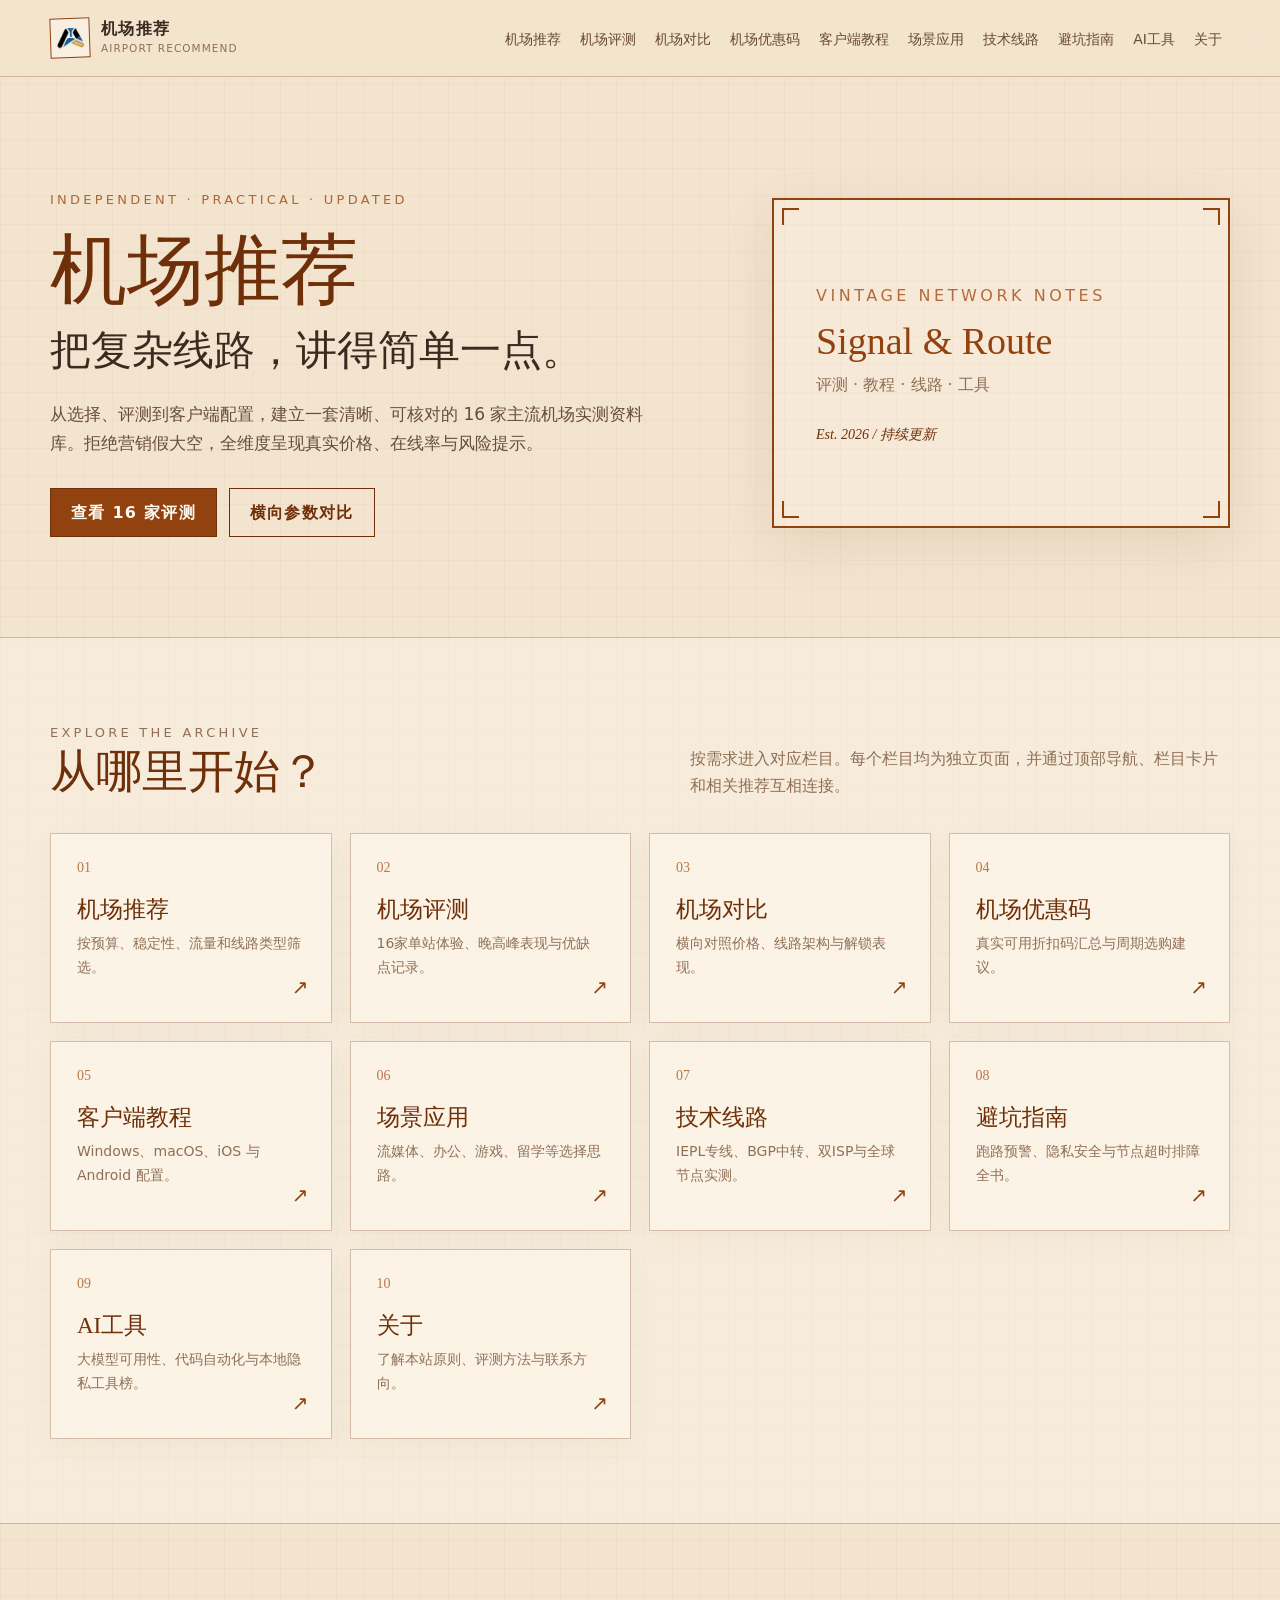
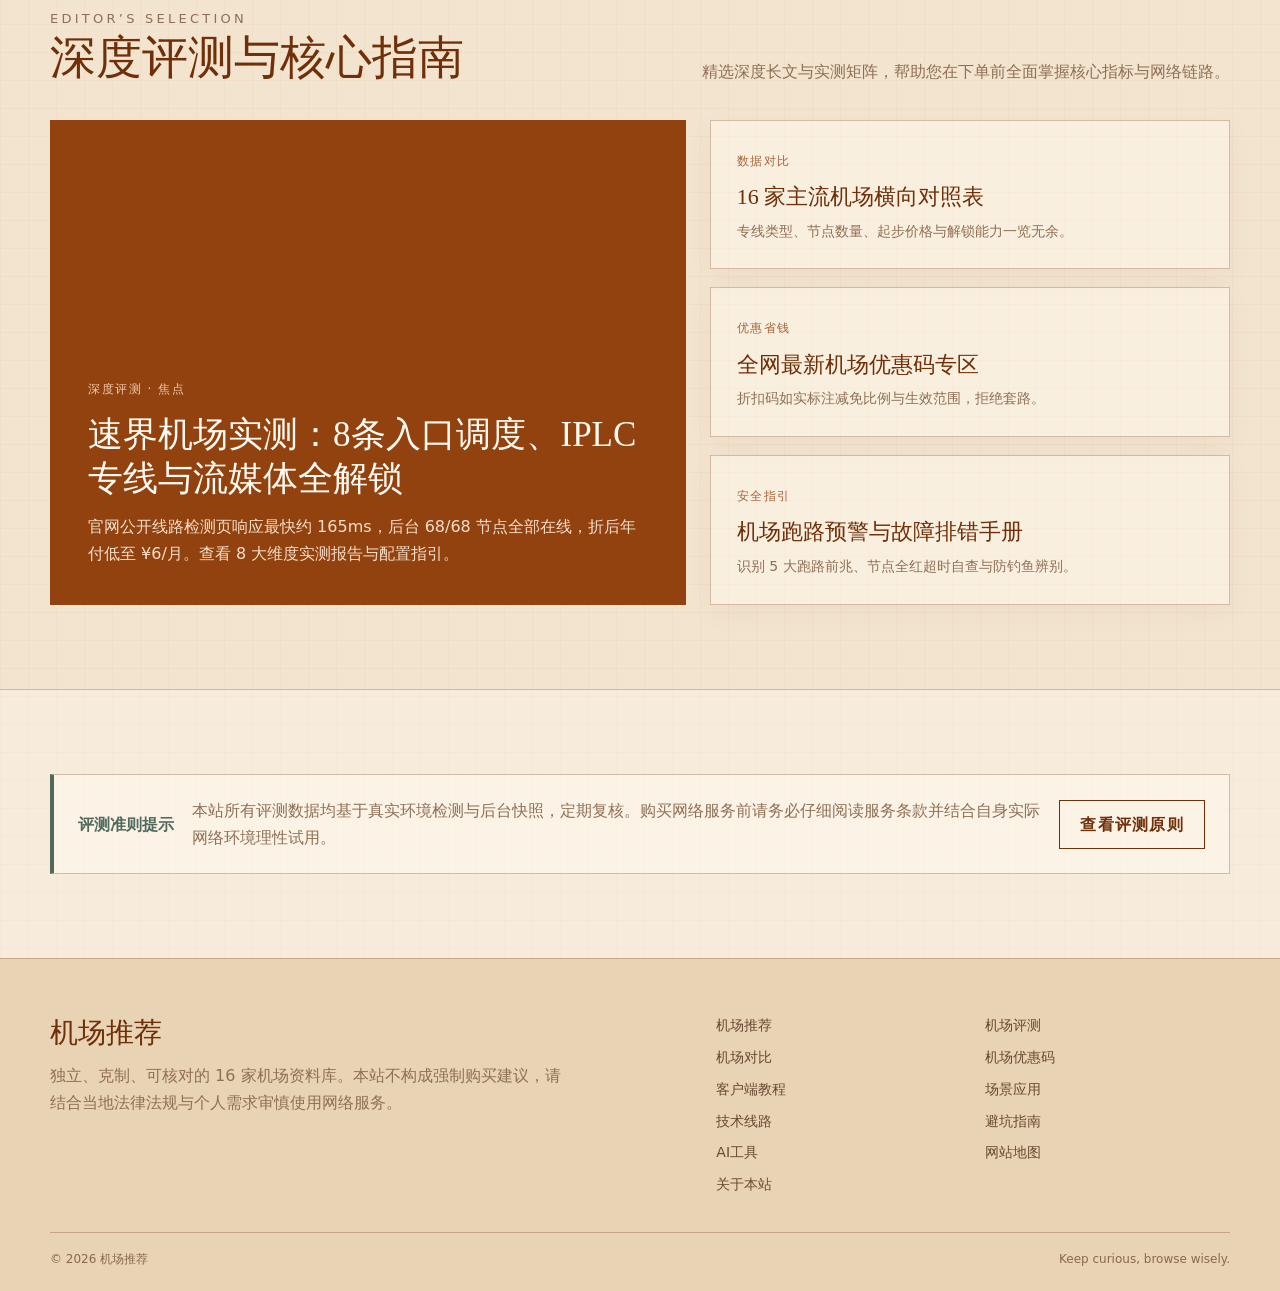
<file: index.html>
<!doctype html>
<html lang="zh-CN">
<head>
  <meta charset="utf-8">
  <meta name="viewport" content="width=device-width, initial-scale=1">
  <title>机场推荐｜16家主流机场独立深度评测与使用指南</title>
  <meta name="description" content="机场推荐官方网站（jichang-tuijian.cc）：收录16家主流网络服务真实后台数据、套餐价格、节点延迟、Netflix与ChatGPT流媒体/AI解锁能力全维度分析与避坑指南。">
  <meta name="keywords" content="机场推荐, 2026机场推荐, 机场评测, 节点推荐, IPLC专线, IEPL专线, 科学上网, ChatGPT节点, Claude专线, 奈飞解锁, 机场优惠码, 机场对比, 客户端教程">
  <link rel="canonical" href="https://jichang-tuijian.cc/">
  
  <!-- GEO Meta Tags (Geographic & Regional Targeting) -->
  <meta name="geo.region" content="HK">
  <meta name="geo.placename" content="Hong Kong">
  <meta name="geo.position" content="22.3193;114.1694">
  <meta name="ICBM" content="22.3193, 114.1694">

  <!-- Open Graph & Social Cards -->
  <meta property="og:type" content="website">
  <meta property="og:site_name" content="机场推荐">
  <meta property="og:title" content="机场推荐｜16家主流机场独立深度评测与使用指南">
  <meta property="og:description" content="机场推荐官方网站（jichang-tuijian.cc）：收录16家主流网络服务真实后台数据、套餐价格、节点延迟、Netflix与ChatGPT流媒体/AI解锁能力全维度分析与避坑指南。">
  <meta property="og:url" content="https://jichang-tuijian.cc/">
  <meta property="og:image" content="https://jichang-tuijian.cc/assets/logo-icon.png">
  <meta name="twitter:card" content="summary_large_image">
  <meta name="twitter:title" content="机场推荐｜16家主流机场独立深度评测与使用指南">
  <meta name="twitter:description" content="机场推荐官方网站：收录16家主流网络服务真实后台数据、套餐价格、节点延迟与避坑指南。">
  <meta name="twitter:image" content="https://jichang-tuijian.cc/assets/logo-icon.png">

  <!-- GEO & Search Engine Schema.org JSON-LD -->
  <script type="application/ld+json">
  {
    "@context": "https://schema.org",
    "@graph": [
      {
        "@type": "WebSite",
        "@id": "https://jichang-tuijian.cc/#website",
        "url": "https://jichang-tuijian.cc/",
        "name": "机场推荐",
        "alternateName": ["AIRPORT RECOMMEND", "jichang-tuijian.cc"],
        "description": "独立客观的 16 家主流加速服务与专线深度评测、优惠码及客户端配置指南。",
        "inLanguage": "zh-CN"
      },
      {
        "@type": "Organization",
        "@id": "https://jichang-tuijian.cc/#organization",
        "name": "机场推荐",
        "url": "https://jichang-tuijian.cc/",
        "logo": {
          "@type": "ImageObject",
          "url": "https://jichang-tuijian.cc/assets/logo-icon.png"
        }
      }
    ]
  }
  </script>

  <link rel="stylesheet" href="assets/styles.css">
</head>
<body data-page="home">
  <a class="skip-link" href="#main">跳到主要内容</a>
  <header class="site-header">
    <div class="nav-wrap">
      <a class="brand" href="index.html" aria-label="机场推荐首页"><span class="brand-mark"><img class="brand-icon" src="assets/logo-icon.png" alt="机场推荐 Logo" width="27" height="20"></span><span class="brand-copy"><strong>机场推荐</strong><small>AIRPORT RECOMMEND</small></span></a>
      <button class="menu-toggle" type="button" aria-expanded="false" aria-controls="site-nav">菜单</button>
      <nav class="site-nav" id="site-nav" aria-label="主导航">
        <a data-page="recommend" href="recommend.html">机场推荐</a><a data-page="reviews" href="reviews.html">机场评测</a><a data-page="compare" href="compare.html">机场对比</a><a data-page="coupons" href="coupons.html">机场优惠码</a><a data-page="clients" href="clients.html">客户端教程</a><a data-page="scenarios" href="scenarios.html">场景应用</a><a data-page="routes" href="routes.html">技术线路</a><a data-page="pitfalls" href="pitfalls.html">避坑指南</a><a data-page="ai-tools" href="ai-tools.html">AI工具</a><a data-page="about" href="about.html">关于</a>
      </nav>
    </div>
  </header>

  <main id="main">
    <section class="hero">
      <div class="reveal">
        <p class="eyebrow">Independent · Practical · Updated</p>
        <h1>机场推荐<span>把复杂线路，讲得简单一点。</span></h1>
        <p class="hero-lead">从选择、评测到客户端配置，建立一套清晰、可核对的 16 家主流机场实测资料库。拒绝营销假大空，全维度呈现真实价格、在线率与风险提示。</p>
        <div class="button-row"><a class="button" href="reviews.html">查看 16 家评测</a><a class="button ghost" href="compare.html">横向参数对比</a></div>
      </div>
      <div class="retro-frame reveal" aria-label="网站定位卡片"><span class="frame-corners" aria-hidden="true"></span><span class="label">VINTAGE NETWORK NOTES</span><h2>Signal & Route</h2><p>评测 · 教程 · 线路 · 工具</p><span class="frame-stamp">Est. 2026 / 持续更新</span></div>
    </section>

    <section class="section alt" id="categories">
      <div class="container">
        <div class="section-heading reveal"><div><p class="eyebrow">Explore the archive</p><h2>从哪里开始？</h2></div><p>按需求进入对应栏目。每个栏目均为独立页面，并通过顶部导航、栏目卡片和相关推荐互相连接。</p></div>
        <div class="category-grid">
          <a class="category-card reveal" href="recommend.html"><span class="number">01</span><h3>机场推荐</h3><p>按预算、稳定性、流量和线路类型筛选。</p><span class="arrow">↗</span></a>
          <a class="category-card reveal" href="reviews.html"><span class="number">02</span><h3>机场评测</h3><p>16家单站体验、晚高峰表现与优缺点记录。</p><span class="arrow">↗</span></a>
          <a class="category-card reveal" href="compare.html"><span class="number">03</span><h3>机场对比</h3><p>横向对照价格、线路架构与解锁表现。</p><span class="arrow">↗</span></a>
          <a class="category-card reveal" href="coupons.html"><span class="number">04</span><h3>机场优惠码</h3><p>真实可用折扣码汇总与周期选购建议。</p><span class="arrow">↗</span></a>
          <a class="category-card reveal" href="clients.html"><span class="number">05</span><h3>客户端教程</h3><p>Windows、macOS、iOS 与 Android 配置。</p><span class="arrow">↗</span></a>
          <a class="category-card reveal" href="scenarios.html"><span class="number">06</span><h3>场景应用</h3><p>流媒体、办公、游戏、留学等选择思路。</p><span class="arrow">↗</span></a>
          <a class="category-card reveal" href="routes.html"><span class="number">07</span><h3>技术线路</h3><p>IEPL专线、BGP中转、双ISP与全球节点实测。</p><span class="arrow">↗</span></a>
          <a class="category-card reveal" href="pitfalls.html"><span class="number">08</span><h3>避坑指南</h3><p>跑路预警、隐私安全与节点超时排障全书。</p><span class="arrow">↗</span></a>
          <a class="category-card reveal" href="ai-tools.html"><span class="number">09</span><h3>AI工具</h3><p>大模型可用性、代码自动化与本地隐私工具榜。</p><span class="arrow">↗</span></a>
          <a class="category-card reveal" href="about.html"><span class="number">10</span><h3>关于</h3><p>了解本站原则、评测方法与联系方向。</p><span class="arrow">↗</span></a>
        </div>
      </div>
    </section>

    <section class="section">
      <div class="container">
        <div class="section-heading reveal"><div><p class="eyebrow">Editor’s selection</p><h2>深度评测与核心指南</h2></div><p>精选深度长文与实测矩阵，帮助您在下单前全面掌握核心指标与网络链路。</p></div>
        <div class="feature-grid">
          <a class="feature-main reveal" href="review.html?id=speed"><span class="tag">深度评测 · 焦点</span><h3>速界机场实测：8条入口调度、IPLC专线与流媒体全解锁</h3><p>官网公开线路检测页响应最快约 165ms，后台 68/68 节点全部在线，折后年付低至 ¥6/月。查看 8 大维度实测报告与配置指引。</p></a>
          <div class="feature-stack">
            <a class="content-card reveal" href="compare.html"><span class="meta">数据对比</span><h3>16 家主流机场横向对照表</h3><p>专线类型、节点数量、起步价格与解锁能力一览无余。</p></a>
            <a class="content-card reveal" href="coupons.html"><span class="meta">优惠省钱</span><h3>全网最新机场优惠码专区</h3><p>折扣码如实标注减免比例与生效范围，拒绝套路。</p></a>
            <a class="content-card reveal" href="pitfalls.html"><span class="meta">安全指引</span><h3>机场跑路预警与故障排错手册</h3><p>识别 5 大跑路前兆、节点全红超时自查与防钓鱼辨别。</p></a>
          </div>
        </div>
      </div>
    </section>

    <section class="section alt">
      <div class="container"><div class="notice reveal"><strong>评测准则提示</strong><p>本站所有评测数据均基于真实环境检测与后台快照，定期复核。购买网络服务前请务必仔细阅读服务条款并结合自身实际网络环境理性试用。</p><a class="button ghost" href="about.html">查看评测原则</a></div></div>
    </section>
  </main>

  <footer class="site-footer"><div class="container"><div class="footer-main"><div><h2>机场推荐</h2><p>独立、克制、可核对的 16 家机场资料库。本站不构成强制购买建议，请结合当地法律法规与个人需求审慎使用网络服务。</p></div><nav class="footer-links" aria-label="页脚导航"><a href="recommend.html">机场推荐</a><a href="reviews.html">机场评测</a><a href="compare.html">机场对比</a><a href="coupons.html">机场优惠码</a><a href="clients.html">客户端教程</a><a href="scenarios.html">场景应用</a><a href="routes.html">技术线路</a><a href="pitfalls.html">避坑指南</a><a href="ai-tools.html">AI工具</a><a href="sitemap.html">网站地图</a><a href="about.html">关于本站</a></nav></div><div class="footer-bottom"><span>© <span data-year></span> 机场推荐</span><span>Keep curious, browse wisely.</span></div></div></footer>
  <script src="assets/site.js"></script>
</body>
</html>
</file>
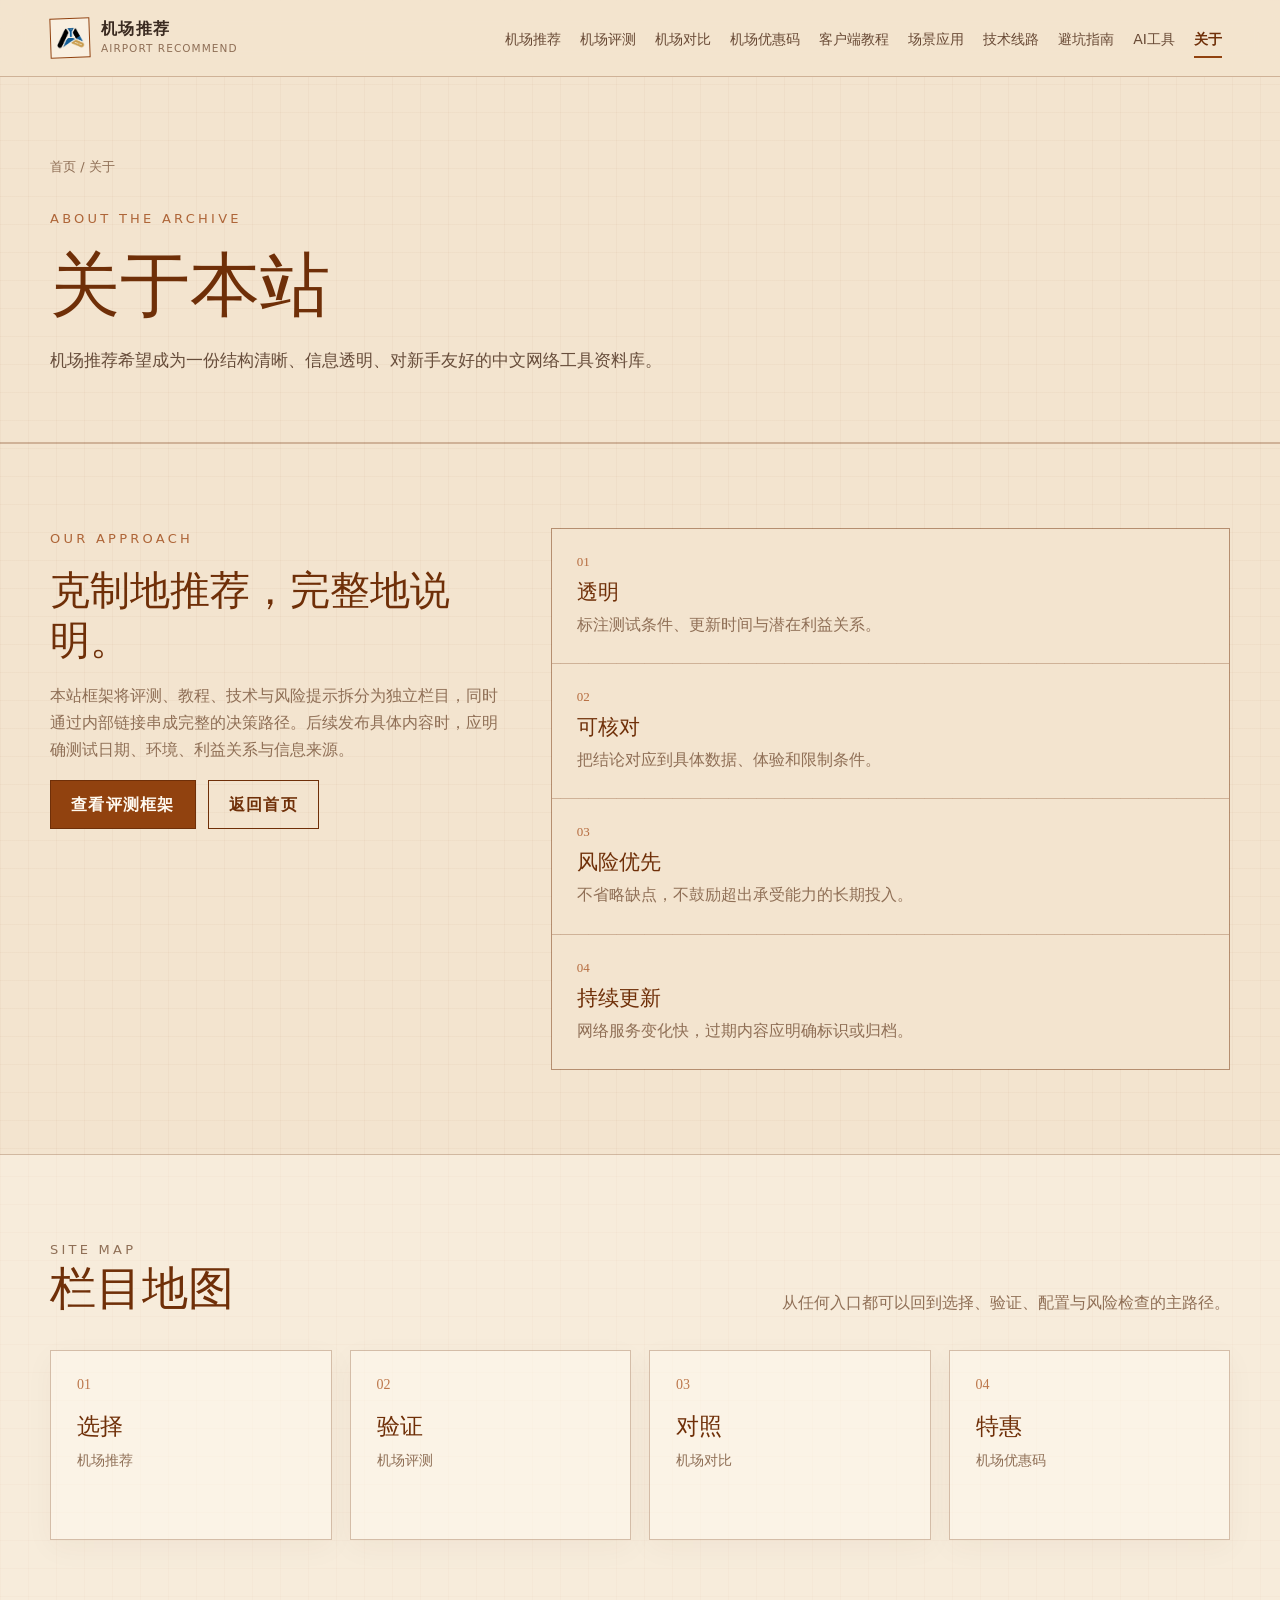
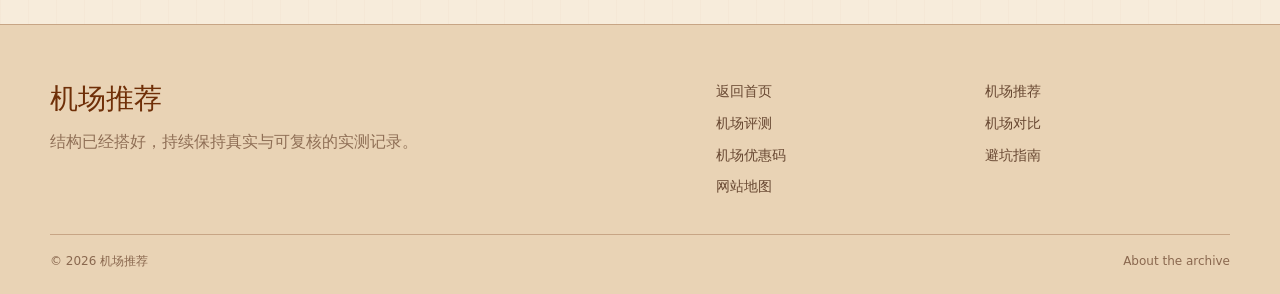
<file: about.html>
<!doctype html><html lang="zh-CN"><head><meta charset="utf-8"><meta name="viewport" content="width=device-width, initial-scale=1">
<title>关于本站｜评测方法·内容原则与数据来源｜机场推荐</title>
<meta name="description" content="关于机场推荐网（jichang-tuijian.cc）：致力于构建结构清晰、信息透明、可复核的中文网络服务与专线加速资料库。">
<link rel="canonical" href="https://jichang-tuijian.cc/about.html">
<meta name="geo.region" content="HK">
<meta name="geo.placename" content="Hong Kong">
<meta name="geo.position" content="22.3193;114.1694">
<meta name="ICBM" content="22.3193, 114.1694">
<meta property="og:type" content="website">
<meta property="og:site_name" content="机场推荐">
<meta property="og:title" content="关于本站｜评测方法·内容原则与数据来源">
<meta property="og:description" content="克制地推荐，完整地说明。构建真实可复核的评测资料库。">
<meta property="og:url" content="https://jichang-tuijian.cc/about.html">
<meta property="og:image" content="https://jichang-tuijian.cc/assets/logo-icon.png">
<link rel="stylesheet" href="assets/styles.css"></head><body data-page="about">
<a class="skip-link" href="#main">跳到主要内容</a><header class="site-header"><div class="nav-wrap"><a class="brand" href="index.html" aria-label="机场推荐首页"><span class="brand-mark"><img class="brand-icon" src="assets/logo-icon.png" alt="机场推荐 Logo" width="27" height="20"></span><span class="brand-copy"><strong>机场推荐</strong><small>AIRPORT RECOMMEND</small></span></a><button class="menu-toggle" type="button" aria-expanded="false" aria-controls="site-nav">菜单</button><nav class="site-nav" id="site-nav"><a data-page="recommend" href="recommend.html">机场推荐</a><a data-page="reviews" href="reviews.html">机场评测</a><a data-page="compare" href="compare.html">机场对比</a><a data-page="coupons" href="coupons.html">机场优惠码</a><a data-page="clients" href="clients.html">客户端教程</a><a data-page="scenarios" href="scenarios.html">场景应用</a><a data-page="routes" href="routes.html">技术线路</a><a data-page="pitfalls" href="pitfalls.html">避坑指南</a><a data-page="ai-tools" href="ai-tools.html">AI工具</a><a data-page="about" href="about.html">关于</a></nav></div></header>
<main id="main"><section class="page-hero"><div class="container"><div class="breadcrumbs"><a href="index.html">首页</a> / 关于</div><p class="eyebrow">About the archive</p><h1>关于本站</h1><p class="intro">机场推荐希望成为一份结构清晰、信息透明、对新手友好的中文网络工具资料库。</p></div></section>
<section class="section"><div class="container about-grid"><div><p class="eyebrow">Our approach</p><h2 style="margin:0;color:var(--rust-dark);font:500 40px/1.25 Georgia,'Songti SC',serif">克制地推荐，完整地说明。</h2><p style="color:var(--muted)">本站框架将评测、教程、技术与风险提示拆分为独立栏目，同时通过内部链接串成完整的决策路径。后续发布具体内容时，应明确测试日期、环境、利益关系与信息来源。</p><div class="button-row"><a class="button" href="reviews.html">查看评测框架</a><a class="button ghost" href="index.html">返回首页</a></div></div>
<div class="principles"><article class="principle"><h3>透明</h3><p>标注测试条件、更新时间与潜在利益关系。</p></article><article class="principle"><h3>可核对</h3><p>把结论对应到具体数据、体验和限制条件。</p></article><article class="principle"><h3>风险优先</h3><p>不省略缺点，不鼓励超出承受能力的长期投入。</p></article><article class="principle"><h3>持续更新</h3><p>网络服务变化快，过期内容应明确标识或归档。</p></article></div></div></section>
<section class="section alt"><div class="container"><div class="section-heading"><div><p class="eyebrow">Site map</p><h2>栏目地图</h2></div><p>从任何入口都可以回到选择、验证、配置与风险检查的主路径。</p></div><div class="category-grid"><a class="category-card" href="recommend.html"><span class="number">01</span><h3>选择</h3><p>机场推荐</p></a><a class="category-card" href="reviews.html"><span class="number">02</span><h3>验证</h3><p>机场评测</p></a><a class="category-card" href="compare.html"><span class="number">03</span><h3>对照</h3><p>机场对比</p></a><a class="category-card" href="coupons.html"><span class="number">04</span><h3>特惠</h3><p>机场优惠码</p></a></div></div></section></main>
<footer class="site-footer"><div class="container"><div class="footer-main"><div><h2>机场推荐</h2><p>结构已经搭好，持续保持真实与可复核的实测记录。</p></div><nav class="footer-links"><a href="index.html">返回首页</a><a href="recommend.html">机场推荐</a><a href="reviews.html">机场评测</a><a href="compare.html">机场对比</a><a href="coupons.html">机场优惠码</a><a href="pitfalls.html">避坑指南</a><a href="sitemap.html">网站地图</a></nav></div><div class="footer-bottom"><span>© <span data-year></span> 机场推荐</span><span>About the archive</span></div></div></footer><script src="assets/site.js"></script></body></html>
</file>
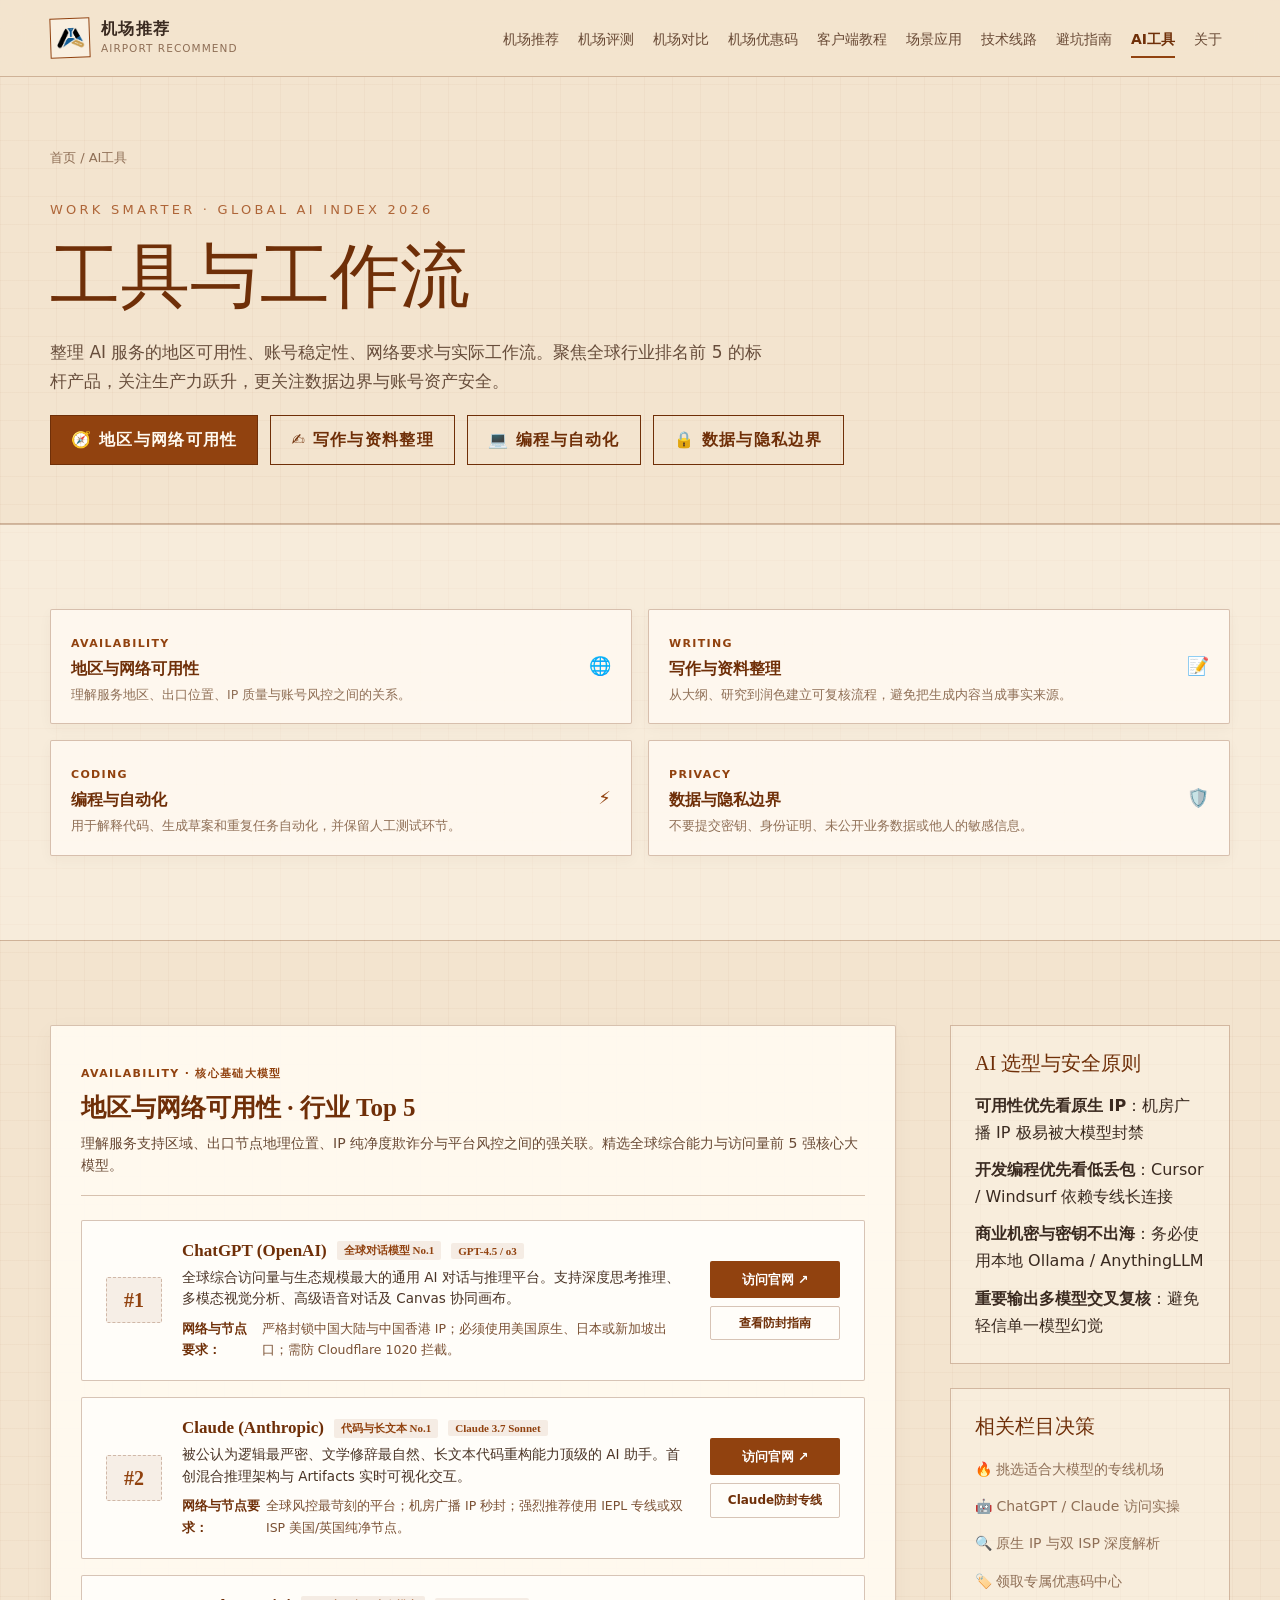
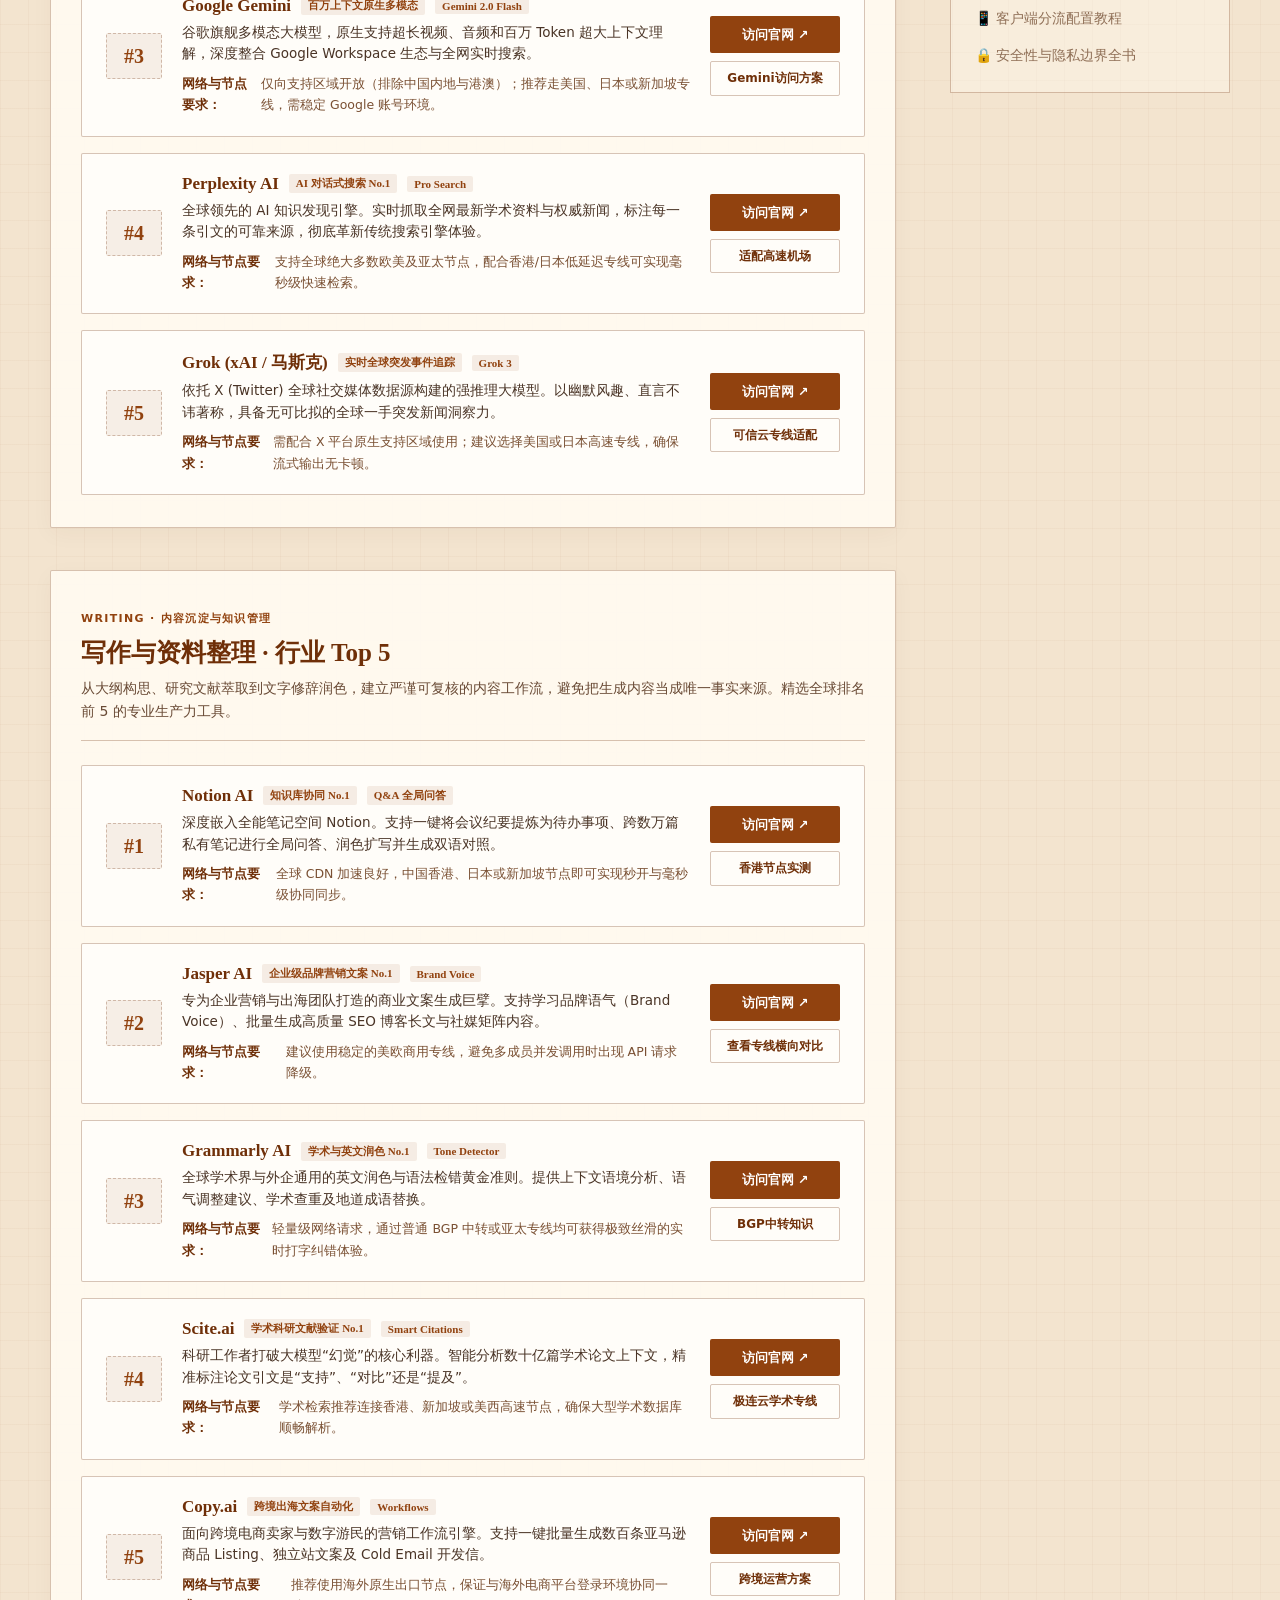
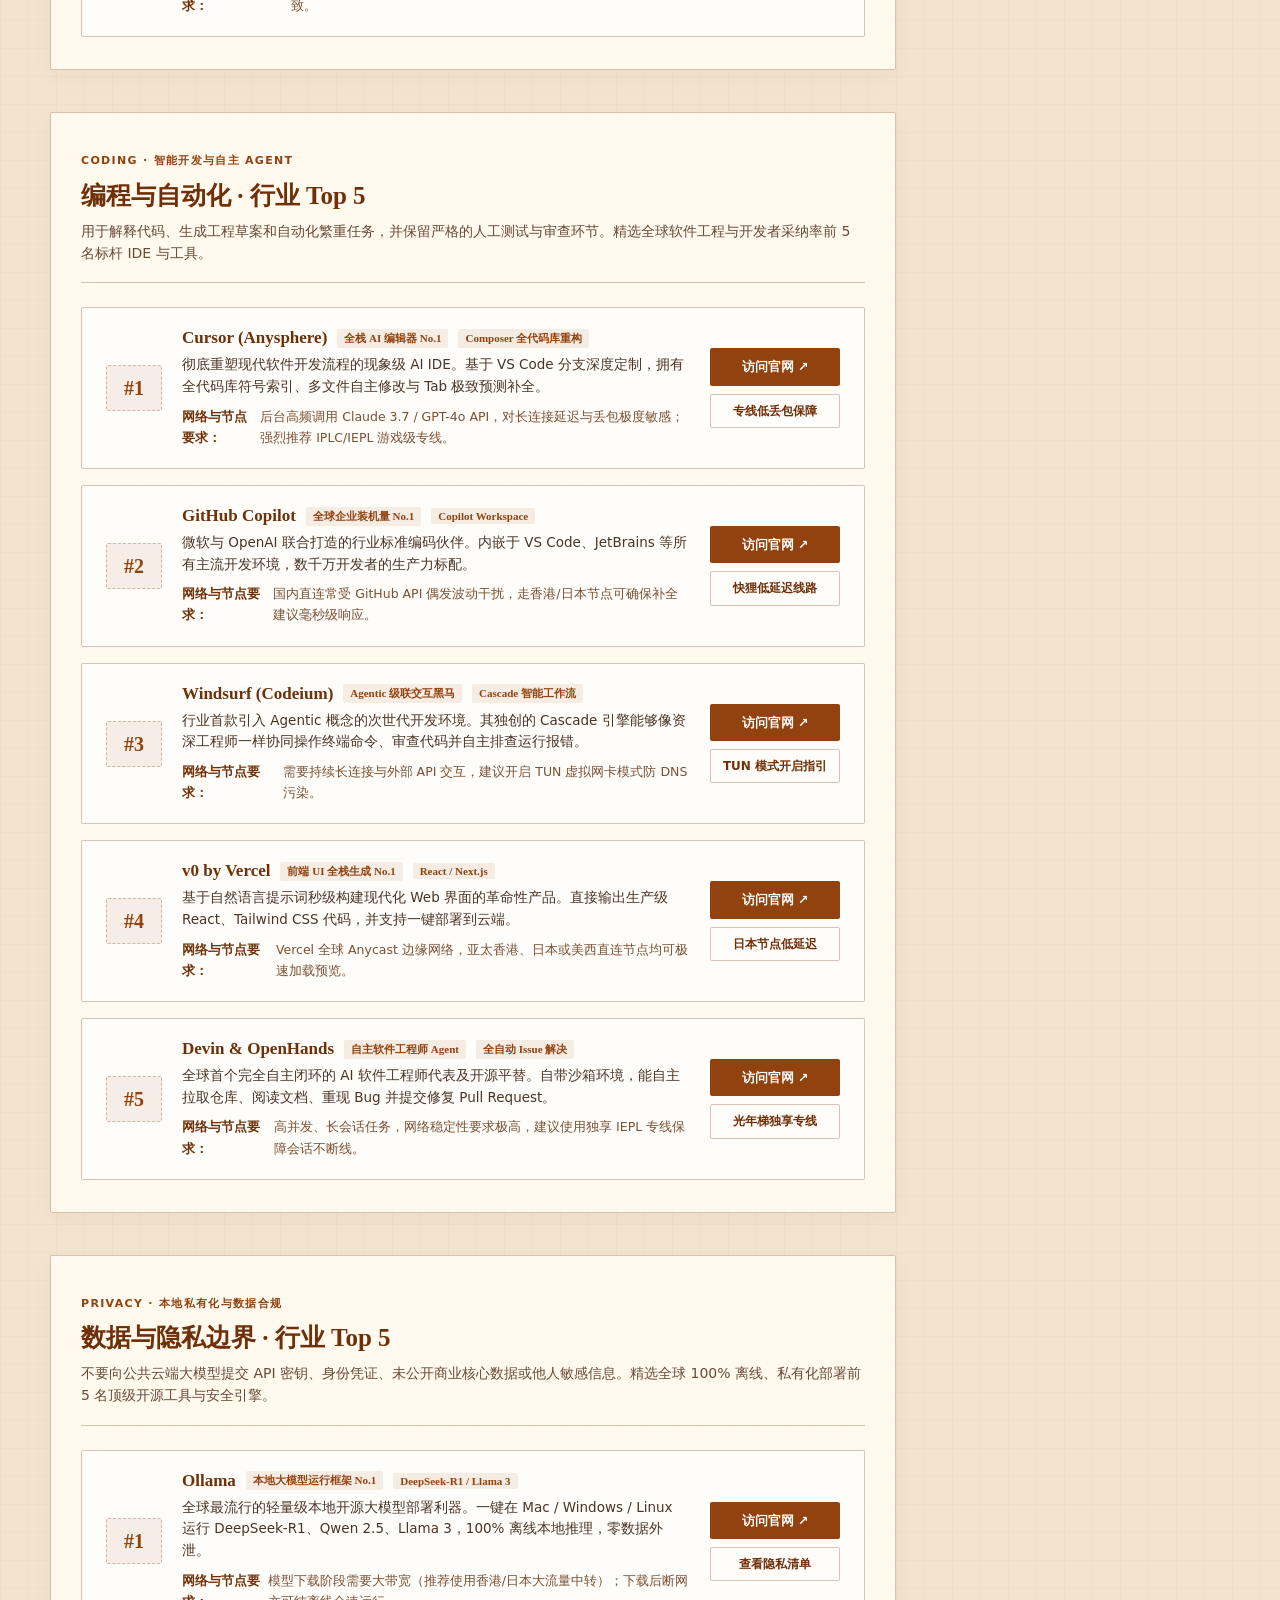
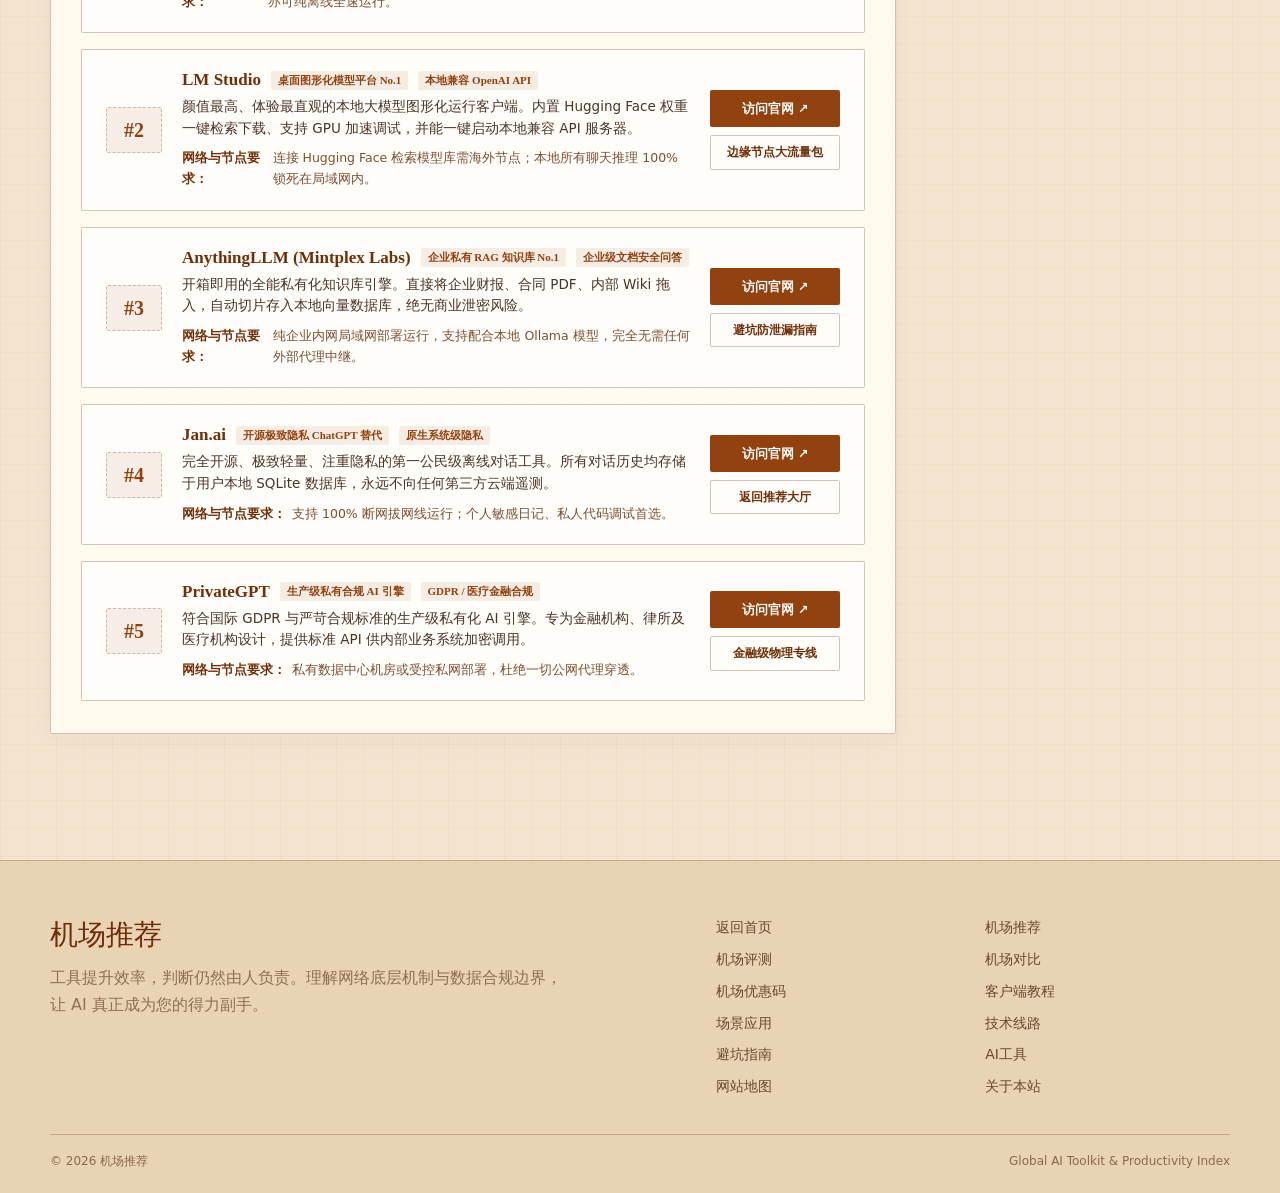
<file: ai-tools.html>
<!doctype html>
<html lang="zh-CN">
<head>
  <meta charset="utf-8">
  <meta name="viewport" content="width=device-width, initial-scale=1">
  <title>AI 工具与工作流精选榜｜ChatGPT·Claude·Cursor·Ollama 等 20 款全球顶尖工具｜机场推荐</title>
  <meta name="description" content="AI 工具与高效工作流精选导航：涵盖地区与网络可用性、写作与资料整理、编程与自动化、数据与隐私边界 4 大核心领域各前 5 名行业顶尖 AI 工具，深度解析网络要求、风控规避与原生节点适配。">
  <meta name="keywords" content="AI工具导航, ChatGPT, Claude, Cursor, Ollama, AI工作流, 大模型可用性, AI写作, AI编程">
  <link rel="canonical" href="https://jichang-tuijian.cc/ai-tools.html">
  
  <!-- GEO Meta Tags -->
  <meta name="geo.region" content="HK">
  <meta name="geo.placename" content="Hong Kong">
  <meta name="geo.position" content="22.3193;114.1694">
  <meta name="ICBM" content="22.3193, 114.1694">

  <!-- Open Graph & Social Cards -->
  <meta property="og:type" content="article">
  <meta property="og:site_name" content="机场推荐">
  <meta property="og:title" content="AI 工具与工作流精选榜｜ChatGPT·Claude·Cursor·Ollama">
  <meta property="og:description" content="4大核心领域各前5名（共20款）全球顶尖AI工具导航：网络可用性与本地隐私。">
  <meta property="og:url" content="https://jichang-tuijian.cc/ai-tools.html">
  <meta property="og:image" content="https://jichang-tuijian.cc/assets/logo-icon.png">
  <meta name="twitter:card" content="summary_large_image">
  <meta name="twitter:title" content="AI 工具与工作流精选榜｜机场推荐">
  <meta name="twitter:description" content="20款全球顶尖AI工具深度评选与网络配置。">
  <meta name="twitter:image" content="https://jichang-tuijian.cc/assets/logo-icon.png">

  <!-- Breadcrumb Schema.org JSON-LD -->
  <script type="application/ld+json">
  {
    "@context": "https://schema.org",
    "@type": "BreadcrumbList",
    "itemListElement": [
      {
        "@type": "ListItem",
        "position": 1,
        "name": "首页",
        "item": "https://jichang-tuijian.cc/"
      },
      {
        "@type": "ListItem",
        "position": 2,
        "name": "AI工具",
        "item": "https://jichang-tuijian.cc/ai-tools.html"
      }
    ]
  }
  </script>

  <link rel="stylesheet" href="assets/styles.css">
  <link rel="stylesheet" href="assets/review.css">
</head>
<body data-page="ai-tools">
  <a class="skip-link" href="#main">跳到主要内容</a>

  <header class="site-header">
    <div class="nav-wrap">
      <a class="brand" href="index.html" aria-label="机场推荐首页">
        <span class="brand-mark"><img class="brand-icon" src="assets/logo-icon.png" alt="机场推荐 Logo" width="27" height="20"></span>
        <span class="brand-copy"><strong>机场推荐</strong><small>AIRPORT RECOMMEND</small></span>
      </a>
      <button class="menu-toggle" type="button" aria-expanded="false" aria-controls="site-nav">菜单</button>
      <nav class="site-nav" id="site-nav" aria-label="主导航">
        <a data-page="recommend" href="recommend.html">机场推荐</a>
        <a data-page="reviews" href="reviews.html">机场评测</a>
        <a data-page="compare" href="compare.html">机场对比</a>
        <a data-page="coupons" href="coupons.html">机场优惠码</a>
        <a data-page="clients" href="clients.html">客户端教程</a>
        <a data-page="scenarios" href="scenarios.html">场景应用</a>
        <a data-page="routes" href="routes.html">技术线路</a>
        <a data-page="pitfalls" href="pitfalls.html">避坑指南</a>
        <a data-page="ai-tools" href="ai-tools.html">AI工具</a>
        <a data-page="about" href="about.html">关于</a>
      </nav>
    </div>
  </header>

  <main id="main">
    <!-- Hero Section -->
    <section class="page-hero">
      <div class="container">
        <div class="breadcrumbs"><a href="index.html">首页</a> / AI工具</div>
        <p class="eyebrow">Work Smarter · Global AI Index 2026</p>
        <h1>工具与工作流</h1>
        <p class="intro">整理 AI 服务的地区可用性、账号稳定性、网络要求与实际工作流。聚焦全球行业排名前 5 的标杆产品，关注生产力跃升，更关注数据边界与账号资产安全。</p>
        <div class="button-row" style="margin-top:20px">
          <a class="button" href="#availability">🧭 地区与网络可用性</a>
          <a class="button ghost" href="#writing">✍️ 写作与资料整理</a>
          <a class="button ghost" href="#coding">💻 编程与自动化</a>
          <a class="button ghost" href="#privacy">🔒 数据与隐私边界</a>
        </div>
      </div>
    </section>

    <!-- 4 Core Categories Quick Jump -->
    <section class="section alt">
      <div class="container">
        <div class="scenario-quicknav-grid" style="grid-template-columns: repeat(2, 1fr); margin:0;">
          <a class="scenario-quicknav-card" href="#availability">
            <div>
              <span class="ai-module-meta">AVAILABILITY</span>
              <h4 style="margin-top:4px;">地区与网络可用性</h4>
              <p style="margin:4px 0 0;font-size:12.5px;color:var(--muted);">理解服务地区、出口位置、IP 质量与账号风控之间的关系。</p>
            </div>
            <span class="nav-icon">🌐</span>
          </a>
          <a class="scenario-quicknav-card" href="#writing">
            <div>
              <span class="ai-module-meta">WRITING</span>
              <h4 style="margin-top:4px;">写作与资料整理</h4>
              <p style="margin:4px 0 0;font-size:12.5px;color:var(--muted);">从大纲、研究到润色建立可复核流程，避免把生成内容当成事实来源。</p>
            </div>
            <span class="nav-icon">📝</span>
          </a>
          <a class="scenario-quicknav-card" href="#coding">
            <div>
              <span class="ai-module-meta">CODING</span>
              <h4 style="margin-top:4px;">编程与自动化</h4>
              <p style="margin:4px 0 0;font-size:12.5px;color:var(--muted);">用于解释代码、生成草案和重复任务自动化，并保留人工测试环节。</p>
            </div>
            <span class="nav-icon">⚡</span>
          </a>
          <a class="scenario-quicknav-card" href="#privacy">
            <div>
              <span class="ai-module-meta">PRIVACY</span>
              <h4 style="margin-top:4px;">数据与隐私边界</h4>
              <p style="margin:4px 0 0;font-size:12.5px;color:var(--muted);">不要提交密钥、身份证明、未公开业务数据或他人的敏感信息。</p>
            </div>
            <span class="nav-icon">🛡️</span>
          </a>
        </div>
      </div>
    </section>

    <!-- Main Content Layout -->
    <section class="section">
      <div class="container page-layout">
        <div style="min-width:0">

          <!-- =================================================================
               MODULE 1: AVAILABILITY 地区与网络可用性 (TOP 5)
               ================================================================= -->
          <section class="ai-section-module" id="availability">
            <header class="ai-module-header">
              <span class="ai-module-meta">AVAILABILITY · 核心基础大模型</span>
              <h2>地区与网络可用性 · 行业 Top 5</h2>
              <p>理解服务支持区域、出口节点地理位置、IP 纯净度欺诈分与平台风控之间的强关联。精选全球综合能力与访问量前 5 强核心大模型。</p>
            </header>

            <div class="ai-tool-list">
              <!-- #1 ChatGPT -->
              <div class="ai-tool-card">
                <div class="ai-rank-badge">#1</div>
                <div class="ai-tool-info">
                  <h3>
                    <span>ChatGPT (OpenAI)</span>
                    <span class="ai-tool-tag">全球对话模型 No.1</span>
                    <span class="ai-tool-tag">GPT-4.5 / o3</span>
                  </h3>
                  <p class="ai-tool-desc">全球综合访问量与生态规模最大的通用 AI 对话与推理平台。支持深度思考推理、多模态视觉分析、高级语音对话及 Canvas 协同画布。</p>
                  <div class="ai-tool-netreq">
                    <strong>网络与节点要求：</strong>严格封锁中国大陆与中国香港 IP；必须使用美国原生、日本或新加坡出口；需防 Cloudflare 1020 拦截。
                  </div>
                </div>
                <div class="ai-tool-actions">
                  <a class="ai-btn-primary" href="https://chatgpt.com" target="_blank" rel="noopener">访问官网 ↗</a>
                  <a class="ai-btn-sub" href="scenarios.html#chatgpt">查看防封指南</a>
                </div>
              </div>

              <!-- #2 Claude -->
              <div class="ai-tool-card">
                <div class="ai-rank-badge">#2</div>
                <div class="ai-tool-info">
                  <h3>
                    <span>Claude (Anthropic)</span>
                    <span class="ai-tool-tag">代码与长文本 No.1</span>
                    <span class="ai-tool-tag">Claude 3.7 Sonnet</span>
                  </h3>
                  <p class="ai-tool-desc">被公认为逻辑最严密、文学修辞最自然、长文本代码重构能力顶级的 AI 助手。首创混合推理架构与 Artifacts 实时可视化交互。</p>
                  <div class="ai-tool-netreq">
                    <strong>网络与节点要求：</strong>全球风控最苛刻的平台；机房广播 IP 秒封；强烈推荐使用 IEPL 专线或双 ISP 美国/英国纯净节点。
                  </div>
                </div>
                <div class="ai-tool-actions">
                  <a class="ai-btn-primary" href="https://claude.ai" target="_blank" rel="noopener">访问官网 ↗</a>
                  <a class="ai-btn-sub" href="scenarios.html#claude">Claude防封专线</a>
                </div>
              </div>

              <!-- #3 Google Gemini -->
              <div class="ai-tool-card">
                <div class="ai-rank-badge">#3</div>
                <div class="ai-tool-info">
                  <h3>
                    <span>Google Gemini</span>
                    <span class="ai-tool-tag">百万上下文原生多模态</span>
                    <span class="ai-tool-tag">Gemini 2.0 Flash</span>
                  </h3>
                  <p class="ai-tool-desc">谷歌旗舰多模态大模型，原生支持超长视频、音频和百万 Token 超大上下文理解，深度整合 Google Workspace 生态与全网实时搜索。</p>
                  <div class="ai-tool-netreq">
                    <strong>网络与节点要求：</strong>仅向支持区域开放（排除中国内地与港澳）；推荐走美国、日本或新加坡专线，需稳定 Google 账号环境。
                  </div>
                </div>
                <div class="ai-tool-actions">
                  <a class="ai-btn-primary" href="https://gemini.google.com" target="_blank" rel="noopener">访问官网 ↗</a>
                  <a class="ai-btn-sub" href="scenarios.html#gemini">Gemini访问方案</a>
                </div>
              </div>

              <!-- #4 Perplexity AI -->
              <div class="ai-tool-card">
                <div class="ai-rank-badge">#4</div>
                <div class="ai-tool-info">
                  <h3>
                    <span>Perplexity AI</span>
                    <span class="ai-tool-tag">AI 对话式搜索 No.1</span>
                    <span class="ai-tool-tag">Pro Search</span>
                  </h3>
                  <p class="ai-tool-desc">全球领先的 AI 知识发现引擎。实时抓取全网最新学术资料与权威新闻，标注每一条引文的可靠来源，彻底革新传统搜索引擎体验。</p>
                  <div class="ai-tool-netreq">
                    <strong>网络与节点要求：</strong>支持全球绝大多数欧美及亚太节点，配合香港/日本低延迟专线可实现毫秒级快速检索。
                  </div>
                </div>
                <div class="ai-tool-actions">
                  <a class="ai-btn-primary" href="https://www.perplexity.ai" target="_blank" rel="noopener">访问官网 ↗</a>
                  <a class="ai-btn-sub" href="review.html?id=speed">适配高速机场</a>
                </div>
              </div>

              <!-- #5 Grok -->
              <div class="ai-tool-card">
                <div class="ai-rank-badge">#5</div>
                <div class="ai-tool-info">
                  <h3>
                    <span>Grok (xAI / 马斯克)</span>
                    <span class="ai-tool-tag">实时全球突发事件追踪</span>
                    <span class="ai-tool-tag">Grok 3</span>
                  </h3>
                  <p class="ai-tool-desc">依托 X (Twitter) 全球社交媒体数据源构建的强推理大模型。以幽默风趣、直言不讳著称，具备无可比拟的全球一手突发新闻洞察力。</p>
                  <div class="ai-tool-netreq">
                    <strong>网络与节点要求：</strong>需配合 X 平台原生支持区域使用；建议选择美国或日本高速专线，确保流式输出无卡顿。
                  </div>
                </div>
                <div class="ai-tool-actions">
                  <a class="ai-btn-primary" href="https://x.ai" target="_blank" rel="noopener">访问官网 ↗</a>
                  <a class="ai-btn-sub" href="review.html?id=kexin">可信云专线适配</a>
                </div>
              </div>
            </div>
          </section>

          <!-- =================================================================
               MODULE 2: WRITING 写作与资料整理 (TOP 5)
               ================================================================= -->
          <section class="ai-section-module" id="writing">
            <header class="ai-module-header">
              <span class="ai-module-meta">WRITING · 内容沉淀与知识管理</span>
              <h2>写作与资料整理 · 行业 Top 5</h2>
              <p>从大纲构思、研究文献萃取到文字修辞润色，建立严谨可复核的内容工作流，避免把生成内容当成唯一事实来源。精选全球排名前 5 的专业生产力工具。</p>
            </header>

            <div class="ai-tool-list">
              <!-- #1 Notion AI -->
              <div class="ai-tool-card">
                <div class="ai-rank-badge">#1</div>
                <div class="ai-tool-info">
                  <h3>
                    <span>Notion AI</span>
                    <span class="ai-tool-tag">知识库协同 No.1</span>
                    <span class="ai-tool-tag">Q&A 全局问答</span>
                  </h3>
                  <p class="ai-tool-desc">深度嵌入全能笔记空间 Notion。支持一键将会议纪要提炼为待办事项、跨数万篇私有笔记进行全局问答、润色扩写并生成双语对照。</p>
                  <div class="ai-tool-netreq">
                    <strong>网络与节点要求：</strong>全球 CDN 加速良好，中国香港、日本或新加坡节点即可实现秒开与毫秒级协同同步。
                  </div>
                </div>
                <div class="ai-tool-actions">
                  <a class="ai-btn-primary" href="https://www.notion.so" target="_blank" rel="noopener">访问官网 ↗</a>
                  <a class="ai-btn-sub" href="routes.html#benchmark-hk">香港节点实测</a>
                </div>
              </div>

              <!-- #2 Jasper AI -->
              <div class="ai-tool-card">
                <div class="ai-rank-badge">#2</div>
                <div class="ai-tool-info">
                  <h3>
                    <span>Jasper AI</span>
                    <span class="ai-tool-tag">企业级品牌营销文案 No.1</span>
                    <span class="ai-tool-tag">Brand Voice</span>
                  </h3>
                  <p class="ai-tool-desc">专为企业营销与出海团队打造的商业文案生成巨擘。支持学习品牌语气（Brand Voice）、批量生成高质量 SEO 博客长文与社媒矩阵内容。</p>
                  <div class="ai-tool-netreq">
                    <strong>网络与节点要求：</strong>建议使用稳定的美欧商用专线，避免多成员并发调用时出现 API 请求降级。
                  </div>
                </div>
                <div class="ai-tool-actions">
                  <a class="ai-btn-primary" href="https://www.jasper.ai" target="_blank" rel="noopener">访问官网 ↗</a>
                  <a class="ai-btn-sub" href="compare.html">查看专线横向对比</a>
                </div>
              </div>

              <!-- #3 Grammarly AI -->
              <div class="ai-tool-card">
                <div class="ai-rank-badge">#3</div>
                <div class="ai-tool-info">
                  <h3>
                    <span>Grammarly AI</span>
                    <span class="ai-tool-tag">学术与英文润色 No.1</span>
                    <span class="ai-tool-tag">Tone Detector</span>
                  </h3>
                  <p class="ai-tool-desc">全球学术界与外企通用的英文润色与语法检错黄金准则。提供上下文语境分析、语气调整建议、学术查重及地道成语替换。</p>
                  <div class="ai-tool-netreq">
                    <strong>网络与节点要求：</strong>轻量级网络请求，通过普通 BGP 中转或亚太专线均可获得极致丝滑的实时打字纠错体验。
                  </div>
                </div>
                <div class="ai-tool-actions">
                  <a class="ai-btn-primary" href="https://www.grammarly.com" target="_blank" rel="noopener">访问官网 ↗</a>
                  <a class="ai-btn-sub" href="routes.html#bgp">BGP中转知识</a>
                </div>
              </div>

              <!-- #4 Scite.ai -->
              <div class="ai-tool-card">
                <div class="ai-rank-badge">#4</div>
                <div class="ai-tool-info">
                  <h3>
                    <span>Scite.ai</span>
                    <span class="ai-tool-tag">学术科研文献验证 No.1</span>
                    <span class="ai-tool-tag">Smart Citations</span>
                  </h3>
                  <p class="ai-tool-desc">科研工作者打破大模型“幻觉”的核心利器。智能分析数十亿篇学术论文上下文，精准标注论文引文是“支持”、“对比”还是“提及”。</p>
                  <div class="ai-tool-netreq">
                    <strong>网络与节点要求：</strong>学术检索推荐连接香港、新加坡或美西高速节点，确保大型学术数据库顺畅解析。
                  </div>
                </div>
                <div class="ai-tool-actions">
                  <a class="ai-btn-primary" href="https://scite.ai" target="_blank" rel="noopener">访问官网 ↗</a>
                  <a class="ai-btn-sub" href="review.html?id=jilian">极连云学术专线</a>
                </div>
              </div>

              <!-- #5 Copy.ai -->
              <div class="ai-tool-card">
                <div class="ai-rank-badge">#5</div>
                <div class="ai-tool-info">
                  <h3>
                    <span>Copy.ai</span>
                    <span class="ai-tool-tag">跨境出海文案自动化</span>
                    <span class="ai-tool-tag">Workflows</span>
                  </h3>
                  <p class="ai-tool-desc">面向跨境电商卖家与数字游民的营销工作流引擎。支持一键批量生成数百条亚马逊商品 Listing、独立站文案及 Cold Email 开发信。</p>
                  <div class="ai-tool-netreq">
                    <strong>网络与节点要求：</strong>推荐使用海外原生出口节点，保证与海外电商平台登录环境协同一致。
                  </div>
                </div>
                <div class="ai-tool-actions">
                  <a class="ai-btn-primary" href="https://www.copy.ai" target="_blank" rel="noopener">访问官网 ↗</a>
                  <a class="ai-btn-sub" href="scenarios.html#social">跨境运营方案</a>
                </div>
              </div>
            </div>
          </section>

          <!-- =================================================================
               MODULE 3: CODING 编程与自动化 (TOP 5)
               ================================================================= -->
          <section class="ai-section-module" id="coding">
            <header class="ai-module-header">
              <span class="ai-module-meta">CODING · 智能开发与自主 Agent</span>
              <h2>编程与自动化 · 行业 Top 5</h2>
              <p>用于解释代码、生成工程草案和自动化繁重任务，并保留严格的人工测试与审查环节。精选全球软件工程与开发者采纳率前 5 名标杆 IDE 与工具。</p>
            </header>

            <div class="ai-tool-list">
              <!-- #1 Cursor -->
              <div class="ai-tool-card">
                <div class="ai-rank-badge">#1</div>
                <div class="ai-tool-info">
                  <h3>
                    <span>Cursor (Anysphere)</span>
                    <span class="ai-tool-tag">全栈 AI 编辑器 No.1</span>
                    <span class="ai-tool-tag">Composer 全代码库重构</span>
                  </h3>
                  <p class="ai-tool-desc">彻底重塑现代软件开发流程的现象级 AI IDE。基于 VS Code 分支深度定制，拥有全代码库符号索引、多文件自主修改与 Tab 极致预测补全。</p>
                  <div class="ai-tool-netreq">
                    <strong>网络与节点要求：</strong>后台高频调用 Claude 3.7 / GPT-4o API，对长连接延迟与丢包极度敏感；强烈推荐 IPLC/IEPL 游戏级专线。
                  </div>
                </div>
                <div class="ai-tool-actions">
                  <a class="ai-btn-primary" href="https://www.cursor.com" target="_blank" rel="noopener">访问官网 ↗</a>
                  <a class="ai-btn-sub" href="routes.html#iepl">专线低丢包保障</a>
                </div>
              </div>

              <!-- #2 GitHub Copilot -->
              <div class="ai-tool-card">
                <div class="ai-rank-badge">#2</div>
                <div class="ai-tool-info">
                  <h3>
                    <span>GitHub Copilot</span>
                    <span class="ai-tool-tag">全球企业装机量 No.1</span>
                    <span class="ai-tool-tag">Copilot Workspace</span>
                  </h3>
                  <p class="ai-tool-desc">微软与 OpenAI 联合打造的行业标准编码伙伴。内嵌于 VS Code、JetBrains 等所有主流开发环境，数千万开发者的生产力标配。</p>
                  <div class="ai-tool-netreq">
                    <strong>网络与节点要求：</strong>国内直连常受 GitHub API 偶发波动干扰，走香港/日本节点可确保补全建议毫秒级响应。
                  </div>
                </div>
                <div class="ai-tool-actions">
                  <a class="ai-btn-primary" href="https://github.com/features/copilot" target="_blank" rel="noopener">访问官网 ↗</a>
                  <a class="ai-btn-sub" href="review.html?id=kuaili">快狸低延迟线路</a>
                </div>
              </div>

              <!-- #3 Windsurf -->
              <div class="ai-tool-card">
                <div class="ai-rank-badge">#3</div>
                <div class="ai-tool-info">
                  <h3>
                    <span>Windsurf (Codeium)</span>
                    <span class="ai-tool-tag">Agentic 级联交互黑马</span>
                    <span class="ai-tool-tag">Cascade 智能工作流</span>
                  </h3>
                  <p class="ai-tool-desc">行业首款引入 Agentic 概念的次世代开发环境。其独创的 Cascade 引擎能够像资深工程师一样协同操作终端命令、审查代码并自主排查运行报错。</p>
                  <div class="ai-tool-netreq">
                    <strong>网络与节点要求：</strong>需要持续长连接与外部 API 交互，建议开启 TUN 虚拟网卡模式防 DNS 污染。
                  </div>
                </div>
                <div class="ai-tool-actions">
                  <a class="ai-btn-primary" href="https://codeium.com/windsurf" target="_blank" rel="noopener">访问官网 ↗</a>
                  <a class="ai-btn-sub" href="clients.html#windows">TUN 模式开启指引</a>
                </div>
              </div>

              <!-- #4 v0 by Vercel -->
              <div class="ai-tool-card">
                <div class="ai-rank-badge">#4</div>
                <div class="ai-tool-info">
                  <h3>
                    <span>v0 by Vercel</span>
                    <span class="ai-tool-tag">前端 UI 全栈生成 No.1</span>
                    <span class="ai-tool-tag">React / Next.js</span>
                  </h3>
                  <p class="ai-tool-desc">基于自然语言提示词秒级构建现代化 Web 界面的革命性产品。直接输出生产级 React、Tailwind CSS 代码，并支持一键部署到云端。</p>
                  <div class="ai-tool-netreq">
                    <strong>网络与节点要求：</strong>Vercel 全球 Anycast 边缘网络，亚太香港、日本或美西直连节点均可极速加载预览。
                  </div>
                </div>
                <div class="ai-tool-actions">
                  <a class="ai-btn-primary" href="https://v0.dev" target="_blank" rel="noopener">访问官网 ↗</a>
                  <a class="ai-btn-sub" href="routes.html#benchmark-jp">日本节点低延迟</a>
                </div>
              </div>

              <!-- #5 Devin / OpenHands -->
              <div class="ai-tool-card">
                <div class="ai-rank-badge">#5</div>
                <div class="ai-tool-info">
                  <h3>
                    <span>Devin & OpenHands</span>
                    <span class="ai-tool-tag">自主软件工程师 Agent</span>
                    <span class="ai-tool-tag">全自动 Issue 解决</span>
                  </h3>
                  <p class="ai-tool-desc">全球首个完全自主闭环的 AI 软件工程师代表及开源平替。自带沙箱环境，能自主拉取仓库、阅读文档、重现 Bug 并提交修复 Pull Request。</p>
                  <div class="ai-tool-netreq">
                    <strong>网络与节点要求：</strong>高并发、长会话任务，网络稳定性要求极高，建议使用独享 IEPL 专线保障会话不断线。
                  </div>
                </div>
                <div class="ai-tool-actions">
                  <a class="ai-btn-primary" href="https://devin.ai" target="_blank" rel="noopener">访问官网 ↗</a>
                  <a class="ai-btn-sub" href="review.html?id=guangnian">光年梯独享专线</a>
                </div>
              </div>
            </div>
          </section>

          <!-- =================================================================
               MODULE 4: PRIVACY 数据与隐私边界 (TOP 5)
               ================================================================= -->
          <section class="ai-section-module" id="privacy">
            <header class="ai-module-header">
              <span class="ai-module-meta">PRIVACY · 本地私有化与数据合规</span>
              <h2>数据与隐私边界 · 行业 Top 5</h2>
              <p>不要向公共云端大模型提交 API 密钥、身份凭证、未公开商业核心数据或他人敏感信息。精选全球 100% 离线、私有化部署前 5 名顶级开源工具与安全引擎。</p>
            </header>

            <div class="ai-tool-list">
              <!-- #1 Ollama -->
              <div class="ai-tool-card">
                <div class="ai-rank-badge">#1</div>
                <div class="ai-tool-info">
                  <h3>
                    <span>Ollama</span>
                    <span class="ai-tool-tag">本地大模型运行框架 No.1</span>
                    <span class="ai-tool-tag">DeepSeek-R1 / Llama 3</span>
                  </h3>
                  <p class="ai-tool-desc">全球最流行的轻量级本地开源大模型部署利器。一键在 Mac / Windows / Linux 运行 DeepSeek-R1、Qwen 2.5、Llama 3，100% 离线本地推理，零数据外泄。</p>
                  <div class="ai-tool-netreq">
                    <strong>网络与节点要求：</strong>模型下载阶段需要大带宽（推荐使用香港/日本大流量中转）；下载后断网亦可纯离线全速运行。
                  </div>
                </div>
                <div class="ai-tool-actions">
                  <a class="ai-btn-primary" href="https://ollama.com" target="_blank" rel="noopener">访问官网 ↗</a>
                  <a class="ai-btn-sub" href="pitfalls.html#security-privacy">查看隐私清单</a>
                </div>
              </div>

              <!-- #2 LM Studio -->
              <div class="ai-tool-card">
                <div class="ai-rank-badge">#2</div>
                <div class="ai-tool-info">
                  <h3>
                    <span>LM Studio</span>
                    <span class="ai-tool-tag">桌面图形化模型平台 No.1</span>
                    <span class="ai-tool-tag">本地兼容 OpenAI API</span>
                  </h3>
                  <p class="ai-tool-desc">颜值最高、体验最直观的本地大模型图形化运行客户端。内置 Hugging Face 权重一键检索下载、支持 GPU 加速调试，并能一键启动本地兼容 API 服务器。</p>
                  <div class="ai-tool-netreq">
                    <strong>网络与节点要求：</strong>连接 Hugging Face 检索模型库需海外节点；本地所有聊天推理 100% 锁死在局域网内。
                  </div>
                </div>
                <div class="ai-tool-actions">
                  <a class="ai-btn-primary" href="https://lmstudio.ai" target="_blank" rel="noopener">访问官网 ↗</a>
                  <a class="ai-btn-sub" href="review.html?id=edge">边缘节点大流量包</a>
                </div>
              </div>

              <!-- #3 AnythingLLM -->
              <div class="ai-tool-card">
                <div class="ai-rank-badge">#3</div>
                <div class="ai-tool-info">
                  <h3>
                    <span>AnythingLLM (Mintplex Labs)</span>
                    <span class="ai-tool-tag">企业私有 RAG 知识库 No.1</span>
                    <span class="ai-tool-tag">企业级文档安全问答</span>
                  </h3>
                  <p class="ai-tool-desc">开箱即用的全能私有化知识库引擎。直接将企业财报、合同 PDF、内部 Wiki 拖入，自动切片存入本地向量数据库，绝无商业泄密风险。</p>
                  <div class="ai-tool-netreq">
                    <strong>网络与节点要求：</strong>纯企业内网局域网部署运行，支持配合本地 Ollama 模型，完全无需任何外部代理中继。
                  </div>
                </div>
                <div class="ai-tool-actions">
                  <a class="ai-btn-primary" href="https://anythingllm.com" target="_blank" rel="noopener">访问官网 ↗</a>
                  <a class="ai-btn-sub" href="pitfalls.html">避坑防泄漏指南</a>
                </div>
              </div>

              <!-- #4 Jan.ai -->
              <div class="ai-tool-card">
                <div class="ai-rank-badge">#4</div>
                <div class="ai-tool-info">
                  <h3>
                    <span>Jan.ai</span>
                    <span class="ai-tool-tag">开源极致隐私 ChatGPT 替代</span>
                    <span class="ai-tool-tag">原生系统级隐私</span>
                  </h3>
                  <p class="ai-tool-desc">完全开源、极致轻量、注重隐私的第一公民级离线对话工具。所有对话历史均存储于用户本地 SQLite 数据库，永远不向任何第三方云端遥测。</p>
                  <div class="ai-tool-netreq">
                    <strong>网络与节点要求：</strong>支持 100% 断网拔网线运行；个人敏感日记、私人代码调试首选。
                  </div>
                </div>
                <div class="ai-tool-actions">
                  <a class="ai-btn-primary" href="https://jan.ai" target="_blank" rel="noopener">访问官网 ↗</a>
                  <a class="ai-btn-sub" href="recommend.html">返回推荐大厅</a>
                </div>
              </div>

              <!-- #5 PrivateGPT -->
              <div class="ai-tool-card">
                <div class="ai-rank-badge">#5</div>
                <div class="ai-tool-info">
                  <h3>
                    <span>PrivateGPT</span>
                    <span class="ai-tool-tag">生产级私有合规 AI 引擎</span>
                    <span class="ai-tool-tag">GDPR / 医疗金融合规</span>
                  </h3>
                  <p class="ai-tool-desc">符合国际 GDPR 与严苛合规标准的生产级私有化 AI 引擎。专为金融机构、律所及医疗机构设计，提供标准 API 供内部业务系统加密调用。</p>
                  <div class="ai-tool-netreq">
                    <strong>网络与节点要求：</strong>私有数据中心机房或受控私网部署，杜绝一切公网代理穿透。
                  </div>
                </div>
                <div class="ai-tool-actions">
                  <a class="ai-btn-primary" href="https://privategpt.dev" target="_blank" rel="noopener">访问官网 ↗</a>
                  <a class="ai-btn-sub" href="routes.html#iplc">金融级物理专线</a>
                </div>
              </div>
            </div>
          </section>

        </div>

        <!-- Right Sticky Sidebar -->
        <aside class="sidebar">
          <div class="side-block">
            <h2>AI 选型与安全原则</h2>
            <ul>
              <li><strong>可用性优先看原生 IP</strong>：机房广播 IP 极易被大模型封禁</li>
              <li><strong>开发编程优先看低丢包</strong>：Cursor / Windsurf 依赖专线长连接</li>
              <li><strong>商业机密与密钥不出海</strong>：务必使用本地 Ollama / AnythingLLM</li>
              <li><strong>重要输出多模型交叉复核</strong>：避免轻信单一模型幻觉</li>
            </ul>
          </div>
          <div class="side-block">
            <h2>相关栏目决策</h2>
            <ul>
              <li><a href="recommend.html">🔥 挑选适合大模型的专线机场</a></li>
              <li><a href="scenarios.html#chatgpt">🤖 ChatGPT / Claude 访问实操</a></li>
              <li><a href="routes.html#native-ip">🔍 原生 IP 与双 ISP 深度解析</a></li>
              <li><a href="coupons.html">🏷️ 领取专属优惠码中心</a></li>
              <li><a href="clients.html">📱 客户端分流配置教程</a></li>
              <li><a href="pitfalls.html#security-privacy">🔒 安全性与隐私边界全书</a></li>
            </ul>
          </div>
        </aside>
      </div>
    </section>
  </main>

  <footer class="site-footer">
    <div class="container">
      <div class="footer-main">
        <div>
          <h2>机场推荐</h2>
          <p>工具提升效率，判断仍然由人负责。理解网络底层机制与数据合规边界，让 AI 真正成为您的得力副手。</p>
        </div>
        <nav class="footer-links" aria-label="页脚导航">
          <a href="index.html">返回首页</a>
          <a href="recommend.html">机场推荐</a>
          <a href="reviews.html">机场评测</a>
          <a href="compare.html">机场对比</a>
          <a href="coupons.html">机场优惠码</a>
          <a href="clients.html">客户端教程</a>
          <a href="scenarios.html">场景应用</a>
          <a href="routes.html">技术线路</a>
          <a href="pitfalls.html">避坑指南</a>
          <a href="ai-tools.html">AI工具</a>
          <a href="sitemap.html">网站地图</a>
          <a href="about.html">关于本站</a>
        </nav>
      </div>
      <div class="footer-bottom">
        <span>© <span data-year></span> 机场推荐</span>
        <span>Global AI Toolkit & Productivity Index</span>
      </div>
    </div>
  </footer>

  <script src="assets/site.js"></script>
</body>
</html>
</file>
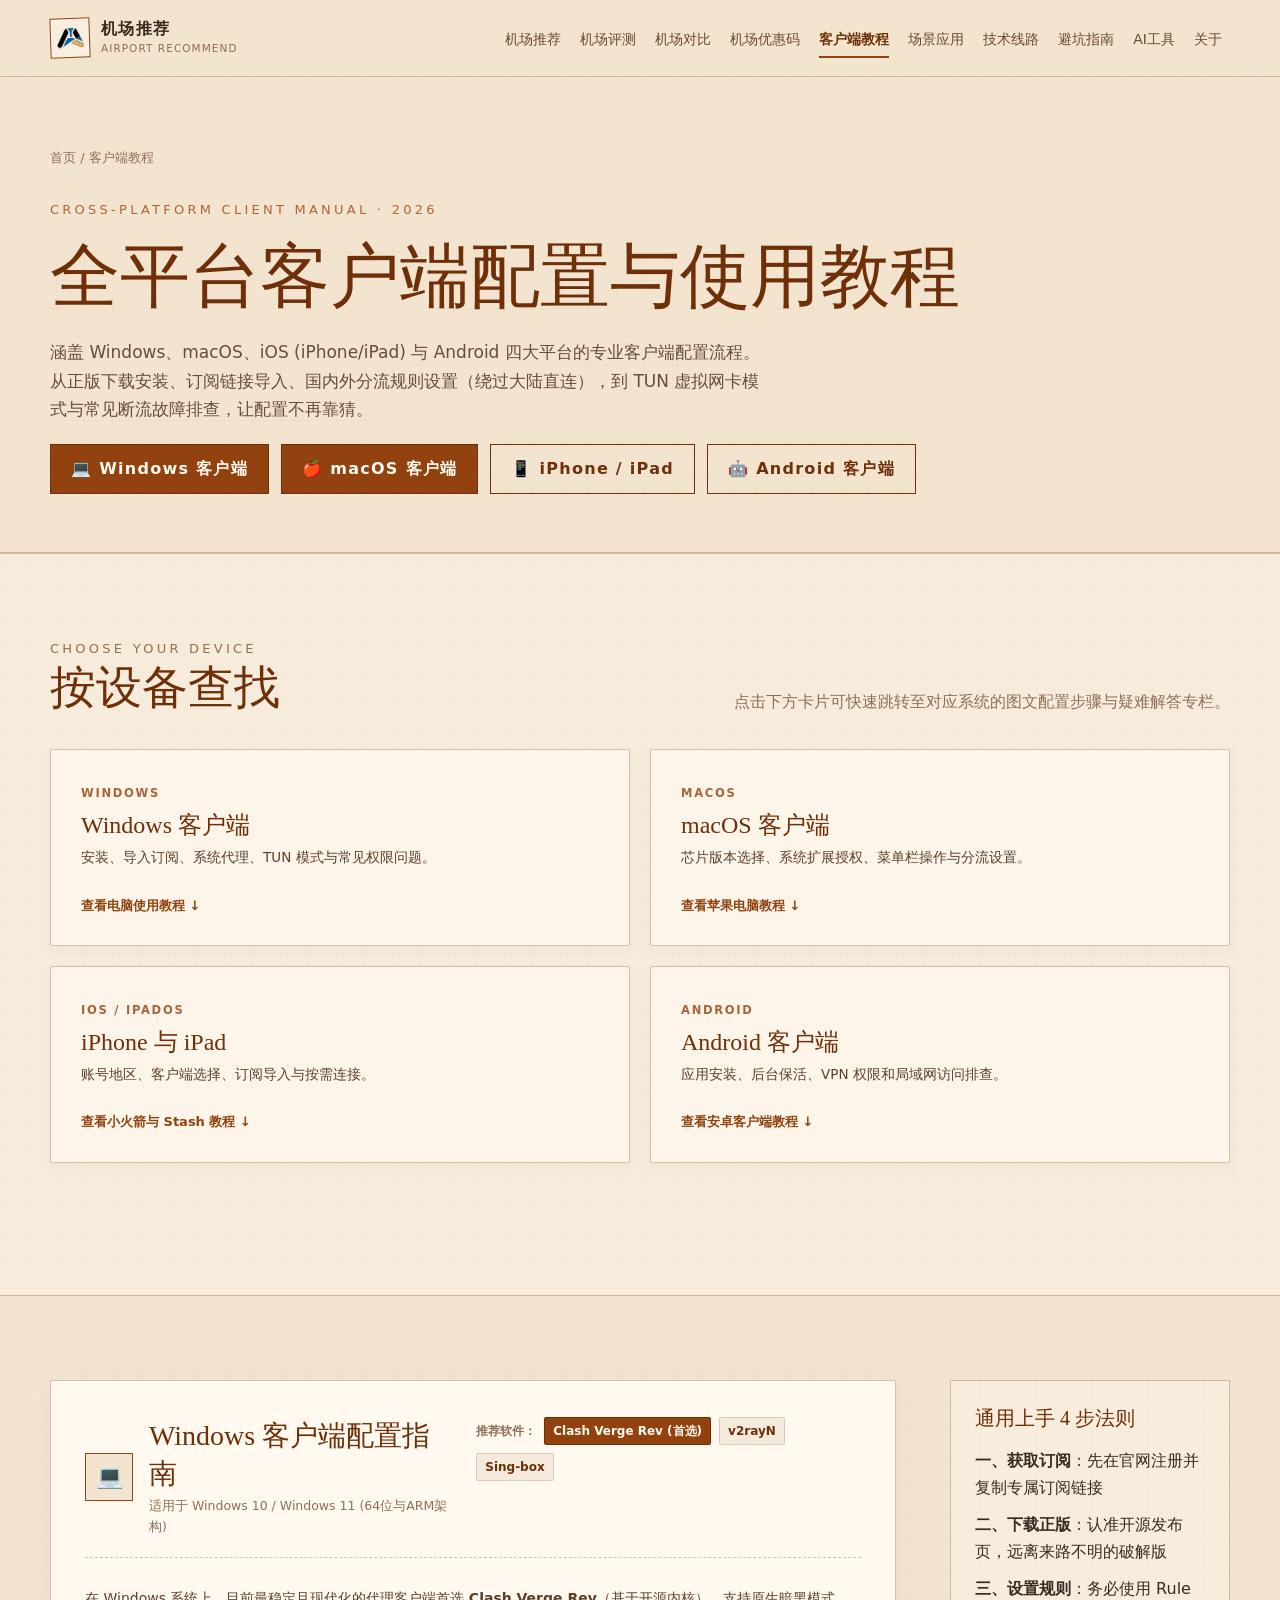
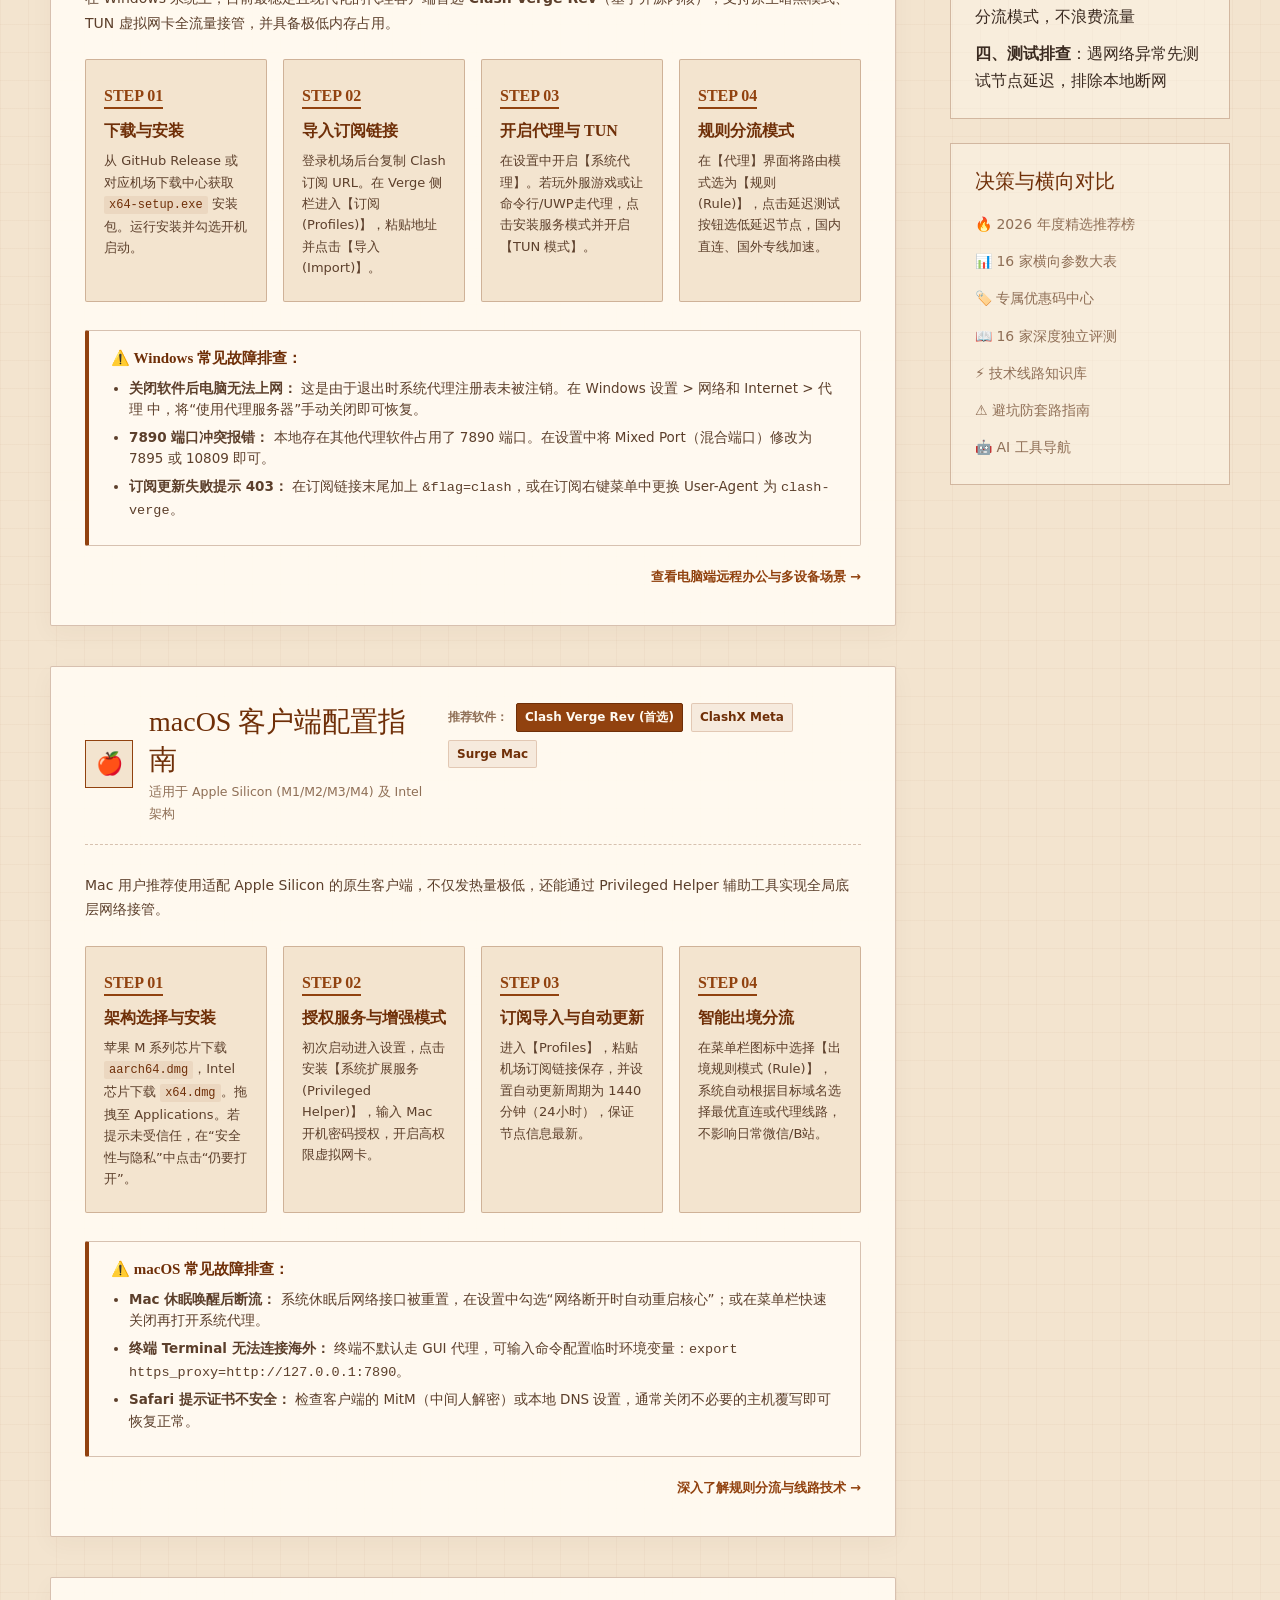
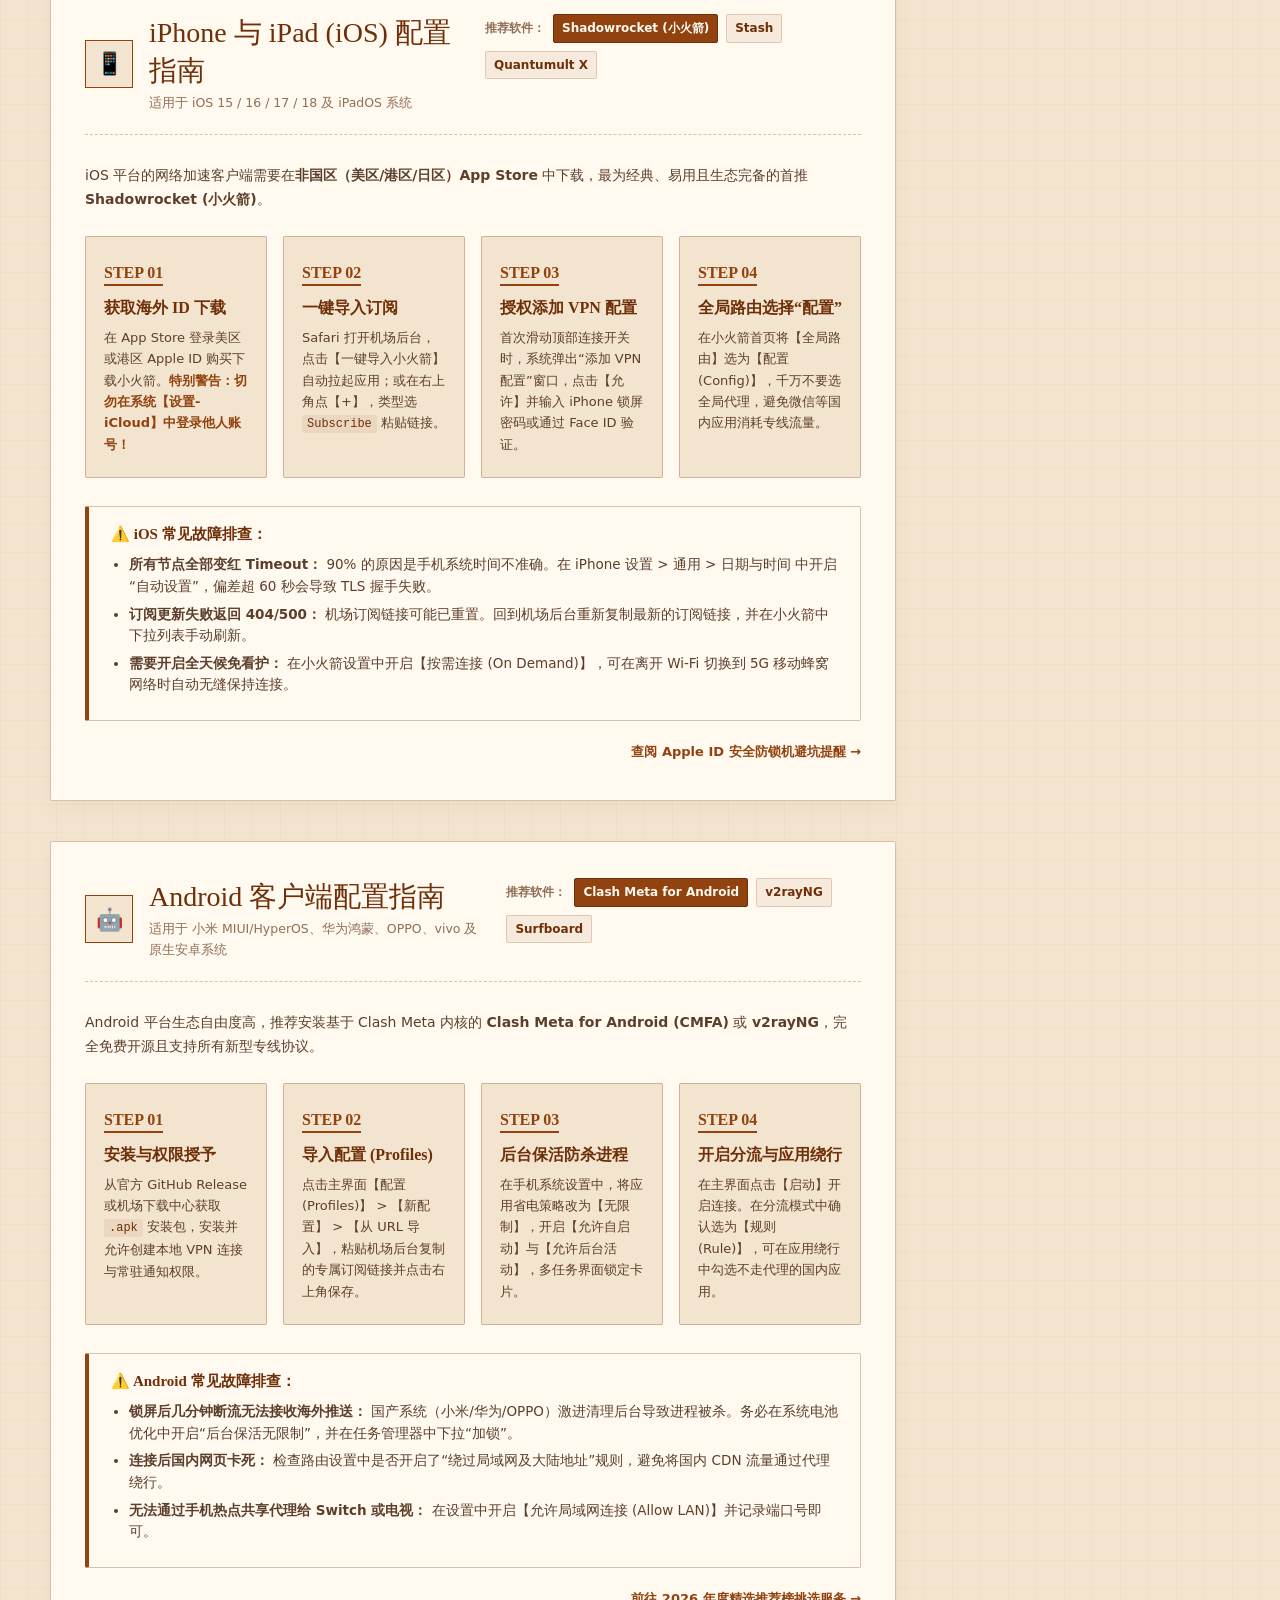
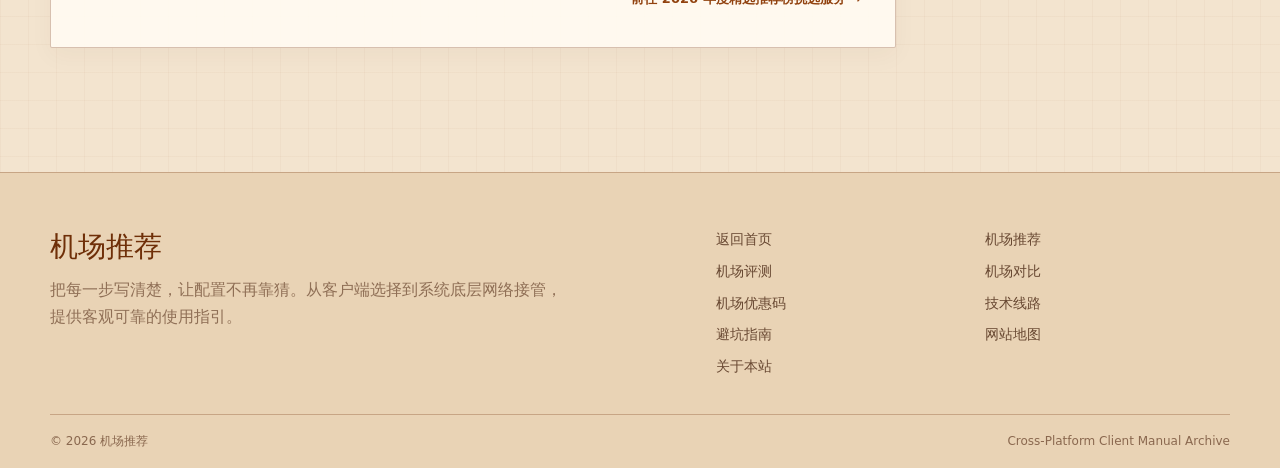
<file: clients.html>
<!doctype html>
<html lang="zh-CN">
<head>
  <meta charset="utf-8">
  <meta name="viewport" content="width=device-width, initial-scale=1">
  <title>客户端教程大全｜Windows·macOS·iOS·Android 配置指引｜机场推荐</title>
  <meta name="description" content="全平台客户端配置教程：Windows (Clash Verge/v2rayN)、macOS (ClashX/TUN模式)、iOS (Shadowrocket小火箭/Stash) 与 Android (Clash Meta/v2rayNG) 订阅导入、规则分流与断流排查指南。">
  <meta name="keywords" content="客户端教程, Clash Verge教程, Shadowrocket教程, 小火箭配置, v2rayN教程, 科学上网客户端">
  <link rel="canonical" href="https://jichang-tuijian.cc/clients.html">
  
  <!-- GEO Meta Tags -->
  <meta name="geo.region" content="HK">
  <meta name="geo.placename" content="Hong Kong">
  <meta name="geo.position" content="22.3193;114.1694">
  <meta name="ICBM" content="22.3193, 114.1694">

  <!-- Open Graph & Social Cards -->
  <meta property="og:type" content="article">
  <meta property="og:site_name" content="机场推荐">
  <meta property="og:title" content="客户端教程大全｜Windows·macOS·iOS·Android 配置指引">
  <meta property="og:description" content="四大主流平台客户端下载、订阅导入、分流规则设置与故障排障指引。">
  <meta property="og:url" content="https://jichang-tuijian.cc/clients.html">
  <meta property="og:image" content="https://jichang-tuijian.cc/assets/logo-icon.png">
  <meta name="twitter:card" content="summary_large_image">
  <meta name="twitter:title" content="客户端教程大全｜机场推荐">
  <meta name="twitter:description" content="四大平台配置指引与故障排障。">
  <meta name="twitter:image" content="https://jichang-tuijian.cc/assets/logo-icon.png">

  <!-- Breadcrumb Schema.org JSON-LD -->
  <script type="application/ld+json">
  {
    "@context": "https://schema.org",
    "@type": "BreadcrumbList",
    "itemListElement": [
      {
        "@type": "ListItem",
        "position": 1,
        "name": "首页",
        "item": "https://jichang-tuijian.cc/"
      },
      {
        "@type": "ListItem",
        "position": 2,
        "name": "客户端教程",
        "item": "https://jichang-tuijian.cc/clients.html"
      }
    ]
  }
  </script>

  <link rel="stylesheet" href="assets/styles.css">
  <link rel="stylesheet" href="assets/review.css">
</head>
<body data-page="clients">
  <a class="skip-link" href="#main">跳到主要内容</a>

  <header class="site-header">
    <div class="nav-wrap">
      <a class="brand" href="index.html" aria-label="机场推荐首页">
        <span class="brand-mark"><img class="brand-icon" src="assets/logo-icon.png" alt="机场推荐 Logo" width="27" height="20"></span>
        <span class="brand-copy"><strong>机场推荐</strong><small>AIRPORT RECOMMEND</small></span>
      </a>
      <button class="menu-toggle" type="button" aria-expanded="false" aria-controls="site-nav">菜单</button>
      <nav class="site-nav" id="site-nav" aria-label="主导航">
        <a data-page="recommend" href="recommend.html">机场推荐</a>
        <a data-page="reviews" href="reviews.html">机场评测</a>
        <a data-page="compare" href="compare.html">机场对比</a>
        <a data-page="coupons" href="coupons.html">机场优惠码</a>
        <a data-page="clients" href="clients.html">客户端教程</a>
        <a data-page="scenarios" href="scenarios.html">场景应用</a>
        <a data-page="routes" href="routes.html">技术线路</a>
        <a data-page="pitfalls" href="pitfalls.html">避坑指南</a>
        <a data-page="ai-tools" href="ai-tools.html">AI工具</a>
        <a data-page="about" href="about.html">关于</a>
      </nav>
    </div>
  </header>

  <main id="main">
    <!-- Hero Section -->
    <section class="page-hero">
      <div class="container">
        <div class="breadcrumbs"><a href="index.html">首页</a> / 客户端教程</div>
        <p class="eyebrow">Cross-Platform Client Manual · 2026</p>
        <h1>全平台客户端配置与使用教程</h1>
        <p class="intro">涵盖 Windows、macOS、iOS (iPhone/iPad) 与 Android 四大平台的专业客户端配置流程。从正版下载安装、订阅链接导入、国内外分流规则设置（绕过大陆直连），到 TUN 虚拟网卡模式与常见断流故障排查，让配置不再靠猜。</p>
        <div class="button-row" style="margin-top:20px">
          <a class="button" href="#windows">💻 Windows 客户端</a>
          <a class="button" href="#macos">🍎 macOS 客户端</a>
          <a class="button ghost" href="#ios">📱 iPhone / iPad</a>
          <a class="button ghost" href="#android">🤖 Android 客户端</a>
        </div>
      </div>
    </section>

    <!-- Choose Your Device (Matching User's Screenshot Exactly with Interactive Jump Links) -->
    <section class="section alt" id="device-selection">
      <div class="container">
        <div class="section-heading">
          <div>
            <p class="eyebrow">Choose your device</p>
            <h2>按设备查找</h2>
          </div>
          <p>点击下方卡片可快速跳转至对应系统的图文配置步骤与疑难解答专栏。</p>
        </div>

        <div class="client-device-grid">
          <!-- Windows Card -->
          <a class="client-device-card" href="#windows">
            <div>
              <span class="device-meta">Windows</span>
              <h3>Windows 客户端</h3>
              <p>安装、导入订阅、系统代理、TUN 模式与常见权限问题。</p>
            </div>
            <span class="device-link">查看电脑使用教程 ↓</span>
          </a>

          <!-- macOS Card -->
          <a class="client-device-card" href="#macos">
            <div>
              <span class="device-meta">macOS</span>
              <h3>macOS 客户端</h3>
              <p>芯片版本选择、系统扩展授权、菜单栏操作与分流设置。</p>
            </div>
            <span class="device-link">查看苹果电脑教程 ↓</span>
          </a>

          <!-- iOS Card -->
          <a class="client-device-card" href="#ios">
            <div>
              <span class="device-meta">iOS / iPadOS</span>
              <h3>iPhone 与 iPad</h3>
              <p>账号地区、客户端选择、订阅导入与按需连接。</p>
            </div>
            <span class="device-link">查看小火箭与 Stash 教程 ↓</span>
          </a>

          <!-- Android Card -->
          <a class="client-device-card" href="#android">
            <div>
              <span class="device-meta">Android</span>
              <h3>Android 客户端</h3>
              <p>应用安装、后台保活、VPN 权限和局域网访问排查。</p>
            </div>
            <span class="device-link">查看安卓客户端教程 ↓</span>
          </a>
        </div>
      </div>
    </section>

    <!-- Main Content Section -->
    <section class="section">
      <div class="container page-layout">
        <div style="min-width:0">

          <!-- 01: Windows Platform Tutorial -->
          <article class="platform-guide-block" id="windows">
            <header class="platform-guide-header">
              <div class="platform-title-group">
                <span class="platform-avatar-badge">💻</span>
                <div>
                  <h2>Windows 客户端配置指南</h2>
                  <small>适用于 Windows 10 / Windows 11 (64位与ARM架构)</small>
                </div>
              </div>
              <div class="software-chips-row">
                <span class="software-chip-label">推荐软件：</span>
                <span class="software-chip-tag primary">Clash Verge Rev (首选)</span>
                <span class="software-chip-tag">v2rayN</span>
                <span class="software-chip-tag">Sing-box</span>
              </div>
            </header>

            <p style="font-size:14px;color:#5c3f2b;line-height:1.75;margin:0 0 16px">
              在 Windows 系统上，目前最稳定且现代化的代理客户端首选 <strong>Clash Verge Rev</strong>（基于开源内核），支持原生暗黑模式、TUN 虚拟网卡全流量接管，并具备极低内存占用。
            </p>

            <div class="tutorial-step-grid">
              <div class="tutorial-step-card">
                <div>
                  <span class="step-number">STEP 01</span>
                  <h4>下载与安装</h4>
                  <p>从 GitHub Release 或对应机场下载中心获取 <code>x64-setup.exe</code> 安装包。运行安装并勾选开机启动。</p>
                </div>
              </div>
              <div class="tutorial-step-card">
                <div>
                  <span class="step-number">STEP 02</span>
                  <h4>导入订阅链接</h4>
                  <p>登录机场后台复制 Clash 订阅 URL。在 Verge 侧栏进入【订阅 (Profiles)】，粘贴地址并点击【导入 (Import)】。</p>
                </div>
              </div>
              <div class="tutorial-step-card">
                <div>
                  <span class="step-number">STEP 03</span>
                  <h4>开启代理与 TUN</h4>
                  <p>在设置中开启【系统代理】。若玩外服游戏或让命令行/UWP走代理，点击安装服务模式并开启【TUN 模式】。</p>
                </div>
              </div>
              <div class="tutorial-step-card">
                <div>
                  <span class="step-number">STEP 04</span>
                  <h4>规则分流模式</h4>
                  <p>在【代理】界面将路由模式选为【规则 (Rule)】，点击延迟测试按钮选低延迟节点，国内直连、国外专线加速。</p>
                </div>
              </div>
            </div>

            <div class="client-troubleshoot-box">
              <h4>⚠️ Windows 常见故障排查：</h4>
              <ul>
                <li><strong>关闭软件后电脑无法上网：</strong> 这是由于退出时系统代理注册表未被注销。在 Windows 设置 > 网络和 Internet > 代理 中，将“使用代理服务器”手动关闭即可恢复。</li>
                <li><strong>7890 端口冲突报错：</strong> 本地存在其他代理软件占用了 7890 端口。在设置中将 Mixed Port（混合端口）修改为 7895 或 10809 即可。</li>
                <li><strong>订阅更新失败提示 403：</strong> 在订阅链接末尾加上 <code>&flag=clash</code>，或在订阅右键菜单中更换 User-Agent 为 <code>clash-verge</code>。</li>
              </ul>
            </div>
            <div style="margin-top:16px;text-align:right">
              <a href="scenarios.html" style="font-size:13px;color:var(--rust);font-weight:600">查看电脑端远程办公与多设备场景 →</a>
            </div>
          </article>

          <!-- 02: macOS Platform Tutorial -->
          <article class="platform-guide-block" id="macos">
            <header class="platform-guide-header">
              <div class="platform-title-group">
                <span class="platform-avatar-badge">🍎</span>
                <div>
                  <h2>macOS 客户端配置指南</h2>
                  <small>适用于 Apple Silicon (M1/M2/M3/M4) 及 Intel 架构</small>
                </div>
              </div>
              <div class="software-chips-row">
                <span class="software-chip-label">推荐软件：</span>
                <span class="software-chip-tag primary">Clash Verge Rev (首选)</span>
                <span class="software-chip-tag">ClashX Meta</span>
                <span class="software-chip-tag">Surge Mac</span>
              </div>
            </header>

            <p style="font-size:14px;color:#5c3f2b;line-height:1.75;margin:0 0 16px">
              Mac 用户推荐使用适配 Apple Silicon 的原生客户端，不仅发热量极低，还能通过 Privileged Helper 辅助工具实现全局底层网络接管。
            </p>

            <div class="tutorial-step-grid">
              <div class="tutorial-step-card">
                <div>
                  <span class="step-number">STEP 01</span>
                  <h4>架构选择与安装</h4>
                  <p>苹果 M 系列芯片下载 <code>aarch64.dmg</code>，Intel 芯片下载 <code>x64.dmg</code>。拖拽至 Applications。若提示未受信任，在“安全性与隐私”中点击“仍要打开”。</p>
                </div>
              </div>
              <div class="tutorial-step-card">
                <div>
                  <span class="step-number">STEP 02</span>
                  <h4>授权服务与增强模式</h4>
                  <p>初次启动进入设置，点击安装【系统扩展服务 (Privileged Helper)】，输入 Mac 开机密码授权，开启高权限虚拟网卡。</p>
                </div>
              </div>
              <div class="tutorial-step-card">
                <div>
                  <span class="step-number">STEP 03</span>
                  <h4>订阅导入与自动更新</h4>
                  <p>进入【Profiles】，粘贴机场订阅链接保存，并设置自动更新周期为 1440 分钟（24小时），保证节点信息最新。</p>
                </div>
              </div>
              <div class="tutorial-step-card">
                <div>
                  <span class="step-number">STEP 04</span>
                  <h4>智能出境分流</h4>
                  <p>在菜单栏图标中选择【出境规则模式 (Rule)】，系统自动根据目标域名选择最优直连或代理线路，不影响日常微信/B站。</p>
                </div>
              </div>
            </div>

            <div class="client-troubleshoot-box">
              <h4>⚠️ macOS 常见故障排查：</h4>
              <ul>
                <li><strong>Mac 休眠唤醒后断流：</strong> 系统休眠后网络接口被重置，在设置中勾选“网络断开时自动重启核心”；或在菜单栏快速关闭再打开系统代理。</li>
                <li><strong>终端 Terminal 无法连接海外：</strong> 终端不默认走 GUI 代理，可输入命令配置临时环境变量：<code>export https_proxy=http://127.0.0.1:7890</code>。</li>
                <li><strong>Safari 提示证书不安全：</strong> 检查客户端的 MitM（中间人解密）或本地 DNS 设置，通常关闭不必要的主机覆写即可恢复正常。</li>
              </ul>
            </div>
            <div style="margin-top:16px;text-align:right">
              <a href="routes.html" style="font-size:13px;color:var(--rust);font-weight:600">深入了解规则分流与线路技术 →</a>
            </div>
          </article>

          <!-- 03: iOS Platform Tutorial -->
          <article class="platform-guide-block" id="ios">
            <header class="platform-guide-header">
              <div class="platform-title-group">
                <span class="platform-avatar-badge">📱</span>
                <div>
                  <h2>iPhone 与 iPad (iOS) 配置指南</h2>
                  <small>适用于 iOS 15 / 16 / 17 / 18 及 iPadOS 系统</small>
                </div>
              </div>
              <div class="software-chips-row">
                <span class="software-chip-label">推荐软件：</span>
                <span class="software-chip-tag primary">Shadowrocket (小火箭)</span>
                <span class="software-chip-tag">Stash</span>
                <span class="software-chip-tag">Quantumult X</span>
              </div>
            </header>

            <p style="font-size:14px;color:#5c3f2b;line-height:1.75;margin:0 0 16px">
              iOS 平台的网络加速客户端需要在<strong>非国区（美区/港区/日区）App Store</strong> 中下载，最为经典、易用且生态完备的首推 <strong>Shadowrocket (小火箭)</strong>。
            </p>

            <div class="tutorial-step-grid">
              <div class="tutorial-step-card">
                <div>
                  <span class="step-number">STEP 01</span>
                  <h4>获取海外 ID 下载</h4>
                  <p>在 App Store 登录美区或港区 Apple ID 购买下载小火箭。<strong style="color:var(--rust)">特别警告：切勿在系统【设置-iCloud】中登录他人账号！</strong></p>
                </div>
              </div>
              <div class="tutorial-step-card">
                <div>
                  <span class="step-number">STEP 02</span>
                  <h4>一键导入订阅</h4>
                  <p>Safari 打开机场后台，点击【一键导入小火箭】自动拉起应用；或在右上角点【+】，类型选 <code>Subscribe</code> 粘贴链接。</p>
                </div>
              </div>
              <div class="tutorial-step-card">
                <div>
                  <span class="step-number">STEP 03</span>
                  <h4>授权添加 VPN 配置</h4>
                  <p>首次滑动顶部连接开关时，系统弹出“添加 VPN 配置”窗口，点击【允许】并输入 iPhone 锁屏密码或通过 Face ID 验证。</p>
                </div>
              </div>
              <div class="tutorial-step-card">
                <div>
                  <span class="step-number">STEP 04</span>
                  <h4>全局路由选择“配置”</h4>
                  <p>在小火箭首页将【全局路由】选为【配置 (Config)】，千万不要选全局代理，避免微信等国内应用消耗专线流量。</p>
                </div>
              </div>
            </div>

            <div class="client-troubleshoot-box">
              <h4>⚠️ iOS 常见故障排查：</h4>
              <ul>
                <li><strong>所有节点全部变红 Timeout：</strong> 90% 的原因是手机系统时间不准确。在 iPhone 设置 > 通用 > 日期与时间 中开启“自动设置”，偏差超 60 秒会导致 TLS 握手失败。</li>
                <li><strong>订阅更新失败返回 404/500：</strong> 机场订阅链接可能已重置。回到机场后台重新复制最新的订阅链接，并在小火箭中下拉列表手动刷新。</li>
                <li><strong>需要开启全天候免看护：</strong> 在小火箭设置中开启【按需连接 (On Demand)】，可在离开 Wi-Fi 切换到 5G 移动蜂窝网络时自动无缝保持连接。</li>
              </ul>
            </div>
            <div style="margin-top:16px;text-align:right">
              <a href="pitfalls.html" style="font-size:13px;color:var(--rust);font-weight:600">查阅 Apple ID 安全防锁机避坑提醒 →</a>
            </div>
          </article>

          <!-- 04: Android Platform Tutorial -->
          <article class="platform-guide-block" id="android">
            <header class="platform-guide-header">
              <div class="platform-title-group">
                <span class="platform-avatar-badge">🤖</span>
                <div>
                  <h2>Android 客户端配置指南</h2>
                  <small>适用于 小米 MIUI/HyperOS、华为鸿蒙、OPPO、vivo 及 原生安卓系统</small>
                </div>
              </div>
              <div class="software-chips-row">
                <span class="software-chip-label">推荐软件：</span>
                <span class="software-chip-tag primary">Clash Meta for Android</span>
                <span class="software-chip-tag">v2rayNG</span>
                <span class="software-chip-tag">Surfboard</span>
              </div>
            </header>

            <p style="font-size:14px;color:#5c3f2b;line-height:1.75;margin:0 0 16px">
              Android 平台生态自由度高，推荐安装基于 Clash Meta 内核的 <strong>Clash Meta for Android (CMFA)</strong> 或 <strong>v2rayNG</strong>，完全免费开源且支持所有新型专线协议。
            </p>

            <div class="tutorial-step-grid">
              <div class="tutorial-step-card">
                <div>
                  <span class="step-number">STEP 01</span>
                  <h4>安装与权限授予</h4>
                  <p>从官方 GitHub Release 或机场下载中心获取 <code>.apk</code> 安装包，安装并允许创建本地 VPN 连接与常驻通知权限。</p>
                </div>
              </div>
              <div class="tutorial-step-card">
                <div>
                  <span class="step-number">STEP 02</span>
                  <h4>导入配置 (Profiles)</h4>
                  <p>点击主界面【配置 (Profiles)】 > 【新配置】 > 【从 URL 导入】，粘贴机场后台复制的专属订阅链接并点击右上角保存。</p>
                </div>
              </div>
              <div class="tutorial-step-card">
                <div>
                  <span class="step-number">STEP 03</span>
                  <h4>后台保活防杀进程</h4>
                  <p>在手机系统设置中，将应用省电策略改为【无限制】，开启【允许自启动】与【允许后台活动】，多任务界面锁定卡片。</p>
                </div>
              </div>
              <div class="tutorial-step-card">
                <div>
                  <span class="step-number">STEP 04</span>
                  <h4>开启分流与应用绕行</h4>
                  <p>在主界面点击【启动】开启连接。在分流模式中确认选为【规则 (Rule)】，可在应用绕行中勾选不走代理的国内应用。</p>
                </div>
              </div>
            </div>

            <div class="client-troubleshoot-box">
              <h4>⚠️ Android 常见故障排查：</h4>
              <ul>
                <li><strong>锁屏后几分钟断流无法接收海外推送：</strong> 国产系统（小米/华为/OPPO）激进清理后台导致进程被杀。务必在系统电池优化中开启“后台保活无限制”，并在任务管理器中下拉“加锁”。</li>
                <li><strong>连接后国内网页卡死：</strong> 检查路由设置中是否开启了“绕过局域网及大陆地址”规则，避免将国内 CDN 流量通过代理绕行。</li>
                <li><strong>无法通过手机热点共享代理给 Switch 或电视：</strong> 在设置中开启【允许局域网连接 (Allow LAN)】并记录端口号即可。</li>
              </ul>
            </div>
            <div style="margin-top:16px;text-align:right">
              <a href="recommend.html" style="font-size:13px;color:var(--rust);font-weight:600">前往 2026 年度精选推荐榜挑选服务 →</a>
            </div>
          </article>

        </div>

        <!-- Right Sticky Sidebar -->
        <aside class="sidebar">
          <div class="side-block">
            <h2>通用上手 4 步法则</h2>
            <ul>
              <li><strong>一、获取订阅</strong>：先在官网注册并复制专属订阅链接</li>
              <li><strong>二、下载正版</strong>：认准开源发布页，远离来路不明的破解版</li>
              <li><strong>三、设置规则</strong>：务必使用 Rule 分流模式，不浪费流量</li>
              <li><strong>四、测试排查</strong>：遇网络异常先测试节点延迟，排除本地断网</li>
            </ul>
          </div>
          <div class="side-block">
            <h2>决策与横向对比</h2>
            <ul>
              <li><a href="recommend.html">🔥 2026 年度精选推荐榜</a></li>
              <li><a href="compare.html">📊 16 家横向参数大表</a></li>
              <li><a href="coupons.html">🏷️ 专属优惠码中心</a></li>
              <li><a href="reviews.html">📖 16 家深度独立评测</a></li>
              <li><a href="routes.html">⚡ 技术线路知识库</a></li>
              <li><a href="pitfalls.html">⚠️ 避坑防套路指南</a></li>
              <li><a href="ai-tools.html">🤖 AI 工具导航</a></li>
            </ul>
          </div>
        </aside>
      </div>
    </section>
  </main>

  <footer class="site-footer">
    <div class="container">
      <div class="footer-main">
        <div>
          <h2>机场推荐</h2>
          <p>把每一步写清楚，让配置不再靠猜。从客户端选择到系统底层网络接管，提供客观可靠的使用指引。</p>
        </div>
        <nav class="footer-links" aria-label="页脚导航">
          <a href="index.html">返回首页</a>
          <a href="recommend.html">机场推荐</a>
          <a href="reviews.html">机场评测</a>
          <a href="compare.html">机场对比</a>
          <a href="coupons.html">机场优惠码</a>
          <a href="routes.html">技术线路</a>
          <a href="pitfalls.html">避坑指南</a>
          <a href="sitemap.html">网站地图</a>
          <a href="about.html">关于本站</a>
        </nav>
      </div>
      <div class="footer-bottom">
        <span>© <span data-year></span> 机场推荐</span>
        <span>Cross-Platform Client Manual Archive</span>
      </div>
    </div>
  </footer>

  <script src="assets/site.js"></script>
</body>
</html>
</file>
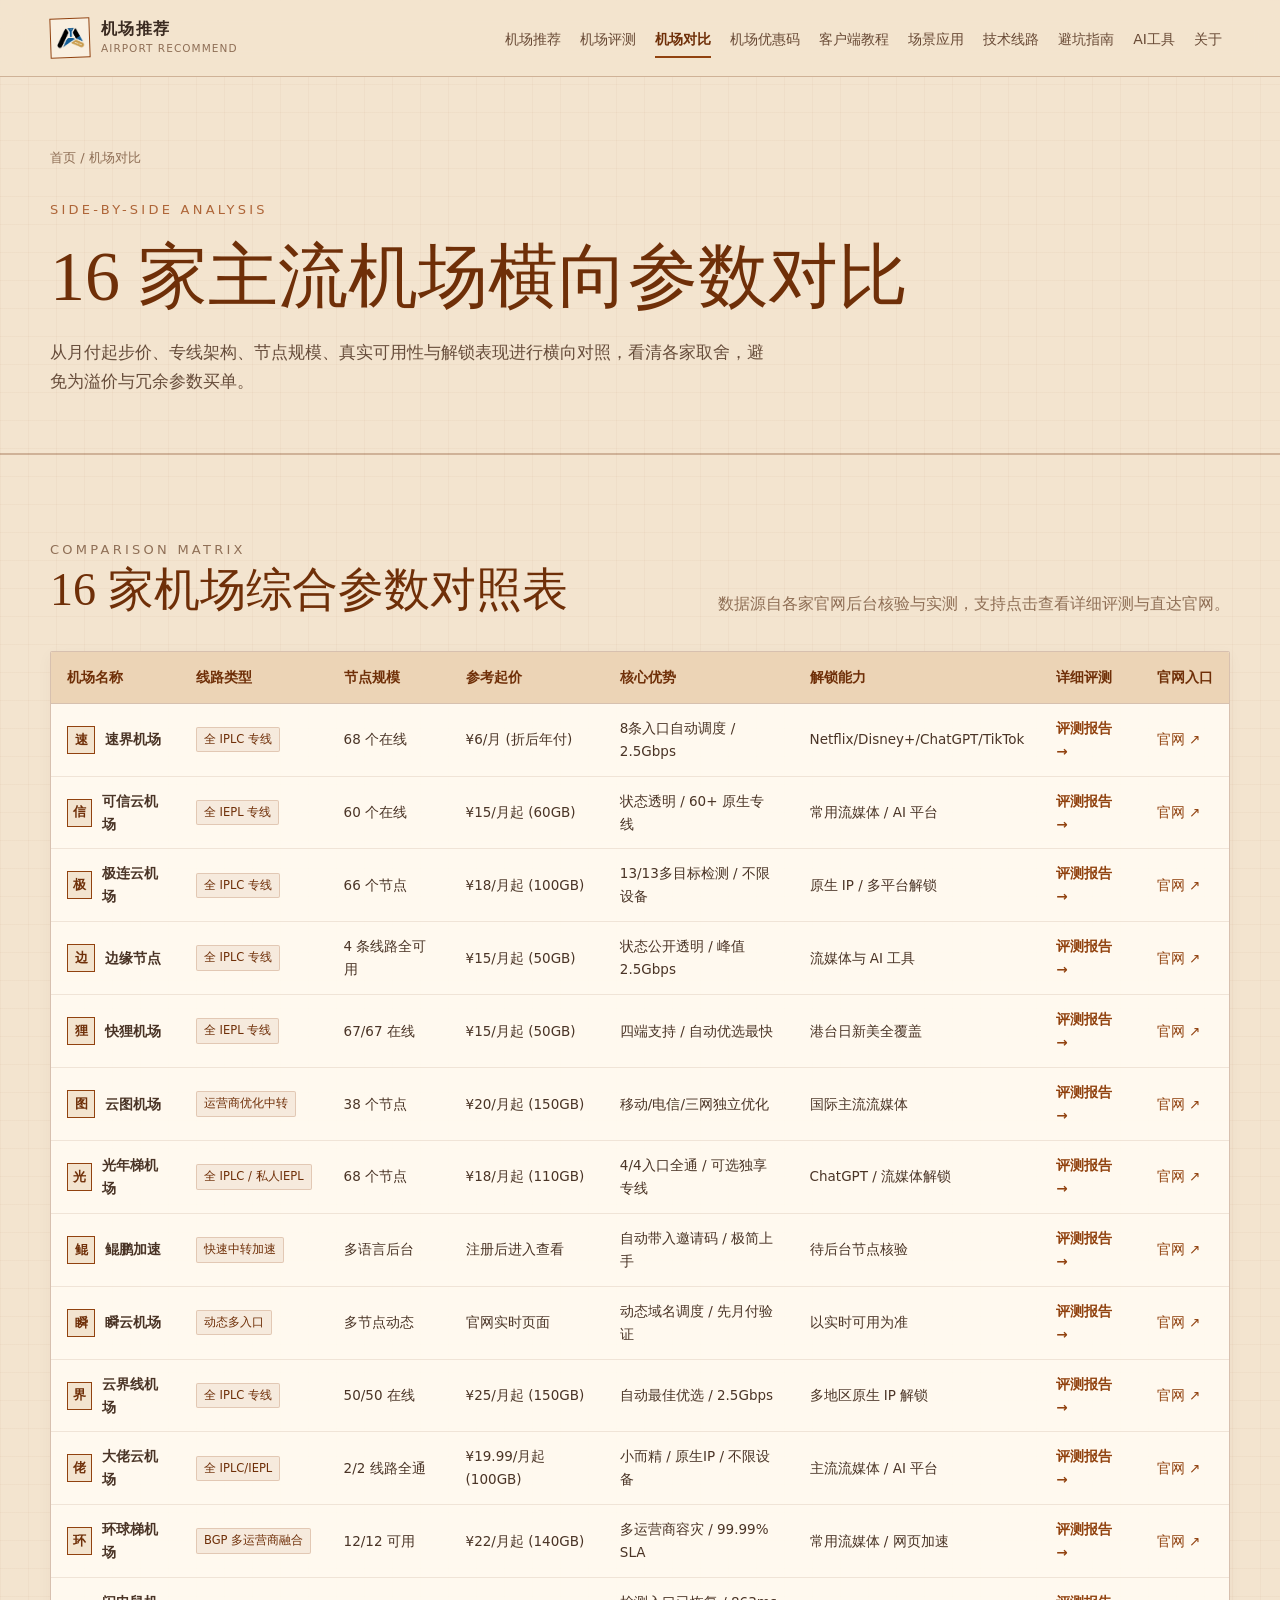
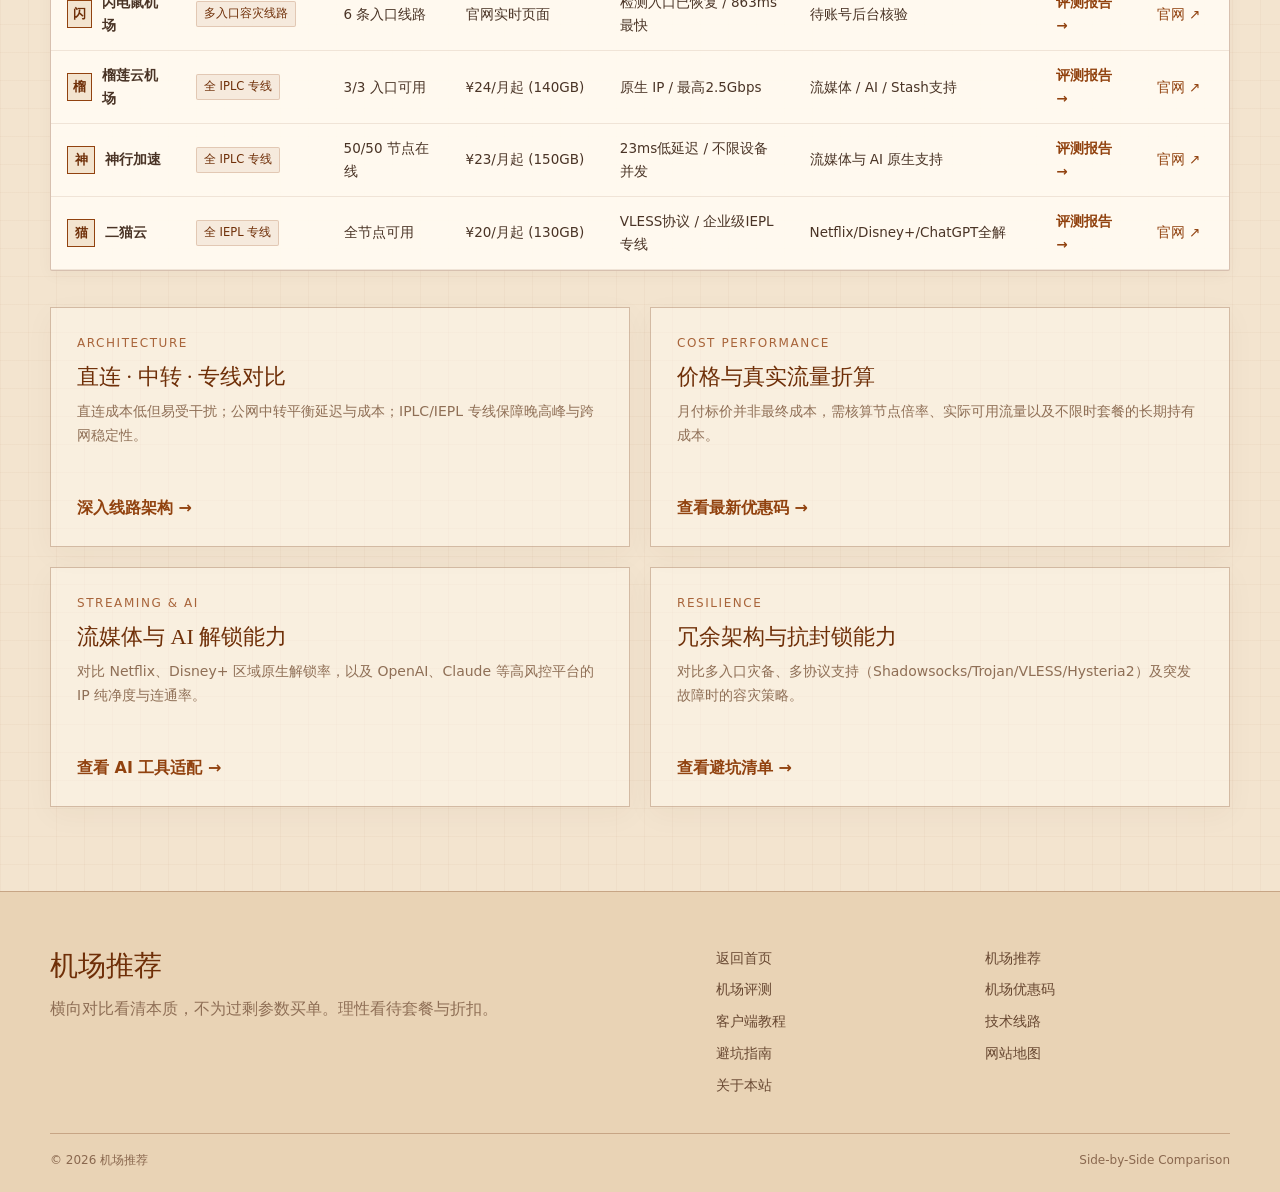
<file: compare.html>
<!doctype html>
<html lang="zh-CN">
<head>
  <meta charset="utf-8">
  <meta name="viewport" content="width=device-width, initial-scale=1">
  <title>机场横向对比｜16家主流网络服务参数与性价比对照｜机场推荐</title>
  <meta name="description" content="16家主流机场全维度横向参数对比：价格月付年付折算、线路架构（直连/公网中转/IPLC/IEPL专线）、节点规模、流媒体与ChatGPT解锁实测对比。">
  <meta name="keywords" content="机场对比, 机场横向参数表, IPLC专线对比, 机场价格对比, 机场测速对比">
  <link rel="canonical" href="https://jichang-tuijian.cc/compare.html">
  
  <!-- GEO Meta Tags -->
  <meta name="geo.region" content="HK">
  <meta name="geo.placename" content="Hong Kong">
  <meta name="geo.position" content="22.3193;114.1694">
  <meta name="ICBM" content="22.3193, 114.1694">

  <!-- Open Graph & Social Cards -->
  <meta property="og:type" content="article">
  <meta property="og:site_name" content="机场推荐">
  <meta property="og:title" content="机场横向对比｜16家主流网络服务参数与性价比对照">
  <meta property="og:description" content="16家主流机场全参数横向大表：专线类型、价格、在线节点数与流媒体解锁一览。">
  <meta property="og:url" content="https://jichang-tuijian.cc/compare.html">
  <meta property="og:image" content="https://jichang-tuijian.cc/assets/logo-icon.png">
  <meta name="twitter:card" content="summary_large_image">
  <meta name="twitter:title" content="机场横向对比｜机场推荐">
  <meta name="twitter:description" content="16家主流机场全参数横向大表。">
  <meta name="twitter:image" content="https://jichang-tuijian.cc/assets/logo-icon.png">

  <!-- Breadcrumb Schema.org JSON-LD -->
  <script type="application/ld+json">
  {
    "@context": "https://schema.org",
    "@type": "BreadcrumbList",
    "itemListElement": [
      {
        "@type": "ListItem",
        "position": 1,
        "name": "首页",
        "item": "https://jichang-tuijian.cc/"
      },
      {
        "@type": "ListItem",
        "position": 2,
        "name": "机场对比",
        "item": "https://jichang-tuijian.cc/compare.html"
      }
    ]
  }
  </script>

  <link rel="stylesheet" href="assets/styles.css">
  <link rel="stylesheet" href="assets/review.css">
</head>
<body data-page="compare">
  <a class="skip-link" href="#main">跳到主要内容</a>
  <header class="site-header">
    <div class="nav-wrap">
      <a class="brand" href="index.html" aria-label="机场推荐首页"><span class="brand-mark"><img class="brand-icon" src="assets/logo-icon.png" alt="机场推荐 Logo" width="27" height="20"></span><span class="brand-copy"><strong>机场推荐</strong><small>AIRPORT RECOMMEND</small></span></a>
      <button class="menu-toggle" type="button" aria-expanded="false" aria-controls="site-nav">菜单</button>
      <nav class="site-nav" id="site-nav" aria-label="主导航">
        <a data-page="recommend" href="recommend.html">机场推荐</a><a data-page="reviews" href="reviews.html">机场评测</a><a data-page="compare" href="compare.html">机场对比</a><a data-page="coupons" href="coupons.html">机场优惠码</a><a data-page="clients" href="clients.html">客户端教程</a><a data-page="scenarios" href="scenarios.html">场景应用</a><a data-page="routes" href="routes.html">技术线路</a><a data-page="pitfalls" href="pitfalls.html">避坑指南</a><a data-page="ai-tools" href="ai-tools.html">AI工具</a><a data-page="about" href="about.html">关于</a>
      </nav>
    </div>
  </header>

  <main id="main">
    <section class="page-hero">
      <div class="container">
        <div class="breadcrumbs"><a href="index.html">首页</a> / 机场对比</div>
        <p class="eyebrow">Side-by-Side Analysis</p>
        <h1>16 家主流机场横向参数对比</h1>
        <p class="intro">从月付起步价、专线架构、节点规模、真实可用性与解锁表现进行横向对照，看清各家取舍，避免为溢价与冗余参数买单。</p>
      </div>
    </section>

    <section class="section">
      <div class="container">
        <div class="section-heading">
          <div>
            <p class="eyebrow">Comparison Matrix</p>
            <h2>16 家机场综合参数对照表</h2>
          </div>
          <p>数据源自各家官网后台核验与实测，支持点击查看详细评测与直达官网。</p>
        </div>

        <div class="compare-table-wrap">
          <table class="compare-table">
            <thead>
              <tr>
                <th>机场名称</th>
                <th>线路类型</th>
                <th>节点规模</th>
                <th>参考起价</th>
                <th>核心优势</th>
                <th>解锁能力</th>
                <th>详细评测</th>
                <th>官网入口</th>
              </tr>
            </thead>
            <tbody>
              <tr>
                <td><div class="table-brand-cell"><span class="table-brand-avatar">速</span><strong>速界机场</strong></div></td>
                <td><span class="table-tag">全 IPLC 专线</span></td>
                <td>68 个在线</td>
                <td>¥6/月 (折后年付)</td>
                <td>8条入口自动调度 / 2.5Gbps</td>
                <td>Netflix/Disney+/ChatGPT/TikTok</td>
                <td><a href="review.html?id=speed" style="color:var(--rust);font-weight:600">评测报告 →</a></td>
                <td><a href="https://lqy001.speedworldaff.com/#/register?code=p3EKNmlp" target="_blank" rel="noopener sponsored" style="color:var(--rust)">官网 ↗</a></td>
              </tr>
              <tr>
                <td><div class="table-brand-cell"><span class="table-brand-avatar">信</span><strong>可信云机场</strong></div></td>
                <td><span class="table-tag">全 IEPL 专线</span></td>
                <td>60 个在线</td>
                <td>¥15/月起 (60GB)</td>
                <td>状态透明 / 60+ 原生专线</td>
                <td>常用流媒体 / AI 平台</td>
                <td><a href="review.html?id=kexin" style="color:var(--rust);font-weight:600">评测报告 →</a></td>
                <td><a href="https://ermaozi01.kosingaff.com/#/register?code=FA6DjjDi" target="_blank" rel="noopener sponsored" style="color:var(--rust)">官网 ↗</a></td>
              </tr>
              <tr>
                <td><div class="table-brand-cell"><span class="table-brand-avatar">极</span><strong>极连云机场</strong></div></td>
                <td><span class="table-tag">全 IPLC 专线</span></td>
                <td>66 个节点</td>
                <td>¥18/月起 (100GB)</td>
                <td>13/13多目标检测 / 不限设备</td>
                <td>原生 IP / 多平台解锁</td>
                <td><a href="review.html?id=jilian" style="color:var(--rust);font-weight:600">评测报告 →</a></td>
                <td><a href="https://liujie2002.jlyvipaff.com/#/?code=0MxRdXiu" target="_blank" rel="noopener sponsored" style="color:var(--rust)">官网 ↗</a></td>
              </tr>
              <tr>
                <td><div class="table-brand-cell"><span class="table-brand-avatar">边</span><strong>边缘节点</strong></div></td>
                <td><span class="table-tag">全 IPLC 专线</span></td>
                <td>4 条线路全可用</td>
                <td>¥15/月起 (50GB)</td>
                <td>状态公开透明 / 峰值2.5Gbps</td>
                <td>流媒体与 AI 工具</td>
                <td><a href="review.html?id=edge" style="color:var(--rust);font-weight:600">评测报告 →</a></td>
                <td><a href="https://zoio.edgenovaaff.cc/#/register?code=ti8OUEN2" target="_blank" rel="noopener sponsored" style="color:var(--rust)">官网 ↗</a></td>
              </tr>
              <tr>
                <td><div class="table-brand-cell"><span class="table-brand-avatar">狸</span><strong>快狸机场</strong></div></td>
                <td><span class="table-tag">全 IEPL 专线</span></td>
                <td>67/67 在线</td>
                <td>¥15/月起 (50GB)</td>
                <td>四端支持 / 自动优选最快</td>
                <td>港台日新美全覆盖</td>
                <td><a href="review.html?id=kuaili" style="color:var(--rust);font-weight:600">评测报告 →</a></td>
                <td><a href="https://yyo649929.kuailiaff.com/#/register?code=JVuUcHke" target="_blank" rel="noopener sponsored" style="color:var(--rust)">官网 ↗</a></td>
              </tr>
              <tr>
                <td><div class="table-brand-cell"><span class="table-brand-avatar">图</span><strong>云图机场</strong></div></td>
                <td><span class="table-tag">运营商优化中转</span></td>
                <td>38 个节点</td>
                <td>¥20/月起 (150GB)</td>
                <td>移动/电信/三网独立优化</td>
                <td>国际主流流媒体</td>
                <td><a href="review.html?id=yuntu" style="color:var(--rust);font-weight:600">评测报告 →</a></td>
                <td><a href="https://super.ytjcok.org/#/register?code=iKpNlXer" target="_blank" rel="noopener sponsored" style="color:var(--rust)">官网 ↗</a></td>
              </tr>
              <tr>
                <td><div class="table-brand-cell"><span class="table-brand-avatar">光</span><strong>光年梯机场</strong></div></td>
                <td><span class="table-tag">全 IPLC / 私人IEPL</span></td>
                <td>68 个节点</td>
                <td>¥18/月起 (110GB)</td>
                <td>4/4入口全通 / 可选独享专线</td>
                <td>ChatGPT / 流媒体解锁</td>
                <td><a href="review.html?id=guangnian" style="color:var(--rust);font-weight:600">评测报告 →</a></td>
                <td><a href="http://liujie2002.gntaff.com/#/?code=NoPkovej" target="_blank" rel="noopener sponsored" style="color:var(--rust)">官网 ↗</a></td>
              </tr>
              <tr>
                <td><div class="table-brand-cell"><span class="table-brand-avatar">鲲</span><strong>鲲鹏加速</strong></div></td>
                <td><span class="table-tag">快速中转加速</span></td>
                <td>多语言后台</td>
                <td>注册后进入查看</td>
                <td>自动带入邀请码 / 极简上手</td>
                <td>待后台节点核验</td>
                <td><a href="review.html?id=kunpeng" style="color:var(--rust);font-weight:600">评测报告 →</a></td>
                <td><a href="https://kunpengjiasu.com/#/register?code=99UgsawR" target="_blank" rel="noopener sponsored" style="color:var(--rust)">官网 ↗</a></td>
              </tr>
              <tr>
                <td><div class="table-brand-cell"><span class="table-brand-avatar">瞬</span><strong>瞬云机场</strong></div></td>
                <td><span class="table-tag">动态多入口</span></td>
                <td>多节点动态</td>
                <td>官网实时页面</td>
                <td>动态域名调度 / 先月付验证</td>
                <td>以实时可用为准</td>
                <td><a href="review.html?id=shunyun" style="color:var(--rust);font-weight:600">评测报告 →</a></td>
                <td><a href="https://ddd.jichang.best/#/register?code=7idBwf3R" target="_blank" rel="noopener sponsored" style="color:var(--rust)">官网 ↗</a></td>
              </tr>
              <tr>
                <td><div class="table-brand-cell"><span class="table-brand-avatar">界</span><strong>云界线机场</strong></div></td>
                <td><span class="table-tag">全 IPLC 专线</span></td>
                <td>50/50 在线</td>
                <td>¥25/月起 (150GB)</td>
                <td>自动最佳优选 / 2.5Gbps</td>
                <td>多地区原生 IP 解锁</td>
                <td><a href="review.html?id=yunjiexian" style="color:var(--rust);font-weight:600">评测报告 →</a></td>
                <td><a href="https://liuajie7.yunjiexianaff.com/#/?code=AMWirEkQ" target="_blank" rel="noopener sponsored" style="color:var(--rust)">官网 ↗</a></td>
              </tr>
              <tr>
                <td><div class="table-brand-cell"><span class="table-brand-avatar">佬</span><strong>大佬云机场</strong></div></td>
                <td><span class="table-tag">全 IPLC/IEPL</span></td>
                <td>2/2 线路全通</td>
                <td>¥19.99/月起 (100GB)</td>
                <td>小而精 / 原生IP / 不限设备</td>
                <td>主流流媒体 / AI 平台</td>
                <td><a href="review.html?id=dalao" style="color:var(--rust);font-weight:600">评测报告 →</a></td>
                <td><a href="https://liujie2.dalaoyunaff.com/#/?code=mmPDuc6r" target="_blank" rel="noopener sponsored" style="color:var(--rust)">官网 ↗</a></td>
              </tr>
              <tr>
                <td><div class="table-brand-cell"><span class="table-brand-avatar">环</span><strong>环球梯机场</strong></div></td>
                <td><span class="table-tag">BGP 多运营商融合</span></td>
                <td>12/12 可用</td>
                <td>¥22/月起 (140GB)</td>
                <td>多运营商容灾 / 99.99% SLA</td>
                <td>常用流媒体 / 网页加速</td>
                <td><a href="review.html?id=huanqiu" style="color:var(--rust);font-weight:600">评测报告 →</a></td>
                <td><a href="https://liuajie740.huanqiutiaff.com/#/?code=1PrqjboO" target="_blank" rel="noopener sponsored" style="color:var(--rust)">官网 ↗</a></td>
              </tr>
              <tr>
                <td><div class="table-brand-cell"><span class="table-brand-avatar">闪</span><strong>闪电鼠机场</strong></div></td>
                <td><span class="table-tag">多入口容灾线路</span></td>
                <td>6 条入口线路</td>
                <td>官网实时页面</td>
                <td>检测入口已恢复 / 863ms最快</td>
                <td>待账号后台核验</td>
                <td><a href="review.html?id=shandian" style="color:var(--rust);font-weight:600">评测报告 →</a></td>
                <td><a href="https://liujie2.shandianshuaff.com/#/?code=vwBNE30O" target="_blank" rel="noopener sponsored" style="color:var(--rust)">官网 ↗</a></td>
              </tr>
              <tr>
                <td><div class="table-brand-cell"><span class="table-brand-avatar">榴</span><strong>榴莲云机场</strong></div></td>
                <td><span class="table-tag">全 IPLC 专线</span></td>
                <td>3/3 入口可用</td>
                <td>¥24/月起 (140GB)</td>
                <td>原生 IP / 最高2.5Gbps</td>
                <td>流媒体 / AI / Stash支持</td>
                <td><a href="review.html?id=liulian" style="color:var(--rust);font-weight:600">评测报告 →</a></td>
                <td><a href="https://liuajie74.liulianyunaff.com/#/?code=rp2bbeus" target="_blank" rel="noopener sponsored" style="color:var(--rust)">官网 ↗</a></td>
              </tr>
              <tr>
                <td><div class="table-brand-cell"><span class="table-brand-avatar">神</span><strong>神行加速</strong></div></td>
                <td><span class="table-tag">全 IPLC 专线</span></td>
                <td>50/50 节点在线</td>
                <td>¥23/月起 (150GB)</td>
                <td>23ms低延迟 / 不限设备并发</td>
                <td>流媒体与 AI 原生支持</td>
                <td><a href="review.html?id=shenxing" style="color:var(--rust);font-weight:600">评测报告 →</a></td>
                <td><a href="https://wuhan01.shenxingaff.com/#/?code=z3ybkLVj" target="_blank" rel="noopener sponsored" style="color:var(--rust)">官网 ↗</a></td>
              </tr>
              <tr>
                <td><div class="table-brand-cell"><span class="table-brand-avatar">猫</span><strong>二猫云</strong></div></td>
                <td><span class="table-tag">全 IEPL 专线</span></td>
                <td>全节点可用</td>
                <td>¥20/月起 (130GB)</td>
                <td>VLESS协议 / 企业级IEPL专线</td>
                <td>Netflix/Disney+/ChatGPT全解</td>
                <td><a href="review.html?id=ermao" style="color:var(--rust);font-weight:600">评测报告 →</a></td>
                <td><a href="https://guangs.2maoyunaff.cc/#/?code=wMKtwSYr" target="_blank" rel="noopener sponsored" style="color:var(--rust)">官网 ↗</a></td>
              </tr>
            </tbody>
          </table>
        </div>

        <div class="article-grid">
          <article class="content-card article-card reveal">
            <span class="meta">Architecture</span>
            <h3>直连 · 中转 · 专线对比</h3>
            <p>直连成本低但易受干扰；公网中转平衡延迟与成本；IPLC/IEPL 专线保障晚高峰与跨网稳定性。</p>
            <a class="card-link" href="routes.html">深入线路架构 →</a>
          </article>
          <article class="content-card article-card reveal">
            <span class="meta">Cost Performance</span>
            <h3>价格与真实流量折算</h3>
            <p>月付标价并非最终成本，需核算节点倍率、实际可用流量以及不限时套餐的长期持有成本。</p>
            <a class="card-link" href="coupons.html">查看最新优惠码 →</a>
          </article>
          <article class="content-card article-card reveal">
            <span class="meta">Streaming & AI</span>
            <h3>流媒体与 AI 解锁能力</h3>
            <p>对比 Netflix、Disney+ 区域原生解锁率，以及 OpenAI、Claude 等高风控平台的 IP 纯净度与连通率。</p>
            <a class="card-link" href="ai-tools.html">查看 AI 工具适配 →</a>
          </article>
          <article class="content-card article-card reveal">
            <span class="meta">Resilience</span>
            <h3>冗余架构与抗封锁能力</h3>
            <p>对比多入口灾备、多协议支持（Shadowsocks/Trojan/VLESS/Hysteria2）及突发故障时的容灾策略。</p>
            <a class="card-link" href="pitfalls.html">查看避坑清单 →</a>
          </article>
        </div>
      </div>
    </section>
  </main>

  <footer class="site-footer">
    <div class="container">
      <div class="footer-main">
        <div>
          <h2>机场推荐</h2>
          <p>横向对比看清本质，不为过剩参数买单。理性看待套餐与折扣。</p>
        </div>
        <nav class="footer-links" aria-label="页脚导航">
          <a href="index.html">返回首页</a>
          <a href="recommend.html">机场推荐</a>
          <a href="reviews.html">机场评测</a>
          <a href="coupons.html">机场优惠码</a>
          <a href="clients.html">客户端教程</a>
          <a href="routes.html">技术线路</a>
          <a href="pitfalls.html">避坑指南</a>
          <a href="sitemap.html">网站地图</a>
          <a href="about.html">关于本站</a>
        </nav>
      </div>
      <div class="footer-bottom">
        <span>© <span data-year></span> 机场推荐</span>
        <span>Side-by-Side Comparison</span>
      </div>
    </div>
  </footer>

  <script src="assets/site.js"></script>
</body>
</html>
</file>
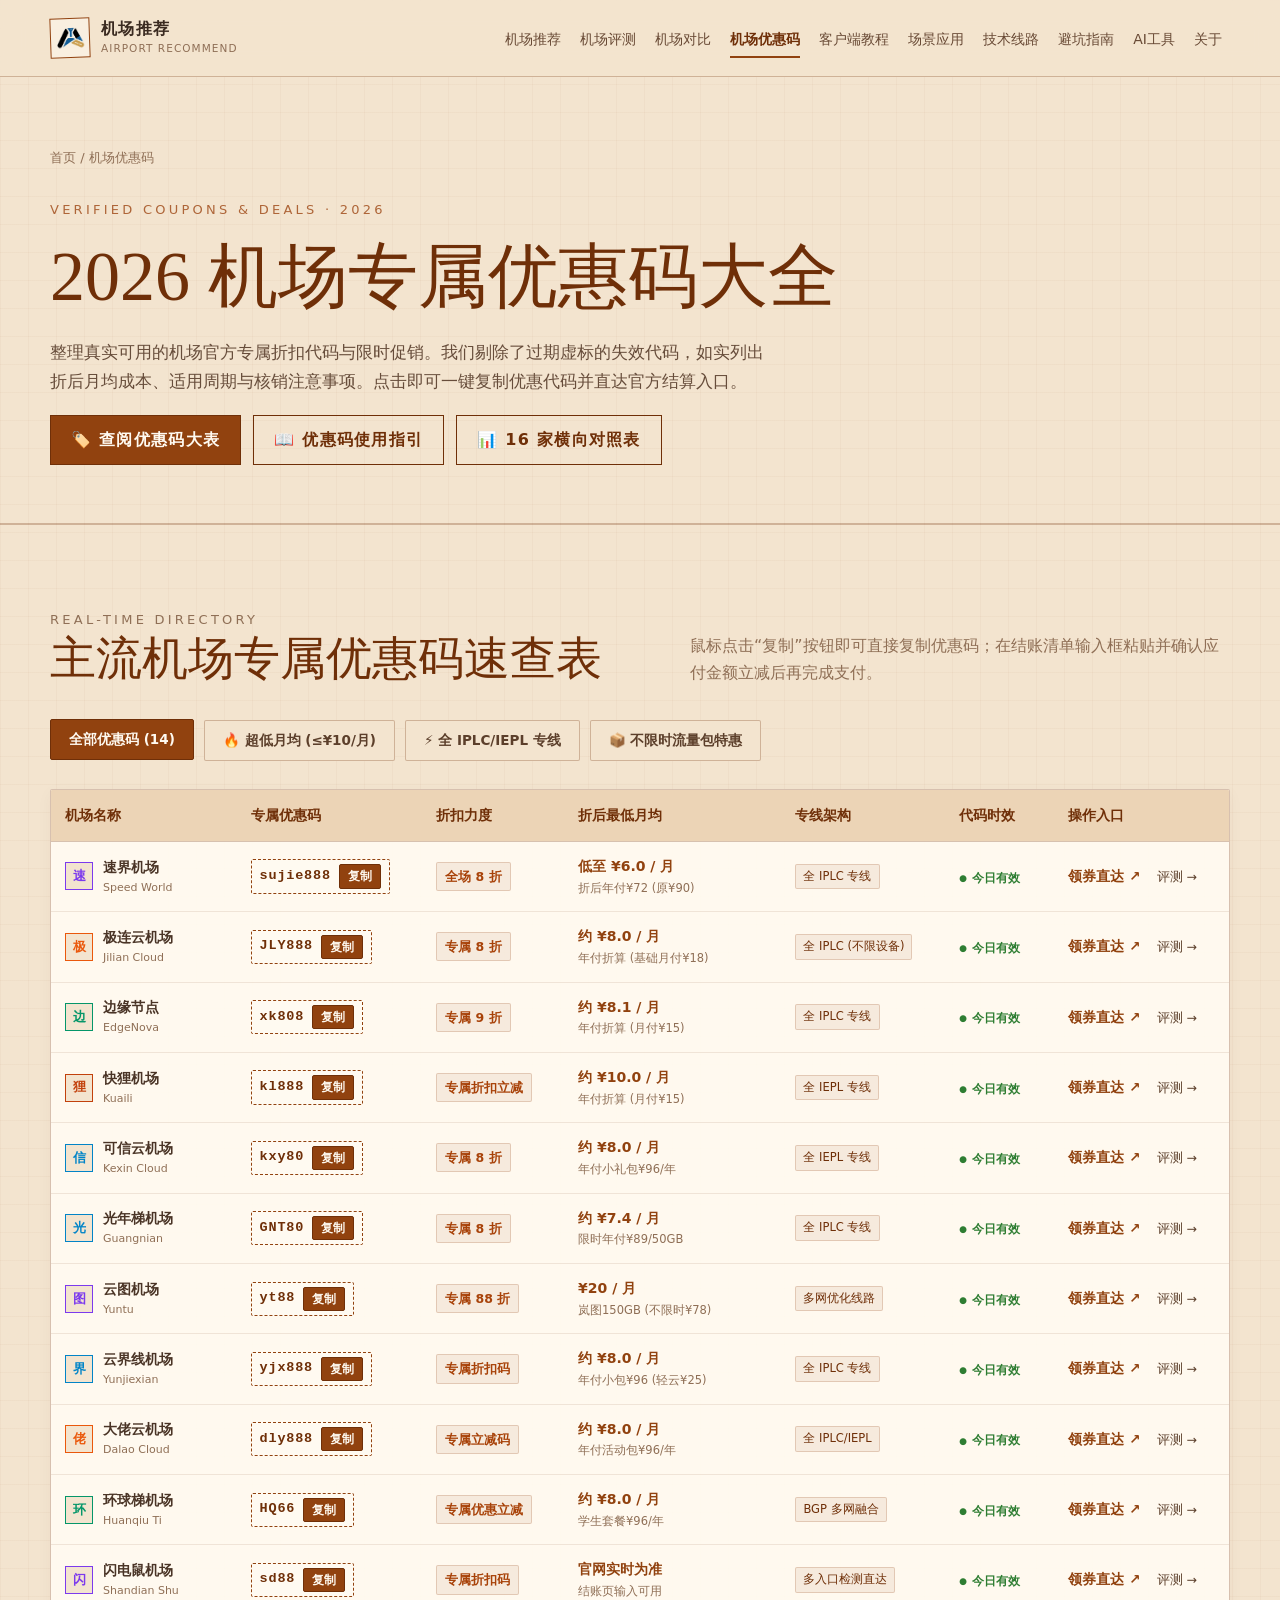
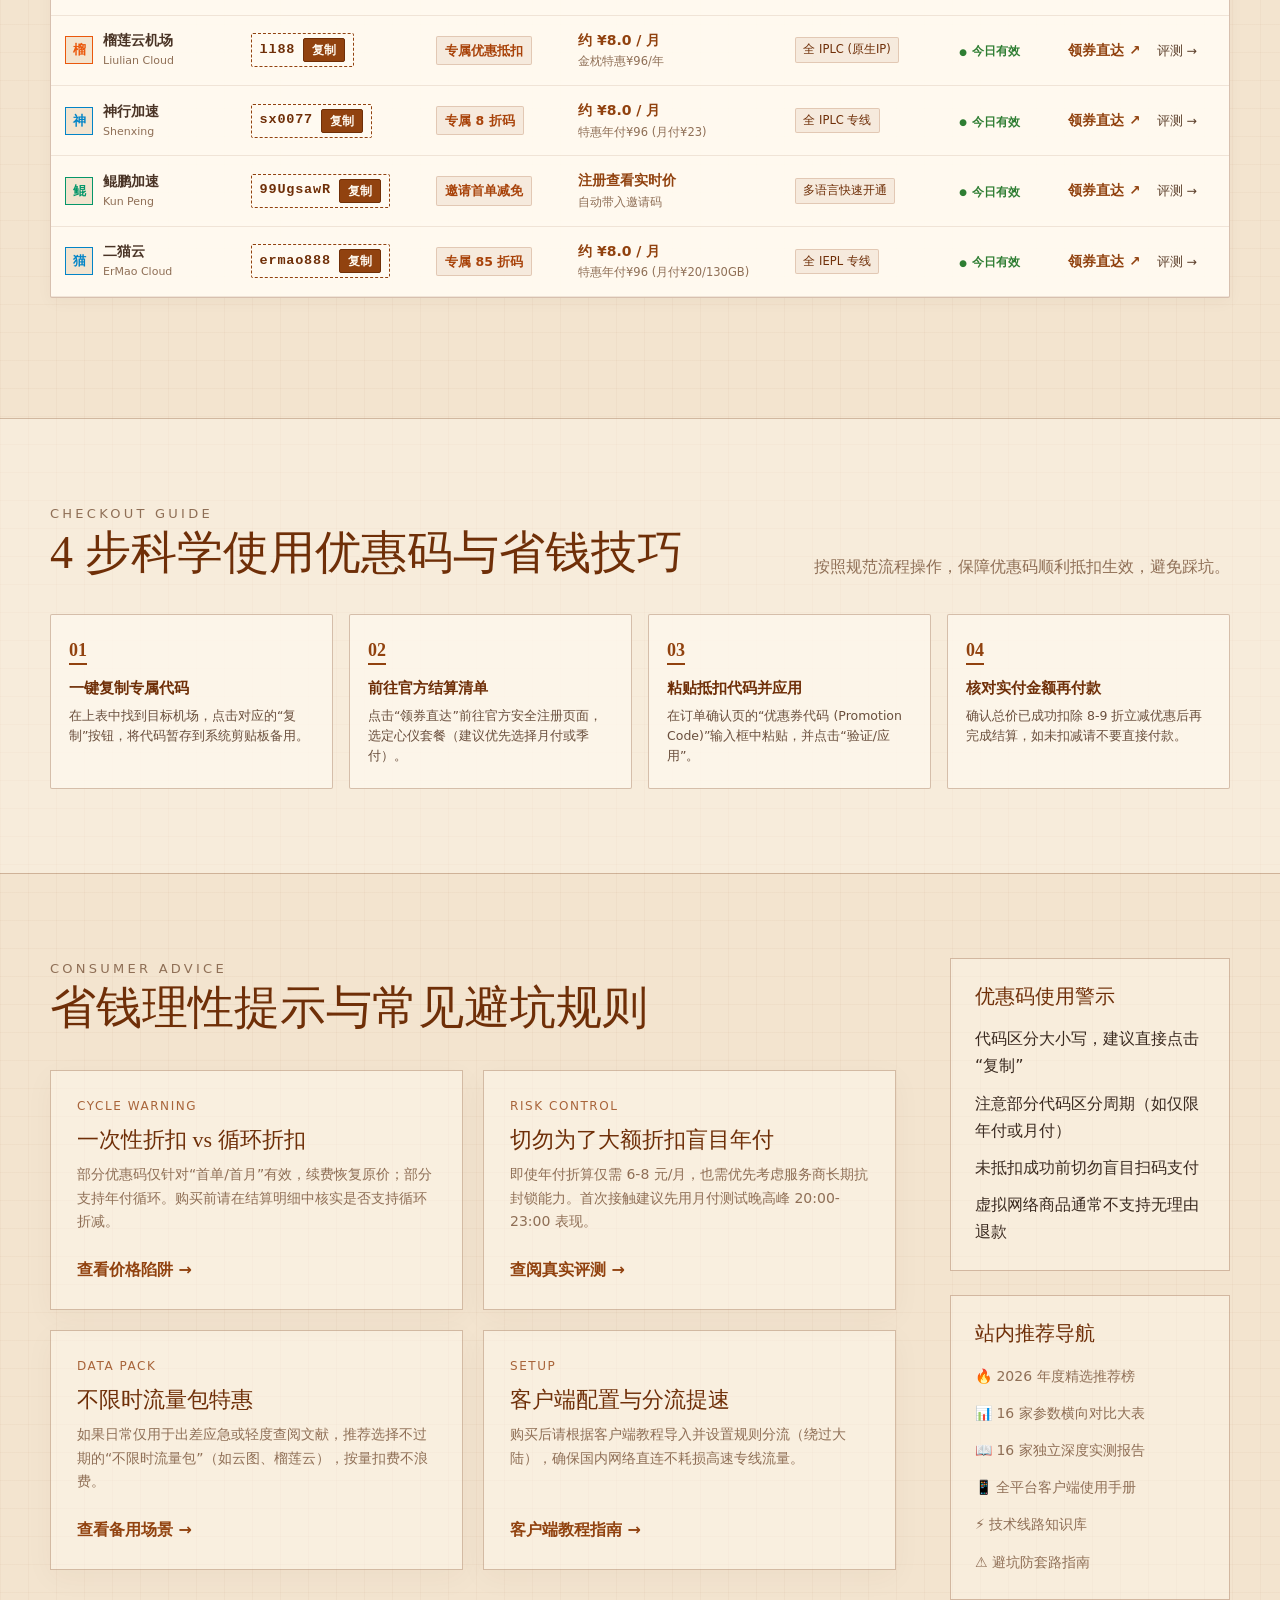
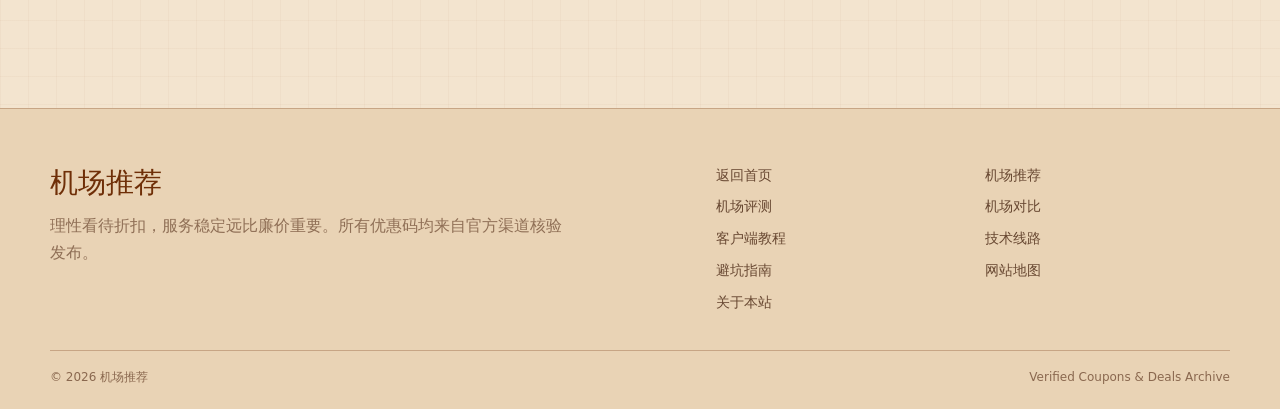
<file: coupons.html>
<!doctype html>
<html lang="zh-CN">
<head>
  <meta charset="utf-8">
  <meta name="viewport" content="width=device-width, initial-scale=1">
  <title>2026 机场专属优惠码大全｜最新折扣码汇总·一键复制与折算指南｜机场推荐</title>
  <meta name="description" content="2026年机场优惠码汇总与折扣中心：收录速界机场 sujie888、极连云 JLY888、快狸 kl888、可信云 kxy80、光年梯 GNT80 等16家主流网络服务真实可用折扣代码，支持一键复制，提供折算月均与理性防套路提示。">
  <meta name="keywords" content="机场优惠码, 机场折扣码, 翻墙优惠码, 速界优惠码, 极连云优惠码, 机场推荐">
  <link rel="canonical" href="https://jichang-tuijian.cc/coupons.html">
  
  <!-- GEO Meta Tags -->
  <meta name="geo.region" content="HK">
  <meta name="geo.placename" content="Hong Kong">
  <meta name="geo.position" content="22.3193;114.1694">
  <meta name="ICBM" content="22.3193, 114.1694">

  <!-- Open Graph & Social Cards -->
  <meta property="og:type" content="article">
  <meta property="og:site_name" content="机场推荐">
  <meta property="og:title" content="2026 机场专属优惠码大全｜最新折扣码汇总·一键复制">
  <meta property="og:description" content="全网最新机场优惠码专区：16家折扣码一键复制，如实标注减免比例与生效范围。">
  <meta property="og:url" content="https://jichang-tuijian.cc/coupons.html">
  <meta property="og:image" content="https://jichang-tuijian.cc/assets/logo-icon.png">
  <meta name="twitter:card" content="summary_large_image">
  <meta name="twitter:title" content="2026 机场专属优惠码大全｜机场推荐">
  <meta name="twitter:description" content="16家真实可用折扣代码一键复制。">
  <meta name="twitter:image" content="https://jichang-tuijian.cc/assets/logo-icon.png">

  <!-- Breadcrumb Schema.org JSON-LD -->
  <script type="application/ld+json">
  {
    "@context": "https://schema.org",
    "@type": "BreadcrumbList",
    "itemListElement": [
      {
        "@type": "ListItem",
        "position": 1,
        "name": "首页",
        "item": "https://jichang-tuijian.cc/"
      },
      {
        "@type": "ListItem",
        "position": 2,
        "name": "机场优惠码",
        "item": "https://jichang-tuijian.cc/coupons.html"
      }
    ]
  }
  </script>

  <link rel="stylesheet" href="assets/styles.css">
  <link rel="stylesheet" href="assets/review.css">
</head>
<body data-page="coupons">
  <a class="skip-link" href="#main">跳到主要内容</a>

  <header class="site-header">
    <div class="nav-wrap">
      <a class="brand" href="index.html" aria-label="机场推荐首页">
        <span class="brand-mark"><img class="brand-icon" src="assets/logo-icon.png" alt="机场推荐 Logo" width="27" height="20"></span>
        <span class="brand-copy"><strong>机场推荐</strong><small>AIRPORT RECOMMEND</small></span>
      </a>
      <button class="menu-toggle" type="button" aria-expanded="false" aria-controls="site-nav">菜单</button>
      <nav class="site-nav" id="site-nav" aria-label="主导航">
        <a data-page="recommend" href="recommend.html">机场推荐</a>
        <a data-page="reviews" href="reviews.html">机场评测</a>
        <a data-page="compare" href="compare.html">机场对比</a>
        <a data-page="coupons" href="coupons.html">机场优惠码</a>
        <a data-page="clients" href="clients.html">客户端教程</a>
        <a data-page="scenarios" href="scenarios.html">场景应用</a>
        <a data-page="routes" href="routes.html">技术线路</a>
        <a data-page="pitfalls" href="pitfalls.html">避坑指南</a>
        <a data-page="ai-tools" href="ai-tools.html">AI工具</a>
        <a data-page="about" href="about.html">关于</a>
      </nav>
    </div>
  </header>

  <main id="main">
    <!-- Hero Section -->
    <section class="page-hero">
      <div class="container">
        <div class="breadcrumbs"><a href="index.html">首页</a> / 机场优惠码</div>
        <p class="eyebrow">Verified Coupons & Deals · 2026</p>
        <h1>2026 机场专属优惠码大全</h1>
        <p class="intro">整理真实可用的机场官方专属折扣代码与限时促销。我们剔除了过期虚标的失效代码，如实列出折后月均成本、适用周期与核销注意事项。点击即可一键复制优惠代码并直达官方结算入口。</p>
        <div class="button-row" style="margin-top:20px">
          <a class="button" href="#coupon-table-section">🏷️ 查阅优惠码大表</a>
          <a class="button ghost" href="#guide-section">📖 优惠码使用指引</a>
          <a class="button ghost" href="compare.html">📊 16 家横向对照表</a>
        </div>
      </div>
    </section>

    <!-- Main Coupon Table Section -->
    <section class="section" id="coupon-table-section">
      <div class="container">
        <div class="section-heading">
          <div>
            <p class="eyebrow">Real-Time Directory</p>
            <h2>主流机场专属优惠码速查表</h2>
          </div>
          <p>鼠标点击“复制”按钮即可直接复制优惠码；在结账清单输入框粘贴并确认应付金额立减后再完成支付。</p>
        </div>

        <!-- Filter Tab Bar -->
        <div class="filter-tab-bar" id="coupon-filter-tabs">
          <button class="filter-tab-btn active" data-filter="all" type="button">全部优惠码 (14)</button>
          <button class="filter-tab-btn" data-filter="under10" type="button">🔥 超低月均 (≤¥10/月)</button>
          <button class="filter-tab-btn" data-filter="iplc" type="button">⚡ 全 IPLC/IEPL 专线</button>
          <button class="filter-tab-btn" data-filter="packet" type="button">📦 不限时流量包特惠</button>
        </div>

        <!-- Responsive Table Container -->
        <div class="compare-table-wrap">
          <table class="compare-table coupon-table" id="coupon-data-table">
            <thead>
              <tr>
                <th style="min-width:170px">机场名称</th>
                <th style="min-width:170px">专属优惠码</th>
                <th style="min-width:130px">折扣力度</th>
                <th style="min-width:150px">折后最低月均</th>
                <th style="min-width:150px">专线架构</th>
                <th style="min-width:100px">代码时效</th>
                <th style="min-width:160px">操作入口</th>
              </tr>
            </thead>
            <tbody>

              <!-- 01: 速界机场 -->
              <tr data-category="all,under10,iplc">
                <td>
                  <div class="table-brand-cell">
                    <span class="table-brand-avatar" style="color:#7c3aed;border-color:#7c3aed">速</span>
                    <div>
                      <strong>速界机场</strong>
                      <div style="font-size:11px;color:var(--muted)">Speed World</div>
                    </div>
                  </div>
                </td>
                <td>
                  <div class="coupon-code-wrap">
                    <span class="coupon-pill">sujie888</span>
                    <button class="btn-copy-code" type="button" data-code="sujie888">复制</button>
                  </div>
                </td>
                <td><span class="discount-badge-cell">全场 8 折</span></td>
                <td>
                  <strong style="color:var(--rust);font-size:14px">低至 ¥6.0 / 月</strong>
                  <div style="font-size:11.5px;color:var(--muted)">折后年付¥72 (原¥90)</div>
                </td>
                <td><span class="table-tag">全 IPLC 专线</span></td>
                <td><span class="valid-status-tag">今日有效</span></td>
                <td>
                  <a href="https://lqy001.speedworldaff.com/#/register?code=p3EKNmlp" target="_blank" rel="noopener sponsored" style="color:var(--rust);font-weight:700;margin-right:12px">领券直达 ↗</a>
                  <a href="review.html?id=speed" style="color:#5c3f2b;font-size:12.5px">评测 →</a>
                </td>
              </tr>

              <!-- 02: 极连云机场 -->
              <tr data-category="all,under10,iplc">
                <td>
                  <div class="table-brand-cell">
                    <span class="table-brand-avatar" style="color:#ea580c;border-color:#ea580c">极</span>
                    <div>
                      <strong>极连云机场</strong>
                      <div style="font-size:11px;color:var(--muted)">Jilian Cloud</div>
                    </div>
                  </div>
                </td>
                <td>
                  <div class="coupon-code-wrap">
                    <span class="coupon-pill">JLY888</span>
                    <button class="btn-copy-code" type="button" data-code="JLY888">复制</button>
                  </div>
                </td>
                <td><span class="discount-badge-cell">专属 8 折</span></td>
                <td>
                  <strong style="color:var(--rust);font-size:14px">约 ¥8.0 / 月</strong>
                  <div style="font-size:11.5px;color:var(--muted)">年付折算 (基础月付¥18)</div>
                </td>
                <td><span class="table-tag">全 IPLC (不限设备)</span></td>
                <td><span class="valid-status-tag">今日有效</span></td>
                <td>
                  <a href="https://liujie2002.jlyvipaff.com/#/?code=0MxRdXiu" target="_blank" rel="noopener sponsored" style="color:var(--rust);font-weight:700;margin-right:12px">领券直达 ↗</a>
                  <a href="review.html?id=jilian" style="color:#5c3f2b;font-size:12.5px">评测 →</a>
                </td>
              </tr>

              <!-- 03: 边缘节点 -->
              <tr data-category="all,under10,iplc">
                <td>
                  <div class="table-brand-cell">
                    <span class="table-brand-avatar" style="color:#059669;border-color:#059669">边</span>
                    <div>
                      <strong>边缘节点</strong>
                      <div style="font-size:11px;color:var(--muted)">EdgeNova</div>
                    </div>
                  </div>
                </td>
                <td>
                  <div class="coupon-code-wrap">
                    <span class="coupon-pill">xk808</span>
                    <button class="btn-copy-code" type="button" data-code="xk808">复制</button>
                  </div>
                </td>
                <td><span class="discount-badge-cell">专属 9 折</span></td>
                <td>
                  <strong style="color:var(--rust);font-size:14px">约 ¥8.1 / 月</strong>
                  <div style="font-size:11.5px;color:var(--muted)">年付折算 (月付¥15)</div>
                </td>
                <td><span class="table-tag">全 IPLC 专线</span></td>
                <td><span class="valid-status-tag">今日有效</span></td>
                <td>
                  <a href="https://zoio.edgenovaaff.cc/#/register?code=ti8OUEN2" target="_blank" rel="noopener sponsored" style="color:var(--rust);font-weight:700;margin-right:12px">领券直达 ↗</a>
                  <a href="review.html?id=edge" style="color:#5c3f2b;font-size:12.5px">评测 →</a>
                </td>
              </tr>

              <!-- 04: 快狸机场 -->
              <tr data-category="all,under10,iplc">
                <td>
                  <div class="table-brand-cell">
                    <span class="table-brand-avatar" style="color:#c2410c;border-color:#c2410c">狸</span>
                    <div>
                      <strong>快狸机场</strong>
                      <div style="font-size:11px;color:var(--muted)">Kuaili</div>
                    </div>
                  </div>
                </td>
                <td>
                  <div class="coupon-code-wrap">
                    <span class="coupon-pill">kl888</span>
                    <button class="btn-copy-code" type="button" data-code="kl888">复制</button>
                  </div>
                </td>
                <td><span class="discount-badge-cell">专属折扣立减</span></td>
                <td>
                  <strong style="color:var(--rust);font-size:14px">约 ¥10.0 / 月</strong>
                  <div style="font-size:11.5px;color:var(--muted)">年付折算 (月付¥15)</div>
                </td>
                <td><span class="table-tag">全 IEPL 专线</span></td>
                <td><span class="valid-status-tag">今日有效</span></td>
                <td>
                  <a href="https://yyo649929.kuailiaff.com/#/register?code=JVuUcHke" target="_blank" rel="noopener sponsored" style="color:var(--rust);font-weight:700;margin-right:12px">领券直达 ↗</a>
                  <a href="review.html?id=kuaili" style="color:#5c3f2b;font-size:12.5px">评测 →</a>
                </td>
              </tr>

              <!-- 05: 可信云机场 -->
              <tr data-category="all,under10,iplc">
                <td>
                  <div class="table-brand-cell">
                    <span class="table-brand-avatar" style="color:#0284c7;border-color:#0284c7">信</span>
                    <div>
                      <strong>可信云机场</strong>
                      <div style="font-size:11px;color:var(--muted)">Kexin Cloud</div>
                    </div>
                  </div>
                </td>
                <td>
                  <div class="coupon-code-wrap">
                    <span class="coupon-pill">kxy80</span>
                    <button class="btn-copy-code" type="button" data-code="kxy80">复制</button>
                  </div>
                </td>
                <td><span class="discount-badge-cell">专属 8 折</span></td>
                <td>
                  <strong style="color:var(--rust);font-size:14px">约 ¥8.0 / 月</strong>
                  <div style="font-size:11.5px;color:var(--muted)">年付小礼包¥96/年</div>
                </td>
                <td><span class="table-tag">全 IEPL 专线</span></td>
                <td><span class="valid-status-tag">今日有效</span></td>
                <td>
                  <a href="https://ermaozi01.kosingaff.com/#/register?code=FA6DjjDi" target="_blank" rel="noopener sponsored" style="color:var(--rust);font-weight:700;margin-right:12px">领券直达 ↗</a>
                  <a href="review.html?id=kexin" style="color:#5c3f2b;font-size:12.5px">评测 →</a>
                </td>
              </tr>

              <!-- 06: 光年梯机场 -->
              <tr data-category="all,under10,iplc">
                <td>
                  <div class="table-brand-cell">
                    <span class="table-brand-avatar" style="color:#0284c7;border-color:#0284c7">光</span>
                    <div>
                      <strong>光年梯机场</strong>
                      <div style="font-size:11px;color:var(--muted)">Guangnian</div>
                    </div>
                  </div>
                </td>
                <td>
                  <div class="coupon-code-wrap">
                    <span class="coupon-pill">GNT80</span>
                    <button class="btn-copy-code" type="button" data-code="GNT80">复制</button>
                  </div>
                </td>
                <td><span class="discount-badge-cell">专属 8 折</span></td>
                <td>
                  <strong style="color:var(--rust);font-size:14px">约 ¥7.4 / 月</strong>
                  <div style="font-size:11.5px;color:var(--muted)">限时年付¥89/50GB</div>
                </td>
                <td><span class="table-tag">全 IPLC 专线</span></td>
                <td><span class="valid-status-tag">今日有效</span></td>
                <td>
                  <a href="http://liujie2002.gntaff.com/#/?code=NoPkovej" target="_blank" rel="noopener sponsored" style="color:var(--rust);font-weight:700;margin-right:12px">领券直达 ↗</a>
                  <a href="review.html?id=guangnian" style="color:#5c3f2b;font-size:12.5px">评测 →</a>
                </td>
              </tr>

              <!-- 07: 云图机场 -->
              <tr data-category="all,packet">
                <td>
                  <div class="table-brand-cell">
                    <span class="table-brand-avatar" style="color:#7c3aed;border-color:#7c3aed">图</span>
                    <div>
                      <strong>云图机场</strong>
                      <div style="font-size:11px;color:var(--muted)">Yuntu</div>
                    </div>
                  </div>
                </td>
                <td>
                  <div class="coupon-code-wrap">
                    <span class="coupon-pill">yt88</span>
                    <button class="btn-copy-code" type="button" data-code="yt88">复制</button>
                  </div>
                </td>
                <td><span class="discount-badge-cell">专属 88 折</span></td>
                <td>
                  <strong style="color:var(--rust);font-size:14px">¥20 / 月</strong>
                  <div style="font-size:11.5px;color:var(--muted)">岚图150GB (不限时¥78)</div>
                </td>
                <td><span class="table-tag">多网优化线路</span></td>
                <td><span class="valid-status-tag">今日有效</span></td>
                <td>
                  <a href="https://super.ytjcok.org/#/register?code=iKpNlXer" target="_blank" rel="noopener sponsored" style="color:var(--rust);font-weight:700;margin-right:12px">领券直达 ↗</a>
                  <a href="review.html?id=yuntu" style="color:#5c3f2b;font-size:12.5px">评测 →</a>
                </td>
              </tr>

              <!-- 08: 云界线机场 -->
              <tr data-category="all,under10,iplc,packet">
                <td>
                  <div class="table-brand-cell">
                    <span class="table-brand-avatar" style="color:#0284c7;border-color:#0284c7">界</span>
                    <div>
                      <strong>云界线机场</strong>
                      <div style="font-size:11px;color:var(--muted)">Yunjiexian</div>
                    </div>
                  </div>
                </td>
                <td>
                  <div class="coupon-code-wrap">
                    <span class="coupon-pill">yjx888</span>
                    <button class="btn-copy-code" type="button" data-code="yjx888">复制</button>
                  </div>
                </td>
                <td><span class="discount-badge-cell">专属折扣码</span></td>
                <td>
                  <strong style="color:var(--rust);font-size:14px">约 ¥8.0 / 月</strong>
                  <div style="font-size:11.5px;color:var(--muted)">年付小包¥96 (轻云¥25)</div>
                </td>
                <td><span class="table-tag">全 IPLC 专线</span></td>
                <td><span class="valid-status-tag">今日有效</span></td>
                <td>
                  <a href="https://liuajie7.yunjiexianaff.com/#/?code=AMWirEkQ" target="_blank" rel="noopener sponsored" style="color:var(--rust);font-weight:700;margin-right:12px">领券直达 ↗</a>
                  <a href="review.html?id=yunjiexian" style="color:#5c3f2b;font-size:12.5px">评测 →</a>
                </td>
              </tr>

              <!-- 09: 大佬云机场 -->
              <tr data-category="all,under10,iplc">
                <td>
                  <div class="table-brand-cell">
                    <span class="table-brand-avatar" style="color:#ea580c;border-color:#ea580c">佬</span>
                    <div>
                      <strong>大佬云机场</strong>
                      <div style="font-size:11px;color:var(--muted)">Dalao Cloud</div>
                    </div>
                  </div>
                </td>
                <td>
                  <div class="coupon-code-wrap">
                    <span class="coupon-pill">dly888</span>
                    <button class="btn-copy-code" type="button" data-code="dly888">复制</button>
                  </div>
                </td>
                <td><span class="discount-badge-cell">专属立减码</span></td>
                <td>
                  <strong style="color:var(--rust);font-size:14px">约 ¥8.0 / 月</strong>
                  <div style="font-size:11.5px;color:var(--muted)">年付活动包¥96/年</div>
                </td>
                <td><span class="table-tag">全 IPLC/IEPL</span></td>
                <td><span class="valid-status-tag">今日有效</span></td>
                <td>
                  <a href="https://liujie2.dalaoyunaff.com/#/?code=mmPDuc6r" target="_blank" rel="noopener sponsored" style="color:var(--rust);font-weight:700;margin-right:12px">领券直达 ↗</a>
                  <a href="review.html?id=dalao" style="color:#5c3f2b;font-size:12.5px">评测 →</a>
                </td>
              </tr>

              <!-- 10: 环球梯机场 -->
              <tr data-category="all,under10">
                <td>
                  <div class="table-brand-cell">
                    <span class="table-brand-avatar" style="color:#059669;border-color:#059669">环</span>
                    <div>
                      <strong>环球梯机场</strong>
                      <div style="font-size:11px;color:var(--muted)">Huanqiu Ti</div>
                    </div>
                  </div>
                </td>
                <td>
                  <div class="coupon-code-wrap">
                    <span class="coupon-pill">HQ66</span>
                    <button class="btn-copy-code" type="button" data-code="HQ66">复制</button>
                  </div>
                </td>
                <td><span class="discount-badge-cell">专属优惠立减</span></td>
                <td>
                  <strong style="color:var(--rust);font-size:14px">约 ¥8.0 / 月</strong>
                  <div style="font-size:11.5px;color:var(--muted)">学生套餐¥96/年</div>
                </td>
                <td><span class="table-tag">BGP 多网融合</span></td>
                <td><span class="valid-status-tag">今日有效</span></td>
                <td>
                  <a href="https://liuajie740.huanqiutiaff.com/#/?code=1PrqjboO" target="_blank" rel="noopener sponsored" style="color:var(--rust);font-weight:700;margin-right:12px">领券直达 ↗</a>
                  <a href="review.html?id=huanqiu" style="color:#5c3f2b;font-size:12.5px">评测 →</a>
                </td>
              </tr>

              <!-- 11: 闪电鼠机场 -->
              <tr data-category="all">
                <td>
                  <div class="table-brand-cell">
                    <span class="table-brand-avatar" style="color:#7c3aed;border-color:#7c3aed">闪</span>
                    <div>
                      <strong>闪电鼠机场</strong>
                      <div style="font-size:11px;color:var(--muted)">Shandian Shu</div>
                    </div>
                  </div>
                </td>
                <td>
                  <div class="coupon-code-wrap">
                    <span class="coupon-pill">sd88</span>
                    <button class="btn-copy-code" type="button" data-code="sd88">复制</button>
                  </div>
                </td>
                <td><span class="discount-badge-cell">专属折扣码</span></td>
                <td>
                  <strong style="color:var(--rust);font-size:14px">官网实时为准</strong>
                  <div style="font-size:11.5px;color:var(--muted)">结账页输入可用</div>
                </td>
                <td><span class="table-tag">多入口检测直达</span></td>
                <td><span class="valid-status-tag">今日有效</span></td>
                <td>
                  <a href="https://liujie2.shandianshuaff.com/#/?code=vwBNE30O" target="_blank" rel="noopener sponsored" style="color:var(--rust);font-weight:700;margin-right:12px">领券直达 ↗</a>
                  <a href="review.html?id=shandian" style="color:#5c3f2b;font-size:12.5px">评测 →</a>
                </td>
              </tr>

              <!-- 12: 榴莲云机场 -->
              <tr data-category="all,under10,iplc,packet">
                <td>
                  <div class="table-brand-cell">
                    <span class="table-brand-avatar" style="color:#ea580c;border-color:#ea580c">榴</span>
                    <div>
                      <strong>榴莲云机场</strong>
                      <div style="font-size:11px;color:var(--muted)">Liulian Cloud</div>
                    </div>
                  </div>
                </td>
                <td>
                  <div class="coupon-code-wrap">
                    <span class="coupon-pill">ll88</span>
                    <button class="btn-copy-code" type="button" data-code="ll88">复制</button>
                  </div>
                </td>
                <td><span class="discount-badge-cell">专属优惠抵扣</span></td>
                <td>
                  <strong style="color:var(--rust);font-size:14px">约 ¥8.0 / 月</strong>
                  <div style="font-size:11.5px;color:var(--muted)">金枕特惠¥96/年</div>
                </td>
                <td><span class="table-tag">全 IPLC (原生IP)</span></td>
                <td><span class="valid-status-tag">今日有效</span></td>
                <td>
                  <a href="https://liuajie74.liulianyunaff.com/#/?code=rp2bbeus" target="_blank" rel="noopener sponsored" style="color:var(--rust);font-weight:700;margin-right:12px">领券直达 ↗</a>
                  <a href="review.html?id=liulian" style="color:#5c3f2b;font-size:12.5px">评测 →</a>
                </td>
              </tr>

              <!-- 13: 神行加速 -->
              <tr data-category="all,under10,iplc,packet">
                <td>
                  <div class="table-brand-cell">
                    <span class="table-brand-avatar" style="color:#0284c7;border-color:#0284c7">神</span>
                    <div>
                      <strong>神行加速</strong>
                      <div style="font-size:11px;color:var(--muted)">Shenxing</div>
                    </div>
                  </div>
                </td>
                <td>
                  <div class="coupon-code-wrap">
                    <span class="coupon-pill">sx0077</span>
                    <button class="btn-copy-code" type="button" data-code="sx0077">复制</button>
                  </div>
                </td>
                <td><span class="discount-badge-cell">专属 8 折码</span></td>
                <td>
                  <strong style="color:var(--rust);font-size:14px">约 ¥8.0 / 月</strong>
                  <div style="font-size:11.5px;color:var(--muted)">特惠年付¥96 (月付¥23)</div>
                </td>
                <td><span class="table-tag">全 IPLC 专线</span></td>
                <td><span class="valid-status-tag">今日有效</span></td>
                <td>
                  <a href="https://wuhan01.shenxingaff.com/#/?code=z3ybkLVj" target="_blank" rel="noopener sponsored" style="color:var(--rust);font-weight:700;margin-right:12px">领券直达 ↗</a>
                  <a href="review.html?id=shenxing" style="color:#5c3f2b;font-size:12.5px">评测 →</a>
                </td>
              </tr>

              <!-- 14: 鲲鹏加速 -->
              <tr data-category="all">
                <td>
                  <div class="table-brand-cell">
                    <span class="table-brand-avatar" style="color:#059669;border-color:#059669">鲲</span>
                    <div>
                      <strong>鲲鹏加速</strong>
                      <div style="font-size:11px;color:var(--muted)">Kun Peng</div>
                    </div>
                  </div>
                </td>
                <td>
                  <div class="coupon-code-wrap">
                    <span class="coupon-pill">99UgsawR</span>
                    <button class="btn-copy-code" type="button" data-code="99UgsawR">复制</button>
                  </div>
                </td>
                <td><span class="discount-badge-cell">邀请首单减免</span></td>
                <td>
                  <strong style="color:var(--rust);font-size:14px">注册查看实时价</strong>
                  <div style="font-size:11.5px;color:var(--muted)">自动带入邀请码</div>
                </td>
                <td><span class="table-tag">多语言快速开通</span></td>
                <td><span class="valid-status-tag">今日有效</span></td>
                <td>
                  <a href="https://kunpengjiasu.com/#/register?code=99UgsawR" target="_blank" rel="noopener sponsored" style="color:var(--rust);font-weight:700;margin-right:12px">领券直达 ↗</a>
                  <a href="review.html?id=kunpeng" style="color:#5c3f2b;font-size:12.5px">评测 →</a>
                </td>
              </tr>

              <!-- 15: 二猫云 -->
              <tr data-category="all,under10,iplc">
                <td>
                  <div class="table-brand-cell">
                    <span class="table-brand-avatar" style="color:#0284c7;border-color:#0284c7">猫</span>
                    <div>
                      <strong>二猫云</strong>
                      <div style="font-size:11px;color:var(--muted)">ErMao Cloud</div>
                    </div>
                  </div>
                </td>
                <td>
                  <div class="coupon-code-wrap">
                    <span class="coupon-pill">ermao888</span>
                    <button class="btn-copy-code" type="button" data-code="ermao888">复制</button>
                  </div>
                </td>
                <td><span class="discount-badge-cell">专属 85 折码</span></td>
                <td>
                  <strong style="color:var(--rust);font-size:14px">约 ¥8.0 / 月</strong>
                  <div style="font-size:11.5px;color:var(--muted)">特惠年付¥96 (月付¥20/130GB)</div>
                </td>
                <td><span class="table-tag">全 IEPL 专线</span></td>
                <td><span class="valid-status-tag">今日有效</span></td>
                <td>
                  <a href="https://guangs.2maoyunaff.cc/#/?code=wMKtwSYr" target="_blank" rel="noopener sponsored" style="color:var(--rust);font-weight:700;margin-right:12px">领券直达 ↗</a>
                  <a href="review.html?id=ermao" style="color:#5c3f2b;font-size:12.5px">评测 →</a>
                </td>
              </tr>

            </tbody>
          </table>
        </div>
      </div>
    </section>

    <!-- Usage Guide Section -->
    <section class="section alt" id="guide-section">
      <div class="container">
        <div class="section-heading">
          <div>
            <p class="eyebrow">Checkout Guide</p>
            <h2>4 步科学使用优惠码与省钱技巧</h2>
          </div>
          <p>按照规范流程操作，保障优惠码顺利抵扣生效，避免踩坑。</p>
        </div>

        <div class="decision-flow-grid">
          <div class="decision-flow-card">
            <span class="step-no">01</span>
            <h4>一键复制专属代码</h4>
            <p>在上表中找到目标机场，点击对应的“复制”按钮，将代码暂存到系统剪贴板备用。</p>
          </div>
          <div class="decision-flow-card">
            <span class="step-no">02</span>
            <h4>前往官方结算清单</h4>
            <p>点击“领券直达”前往官方安全注册页面，选定心仪套餐（建议优先选择月付或季付）。</p>
          </div>
          <div class="decision-flow-card">
            <span class="step-no">03</span>
            <h4>粘贴抵扣代码并应用</h4>
            <p>在订单确认页的“优惠券代码 (Promotion Code)”输入框中粘贴，并点击“验证/应用”。</p>
          </div>
          <div class="decision-flow-card">
            <span class="step-no">04</span>
            <h4>核对实付金额再付款</h4>
            <p>确认总价已成功扣除 8-9 折立减优惠后再完成结算，如未扣减请不要直接付款。</p>
          </div>
        </div>
      </div>
    </section>

    <!-- Pitfall & Rational Consumption Warning Section -->
    <section class="section">
      <div class="container page-layout">
        <div>
          <div class="section-heading">
            <div>
              <p class="eyebrow">Consumer Advice</p>
              <h2>省钱理性提示与常见避坑规则</h2>
            </div>
          </div>
          <div class="article-grid">
            <article class="content-card article-card reveal">
              <span class="meta">Cycle Warning</span>
              <h3>一次性折扣 vs 循环折扣</h3>
              <p>部分优惠码仅针对“首单/首月”有效，续费恢复原价；部分支持年付循环。购买前请在结算明细中核实是否支持循环折减。</p>
              <a class="card-link" href="pitfalls.html">查看价格陷阱 →</a>
            </article>
            <article class="content-card article-card reveal">
              <span class="meta">Risk Control</span>
              <h3>切勿为了大额折扣盲目年付</h3>
              <p>即使年付折算仅需 6-8 元/月，也需优先考虑服务商长期抗封锁能力。首次接触建议先用月付测试晚高峰 20:00-23:00 表现。</p>
              <a class="card-link" href="reviews.html">查阅真实评测 →</a>
            </article>
            <article class="content-card article-card reveal">
              <span class="meta">Data Pack</span>
              <h3>不限时流量包特惠</h3>
              <p>如果日常仅用于出差应急或轻度查阅文献，推荐选择不过期的“不限时流量包”（如云图、榴莲云），按量扣费不浪费。</p>
              <a class="card-link" href="scenarios.html">查看备用场景 →</a>
            </article>
            <article class="content-card article-card reveal">
              <span class="meta">Setup</span>
              <h3>客户端配置与分流提速</h3>
              <p>购买后请根据客户端教程导入并设置规则分流（绕过大陆），确保国内网络直连不耗损高速专线流量。</p>
              <a class="card-link" href="clients.html">客户端教程指南 →</a>
            </article>
          </div>
        </div>

        <aside class="sidebar">
          <div class="side-block">
            <h2>优惠码使用警示</h2>
            <ul>
              <li>代码区分大小写，建议直接点击“复制”</li>
              <li>注意部分代码区分周期（如仅限年付或月付）</li>
              <li>未抵扣成功前切勿盲目扫码支付</li>
              <li>虚拟网络商品通常不支持无理由退款</li>
            </ul>
          </div>
          <div class="side-block">
            <h2>站内推荐导航</h2>
            <ul>
              <li><a href="recommend.html">🔥 2026 年度精选推荐榜</a></li>
              <li><a href="compare.html">📊 16 家参数横向对比大表</a></li>
              <li><a href="reviews.html">📖 16 家独立深度实测报告</a></li>
              <li><a href="clients.html">📱 全平台客户端使用手册</a></li>
              <li><a href="routes.html">⚡ 技术线路知识库</a></li>
              <li><a href="pitfalls.html">⚠️ 避坑防套路指南</a></li>
            </ul>
          </div>
        </aside>
      </div>
    </section>
  </main>

  <footer class="site-footer">
    <div class="container">
      <div class="footer-main">
        <div>
          <h2>机场推荐</h2>
          <p>理性看待折扣，服务稳定远比廉价重要。所有优惠码均来自官方渠道核验发布。</p>
        </div>
        <nav class="footer-links" aria-label="页脚导航">
          <a href="index.html">返回首页</a>
          <a href="recommend.html">机场推荐</a>
          <a href="reviews.html">机场评测</a>
          <a href="compare.html">机场对比</a>
          <a href="clients.html">客户端教程</a>
          <a href="routes.html">技术线路</a>
          <a href="pitfalls.html">避坑指南</a>
          <a href="sitemap.html">网站地图</a>
          <a href="about.html">关于本站</a>
        </nav>
      </div>
      <div class="footer-bottom">
        <span>© <span data-year></span> 机场推荐</span>
        <span>Verified Coupons & Deals Archive</span>
      </div>
    </div>
  </footer>

  <script src="assets/site.js"></script>
  <script>
    // Copy Coupon Code & Toast notification
    document.addEventListener("DOMContentLoaded", function() {
      const copyButtons = document.querySelectorAll(".btn-copy-code");

      copyButtons.forEach(btn => {
        btn.addEventListener("click", function() {
          const code = this.getAttribute("data-code");
          if (!code) return;

          navigator.clipboard.writeText(code).then(() => {
            const originalText = this.textContent;
            this.textContent = "已复制 ✓";
            this.classList.add("copied");

            setTimeout(() => {
              this.textContent = originalText;
              this.classList.remove("copied");
            }, 2000);
          }).catch(err => {
            // Fallback for older browsers
            const textarea = document.createElement("textarea");
            textarea.value = code;
            document.body.appendChild(textarea);
            textarea.select();
            document.execCommand("copy");
            document.body.removeChild(textarea);

            this.textContent = "已复制 ✓";
            this.classList.add("copied");
            setTimeout(() => {
              this.textContent = "复制";
              this.classList.remove("copied");
            }, 2000);
          });
        });
      });

      // Tab filter for coupon table
      const tabBtns = document.querySelectorAll("#coupon-filter-tabs .filter-tab-btn");
      const tableRows = document.querySelectorAll("#coupon-data-table tbody tr");

      tabBtns.forEach(btn => {
        btn.addEventListener("click", function() {
          tabBtns.forEach(b => b.classList.remove("active"));
          this.classList.add("active");

          const filter = this.getAttribute("data-filter");

          tableRows.forEach(row => {
            if (filter === "all") {
              row.style.display = "";
            } else {
              const categories = (row.getAttribute("data-category") || "").split(",");
              if (categories.includes(filter)) {
                row.style.display = "";
              } else {
                row.style.display = "none";
              }
            }
          });
        });
      });
    });
  </script>
</body>
</html>
</file>
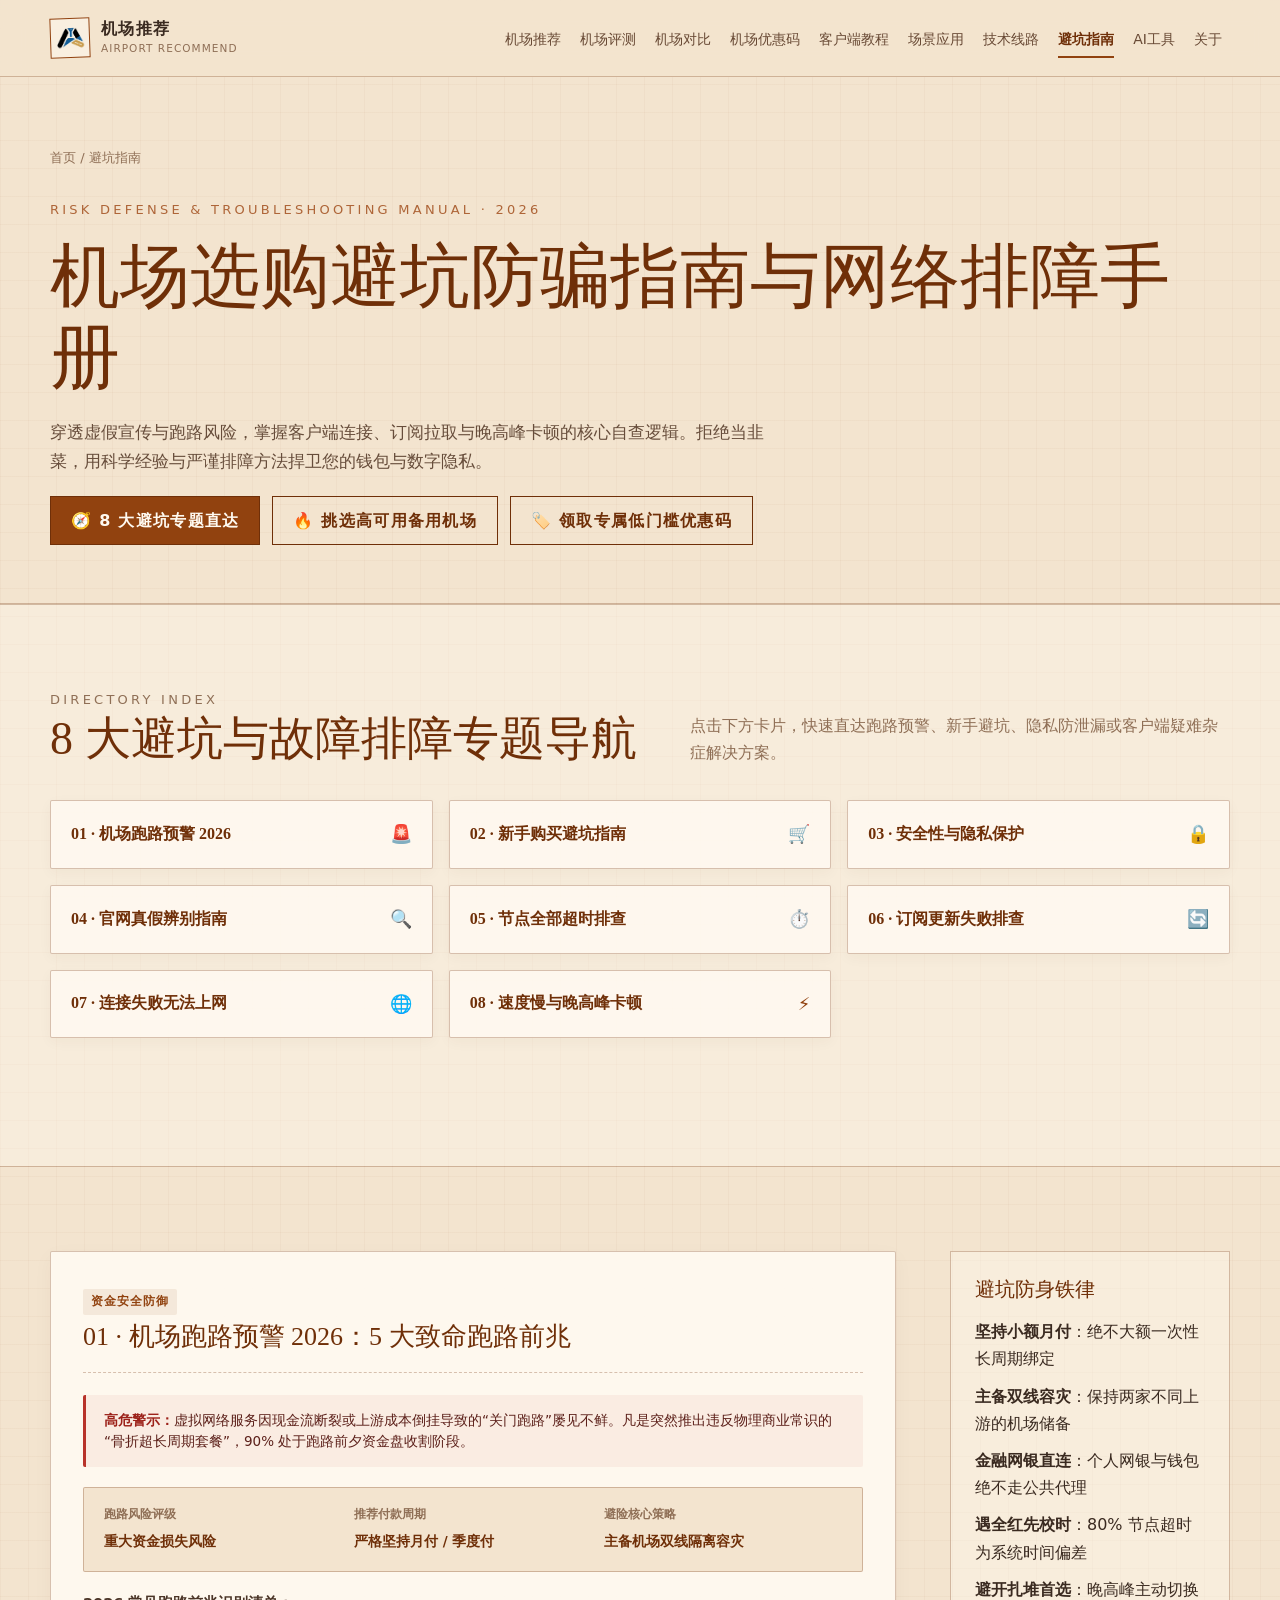
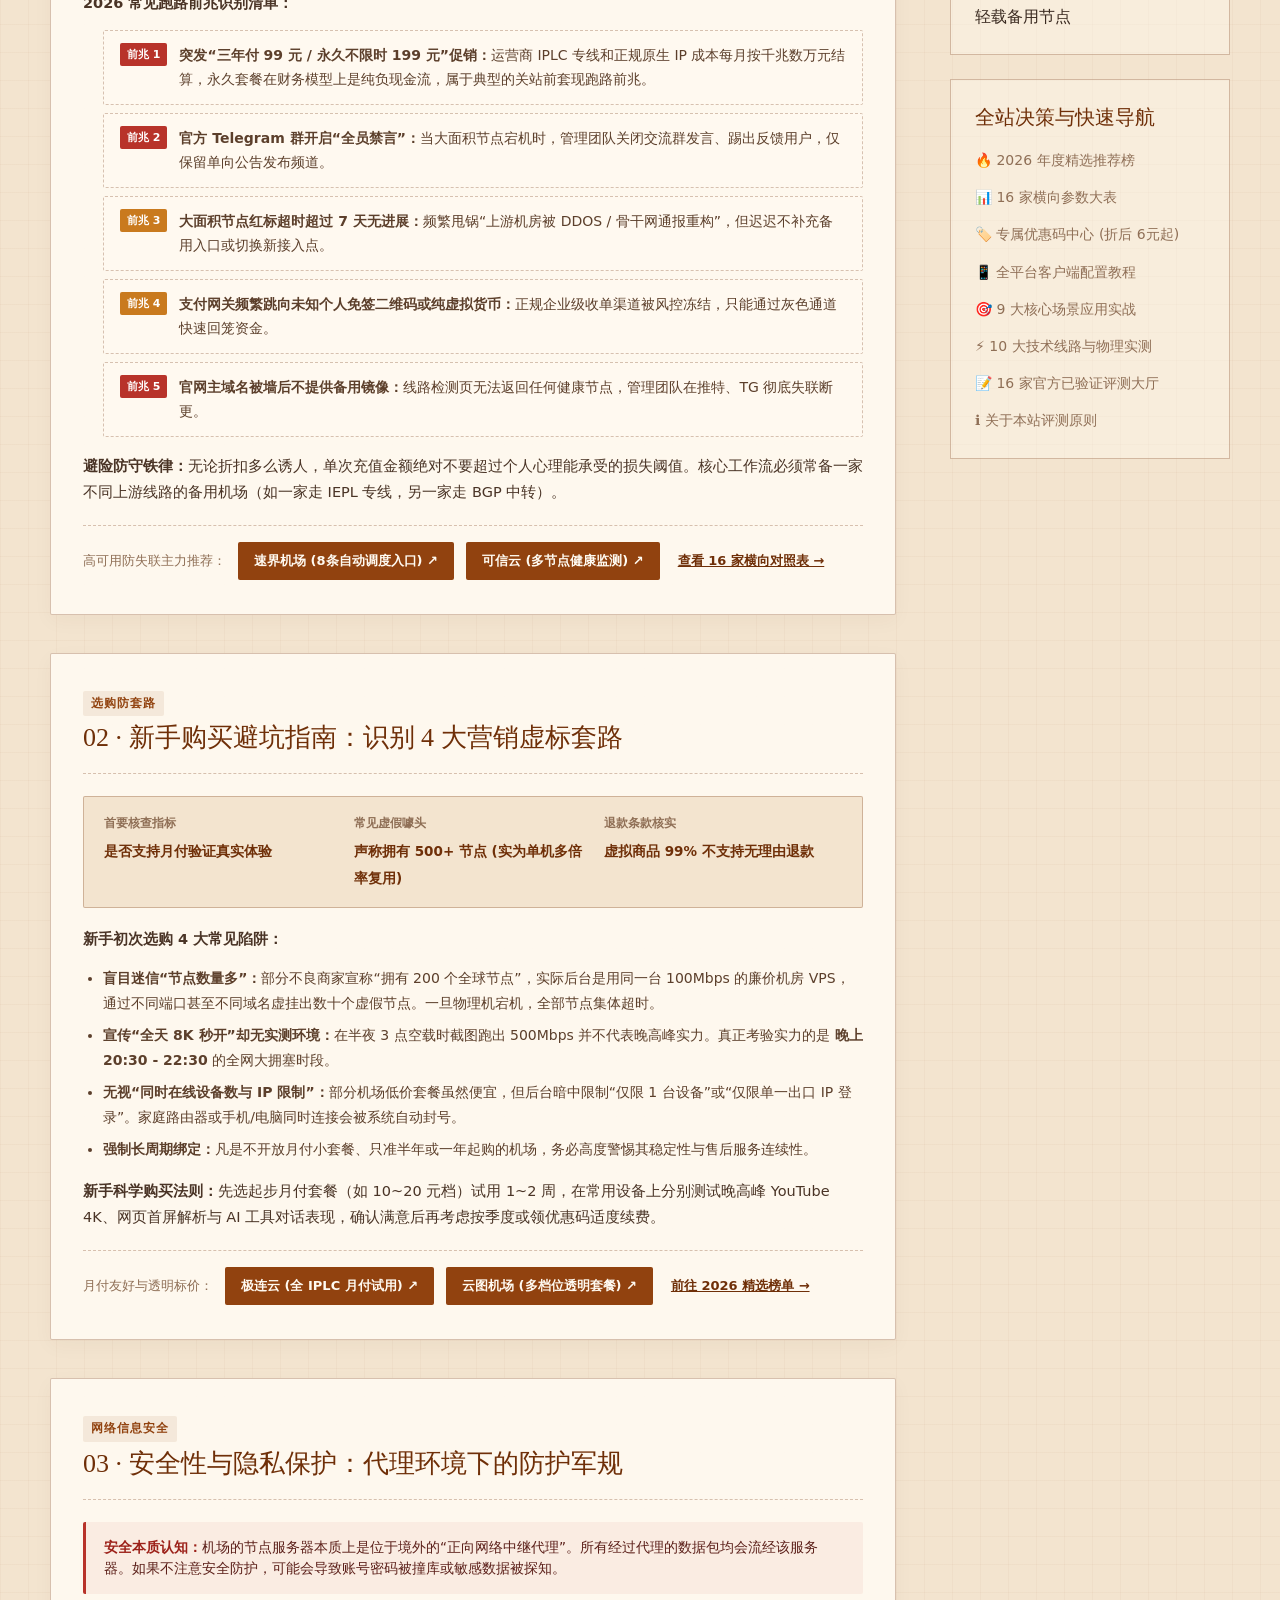
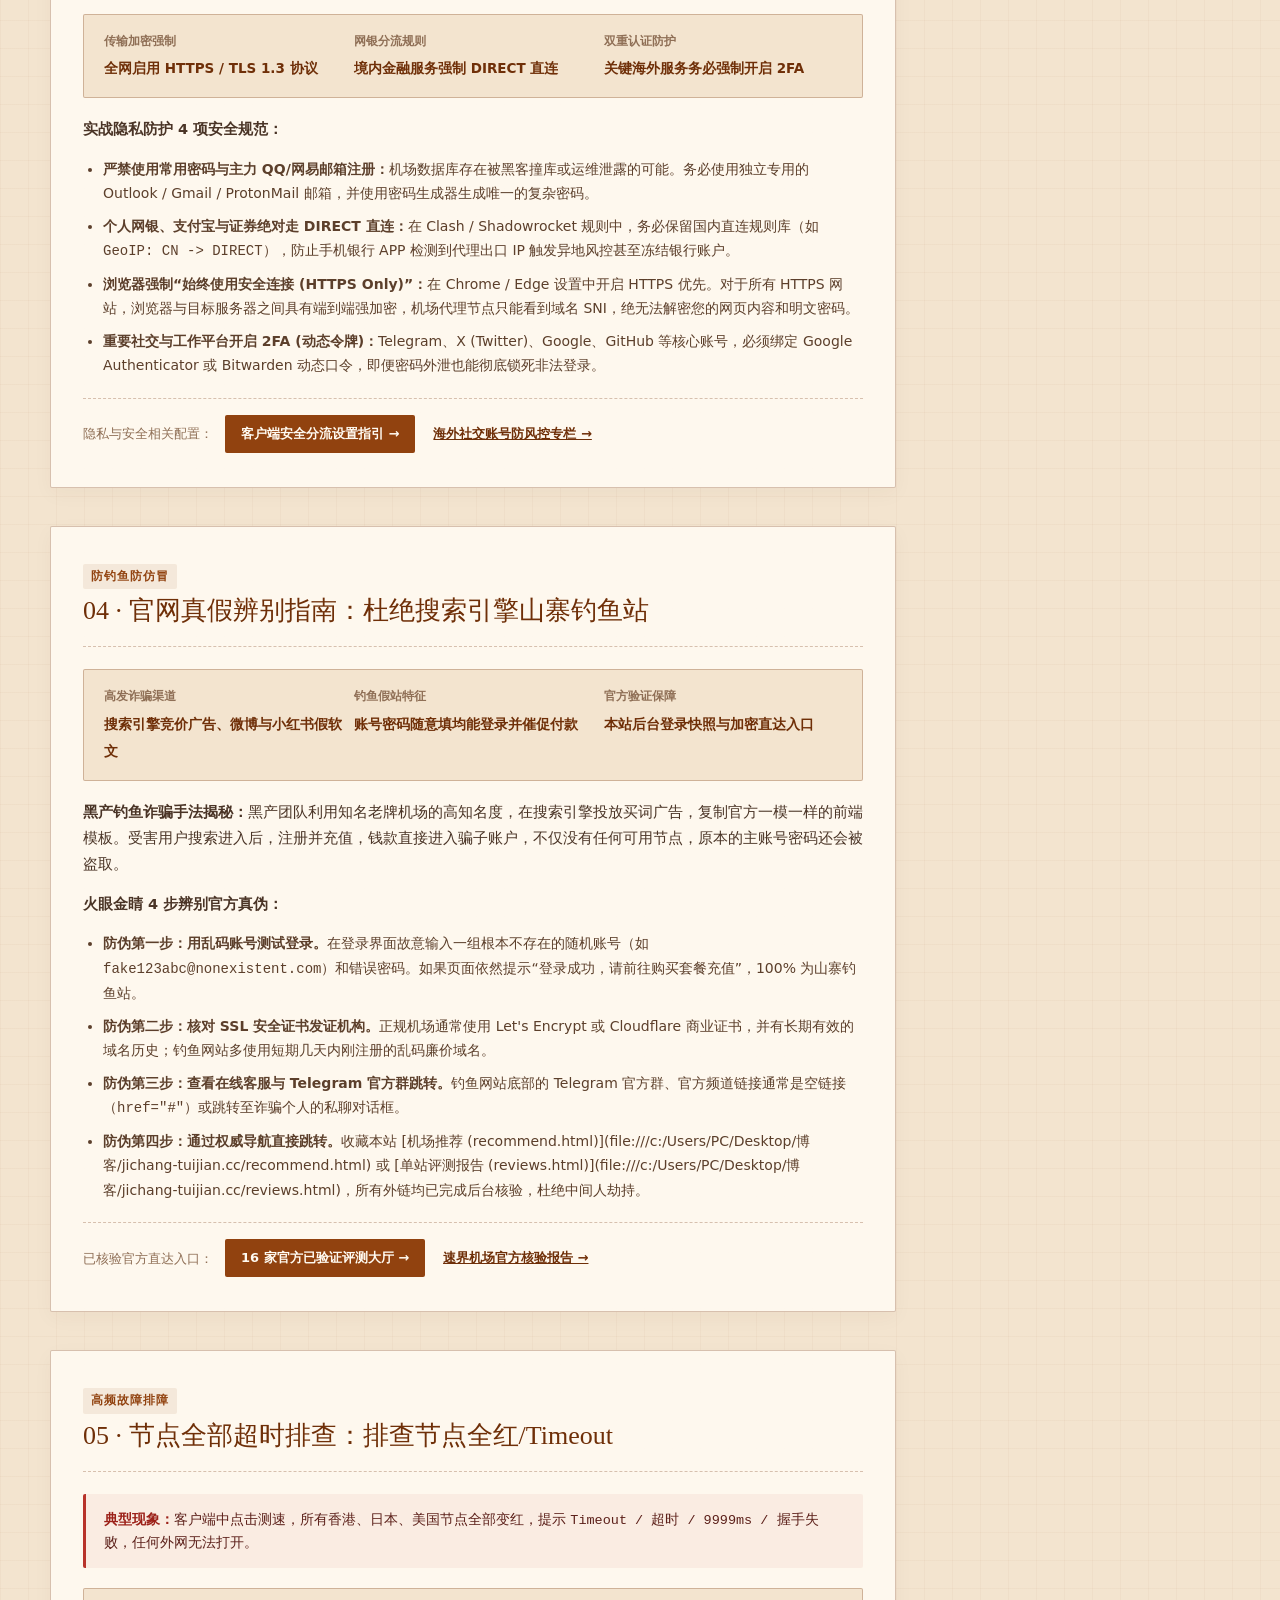
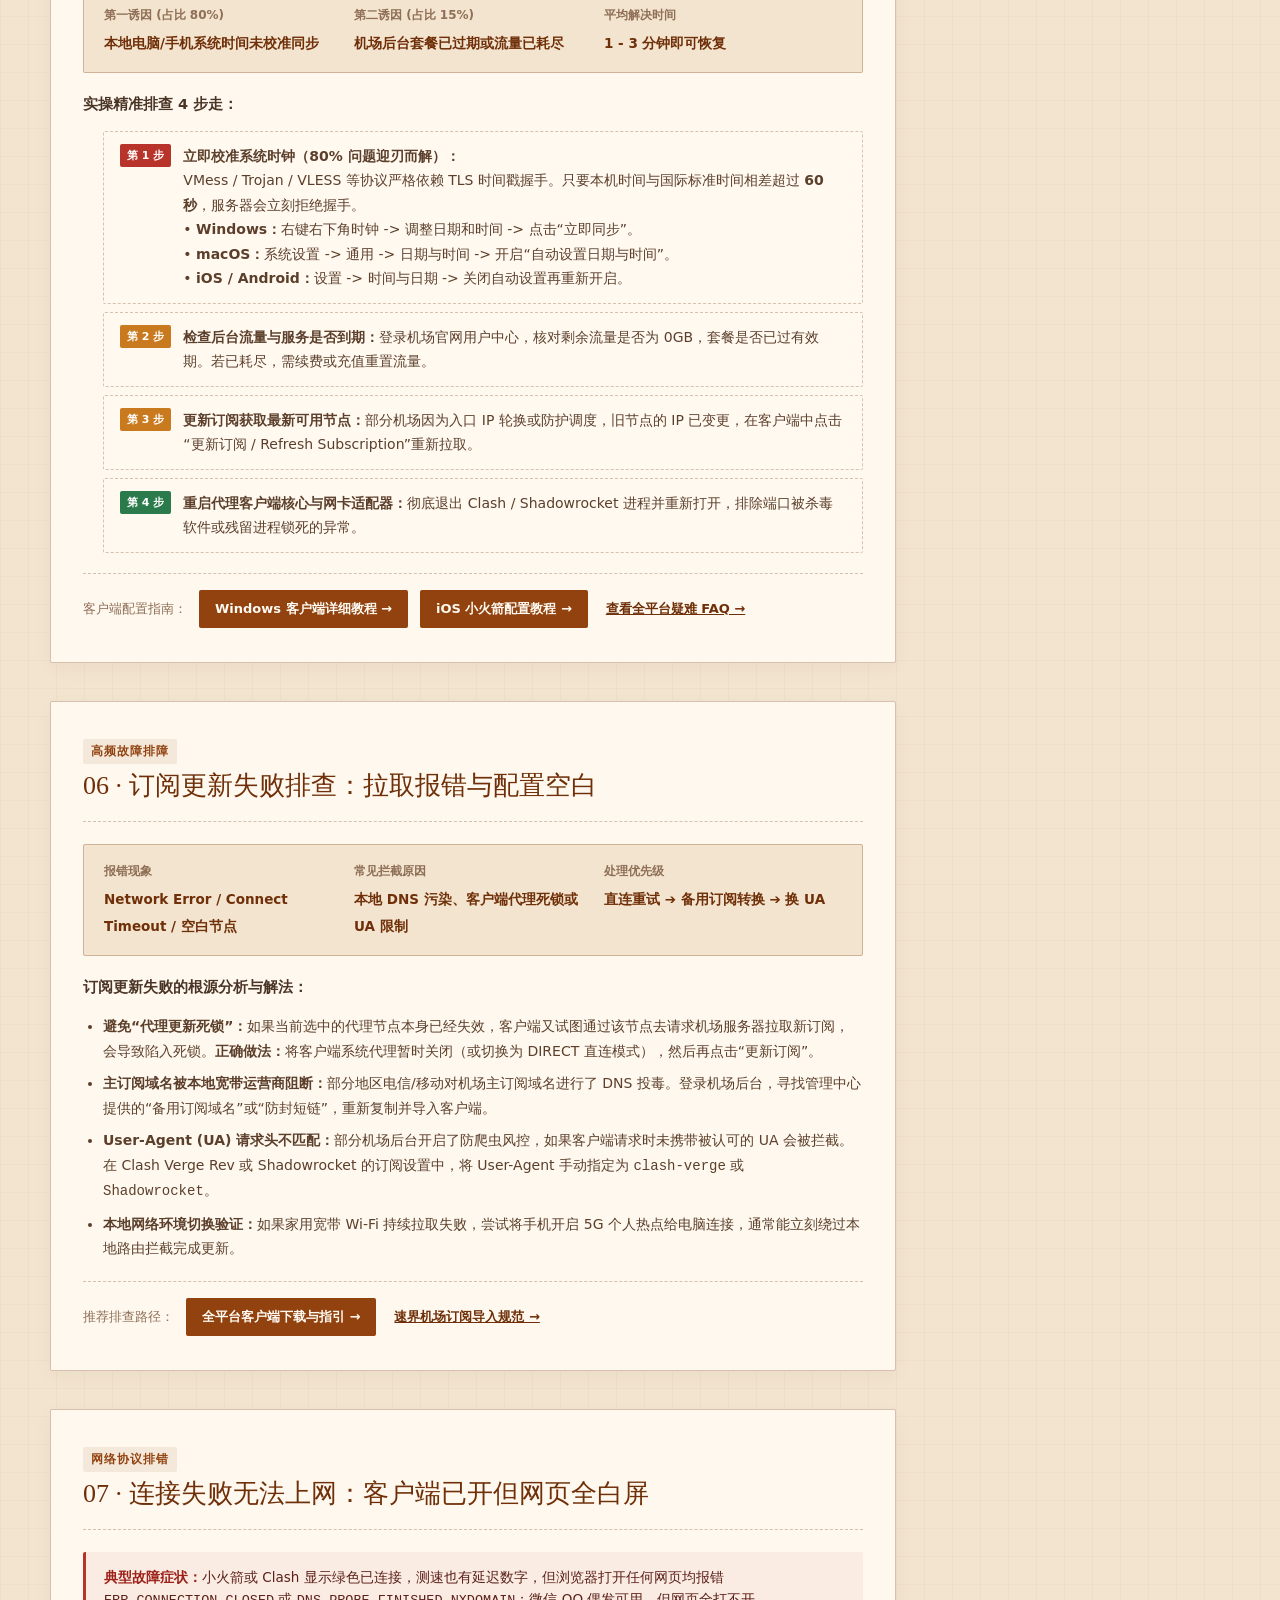
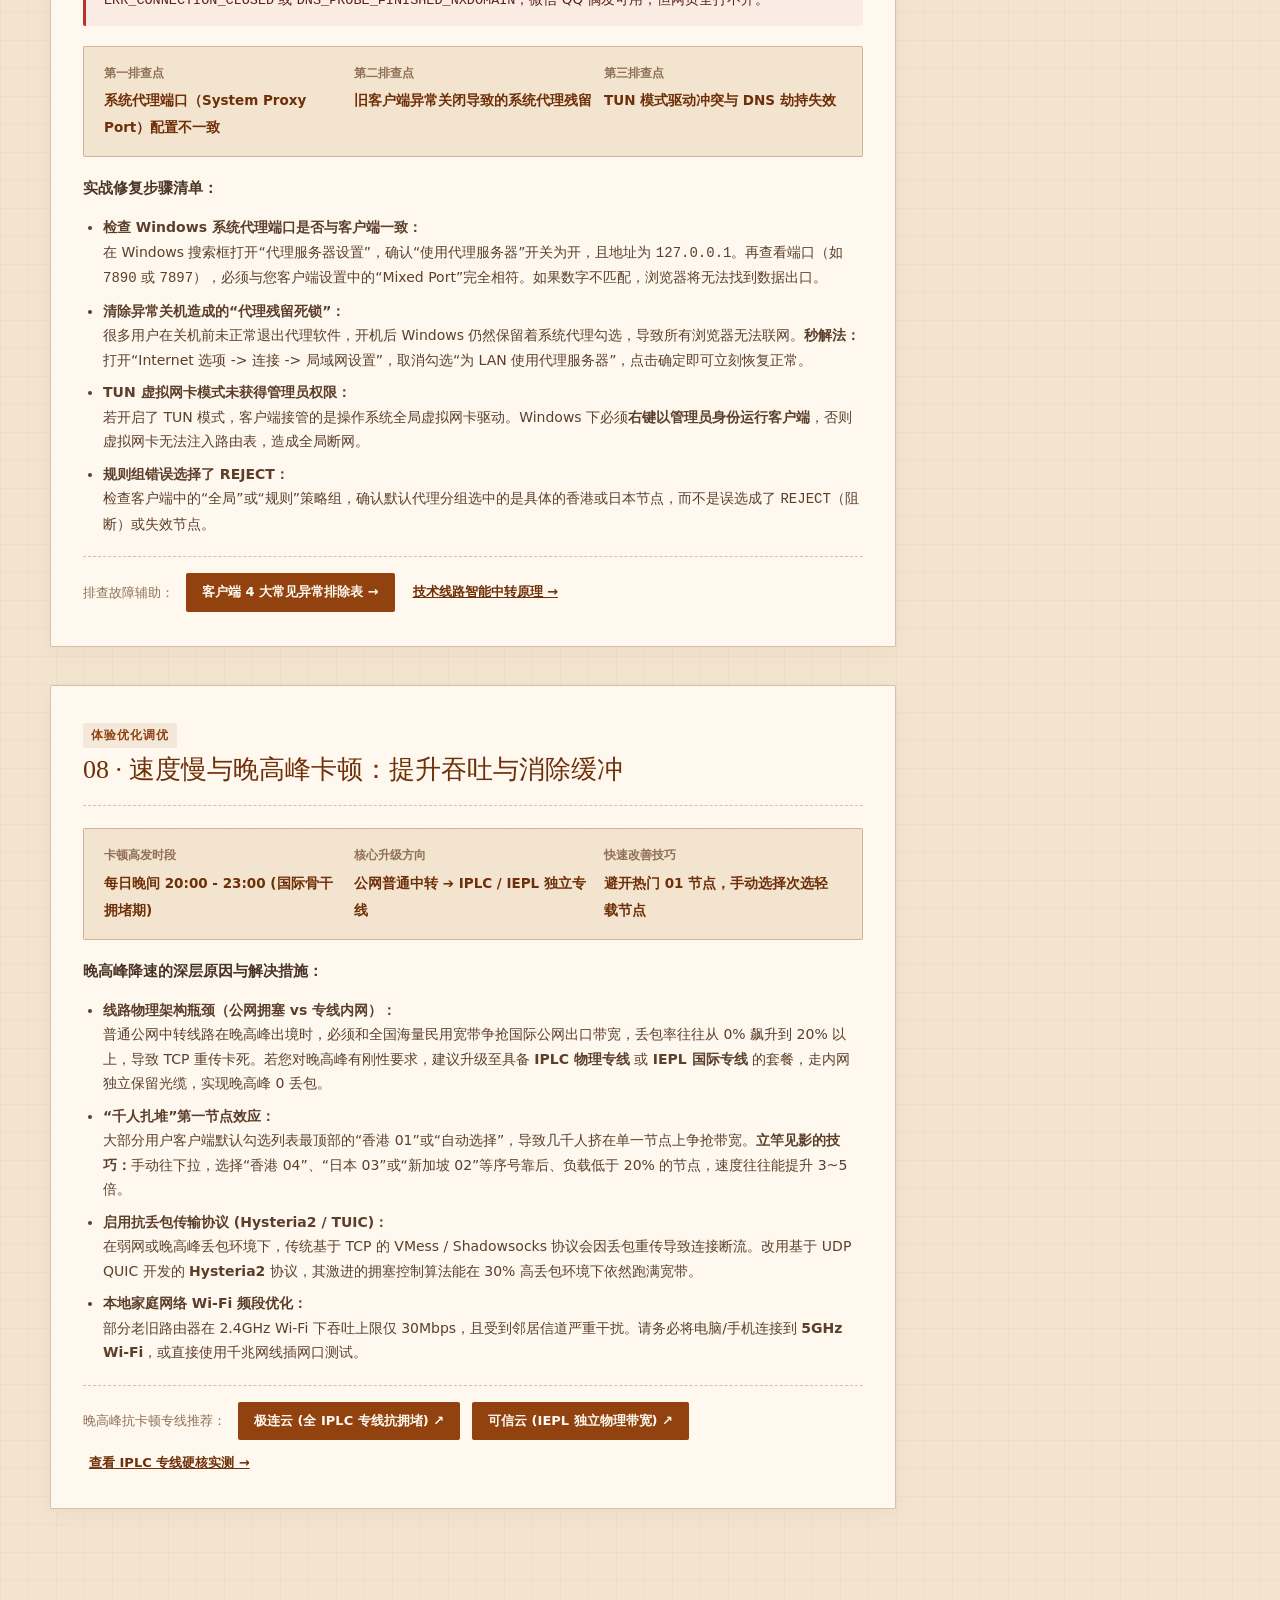
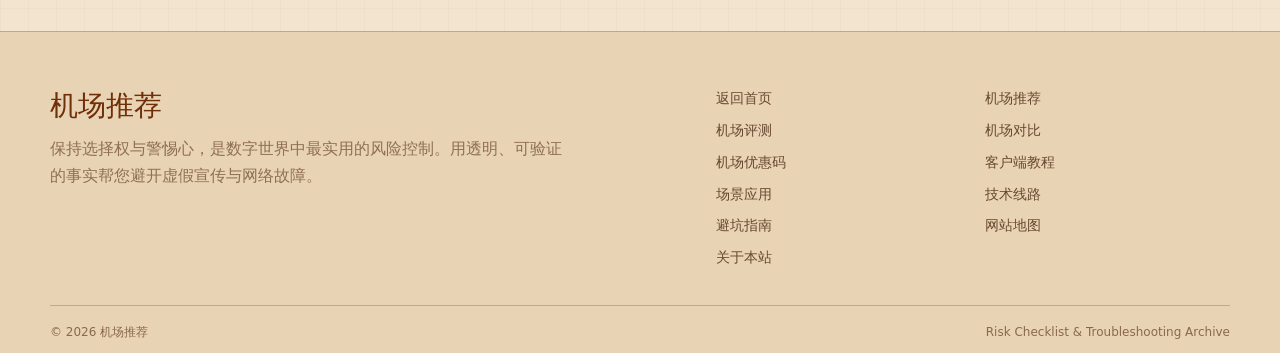
<file: pitfalls.html>
<!doctype html>
<html lang="zh-CN">
<head>
  <meta charset="utf-8">
  <meta name="viewport" content="width=device-width, initial-scale=1">
  <title>避坑指南与排障手册｜机场跑路预警·超时排查·隐私安全·官网辨别｜机场推荐</title>
  <meta name="description" content="2026 机场避坑指南与排错全书：深度解析机场跑路预警信号、新手选购防套路、节点全部超时、订阅更新失败、连接成功无法上网、晚高峰卡顿与安全性隐私防泄漏。">
  <meta name="keywords" content="机场跑路预警, 机场避坑指南, 节点全部超时, 订阅更新失败, 连接成功无法上网, 梯子避坑">
  <link rel="canonical" href="https://jichang-tuijian.cc/pitfalls.html">
  
  <!-- GEO Meta Tags -->
  <meta name="geo.region" content="HK">
  <meta name="geo.placename" content="Hong Kong">
  <meta name="geo.position" content="22.3193;114.1694">
  <meta name="ICBM" content="22.3193, 114.1694">

  <!-- Open Graph & Social Cards -->
  <meta property="og:type" content="article">
  <meta property="og:site_name" content="机场推荐">
  <meta property="og:title" content="避坑指南与排障手册｜机场跑路预警·超时排查·隐私安全">
  <meta property="og:description" content="8大避坑专题与排错全书：跑路5大前兆、时钟校准与局域网代理残留修复。">
  <meta property="og:url" content="https://jichang-tuijian.cc/pitfalls.html">
  <meta property="og:image" content="https://jichang-tuijian.cc/assets/logo-icon.png">
  <meta name="twitter:card" content="summary_large_image">
  <meta name="twitter:title" content="避坑指南与排障手册｜机场推荐">
  <meta name="twitter:description" content="8大避坑专题与排错全书。">
  <meta name="twitter:image" content="https://jichang-tuijian.cc/assets/logo-icon.png">

  <!-- Breadcrumb Schema.org JSON-LD -->
  <script type="application/ld+json">
  {
    "@context": "https://schema.org",
    "@type": "BreadcrumbList",
    "itemListElement": [
      {
        "@type": "ListItem",
        "position": 1,
        "name": "首页",
        "item": "https://jichang-tuijian.cc/"
      },
      {
        "@type": "ListItem",
        "position": 2,
        "name": "避坑指南",
        "item": "https://jichang-tuijian.cc/pitfalls.html"
      }
    ]
  }
  </script>

  <link rel="stylesheet" href="assets/styles.css">
  <link rel="stylesheet" href="assets/review.css">
</head>
<body data-page="pitfalls">
  <a class="skip-link" href="#main">跳到主要内容</a>

  <header class="site-header">
    <div class="nav-wrap">
      <a class="brand" href="index.html" aria-label="机场推荐首页">
        <span class="brand-mark"><img class="brand-icon" src="assets/logo-icon.png" alt="机场推荐 Logo" width="27" height="20"></span>
        <span class="brand-copy"><strong>机场推荐</strong><small>AIRPORT RECOMMEND</small></span>
      </a>
      <button class="menu-toggle" type="button" aria-expanded="false" aria-controls="site-nav">菜单</button>
      <nav class="site-nav" id="site-nav" aria-label="主导航">
        <a data-page="recommend" href="recommend.html">机场推荐</a>
        <a data-page="reviews" href="reviews.html">机场评测</a>
        <a data-page="compare" href="compare.html">机场对比</a>
        <a data-page="coupons" href="coupons.html">机场优惠码</a>
        <a data-page="clients" href="clients.html">客户端教程</a>
        <a data-page="scenarios" href="scenarios.html">场景应用</a>
        <a data-page="routes" href="routes.html">技术线路</a>
        <a data-page="pitfalls" href="pitfalls.html">避坑指南</a>
        <a data-page="ai-tools" href="ai-tools.html">AI工具</a>
        <a data-page="about" href="about.html">关于</a>
      </nav>
    </div>
  </header>

  <main id="main">
    <!-- Hero Section -->
    <section class="page-hero">
      <div class="container">
        <div class="breadcrumbs"><a href="index.html">首页</a> / 避坑指南</div>
        <p class="eyebrow">Risk Defense & Troubleshooting Manual · 2026</p>
        <h1>机场选购避坑防骗指南与网络排障手册</h1>
        <p class="intro">穿透虚假宣传与跑路风险，掌握客户端连接、订阅拉取与晚高峰卡顿的核心自查逻辑。拒绝当韭菜，用科学经验与严谨排障方法捍卫您的钱包与数字隐私。</p>
        <div class="button-row" style="margin-top:20px">
          <a class="button" href="#pitfalls-nav">🧭 8 大避坑专题直达</a>
          <a class="button ghost" href="recommend.html">🔥 挑选高可用备用机场</a>
          <a class="button ghost" href="coupons.html">🏷️ 领取专属低门槛优惠码</a>
        </div>
      </div>
    </section>

    <!-- Quick Navigation (8 Titles from User Image) -->
    <section class="section alt" id="pitfalls-nav">
      <div class="container">
        <div class="section-heading">
          <div>
            <p class="eyebrow">Directory Index</p>
            <h2>8 大避坑与故障排障专题导航</h2>
          </div>
          <p>点击下方卡片，快速直达跑路预警、新手避坑、隐私防泄漏或客户端疑难杂症解决方案。</p>
        </div>

        <div class="scenario-quicknav-grid">
          <!-- 01 -->
          <a class="scenario-quicknav-card" href="#exit-scam-2026">
            <h4>01 · 机场跑路预警 2026</h4>
            <span class="nav-icon">🚨</span>
          </a>
          <!-- 02 -->
          <a class="scenario-quicknav-card" href="#buyer-guide">
            <h4>02 · 新手购买避坑指南</h4>
            <span class="nav-icon">🛒</span>
          </a>
          <!-- 03 -->
          <a class="scenario-quicknav-card" href="#security-privacy">
            <h4>03 · 安全性与隐私保护</h4>
            <span class="nav-icon">🔒</span>
          </a>
          <!-- 04 -->
          <a class="scenario-quicknav-card" href="#fake-sites-guide">
            <h4>04 · 官网真假辨别指南</h4>
            <span class="nav-icon">🔍</span>
          </a>
          <!-- 05 -->
          <a class="scenario-quicknav-card" href="#nodes-timeout">
            <h4>05 · 节点全部超时排查</h4>
            <span class="nav-icon">⏱️</span>
          </a>
          <!-- 06 -->
          <a class="scenario-quicknav-card" href="#sub-update-fail">
            <h4>06 · 订阅更新失败排查</h4>
            <span class="nav-icon">🔄</span>
          </a>
          <!-- 07 -->
          <a class="scenario-quicknav-card" href="#connected-no-internet">
            <h4>07 · 连接失败无法上网</h4>
            <span class="nav-icon">🌐</span>
          </a>
          <!-- 08 -->
          <a class="scenario-quicknav-card" href="#slow-speed-lag">
            <h4>08 · 速度慢与晚高峰卡顿</h4>
            <span class="nav-icon">⚡</span>
          </a>
        </div>
      </div>
    </section>

    <!-- Detailed 8 Articles Section -->
    <section class="section">
      <div class="container page-layout">
        <div style="min-width:0">

          <!-- 01: 机场跑路预警 2026 -->
          <article class="scenario-article-block" id="exit-scam-2026">
            <header class="scenario-article-header">
              <div>
                <span class="scenario-topic-tag">资金安全防御</span>
                <h2>01 · 机场跑路预警 2026：5 大致命跑路前兆</h2>
              </div>
            </header>

            <div class="pitfall-warning-box">
              <strong>高危警示：</strong>虚拟网络服务因现金流断裂或上游成本倒挂导致的“关门跑路”屡见不鲜。凡是突然推出违反物理商业常识的“骨折超长周期套餐”，90% 处于跑路前夕资金盘收割阶段。
            </div>

            <div class="scenario-param-box">
              <div class="scenario-param-item">
                <strong>跑路风险评级</strong>
                <span>重大资金损失风险</span>
              </div>
              <div class="scenario-param-item">
                <strong>推荐付款周期</strong>
                <span>严格坚持月付 / 季度付</span>
              </div>
              <div class="scenario-param-item">
                <strong>避险核心策略</strong>
                <span>主备机场双线隔离容灾</span>
              </div>
            </div>

            <div class="scenario-content-body">
              <p><strong>2026 常见跑路前兆识别清单：</strong></p>
              <ul class="pitfall-checklist">
                <li class="pitfall-checklist-item">
                  <span class="pitfall-badge danger">前兆 1</span>
                  <div><strong>突发“三年付 99 元 / 永久不限时 199 元”促销：</strong>运营商 IPLC 专线和正规原生 IP 成本每月按千兆数万元结算，永久套餐在财务模型上是纯负现金流，属于典型的关站前套现跑路前兆。</div>
                </li>
                <li class="pitfall-checklist-item">
                  <span class="pitfall-badge danger">前兆 2</span>
                  <div><strong>官方 Telegram 群开启“全员禁言”：</strong>当大面积节点宕机时，管理团队关闭交流群发言、踢出反馈用户，仅保留单向公告发布频道。</div>
                </li>
                <li class="pitfall-checklist-item">
                  <span class="pitfall-badge warning">前兆 3</span>
                  <div><strong>大面积节点红标超时超过 7 天无进展：</strong>频繁甩锅“上游机房被 DDOS / 骨干网通报重构”，但迟迟不补充备用入口或切换新接入点。</div>
                </li>
                <li class="pitfall-checklist-item">
                  <span class="pitfall-badge warning">前兆 4</span>
                  <div><strong>支付网关频繁跳向未知个人免签二维码或纯虚拟货币：</strong>正规企业级收单渠道被风控冻结，只能通过灰色通道快速回笼资金。</div>
                </li>
                <li class="pitfall-checklist-item">
                  <span class="pitfall-badge danger">前兆 5</span>
                  <div><strong>官网主域名被墙后不提供备用镜像：</strong>线路检测页无法返回任何健康节点，管理团队在推特、TG 彻底失联断更。</div>
                </li>
              </ul>
              <p><strong>避险防守铁律：</strong>无论折扣多么诱人，单次充值金额绝对不要超过个人心理能承受的损失阈值。核心工作流必须常备一家不同上游线路的备用机场（如一家走 IEPL 专线，另一家走 BGP 中转）。</p>
            </div>

            <div class="scenario-action-bar">
              <span style="font-size:12.5px;color:var(--muted)">高可用防失联主力推荐：</span>
              <a class="scenario-btn-aff" href="https://lqy001.speedworldaff.com/#/register?code=p3EKNmlp" target="_blank" rel="noopener sponsored">速界机场 (8条自动调度入口) ↗</a>
              <a class="scenario-btn-aff" href="https://ermaozi01.kosingaff.com/#/register?code=FA6DjjDi" target="_blank" rel="noopener sponsored">可信云 (多节点健康监测) ↗</a>
              <a class="scenario-link-review" href="compare.html">查看 16 家横向对照表 →</a>
            </div>
          </article>

          <!-- 02: 新手购买避坑指南 -->
          <article class="scenario-article-block" id="buyer-guide">
            <header class="scenario-article-header">
              <div>
                <span class="scenario-topic-tag">选购防套路</span>
                <h2>02 · 新手购买避坑指南：识别 4 大营销虚标套路</h2>
              </div>
            </header>

            <div class="scenario-param-box">
              <div class="scenario-param-item">
                <strong>首要核查指标</strong>
                <span>是否支持月付验证真实体验</span>
              </div>
              <div class="scenario-param-item">
                <strong>常见虚假噱头</strong>
                <span>声称拥有 500+ 节点 (实为单机多倍率复用)</span>
              </div>
              <div class="scenario-param-item">
                <strong>退款条款核实</strong>
                <span>虚拟商品 99% 不支持无理由退款</span>
              </div>
            </div>

            <div class="scenario-content-body">
              <p><strong>新手初次选购 4 大常见陷阱：</strong></p>
              <ul>
                <li><strong>盲目迷信“节点数量多”：</strong>部分不良商家宣称“拥有 200 个全球节点”，实际后台是用同一台 100Mbps 的廉价机房 VPS，通过不同端口甚至不同域名虚挂出数十个虚假节点。一旦物理机宕机，全部节点集体超时。</li>
                <li><strong>宣传“全天 8K 秒开”却无实测环境：</strong>在半夜 3 点空载时截图跑出 500Mbps 并不代表晚高峰实力。真正考验实力的是 <strong>晚上 20:30 - 22:30</strong> 的全网大拥塞时段。</li>
                <li><strong>无视“同时在线设备数与 IP 限制”：</strong>部分机场低价套餐虽然便宜，但后台暗中限制“仅限 1 台设备”或“仅限单一出口 IP 登录”。家庭路由器或手机/电脑同时连接会被系统自动封号。</li>
                <li><strong>强制长周期绑定：</strong>凡是不开放月付小套餐、只准半年或一年起购的机场，务必高度警惕其稳定性与售后服务连续性。</li>
              </ul>
              <p><strong>新手科学购买法则：</strong>先选起步月付套餐（如 10~20 元档）试用 1~2 周，在常用设备上分别测试晚高峰 YouTube 4K、网页首屏解析与 AI 工具对话表现，确认满意后再考虑按季度或领优惠码适度续费。</p>
            </div>

            <div class="scenario-action-bar">
              <span style="font-size:12.5px;color:var(--muted)">月付友好与透明标价：</span>
              <a class="scenario-btn-aff" href="https://liujie2002.jlyvipaff.com/#/?code=0MxRdXiu" target="_blank" rel="noopener sponsored">极连云 (全 IPLC 月付试用) ↗</a>
              <a class="scenario-btn-aff" href="https://super.ytjcok.org/#/register?code=iKpNlXer" target="_blank" rel="noopener sponsored">云图机场 (多档位透明套餐) ↗</a>
              <a class="scenario-link-review" href="recommend.html">前往 2026 精选榜单 →</a>
            </div>
          </article>

          <!-- 03: 安全性与隐私保护 -->
          <article class="scenario-article-block" id="security-privacy">
            <header class="scenario-article-header">
              <div>
                <span class="scenario-topic-tag">网络信息安全</span>
                <h2>03 · 安全性与隐私保护：代理环境下的防护军规</h2>
              </div>
            </header>

            <div class="pitfall-warning-box">
              <strong>安全本质认知：</strong>机场的节点服务器本质上是位于境外的“正向网络中继代理”。所有经过代理的数据包均会流经该服务器。如果不注意安全防护，可能会导致账号密码被撞库或敏感数据被探知。
            </div>

            <div class="scenario-param-box">
              <div class="scenario-param-item">
                <strong>传输加密强制</strong>
                <span>全网启用 HTTPS / TLS 1.3 协议</span>
              </div>
              <div class="scenario-param-item">
                <strong>网银分流规则</strong>
                <span>境内金融服务强制 DIRECT 直连</span>
              </div>
              <div class="scenario-param-item">
                <strong>双重认证防护</strong>
                <span>关键海外服务务必强制开启 2FA</span>
              </div>
            </div>

            <div class="scenario-content-body">
              <p><strong>实战隐私防护 4 项安全规范：</strong></p>
              <ul>
                <li><strong>严禁使用常用密码与主力 QQ/网易邮箱注册：</strong>机场数据库存在被黑客撞库或运维泄露的可能。务必使用独立专用的 Outlook / Gmail / ProtonMail 邮箱，并使用密码生成器生成唯一的复杂密码。</li>
                <li><strong>个人网银、支付宝与证券绝对走 DIRECT 直连：</strong>在 Clash / Shadowrocket 规则中，务必保留国内直连规则库（如 <code>GeoIP: CN -> DIRECT</code>），防止手机银行 APP 检测到代理出口 IP 触发异地风控甚至冻结银行账户。</li>
                <li><strong>浏览器强制“始终使用安全连接 (HTTPS Only)”：</strong>在 Chrome / Edge 设置中开启 HTTPS 优先。对于所有 HTTPS 网站，浏览器与目标服务器之间具有端到端强加密，机场代理节点只能看到域名 SNI，绝无法解密您的网页内容和明文密码。</li>
                <li><strong>重要社交与工作平台开启 2FA (动态令牌)：</strong>Telegram、X (Twitter)、Google、GitHub 等核心账号，必须绑定 Google Authenticator 或 Bitwarden 动态口令，即便密码外泄也能彻底锁死非法登录。</li>
              </ul>
            </div>

            <div class="scenario-action-bar">
              <span style="font-size:12.5px;color:var(--muted)">隐私与安全相关配置：</span>
              <a class="scenario-btn-aff" href="clients.html#faq">客户端安全分流设置指引 →</a>
              <a class="scenario-link-review" href="scenarios.html#social">海外社交账号防风控专栏 →</a>
            </div>
          </article>

          <!-- 04: 官网真假辨别指南 -->
          <article class="scenario-article-block" id="fake-sites-guide">
            <header class="scenario-article-header">
              <div>
                <span class="scenario-topic-tag">防钓鱼防仿冒</span>
                <h2>04 · 官网真假辨别指南：杜绝搜索引擎山寨钓鱼站</h2>
              </div>
            </header>

            <div class="scenario-param-box">
              <div class="scenario-param-item">
                <strong>高发诈骗渠道</strong>
                <span>搜索引擎竞价广告、微博与小红书假软文</span>
              </div>
              <div class="scenario-param-item">
                <strong>钓鱼假站特征</strong>
                <span>账号密码随意填均能登录并催促付款</span>
              </div>
              <div class="scenario-param-item">
                <strong>官方验证保障</strong>
                <span>本站后台登录快照与加密直达入口</span>
              </div>
            </div>

            <div class="scenario-content-body">
              <p><strong>黑产钓鱼诈骗手法揭秘：</strong>黑产团队利用知名老牌机场的高知名度，在搜索引擎投放买词广告，复制官方一模一样的前端模板。受害用户搜索进入后，注册并充值，钱款直接进入骗子账户，不仅没有任何可用节点，原本的主账号密码还会被盗取。</p>
              <p><strong>火眼金睛 4 步辨别官方真伪：</strong></p>
              <ul>
                <li><strong>防伪第一步：用乱码账号测试登录。</strong>在登录界面故意输入一组根本不存在的随机账号（如 <code>fake123abc@nonexistent.com</code>）和错误密码。如果页面依然提示“登录成功，请前往购买套餐充值”，100% 为山寨钓鱼站。</li>
                <li><strong>防伪第二步：核对 SSL 安全证书发证机构。</strong>正规机场通常使用 Let's Encrypt 或 Cloudflare 商业证书，并有长期有效的域名历史；钓鱼网站多使用短期几天内刚注册的乱码廉价域名。</li>
                <li><strong>防伪第三步：查看在线客服与 Telegram 官方群跳转。</strong>钓鱼网站底部的 Telegram 官方群、官方频道链接通常是空链接（<code>href="#"</code>）或跳转至诈骗个人的私聊对话框。</li>
                <li><strong>防伪第四步：通过权威导航直接跳转。</strong>收藏本站 [机场推荐 (recommend.html)](file:///c:/Users/PC/Desktop/博客/jichang-tuijian.cc/recommend.html) 或 [单站评测报告 (reviews.html)](file:///c:/Users/PC/Desktop/博客/jichang-tuijian.cc/reviews.html)，所有外链均已完成后台核验，杜绝中间人劫持。</li>
              </ul>
            </div>

            <div class="scenario-action-bar">
              <span style="font-size:12.5px;color:var(--muted)">已核验官方直达入口：</span>
              <a class="scenario-btn-aff" href="reviews.html">16 家官方已验证评测大厅 →</a>
              <a class="scenario-link-review" href="review.html?id=speed">速界机场官方核验报告 →</a>
            </div>
          </article>

          <!-- 05: 节点全部超时排查 -->
          <article class="scenario-article-block" id="nodes-timeout">
            <header class="scenario-article-header">
              <div>
                <span class="scenario-topic-tag">高频故障排障</span>
                <h2>05 · 节点全部超时排查：排查节点全红/Timeout</h2>
              </div>
            </header>

            <div class="pitfall-warning-box">
              <strong>典型现象：</strong>客户端中点击测速，所有香港、日本、美国节点全部变红，提示 <code>Timeout / 超时 / 9999ms / 握手失败</code>，任何外网无法打开。
            </div>

            <div class="scenario-param-box">
              <div class="scenario-param-item">
                <strong>第一诱因 (占比 80%)</strong>
                <span>本地电脑/手机系统时间未校准同步</span>
              </div>
              <div class="scenario-param-item">
                <strong>第二诱因 (占比 15%)</strong>
                <span>机场后台套餐已过期或流量已耗尽</span>
              </div>
              <div class="scenario-param-item">
                <strong>平均解决时间</strong>
                <span>1 - 3 分钟即可恢复</span>
              </div>
            </div>

            <div class="scenario-content-body">
              <p><strong>实操精准排查 4 步走：</strong></p>
              <ul class="pitfall-checklist">
                <li class="pitfall-checklist-item">
                  <span class="pitfall-badge danger">第 1 步</span>
                  <div><strong>立即校准系统时钟（80% 问题迎刃而解）：</strong>
                    <br>VMess / Trojan / VLESS 等协议严格依赖 TLS 时间戳握手。只要本机时间与国际标准时间相差超过 <strong>60 秒</strong>，服务器会立刻拒绝握手。
                    <br>• <strong>Windows：</strong>右键右下角时钟 -> 调整日期和时间 -> 点击“立即同步”。
                    <br>• <strong>macOS：</strong>系统设置 -> 通用 -> 日期与时间 -> 开启“自动设置日期与时间”。
                    <br>• <strong>iOS / Android：</strong>设置 -> 时间与日期 -> 关闭自动设置再重新开启。
                  </div>
                </li>
                <li class="pitfall-checklist-item">
                  <span class="pitfall-badge warning">第 2 步</span>
                  <div><strong>检查后台流量与服务是否到期：</strong>登录机场官网用户中心，核对剩余流量是否为 0GB，套餐是否已过有效期。若已耗尽，需续费或充值重置流量。</div>
                </li>
                <li class="pitfall-checklist-item">
                  <span class="pitfall-badge warning">第 3 步</span>
                  <div><strong>更新订阅获取最新可用节点：</strong>部分机场因为入口 IP 轮换或防护调度，旧节点的 IP 已变更，在客户端中点击“更新订阅 / Refresh Subscription”重新拉取。</div>
                </li>
                <li class="pitfall-checklist-item">
                  <span class="pitfall-badge success">第 4 步</span>
                  <div><strong>重启代理客户端核心与网卡适配器：</strong>彻底退出 Clash / Shadowrocket 进程并重新打开，排除端口被杀毒软件或残留进程锁死的异常。</div>
                </li>
              </ul>
            </div>

            <div class="scenario-action-bar">
              <span style="font-size:12.5px;color:var(--muted)">客户端配置指南：</span>
              <a class="scenario-btn-aff" href="clients.html#windows">Windows 客户端详细教程 →</a>
              <a class="scenario-btn-aff" href="clients.html#ios">iOS 小火箭配置教程 →</a>
              <a class="scenario-link-review" href="clients.html#faq">查看全平台疑难 FAQ →</a>
            </div>
          </article>

          <!-- 06: 订阅更新失败排查 -->
          <article class="scenario-article-block" id="sub-update-fail">
            <header class="scenario-article-header">
              <div>
                <span class="scenario-topic-tag">高频故障排障</span>
                <h2>06 · 订阅更新失败排查：拉取报错与配置空白</h2>
              </div>
            </header>

            <div class="scenario-param-box">
              <div class="scenario-param-item">
                <strong>报错现象</strong>
                <span>Network Error / Connect Timeout / 空白节点</span>
              </div>
              <div class="scenario-param-item">
                <strong>常见拦截原因</strong>
                <span>本地 DNS 污染、客户端代理死锁或 UA 限制</span>
              </div>
              <div class="scenario-param-item">
                <strong>处理优先级</strong>
                <span>直连重试 ➔ 备用订阅转换 ➔ 换 UA</span>
              </div>
            </div>

            <div class="scenario-content-body">
              <p><strong>订阅更新失败的根源分析与解法：</strong></p>
              <ul>
                <li><strong>避免“代理更新死锁”：</strong>如果当前选中的代理节点本身已经失效，客户端又试图通过该节点去请求机场服务器拉取新订阅，会导致陷入死锁。<strong>正确做法：</strong>将客户端系统代理暂时关闭（或切换为 DIRECT 直连模式），然后再点击“更新订阅”。</li>
                <li><strong>主订阅域名被本地宽带运营商阻断：</strong>部分地区电信/移动对机场主订阅域名进行了 DNS 投毒。登录机场后台，寻找管理中心提供的“备用订阅域名”或“防封短链”，重新复制并导入客户端。</li>
                <li><strong>User-Agent (UA) 请求头不匹配：</strong>部分机场后台开启了防爬虫风控，如果客户端请求时未携带被认可的 UA 会被拦截。在 Clash Verge Rev 或 Shadowrocket 的订阅设置中，将 User-Agent 手动指定为 <code>clash-verge</code> 或 <code>Shadowrocket</code>。</li>
                <li><strong>本地网络环境切换验证：</strong>如果家用宽带 Wi-Fi 持续拉取失败，尝试将手机开启 5G 个人热点给电脑连接，通常能立刻绕过本地路由拦截完成更新。</li>
              </ul>
            </div>

            <div class="scenario-action-bar">
              <span style="font-size:12.5px;color:var(--muted)">推荐排查路径：</span>
              <a class="scenario-btn-aff" href="clients.html#clients-nav">全平台客户端下载与指引 →</a>
              <a class="scenario-link-review" href="review.html?id=speed">速界机场订阅导入规范 →</a>
            </div>
          </article>

          <!-- 07: 连接失败无法上网 -->
          <article class="scenario-article-block" id="connected-no-internet">
            <header class="scenario-article-header">
              <div>
                <span class="scenario-topic-tag">网络协议排错</span>
                <h2>07 · 连接失败无法上网：客户端已开但网页全白屏</h2>
              </div>
            </header>

            <div class="pitfall-warning-box">
              <strong>典型故障症状：</strong>小火箭或 Clash 显示绿色已连接，测速也有延迟数字，但浏览器打开任何网页均报错 <code>ERR_CONNECTION_CLOSED</code> 或 <code>DNS_PROBE_FINISHED_NXDOMAIN</code>；微信 QQ 偶发可用，但网页全打不开。
            </div>

            <div class="scenario-param-box">
              <div class="scenario-param-item">
                <strong>第一排查点</strong>
                <span>系统代理端口（System Proxy Port）配置不一致</span>
              </div>
              <div class="scenario-param-item">
                <strong>第二排查点</strong>
                <span>旧客户端异常关闭导致的系统代理残留</span>
              </div>
              <div class="scenario-param-item">
                <strong>第三排查点</strong>
                <span>TUN 模式驱动冲突与 DNS 劫持失效</span>
              </div>
            </div>

            <div class="scenario-content-body">
              <p><strong>实战修复步骤清单：</strong></p>
              <ul>
                <li><strong>检查 Windows 系统代理端口是否与客户端一致：</strong>
                  <br>在 Windows 搜索框打开“代理服务器设置”，确认“使用代理服务器”开关为开，且地址为 <code>127.0.0.1</code>。再查看端口（如 <code>7890</code> 或 <code>7897</code>），必须与您客户端设置中的“Mixed Port”完全相符。如果数字不匹配，浏览器将无法找到数据出口。
                </li>
                <li><strong>清除异常关机造成的“代理残留死锁”：</strong>
                  <br>很多用户在关机前未正常退出代理软件，开机后 Windows 仍然保留着系统代理勾选，导致所有浏览器无法联网。<strong>秒解法：</strong>打开“Internet 选项 -> 连接 -> 局域网设置”，取消勾选“为 LAN 使用代理服务器”，点击确定即可立刻恢复正常。
                </li>
                <li><strong>TUN 虚拟网卡模式未获得管理员权限：</strong>
                  <br>若开启了 TUN 模式，客户端接管的是操作系统全局虚拟网卡驱动。Windows 下必须<strong>右键以管理员身份运行客户端</strong>，否则虚拟网卡无法注入路由表，造成全局断网。
                </li>
                <li><strong>规则组错误选择了 REJECT：</strong>
                  <br>检查客户端中的“全局”或“规则”策略组，确认默认代理分组选中的是具体的香港或日本节点，而不是误选成了 <code>REJECT</code>（阻断）或失效节点。
                </li>
              </ul>
            </div>

            <div class="scenario-action-bar">
              <span style="font-size:12.5px;color:var(--muted)">排查故障辅助：</span>
              <a class="scenario-btn-aff" href="clients.html#troubleshoot">客户端 4 大常见异常排除表 →</a>
              <a class="scenario-link-review" href="routes.html#bgp">技术线路智能中转原理 →</a>
            </div>
          </article>

          <!-- 08: 速度慢与晚高峰卡顿 -->
          <article class="scenario-article-block" id="slow-speed-lag">
            <header class="scenario-article-header">
              <div>
                <span class="scenario-topic-tag">体验优化调优</span>
                <h2>08 · 速度慢与晚高峰卡顿：提升吞吐与消除缓冲</h2>
              </div>
            </header>

            <div class="scenario-param-box">
              <div class="scenario-param-item">
                <strong>卡顿高发时段</strong>
                <span>每日晚间 20:00 - 23:00 (国际骨干拥堵期)</span>
              </div>
              <div class="scenario-param-item">
                <strong>核心升级方向</strong>
                <span>公网普通中转 ➔ IPLC / IEPL 独立专线</span>
              </div>
              <div class="scenario-param-item">
                <strong>快速改善技巧</strong>
                <span>避开热门 01 节点，手动选择次选轻载节点</span>
              </div>
            </div>

            <div class="scenario-content-body">
              <p><strong>晚高峰降速的深层原因与解决措施：</strong></p>
              <ul>
                <li><strong>线路物理架构瓶颈（公网拥塞 vs 专线内网）：</strong>
                  <br>普通公网中转线路在晚高峰出境时，必须和全国海量民用宽带争抢国际公网出口带宽，丢包率往往从 0% 飙升到 20% 以上，导致 TCP 重传卡死。若您对晚高峰有刚性要求，建议升级至具备 <strong>IPLC 物理专线</strong> 或 <strong>IEPL 国际专线</strong> 的套餐，走内网独立保留光缆，实现晚高峰 0 丢包。
                </li>
                <li><strong>“千人扎堆”第一节点效应：</strong>
                  <br>大部分用户客户端默认勾选列表最顶部的“香港 01”或“自动选择”，导致几千人挤在单一节点上争抢带宽。<strong>立竿见影的技巧：</strong>手动往下拉，选择“香港 04”、“日本 03”或“新加坡 02”等序号靠后、负载低于 20% 的节点，速度往往能提升 3~5 倍。
                </li>
                <li><strong>启用抗丢包传输协议 (Hysteria2 / TUIC)：</strong>
                  <br>在弱网或晚高峰丢包环境下，传统基于 TCP 的 VMess / Shadowsocks 协议会因丢包重传导致连接断流。改用基于 UDP QUIC 开发的 <strong>Hysteria2</strong> 协议，其激进的拥塞控制算法能在 30% 高丢包环境下依然跑满宽带。
                </li>
                <li><strong>本地家庭网络 Wi-Fi 频段优化：</strong>
                  <br>部分老旧路由器在 2.4GHz Wi-Fi 下吞吐上限仅 30Mbps，且受到邻居信道严重干扰。请务必将电脑/手机连接到 <strong>5GHz Wi-Fi</strong>，或直接使用千兆网线插网口测试。
                </li>
              </ul>
            </div>

            <div class="scenario-action-bar">
              <span style="font-size:12.5px;color:var(--muted)">晚高峰抗卡顿专线推荐：</span>
              <a class="scenario-btn-aff" href="https://liujie2002.jlyvipaff.com/#/?code=0MxRdXiu" target="_blank" rel="noopener sponsored">极连云 (全 IPLC 专线抗拥堵) ↗</a>
              <a class="scenario-btn-aff" href="https://ermaozi01.kosingaff.com/#/register?code=FA6DjjDi" target="_blank" rel="noopener sponsored">可信云 (IEPL 独立物理带宽) ↗</a>
              <a class="scenario-link-review" href="routes.html#iplc">查看 IPLC 专线硬核实测 →</a>
            </div>
          </article>

        </div>

        <!-- Right Sticky Sidebar -->
        <aside class="sidebar">
          <div class="side-block">
            <h2>避坑防身铁律</h2>
            <ul>
              <li><strong>坚持小额月付</strong>：绝不大额一次性长周期绑定</li>
              <li><strong>主备双线容灾</strong>：保持两家不同上游的机场储备</li>
              <li><strong>金融网银直连</strong>：个人网银与钱包绝不走公共代理</li>
              <li><strong>遇全红先校时</strong>：80% 节点超时为系统时间偏差</li>
              <li><strong>避开扎堆首选</strong>：晚高峰主动切换轻载备用节点</li>
            </ul>
          </div>
          <div class="side-block">
            <h2>全站决策与快速导航</h2>
            <ul>
              <li><a href="recommend.html">🔥 2026 年度精选推荐榜</a></li>
              <li><a href="compare.html">📊 16 家横向参数大表</a></li>
              <li><a href="coupons.html">🏷️ 专属优惠码中心 (折后 6元起)</a></li>
              <li><a href="clients.html">📱 全平台客户端配置教程</a></li>
              <li><a href="scenarios.html">🎯 9 大核心场景应用实战</a></li>
              <li><a href="routes.html">⚡ 10 大技术线路与物理实测</a></li>
              <li><a href="reviews.html">📝 16 家官方已验证评测大厅</a></li>
              <li><a href="about.html">ℹ️ 关于本站评测原则</a></li>
            </ul>
          </div>
        </aside>
      </div>
    </section>
  </main>

  <footer class="site-footer">
    <div class="container">
      <div class="footer-main">
        <div>
          <h2>机场推荐</h2>
          <p>保持选择权与警惕心，是数字世界中最实用的风险控制。用透明、可验证的事实帮您避开虚假宣传与网络故障。</p>
        </div>
        <nav class="footer-links" aria-label="页脚导航">
          <a href="index.html">返回首页</a>
          <a href="recommend.html">机场推荐</a>
          <a href="reviews.html">机场评测</a>
          <a href="compare.html">机场对比</a>
          <a href="coupons.html">机场优惠码</a>
          <a href="clients.html">客户端教程</a>
          <a href="scenarios.html">场景应用</a>
          <a href="routes.html">技术线路</a>
          <a href="pitfalls.html">避坑指南</a>
          <a href="sitemap.html">网站地图</a>
          <a href="about.html">关于本站</a>
        </nav>
      </div>
      <div class="footer-bottom">
        <span>© <span data-year></span> 机场推荐</span>
        <span>Risk Checklist & Troubleshooting Archive</span>
      </div>
    </div>
  </footer>

  <script src="assets/site.js"></script>
</body>
</html>
</file>
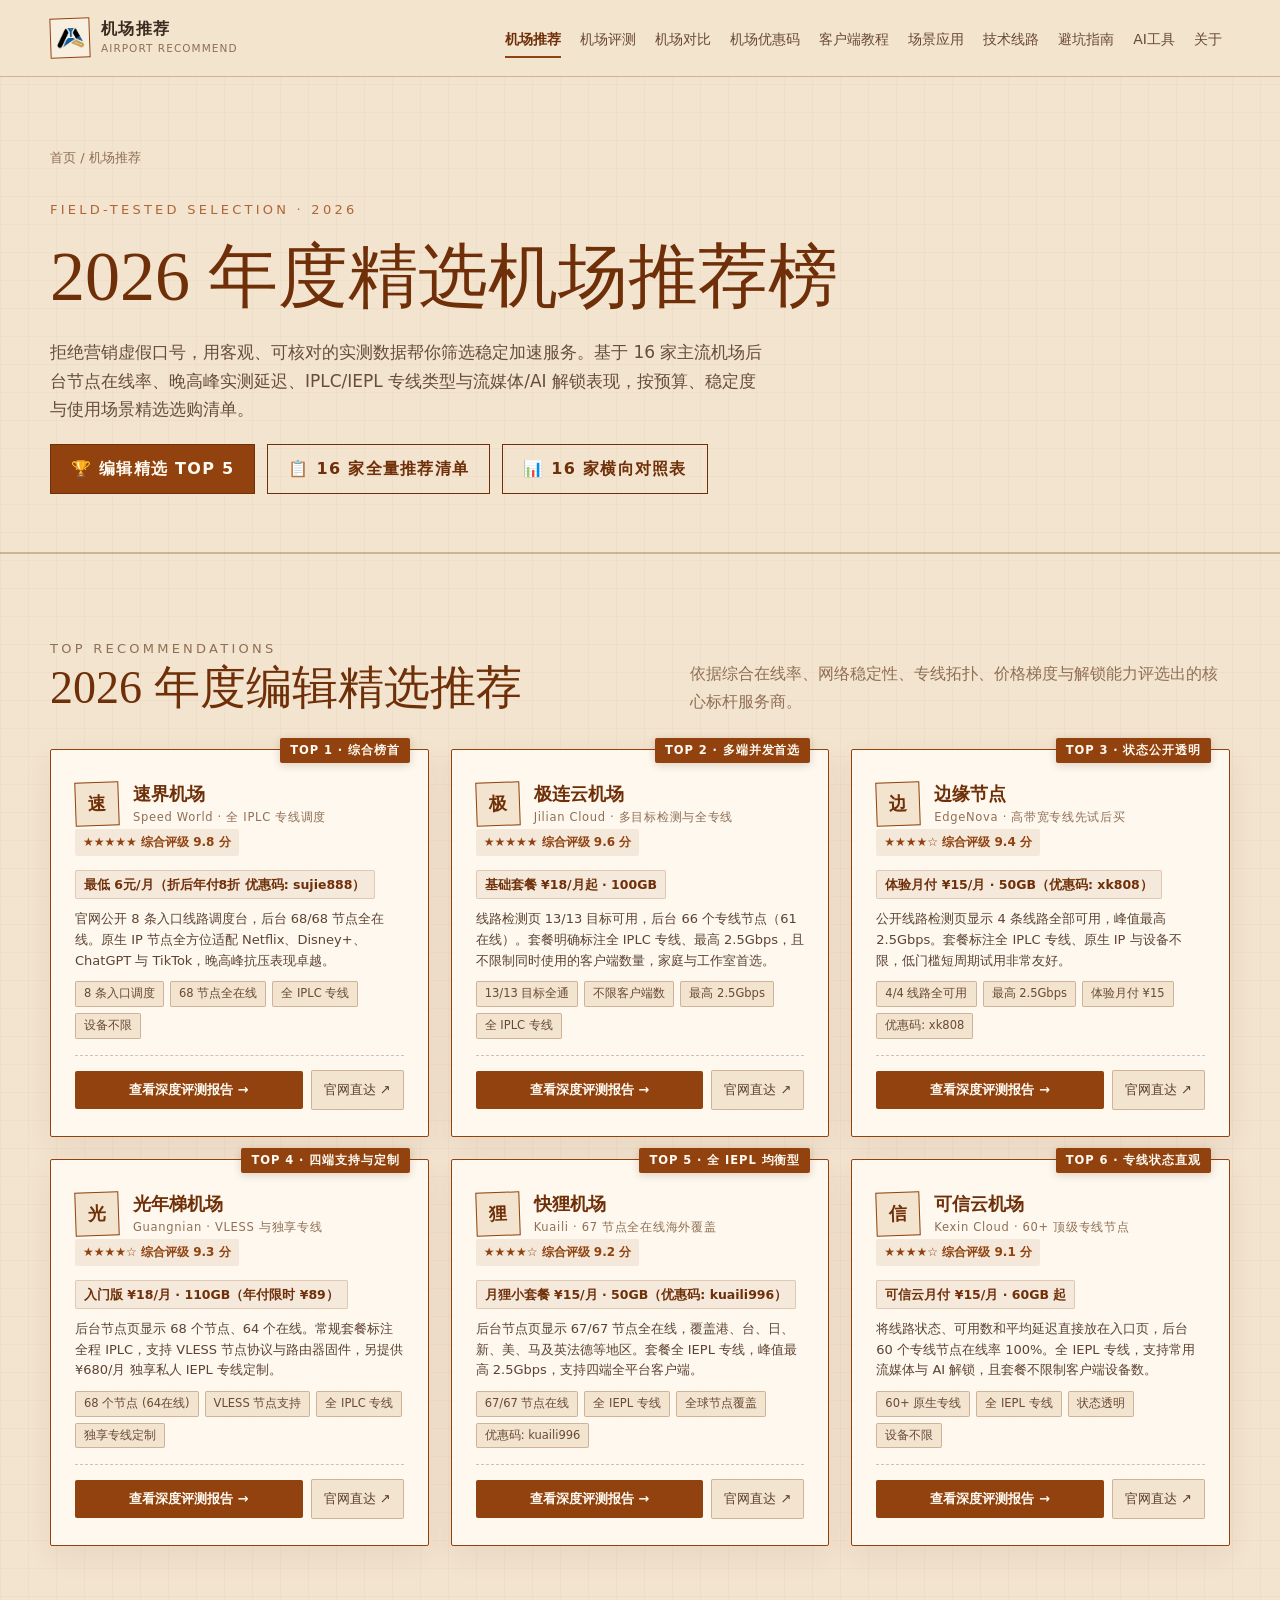
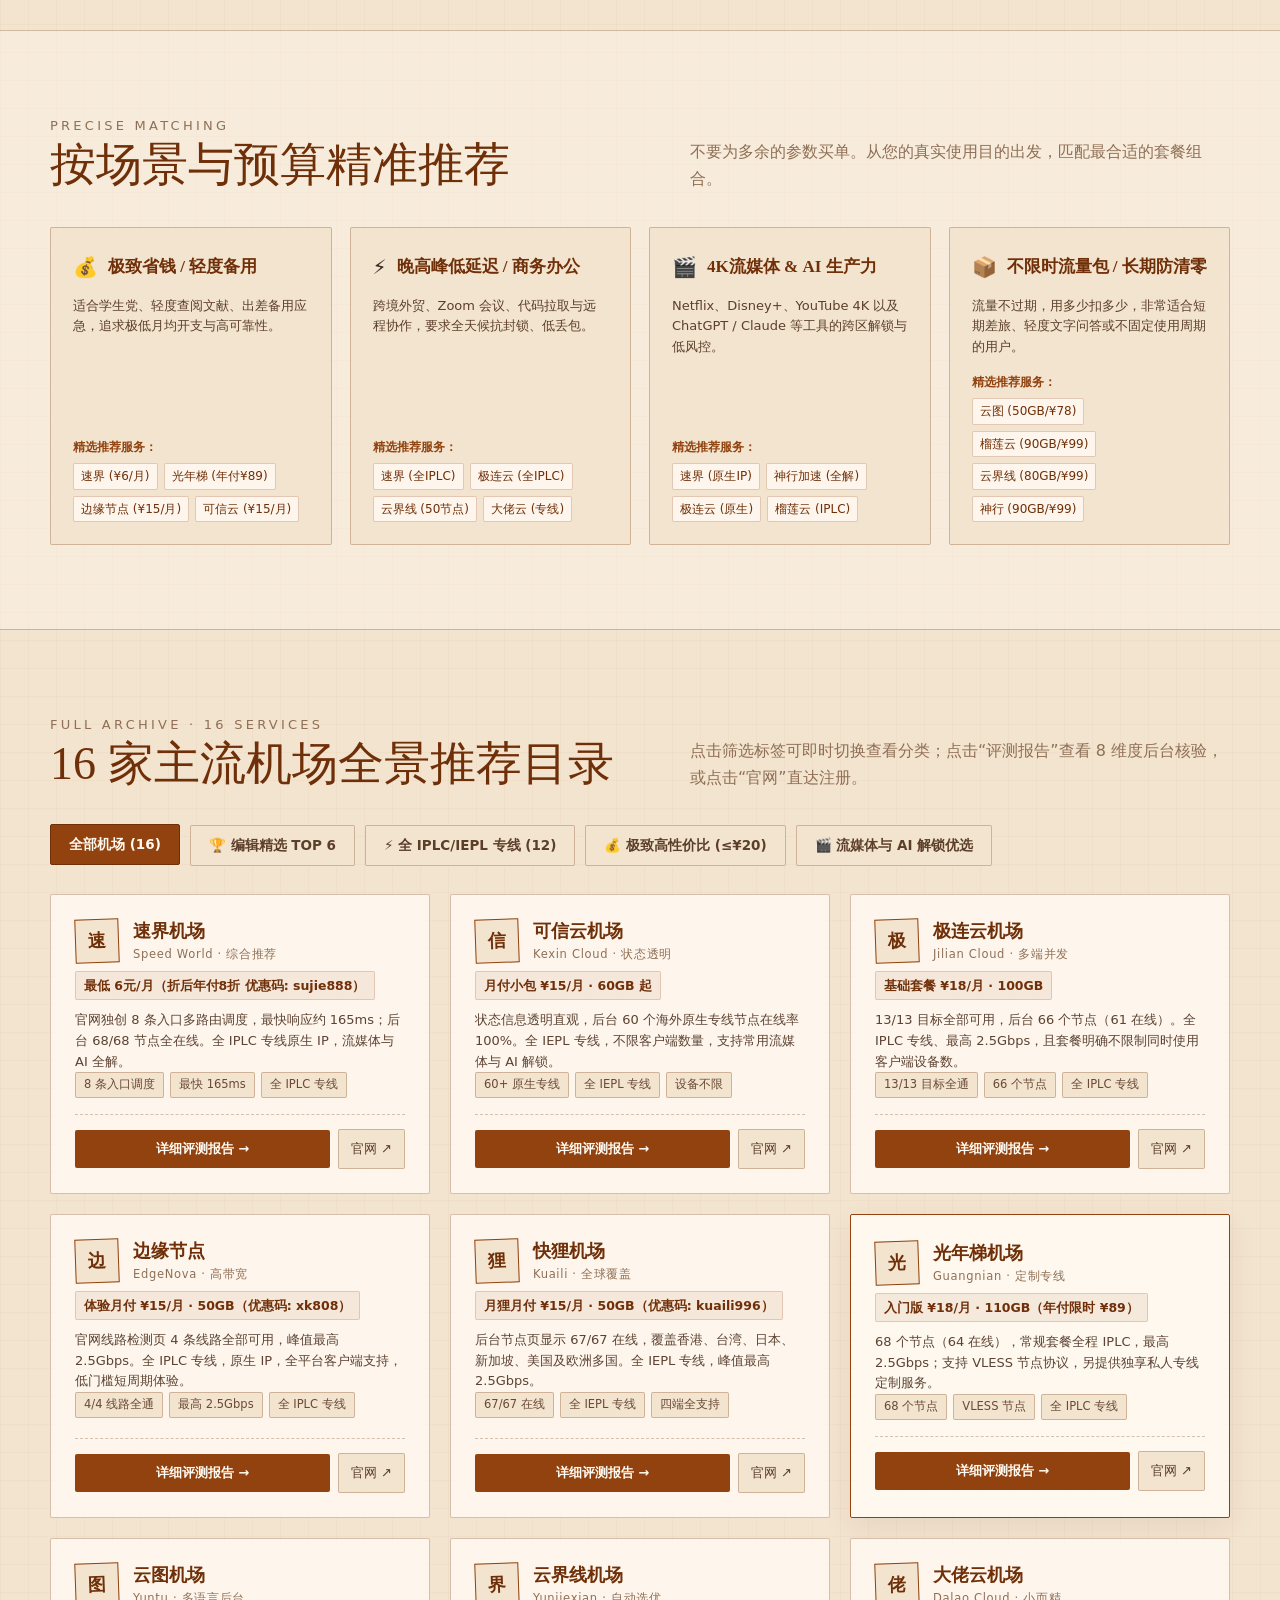
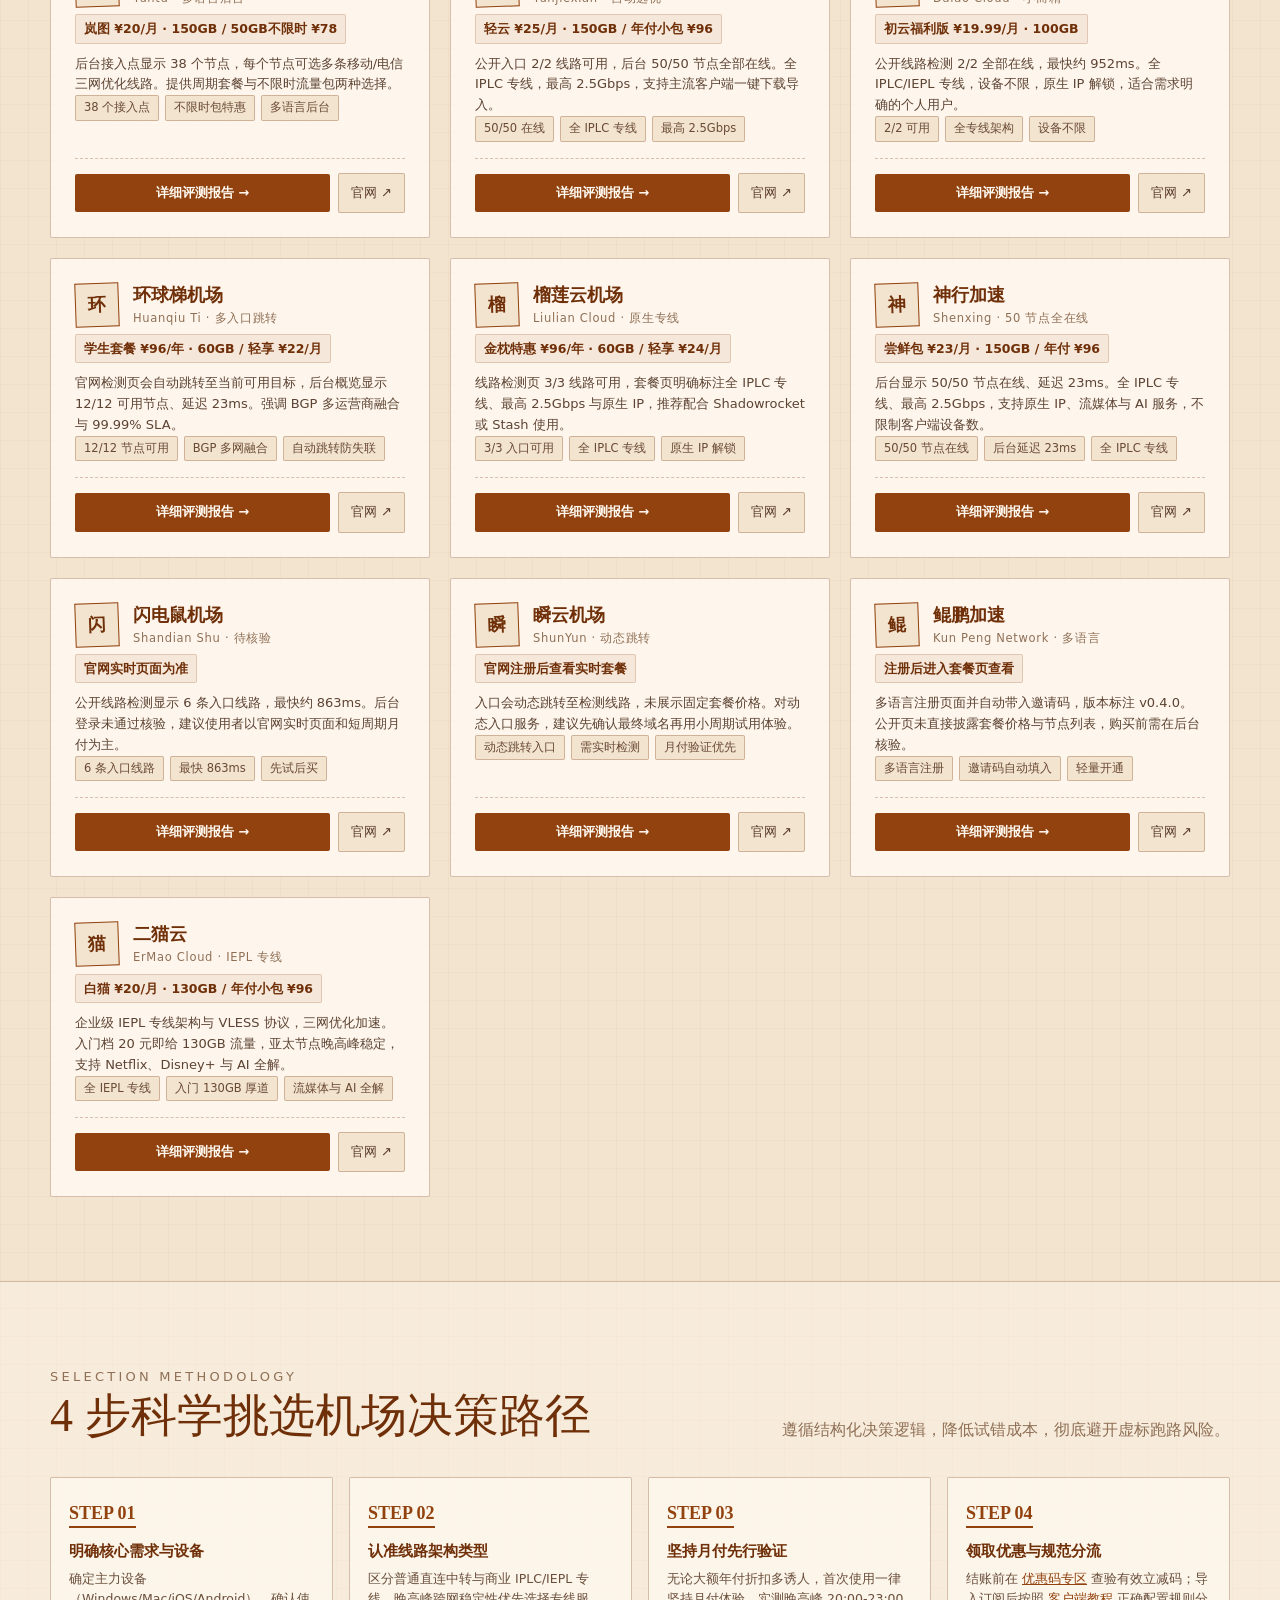
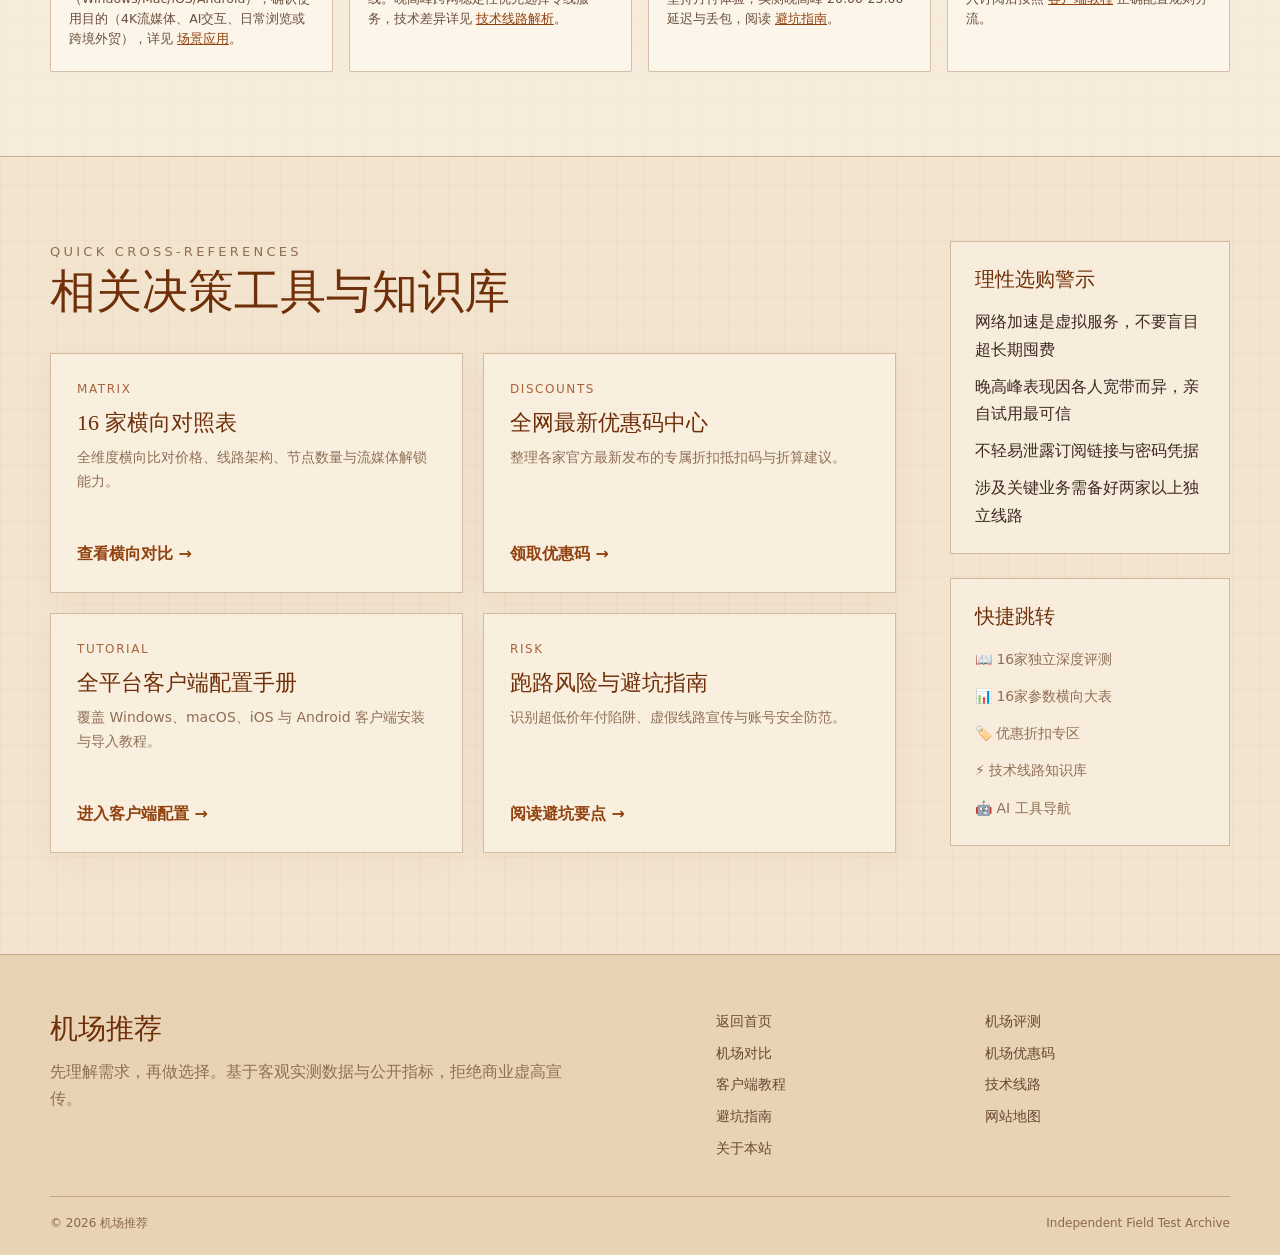
<file: recommend.html>
<!doctype html>
<html lang="zh-CN">
<head>
  <meta charset="utf-8">
  <meta name="viewport" content="width=device-width, initial-scale=1">
  <title>2026 优质机场推荐榜｜16家主流网络服务深度实测与选购指南｜机场推荐</title>
  <meta name="description" content="2026年机场推荐选购清单：结合16家主流机场独立测速、后台节点在线率、IPLC/IEPL专线类型、流媒体与AI解锁表现，按预算、稳定度与使用场景精选梯子推荐，提供防跑路避坑建议。">
  <meta name="keywords" content="机场推荐, 2026优质机场, IPLC专线机场, 便宜机场, 稳定梯子, 机场推荐榜">
  <link rel="canonical" href="https://jichang-tuijian.cc/recommend.html">
  
  <!-- GEO Meta Tags -->
  <meta name="geo.region" content="HK">
  <meta name="geo.placename" content="Hong Kong">
  <meta name="geo.position" content="22.3193;114.1694">
  <meta name="ICBM" content="22.3193, 114.1694">

  <!-- Open Graph & Social Cards -->
  <meta property="og:type" content="article">
  <meta property="og:site_name" content="机场推荐">
  <meta property="og:title" content="2026 优质机场推荐榜｜16家主流网络服务深度实测与选购指南">
  <meta property="og:description" content="按预算、稳定度与使用场景精选梯子推荐，提供防跑路避坑建议与16家实测矩阵。">
  <meta property="og:url" content="https://jichang-tuijian.cc/recommend.html">
  <meta property="og:image" content="https://jichang-tuijian.cc/assets/logo-icon.png">
  <meta name="twitter:card" content="summary_large_image">
  <meta name="twitter:title" content="2026 优质机场推荐榜｜机场推荐">
  <meta name="twitter:description" content="按预算、稳定度与使用场景精选梯子推荐，提供防跑路避坑建议。">
  <meta name="twitter:image" content="https://jichang-tuijian.cc/assets/logo-icon.png">

  <!-- Breadcrumb Schema.org JSON-LD -->
  <script type="application/ld+json">
  {
    "@context": "https://schema.org",
    "@type": "BreadcrumbList",
    "itemListElement": [
      {
        "@type": "ListItem",
        "position": 1,
        "name": "首页",
        "item": "https://jichang-tuijian.cc/"
      },
      {
        "@type": "ListItem",
        "position": 2,
        "name": "机场推荐",
        "item": "https://jichang-tuijian.cc/recommend.html"
      }
    ]
  }
  </script>

  <link rel="stylesheet" href="assets/styles.css">
  <link rel="stylesheet" href="assets/review.css">
</head>
<body data-page="recommend">
  <a class="skip-link" href="#main">跳到主要内容</a>
  
  <header class="site-header">
    <div class="nav-wrap">
      <a class="brand" href="index.html" aria-label="机场推荐首页">
        <span class="brand-mark"><img class="brand-icon" src="assets/logo-icon.png" alt="机场推荐 Logo" width="27" height="20"></span>
        <span class="brand-copy"><strong>机场推荐</strong><small>AIRPORT RECOMMEND</small></span>
      </a>
      <button class="menu-toggle" type="button" aria-expanded="false" aria-controls="site-nav">菜单</button>
      <nav class="site-nav" id="site-nav" aria-label="主导航">
        <a data-page="recommend" href="recommend.html">机场推荐</a>
        <a data-page="reviews" href="reviews.html">机场评测</a>
        <a data-page="compare" href="compare.html">机场对比</a>
        <a data-page="coupons" href="coupons.html">机场优惠码</a>
        <a data-page="clients" href="clients.html">客户端教程</a>
        <a data-page="scenarios" href="scenarios.html">场景应用</a>
        <a data-page="routes" href="routes.html">技术线路</a>
        <a data-page="pitfalls" href="pitfalls.html">避坑指南</a>
        <a data-page="ai-tools" href="ai-tools.html">AI工具</a>
        <a data-page="about" href="about.html">关于</a>
      </nav>
    </div>
  </header>

  <main id="main">
    <!-- Hero Section -->
    <section class="page-hero">
      <div class="container">
        <div class="breadcrumbs"><a href="index.html">首页</a> / 机场推荐</div>
        <p class="eyebrow">Field-Tested Selection · 2026</p>
        <h1>2026 年度精选机场推荐榜</h1>
        <p class="intro">拒绝营销虚假口号，用客观、可核对的实测数据帮你筛选稳定加速服务。基于 16 家主流机场后台节点在线率、晚高峰实测延迟、IPLC/IEPL 专线类型与流媒体/AI 解锁表现，按预算、稳定度与使用场景精选选购清单。</p>
        <div class="button-row" style="margin-top:20px">
          <a class="button" href="#editors-choice">🏆 编辑精选 TOP 5</a>
          <a class="button ghost" href="#directory">📋 16 家全量推荐清单</a>
          <a class="button ghost" href="compare.html">📊 16 家横向对照表</a>
        </div>
      </div>
    </section>

    <!-- Top Picks / Editor's Choice Section -->
    <section class="section" id="editors-choice">
      <div class="container">
        <div class="section-heading">
          <div>
            <p class="eyebrow">Top Recommendations</p>
            <h2>2026 年度编辑精选推荐</h2>
          </div>
          <p>依据综合在线率、网络稳定性、专线拓扑、价格梯度与解锁能力评选出的核心标杆服务商。</p>
        </div>

        <div class="choice-grid">
          <!-- Top 1: 速界机场 -->
          <article class="choice-card">
            <div>
              <span class="choice-top-badge">TOP 1 · 综合榜首</span>
              <div class="matrix-head" style="margin-top:6px">
                <span class="matrix-avatar icon-violet">速</span>
                <div class="matrix-info">
                  <h3>速界机场</h3>
                  <small>Speed World · 全 IPLC 专线调度</small>
                </div>
              </div>
              <div class="choice-rank-badge">★★★★★ 综合评级 9.8 分</div>
              <span class="matrix-price-tag">最低 6元/月（折后年付8折 优惠码: sujie888）</span>
              <p class="matrix-evidence">官网公开 8 条入口线路调度台，后台 68/68 节点全在线。原生 IP 节点全方位适配 Netflix、Disney+、ChatGPT 与 TikTok，晚高峰抗压表现卓越。</p>
              <div class="matrix-metrics-row" style="margin-top:10px">
                <span class="matrix-metric">8 条入口调度</span>
                <span class="matrix-metric">68 节点全在线</span>
                <span class="matrix-metric">全 IPLC 专线</span>
                <span class="matrix-metric">设备不限</span>
              </div>
            </div>
            <div class="matrix-actions">
              <a class="matrix-btn-detail" href="review.html?id=speed">查看深度评测报告 →</a>
              <a class="matrix-btn-aff" href="https://lqy001.speedworldaff.com/#/register?code=p3EKNmlp" target="_blank" rel="noopener sponsored">官网直达 ↗</a>
            </div>
          </article>

          <!-- Top 2: 极连云机场 -->
          <article class="choice-card">
            <div>
              <span class="choice-top-badge">TOP 2 · 多端并发首选</span>
              <div class="matrix-head" style="margin-top:6px">
                <span class="matrix-avatar icon-coral">极</span>
                <div class="matrix-info">
                  <h3>极连云机场</h3>
                  <small>Jilian Cloud · 多目标检测与全专线</small>
                </div>
              </div>
              <div class="choice-rank-badge">★★★★★ 综合评级 9.6 分</div>
              <span class="matrix-price-tag">基础套餐 ¥18/月起 · 100GB</span>
              <p class="matrix-evidence">线路检测页 13/13 目标可用，后台 66 个专线节点（61 在线）。套餐明确标注全 IPLC 专线、最高 2.5Gbps，且不限制同时使用的客户端数量，家庭与工作室首选。</p>
              <div class="matrix-metrics-row" style="margin-top:10px">
                <span class="matrix-metric">13/13 目标全通</span>
                <span class="matrix-metric">不限客户端数</span>
                <span class="matrix-metric">最高 2.5Gbps</span>
                <span class="matrix-metric">全 IPLC 专线</span>
              </div>
            </div>
            <div class="matrix-actions">
              <a class="matrix-btn-detail" href="review.html?id=jilian">查看深度评测报告 →</a>
              <a class="matrix-btn-aff" href="https://liujie2002.jlyvipaff.com/#/?code=0MxRdXiu" target="_blank" rel="noopener sponsored">官网直达 ↗</a>
            </div>
          </article>

          <!-- Top 3: 边缘节点 -->
          <article class="choice-card">
            <div>
              <span class="choice-top-badge">TOP 3 · 状态公开透明</span>
              <div class="matrix-head" style="margin-top:6px">
                <span class="matrix-avatar icon-green">边</span>
                <div class="matrix-info">
                  <h3>边缘节点</h3>
                  <small>EdgeNova · 高带宽专线先试后买</small>
                </div>
              </div>
              <div class="choice-rank-badge">★★★★☆ 综合评级 9.4 分</div>
              <span class="matrix-price-tag">体验月付 ¥15/月 · 50GB（优惠码: xk808）</span>
              <p class="matrix-evidence">公开线路检测页显示 4 条线路全部可用，峰值最高 2.5Gbps。套餐标注全 IPLC 专线、原生 IP 与设备不限，低门槛短周期试用非常友好。</p>
              <div class="matrix-metrics-row" style="margin-top:10px">
                <span class="matrix-metric">4/4 线路全可用</span>
                <span class="matrix-metric">最高 2.5Gbps</span>
                <span class="matrix-metric">体验月付 ¥15</span>
                <span class="matrix-metric">优惠码: xk808</span>
              </div>
            </div>
            <div class="matrix-actions">
              <a class="matrix-btn-detail" href="review.html?id=edge">查看深度评测报告 →</a>
              <a class="matrix-btn-aff" href="https://zoio.edgenovaaff.cc/#/register?code=ti8OUEN2" target="_blank" rel="noopener sponsored">官网直达 ↗</a>
            </div>
          </article>

          <!-- Top 4: 光年梯机场 -->
          <article class="choice-card">
            <div>
              <span class="choice-top-badge">TOP 4 · 四端支持与定制</span>
              <div class="matrix-head" style="margin-top:6px">
                <span class="matrix-avatar icon-blue">光</span>
                <div class="matrix-info">
                  <h3>光年梯机场</h3>
                  <small>Guangnian · VLESS 与独享专线</small>
                </div>
              </div>
              <div class="choice-rank-badge">★★★★☆ 综合评级 9.3 分</div>
              <span class="matrix-price-tag">入门版 ¥18/月 · 110GB（年付限时 ¥89）</span>
              <p class="matrix-evidence">后台节点页显示 68 个节点、64 个在线。常规套餐标注全程 IPLC，支持 VLESS 节点协议与路由器固件，另提供 ¥680/月 独享私人 IEPL 专线定制。</p>
              <div class="matrix-metrics-row" style="margin-top:10px">
                <span class="matrix-metric">68 个节点 (64在线)</span>
                <span class="matrix-metric">VLESS 节点支持</span>
                <span class="matrix-metric">全 IPLC 专线</span>
                <span class="matrix-metric">独享专线定制</span>
              </div>
            </div>
            <div class="matrix-actions">
              <a class="matrix-btn-detail" href="review.html?id=guangnian">查看深度评测报告 →</a>
              <a class="matrix-btn-aff" href="http://liujie2002.gntaff.com/#/?code=NoPkovej" target="_blank" rel="noopener sponsored">官网直达 ↗</a>
            </div>
          </article>

          <!-- Top 5: 快狸机场 -->
          <article class="choice-card">
            <div>
              <span class="choice-top-badge">TOP 5 · 全 IEPL 均衡型</span>
              <div class="matrix-head" style="margin-top:6px">
                <span class="matrix-avatar icon-coral">狸</span>
                <div class="matrix-info">
                  <h3>快狸机场</h3>
                  <small>Kuaili · 67 节点全在线海外覆盖</small>
                </div>
              </div>
              <div class="choice-rank-badge">★★★★☆ 综合评级 9.2 分</div>
              <span class="matrix-price-tag">月狸小套餐 ¥15/月 · 50GB（优惠码: kuaili996）</span>
              <p class="matrix-evidence">后台节点页显示 67/67 节点全在线，覆盖港、台、日、新、美、马及英法德等地区。套餐全 IEPL 专线，峰值最高 2.5Gbps，支持四端全平台客户端。</p>
              <div class="matrix-metrics-row" style="margin-top:10px">
                <span class="matrix-metric">67/67 节点在线</span>
                <span class="matrix-metric">全 IEPL 专线</span>
                <span class="matrix-metric">全球节点覆盖</span>
                <span class="matrix-metric">优惠码: kuaili996</span>
              </div>
            </div>
            <div class="matrix-actions">
              <a class="matrix-btn-detail" href="review.html?id=kuaili">查看深度评测报告 →</a>
              <a class="matrix-btn-aff" href="https://yyo649929.kuailiaff.com/#/register?code=JVuUcHke" target="_blank" rel="noopener sponsored">官网直达 ↗</a>
            </div>
          </article>

          <!-- Top 6: 可信云机场 -->
          <article class="choice-card">
            <div>
              <span class="choice-top-badge">TOP 6 · 专线状态直观</span>
              <div class="matrix-head" style="margin-top:6px">
                <span class="matrix-avatar icon-blue">信</span>
                <div class="matrix-info">
                  <h3>可信云机场</h3>
                  <small>Kexin Cloud · 60+ 顶级专线节点</small>
                </div>
              </div>
              <div class="choice-rank-badge">★★★★☆ 综合评级 9.1 分</div>
              <span class="matrix-price-tag">可信云月付 ¥15/月 · 60GB 起</span>
              <p class="matrix-evidence">将线路状态、可用数和平均延迟直接放在入口页，后台 60 个专线节点在线率 100%。全 IEPL 专线，支持常用流媒体与 AI 解锁，且套餐不限制客户端设备数。</p>
              <div class="matrix-metrics-row" style="margin-top:10px">
                <span class="matrix-metric">60+ 原生专线</span>
                <span class="matrix-metric">全 IEPL 专线</span>
                <span class="matrix-metric">状态透明</span>
                <span class="matrix-metric">设备不限</span>
              </div>
            </div>
            <div class="matrix-actions">
              <a class="matrix-btn-detail" href="review.html?id=kexin">查看深度评测报告 →</a>
              <a class="matrix-btn-aff" href="https://ermaozi01.kosingaff.com/#/register?code=FA6DjjDi" target="_blank" rel="noopener sponsored">官网直达 ↗</a>
            </div>
          </article>
        </div>
      </div>
    </section>

    <!-- Scenarios & Budget Matching Section -->
    <section class="section alt" id="scenarios">
      <div class="container">
        <div class="section-heading">
          <div>
            <p class="eyebrow">Precise Matching</p>
            <h2>按场景与预算精准推荐</h2>
          </div>
          <p>不要为多余的参数买单。从您的真实使用目的出发，匹配最合适的套餐组合。</p>
        </div>

        <div class="scenario-summary-grid">
          <!-- 场景 1 -->
          <div class="scenario-card-item">
            <div>
              <div class="scenario-head">
                <span class="scenario-icon">💰</span>
                <h3>极致省钱 / 轻度备用</h3>
              </div>
              <p>适合学生党、轻度查阅文献、出差备用应急，追求极低月均开支与高可靠性。</p>
            </div>
            <div>
              <strong style="font-size:12px;color:var(--rust);display:block;margin-bottom:6px">精选推荐服务：</strong>
              <div class="scenario-chips-list">
                <a class="scenario-chip" href="review.html?id=speed">速界 (¥6/月)</a>
                <a class="scenario-chip" href="review.html?id=guangnian">光年梯 (年付¥89)</a>
                <a class="scenario-chip" href="review.html?id=edge">边缘节点 (¥15/月)</a>
                <a class="scenario-chip" href="review.html?id=kexin">可信云 (¥15/月)</a>
              </div>
            </div>
          </div>

          <!-- 场景 2 -->
          <div class="scenario-card-item">
            <div>
              <div class="scenario-head">
                <span class="scenario-icon">⚡</span>
                <h3>晚高峰低延迟 / 商务办公</h3>
              </div>
              <p>跨境外贸、Zoom 会议、代码拉取与远程协作，要求全天候抗封锁、低丢包。</p>
            </div>
            <div>
              <strong style="font-size:12px;color:var(--rust);display:block;margin-bottom:6px">精选推荐服务：</strong>
              <div class="scenario-chips-list">
                <a class="scenario-chip" href="review.html?id=speed">速界 (全IPLC)</a>
                <a class="scenario-chip" href="review.html?id=jilian">极连云 (全IPLC)</a>
                <a class="scenario-chip" href="review.html?id=yunjiexian">云界线 (50节点)</a>
                <a class="scenario-chip" href="review.html?id=dalao">大佬云 (专线)</a>
              </div>
            </div>
          </div>

          <!-- 场景 3 -->
          <div class="scenario-card-item">
            <div>
              <div class="scenario-head">
                <span class="scenario-icon">🎬</span>
                <h3>4K流媒体 & AI 生产力</h3>
              </div>
              <p>Netflix、Disney+、YouTube 4K 以及 ChatGPT / Claude 等工具的跨区解锁与低风控。</p>
            </div>
            <div>
              <strong style="font-size:12px;color:var(--rust);display:block;margin-bottom:6px">精选推荐服务：</strong>
              <div class="scenario-chips-list">
                <a class="scenario-chip" href="review.html?id=speed">速界 (原生IP)</a>
                <a class="scenario-chip" href="review.html?id=shenxing">神行加速 (全解)</a>
                <a class="scenario-chip" href="review.html?id=jilian">极连云 (原生)</a>
                <a class="scenario-chip" href="review.html?id=liulian">榴莲云 (IPLC)</a>
              </div>
            </div>
          </div>

          <!-- 场景 4 -->
          <div class="scenario-card-item">
            <div>
              <div class="scenario-head">
                <span class="scenario-icon">📦</span>
                <h3>不限时流量包 / 长期防清零</h3>
              </div>
              <p>流量不过期，用多少扣多少，非常适合短期差旅、轻度文字问答或不固定使用周期的用户。</p>
            </div>
            <div>
              <strong style="font-size:12px;color:var(--rust);display:block;margin-bottom:6px">精选推荐服务：</strong>
              <div class="scenario-chips-list">
                <a class="scenario-chip" href="review.html?id=yuntu">云图 (50GB/¥78)</a>
                <a class="scenario-chip" href="review.html?id=liulian">榴莲云 (90GB/¥99)</a>
                <a class="scenario-chip" href="review.html?id=yunjiexian">云界线 (80GB/¥99)</a>
                <a class="scenario-chip" href="review.html?id=shenxing">神行 (90GB/¥99)</a>
              </div>
            </div>
          </div>
        </div>
      </div>
    </section>

    <!-- All 15 Airports Matrix Section with Filter Tabs -->
    <section class="section" id="directory">
      <div class="container">
        <div class="section-heading">
          <div>
            <p class="eyebrow">Full Archive · 16 Services</p>
            <h2>16 家主流机场全景推荐目录</h2>
          </div>
          <p>点击筛选标签可即时切换查看分类；点击“评测报告”查看 8 维度后台核验，或点击“官网”直达注册。</p>
        </div>

        <!-- Filter Tab Bar -->
        <div class="filter-tab-bar" id="recommend-filter-tabs">
          <button class="filter-tab-btn active" data-filter="all" type="button">全部机场 (16)</button>
          <button class="filter-tab-btn" data-filter="choice" type="button">🏆 编辑精选 TOP 6</button>
          <button class="filter-tab-btn" data-filter="iplc" type="button">⚡ 全 IPLC/IEPL 专线 (12)</button>
          <button class="filter-tab-btn" data-filter="budget" type="button">💰 极致高性价比 (≤¥20)</button>
          <button class="filter-tab-btn" data-filter="unlock" type="button">🎬 流媒体与 AI 解锁优选</button>
        </div>

        <!-- Grid Cards -->
        <div class="airports-matrix-grid" id="airports-grid-container">

          <!-- 01: Speed -->
          <article class="matrix-card" data-category="choice,iplc,budget,unlock">
            <div>
              <div class="matrix-head">
                <span class="matrix-avatar icon-violet">速</span>
                <div class="matrix-info">
                  <h3>速界机场</h3>
                  <small>Speed World · 综合推荐</small>
                </div>
              </div>
              <span class="matrix-price-tag">最低 6元/月（折后年付8折 优惠码: sujie888）</span>
              <p class="matrix-evidence">官网独创 8 条入口多路由调度，最快响应约 165ms；后台 68/68 节点全在线。全 IPLC 专线原生 IP，流媒体与 AI 全解。</p>
              <div class="matrix-metrics-row">
                <span class="matrix-metric">8 条入口调度</span>
                <span class="matrix-metric">最快 165ms</span>
                <span class="matrix-metric">全 IPLC 专线</span>
              </div>
            </div>
            <div class="matrix-actions">
              <a class="matrix-btn-detail" href="review.html?id=speed">详细评测报告 →</a>
              <a class="matrix-btn-aff" href="https://lqy001.speedworldaff.com/#/register?code=p3EKNmlp" target="_blank" rel="noopener sponsored">官网 ↗</a>
            </div>
          </article>

          <!-- 02: Kexin -->
          <article class="matrix-card" data-category="choice,iplc,budget,unlock">
            <div>
              <div class="matrix-head">
                <span class="matrix-avatar icon-blue">信</span>
                <div class="matrix-info">
                  <h3>可信云机场</h3>
                  <small>Kexin Cloud · 状态透明</small>
                </div>
              </div>
              <span class="matrix-price-tag">月付小包 ¥15/月 · 60GB 起</span>
              <p class="matrix-evidence">状态信息透明直观，后台 60 个海外原生专线节点在线率 100%。全 IEPL 专线，不限客户端数量，支持常用流媒体与 AI 解锁。</p>
              <div class="matrix-metrics-row">
                <span class="matrix-metric">60+ 原生专线</span>
                <span class="matrix-metric">全 IEPL 专线</span>
                <span class="matrix-metric">设备不限</span>
              </div>
            </div>
            <div class="matrix-actions">
              <a class="matrix-btn-detail" href="review.html?id=kexin">详细评测报告 →</a>
              <a class="matrix-btn-aff" href="https://ermaozi01.kosingaff.com/#/register?code=FA6DjjDi" target="_blank" rel="noopener sponsored">官网 ↗</a>
            </div>
          </article>

          <!-- 03: Jilian -->
          <article class="matrix-card" data-category="choice,iplc,unlock">
            <div>
              <div class="matrix-head">
                <span class="matrix-avatar icon-coral">极</span>
                <div class="matrix-info">
                  <h3>极连云机场</h3>
                  <small>Jilian Cloud · 多端并发</small>
                </div>
              </div>
              <span class="matrix-price-tag">基础套餐 ¥18/月 · 100GB</span>
              <p class="matrix-evidence">13/13 目标全部可用，后台 66 个节点（61 在线）。全 IPLC 专线、最高 2.5Gbps，且套餐明确不限制同时使用客户端设备数。</p>
              <div class="matrix-metrics-row">
                <span class="matrix-metric">13/13 目标全通</span>
                <span class="matrix-metric">66 个节点</span>
                <span class="matrix-metric">全 IPLC 专线</span>
              </div>
            </div>
            <div class="matrix-actions">
              <a class="matrix-btn-detail" href="review.html?id=jilian">详细评测报告 →</a>
              <a class="matrix-btn-aff" href="https://liujie2002.jlyvipaff.com/#/?code=0MxRdXiu" target="_blank" rel="noopener sponsored">官网 ↗</a>
            </div>
          </article>

          <!-- 04: Edge -->
          <article class="matrix-card" data-category="choice,iplc,budget,unlock">
            <div>
              <div class="matrix-head">
                <span class="matrix-avatar icon-green">边</span>
                <div class="matrix-info">
                  <h3>边缘节点</h3>
                  <small>EdgeNova · 高带宽</small>
                </div>
              </div>
              <span class="matrix-price-tag">体验月付 ¥15/月 · 50GB（优惠码: xk808）</span>
              <p class="matrix-evidence">官网线路检测页 4 条线路全部可用，峰值最高 2.5Gbps。全 IPLC 专线，原生 IP，全平台客户端支持，低门槛短周期体验。</p>
              <div class="matrix-metrics-row">
                <span class="matrix-metric">4/4 线路全通</span>
                <span class="matrix-metric">最高 2.5Gbps</span>
                <span class="matrix-metric">全 IPLC 专线</span>
              </div>
            </div>
            <div class="matrix-actions">
              <a class="matrix-btn-detail" href="review.html?id=edge">详细评测报告 →</a>
              <a class="matrix-btn-aff" href="https://zoio.edgenovaaff.cc/#/register?code=ti8OUEN2" target="_blank" rel="noopener sponsored">官网 ↗</a>
            </div>
          </article>

          <!-- 05: Kuaili -->
          <article class="matrix-card" data-category="choice,iplc,budget">
            <div>
              <div class="matrix-head">
                <span class="matrix-avatar icon-coral">狸</span>
                <div class="matrix-info">
                  <h3>快狸机场</h3>
                  <small>Kuaili · 全球覆盖</small>
                </div>
              </div>
              <span class="matrix-price-tag">月狸月付 ¥15/月 · 50GB（优惠码: kuaili996）</span>
              <p class="matrix-evidence">后台节点页显示 67/67 在线，覆盖香港、台湾、日本、新加坡、美国及欧洲多国。全 IEPL 专线，峰值最高 2.5Gbps。</p>
              <div class="matrix-metrics-row">
                <span class="matrix-metric">67/67 在线</span>
                <span class="matrix-metric">全 IEPL 专线</span>
                <span class="matrix-metric">四端全支持</span>
              </div>
            </div>
            <div class="matrix-actions">
              <a class="matrix-btn-detail" href="review.html?id=kuaili">详细评测报告 →</a>
              <a class="matrix-btn-aff" href="https://yyo649929.kuailiaff.com/#/register?code=JVuUcHke" target="_blank" rel="noopener sponsored">官网 ↗</a>
            </div>
          </article>

          <!-- 06: Guangnian -->
          <article class="choice-card matrix-card" data-category="choice,iplc,budget,unlock">
            <div>
              <div class="matrix-head">
                <span class="matrix-avatar icon-blue">光</span>
                <div class="matrix-info">
                  <h3>光年梯机场</h3>
                  <small>Guangnian · 定制专线</small>
                </div>
              </div>
              <span class="matrix-price-tag">入门版 ¥18/月 · 110GB（年付限时 ¥89）</span>
              <p class="matrix-evidence">68 个节点（64 在线），常规套餐全程 IPLC，最高 2.5Gbps；支持 VLESS 节点协议，另提供独享私人专线定制服务。</p>
              <div class="matrix-metrics-row">
                <span class="matrix-metric">68 个节点</span>
                <span class="matrix-metric">VLESS 节点</span>
                <span class="matrix-metric">全 IPLC 专线</span>
              </div>
            </div>
            <div class="matrix-actions">
              <a class="matrix-btn-detail" href="review.html?id=guangnian">详细评测报告 →</a>
              <a class="matrix-btn-aff" href="http://liujie2002.gntaff.com/#/?code=NoPkovej" target="_blank" rel="noopener sponsored">官网 ↗</a>
            </div>
          </article>

          <!-- 07: Yuntu -->
          <article class="matrix-card" data-category="budget,packet">
            <div>
              <div class="matrix-head">
                <span class="matrix-avatar icon-violet">图</span>
                <div class="matrix-info">
                  <h3>云图机场</h3>
                  <small>Yuntu · 多语言后台</small>
                </div>
              </div>
              <span class="matrix-price-tag">岚图 ¥20/月 · 150GB / 50GB不限时 ¥78</span>
              <p class="matrix-evidence">后台接入点显示 38 个节点，每个节点可选多条移动/电信三网优化线路。提供周期套餐与不限时流量包两种选择。</p>
              <div class="matrix-metrics-row">
                <span class="matrix-metric">38 个接入点</span>
                <span class="matrix-metric">不限时包特惠</span>
                <span class="matrix-metric">多语言后台</span>
              </div>
            </div>
            <div class="matrix-actions">
              <a class="matrix-btn-detail" href="review.html?id=yuntu">详细评测报告 →</a>
              <a class="matrix-btn-aff" href="https://super.ytjcok.org/#/register?code=iKpNlXer" target="_blank" rel="noopener sponsored">官网 ↗</a>
            </div>
          </article>

          <!-- 08: Yunjiexian -->
          <article class="matrix-card" data-category="iplc,unlock">
            <div>
              <div class="matrix-head">
                <span class="matrix-avatar icon-blue">界</span>
                <div class="matrix-info">
                  <h3>云界线机场</h3>
                  <small>Yunjiexian · 自动选优</small>
                </div>
              </div>
              <span class="matrix-price-tag">轻云 ¥25/月 · 150GB / 年付小包 ¥96</span>
              <p class="matrix-evidence">公开入口 2/2 线路可用，后台 50/50 节点全部在线。全 IPLC 专线，最高 2.5Gbps，支持主流客户端一键下载导入。</p>
              <div class="matrix-metrics-row">
                <span class="matrix-metric">50/50 在线</span>
                <span class="matrix-metric">全 IPLC 专线</span>
                <span class="matrix-metric">最高 2.5Gbps</span>
              </div>
            </div>
            <div class="matrix-actions">
              <a class="matrix-btn-detail" href="review.html?id=yunjiexian">详细评测报告 →</a>
              <a class="matrix-btn-aff" href="https://liuajie7.yunjiexianaff.com/#/?code=AMWirEkQ" target="_blank" rel="noopener sponsored">官网 ↗</a>
            </div>
          </article>

          <!-- 09: Dalao -->
          <article class="matrix-card" data-category="iplc,budget">
            <div>
              <div class="matrix-head">
                <span class="matrix-avatar icon-coral">佬</span>
                <div class="matrix-info">
                  <h3>大佬云机场</h3>
                  <small>Dalao Cloud · 小而精</small>
                </div>
              </div>
              <span class="matrix-price-tag">初云福利版 ¥19.99/月 · 100GB</span>
              <p class="matrix-evidence">公开线路检测 2/2 全部在线，最快约 952ms。全 IPLC/IEPL 专线，设备不限，原生 IP 解锁，适合需求明确的个人用户。</p>
              <div class="matrix-metrics-row">
                <span class="matrix-metric">2/2 可用</span>
                <span class="matrix-metric">全专线架构</span>
                <span class="matrix-metric">设备不限</span>
              </div>
            </div>
            <div class="matrix-actions">
              <a class="matrix-btn-detail" href="review.html?id=dalao">详细评测报告 →</a>
              <a class="matrix-btn-aff" href="https://liujie2.dalaoyunaff.com/#/?code=mmPDuc6r" target="_blank" rel="noopener sponsored">官网 ↗</a>
            </div>
          </article>

          <!-- 10: Huanqiu -->
          <article class="matrix-card" data-category="budget">
            <div>
              <div class="matrix-head">
                <span class="matrix-avatar icon-green">环</span>
                <div class="matrix-info">
                  <h3>环球梯机场</h3>
                  <small>Huanqiu Ti · 多入口跳转</small>
                </div>
              </div>
              <span class="matrix-price-tag">学生套餐 ¥96/年 · 60GB / 轻享 ¥22/月</span>
              <p class="matrix-evidence">官网检测页会自动跳转至当前可用目标，后台概览显示 12/12 可用节点、延迟 23ms。强调 BGP 多运营商融合与 99.99% SLA。</p>
              <div class="matrix-metrics-row">
                <span class="matrix-metric">12/12 节点可用</span>
                <span class="matrix-metric">BGP 多网融合</span>
                <span class="matrix-metric">自动跳转防失联</span>
              </div>
            </div>
            <div class="matrix-actions">
              <a class="matrix-btn-detail" href="review.html?id=huanqiu">详细评测报告 →</a>
              <a class="matrix-btn-aff" href="https://liuajie740.huanqiutiaff.com/#/?code=1PrqjboO" target="_blank" rel="noopener sponsored">官网 ↗</a>
            </div>
          </article>

          <!-- 11: Liulian -->
          <article class="matrix-card" data-category="iplc,unlock">
            <div>
              <div class="matrix-head">
                <span class="matrix-avatar icon-coral">榴</span>
                <div class="matrix-info">
                  <h3>榴莲云机场</h3>
                  <small>Liulian Cloud · 原生专线</small>
                </div>
              </div>
              <span class="matrix-price-tag">金枕特惠 ¥96/年 · 60GB / 轻享 ¥24/月</span>
              <p class="matrix-evidence">线路检测页 3/3 线路可用，套餐页明确标注全 IPLC 专线、最高 2.5Gbps 与原生 IP，推荐配合 Shadowrocket 或 Stash 使用。</p>
              <div class="matrix-metrics-row">
                <span class="matrix-metric">3/3 入口可用</span>
                <span class="matrix-metric">全 IPLC 专线</span>
                <span class="matrix-metric">原生 IP 解锁</span>
              </div>
            </div>
            <div class="matrix-actions">
              <a class="matrix-btn-detail" href="review.html?id=liulian">详细评测报告 →</a>
              <a class="matrix-btn-aff" href="https://liuajie74.liulianyunaff.com/#/?code=rp2bbeus" target="_blank" rel="noopener sponsored">官网 ↗</a>
            </div>
          </article>

          <!-- 12: Shenxing -->
          <article class="matrix-card" data-category="iplc,unlock">
            <div>
              <div class="matrix-head">
                <span class="matrix-avatar icon-blue">神</span>
                <div class="matrix-info">
                  <h3>神行加速</h3>
                  <small>Shenxing · 50 节点全在线</small>
                </div>
              </div>
              <span class="matrix-price-tag">尝鲜包 ¥23/月 · 150GB / 年付 ¥96</span>
              <p class="matrix-evidence">后台显示 50/50 节点在线、延迟 23ms。全 IPLC 专线、最高 2.5Gbps，支持原生 IP、流媒体与 AI 服务，不限制客户端设备数。</p>
              <div class="matrix-metrics-row">
                <span class="matrix-metric">50/50 节点在线</span>
                <span class="matrix-metric">后台延迟 23ms</span>
                <span class="matrix-metric">全 IPLC 专线</span>
              </div>
            </div>
            <div class="matrix-actions">
              <a class="matrix-btn-detail" href="review.html?id=shenxing">详细评测报告 →</a>
              <a class="matrix-btn-aff" href="https://wuhan01.shenxingaff.com/#/?code=z3ybkLVj" target="_blank" rel="noopener sponsored">官网 ↗</a>
            </div>
          </article>

          <!-- 13: Shandian -->
          <article class="matrix-card" data-category="budget">
            <div>
              <div class="matrix-head">
                <span class="matrix-avatar icon-violet">闪</span>
                <div class="matrix-info">
                  <h3>闪电鼠机场</h3>
                  <small>Shandian Shu · 待核验</small>
                </div>
              </div>
              <span class="matrix-price-tag">官网实时页面为准</span>
              <p class="matrix-evidence">公开线路检测显示 6 条入口线路，最快约 863ms。后台登录未通过核验，建议使用者以官网实时页面和短周期月付为主。</p>
              <div class="matrix-metrics-row">
                <span class="matrix-metric">6 条入口线路</span>
                <span class="matrix-metric">最快 863ms</span>
                <span class="matrix-metric">先试后买</span>
              </div>
            </div>
            <div class="matrix-actions">
              <a class="matrix-btn-detail" href="review.html?id=shandian">详细评测报告 →</a>
              <a class="matrix-btn-aff" href="https://liujie2.shandianshuaff.com/#/?code=vwBNE30O" target="_blank" rel="noopener sponsored">官网 ↗</a>
            </div>
          </article>

          <!-- 14: Shunyun -->
          <article class="matrix-card" data-category="budget">
            <div>
              <div class="matrix-head">
                <span class="matrix-avatar icon-violet">瞬</span>
                <div class="matrix-info">
                  <h3>瞬云机场</h3>
                  <small>ShunYun · 动态跳转</small>
                </div>
              </div>
              <span class="matrix-price-tag">官网注册后查看实时套餐</span>
              <p class="matrix-evidence">入口会动态跳转至检测线路，未展示固定套餐价格。对动态入口服务，建议先确认最终域名再用小周期试用体验。</p>
              <div class="matrix-metrics-row">
                <span class="matrix-metric">动态跳转入口</span>
                <span class="matrix-metric">需实时检测</span>
                <span class="matrix-metric">月付验证优先</span>
              </div>
            </div>
            <div class="matrix-actions">
              <a class="matrix-btn-detail" href="review.html?id=shunyun">详细评测报告 →</a>
              <a class="matrix-btn-aff" href="https://ddd.jichang.best/#/register?code=7idBwf3R" target="_blank" rel="noopener sponsored">官网 ↗</a>
            </div>
          </article>

          <!-- 15: Kunpeng -->
          <article class="matrix-card" data-category="budget">
            <div>
              <div class="matrix-head">
                <span class="matrix-avatar icon-green">鲲</span>
                <div class="matrix-info">
                  <h3>鲲鹏加速</h3>
                  <small>Kun Peng Network · 多语言</small>
                </div>
              </div>
              <span class="matrix-price-tag">注册后进入套餐页查看</span>
              <p class="matrix-evidence">多语言注册页面并自动带入邀请码，版本标注 v0.4.0。公开页未直接披露套餐价格与节点列表，购买前需在后台核验。</p>
              <div class="matrix-metrics-row">
                <span class="matrix-metric">多语言注册</span>
                <span class="matrix-metric">邀请码自动填入</span>
                <span class="matrix-metric">轻量开通</span>
              </div>
            </div>
            <div class="matrix-actions">
              <a class="matrix-btn-detail" href="review.html?id=kunpeng">详细评测报告 →</a>
              <a class="matrix-btn-aff" href="https://kunpengjiasu.com/#/register?code=99UgsawR" target="_blank" rel="noopener sponsored">官网 ↗</a>
            </div>
          </article>

          <!-- 16: Ermao -->
          <article class="matrix-card" data-category="iplc,budget,unlock">
            <div>
              <div class="matrix-head">
                <span class="matrix-avatar icon-blue">猫</span>
                <div class="matrix-info">
                  <h3>二猫云</h3>
                  <small>ErMao Cloud · IEPL 专线</small>
                </div>
              </div>
              <span class="matrix-price-tag">白猫 ¥20/月 · 130GB / 年付小包 ¥96</span>
              <p class="matrix-evidence">企业级 IEPL 专线架构与 VLESS 协议，三网优化加速。入门档 20 元即给 130GB 流量，亚太节点晚高峰稳定，支持 Netflix、Disney+ 与 AI 全解。</p>
              <div class="matrix-metrics-row">
                <span class="matrix-metric">全 IEPL 专线</span>
                <span class="matrix-metric">入门 130GB 厚道</span>
                <span class="matrix-metric">流媒体与 AI 全解</span>
              </div>
            </div>
            <div class="matrix-actions">
              <a class="matrix-btn-detail" href="review.html?id=ermao">详细评测报告 →</a>
              <a class="matrix-btn-aff" href="https://guangs.2maoyunaff.cc/#/?code=wMKtwSYr" target="_blank" rel="noopener sponsored">官网 ↗</a>
            </div>
          </article>

        </div>
      </div>
    </section>

    <!-- Decision Flow Section -->
    <section class="section alt" id="decision-guide">
      <div class="container">
        <div class="section-heading">
          <div>
            <p class="eyebrow">Selection Methodology</p>
            <h2>4 步科学挑选机场决策路径</h2>
          </div>
          <p>遵循结构化决策逻辑，降低试错成本，彻底避开虚标跑路风险。</p>
        </div>

        <div class="decision-flow-grid">
          <div class="decision-flow-card">
            <span class="step-no">STEP 01</span>
            <h4>明确核心需求与设备</h4>
            <p>确定主力设备（Windows/Mac/iOS/Android），确认使用目的（4K流媒体、AI交互、日常浏览或跨境外贸），详见 <a href="scenarios.html" style="color:var(--rust);text-decoration:underline">场景应用</a>。</p>
          </div>
          <div class="decision-flow-card">
            <span class="step-no">STEP 02</span>
            <h4>认准线路架构类型</h4>
            <p>区分普通直连中转与商业 IPLC/IEPL 专线。晚高峰跨网稳定性优先选择专线服务，技术差异详见 <a href="routes.html" style="color:var(--rust);text-decoration:underline">技术线路解析</a>。</p>
          </div>
          <div class="decision-flow-card">
            <span class="step-no">STEP 03</span>
            <h4>坚持月付先行验证</h4>
            <p>无论大额年付折扣多诱人，首次使用一律坚持月付体验，实测晚高峰 20:00-23:00 延迟与丢包，阅读 <a href="pitfalls.html" style="color:var(--rust);text-decoration:underline">避坑指南</a>。</p>
          </div>
          <div class="decision-flow-card">
            <span class="step-no">STEP 04</span>
            <h4>领取优惠与规范分流</h4>
            <p>结账前在 <a href="coupons.html" style="color:var(--rust);text-decoration:underline">优惠码专区</a> 查验有效立减码；导入订阅后按照 <a href="clients.html" style="color:var(--rust);text-decoration:underline">客户端教程</a> 正确配置规则分流。</p>
          </div>
        </div>
      </div>
    </section>

    <!-- Side / Cross-links Section -->
    <section class="section">
      <div class="container page-layout">
        <div>
          <div class="section-heading">
            <div>
              <p class="eyebrow">Quick Cross-References</p>
              <h2>相关决策工具与知识库</h2>
            </div>
          </div>
          <div class="article-grid">
            <article class="content-card article-card reveal">
              <span class="meta">Matrix</span>
              <h3>16 家横向对照表</h3>
              <p>全维度横向比对价格、线路架构、节点数量与流媒体解锁能力。</p>
              <a class="card-link" href="compare.html">查看横向对比 →</a>
            </article>
            <article class="content-card article-card reveal">
              <span class="meta">Discounts</span>
              <h3>全网最新优惠码中心</h3>
              <p>整理各家官方最新发布的专属折扣抵扣码与折算建议。</p>
              <a class="card-link" href="coupons.html">领取优惠码 →</a>
            </article>
            <article class="content-card article-card reveal">
              <span class="meta">Tutorial</span>
              <h3>全平台客户端配置手册</h3>
              <p>覆盖 Windows、macOS、iOS 与 Android 客户端安装与导入教程。</p>
              <a class="card-link" href="clients.html">进入客户端配置 →</a>
            </article>
            <article class="content-card article-card reveal">
              <span class="meta">Risk</span>
              <h3>跑路风险与避坑指南</h3>
              <p>识别超低价年付陷阱、虚假线路宣传与账号安全防范。</p>
              <a class="card-link" href="pitfalls.html">阅读避坑要点 →</a>
            </article>
          </div>
        </div>

        <aside class="sidebar">
          <div class="side-block">
            <h2>理性选购警示</h2>
            <ul>
              <li>网络加速是虚拟服务，不要盲目超长期囤费</li>
              <li>晚高峰表现因各人宽带而异，亲自试用最可信</li>
              <li>不轻易泄露订阅链接与密码凭据</li>
              <li>涉及关键业务需备好两家以上独立线路</li>
            </ul>
          </div>
          <div class="side-block">
            <h2>快捷跳转</h2>
            <ul>
              <li><a href="reviews.html">📖 16家独立深度评测</a></li>
              <li><a href="compare.html">📊 16家参数横向大表</a></li>
              <li><a href="coupons.html">🏷️ 优惠折扣专区</a></li>
              <li><a href="routes.html">⚡ 技术线路知识库</a></li>
              <li><a href="ai-tools.html">🤖 AI 工具导航</a></li>
            </ul>
          </div>
        </aside>
      </div>
    </section>
  </main>

  <footer class="site-footer">
    <div class="container">
      <div class="footer-main">
        <div>
          <h2>机场推荐</h2>
          <p>先理解需求，再做选择。基于客观实测数据与公开指标，拒绝商业虚高宣传。</p>
        </div>
        <nav class="footer-links" aria-label="页脚导航">
          <a href="index.html">返回首页</a>
          <a href="reviews.html">机场评测</a>
          <a href="compare.html">机场对比</a>
          <a href="coupons.html">机场优惠码</a>
          <a href="clients.html">客户端教程</a>
          <a href="routes.html">技术线路</a>
          <a href="pitfalls.html">避坑指南</a>
          <a href="sitemap.html">网站地图</a>
          <a href="about.html">关于本站</a>
        </nav>
      </div>
      <div class="footer-bottom">
        <span>© <span data-year></span> 机场推荐</span>
        <span>Independent Field Test Archive</span>
      </div>
    </div>
  </footer>

  <script src="assets/site.js"></script>
  <script>
    // Tab Filter Logic for Recommend Page
    document.addEventListener("DOMContentLoaded", function() {
      const tabBtns = document.querySelectorAll("#recommend-filter-tabs .filter-tab-btn");
      const cards = document.querySelectorAll("#airports-grid-container .matrix-card");

      tabBtns.forEach(btn => {
        btn.addEventListener("click", function() {
          tabBtns.forEach(b => b.classList.remove("active"));
          this.classList.add("active");

          const filter = this.getAttribute("data-filter");

          cards.forEach(card => {
            if (filter === "all") {
              card.classList.remove("hidden");
            } else {
              const categories = (card.getAttribute("data-category") || "").split(",");
              if (categories.includes(filter)) {
                card.classList.remove("hidden");
              } else {
                card.classList.add("hidden");
              }
            }
          });
        });
      });
    });
  </script>
</body>
</html>
</file>
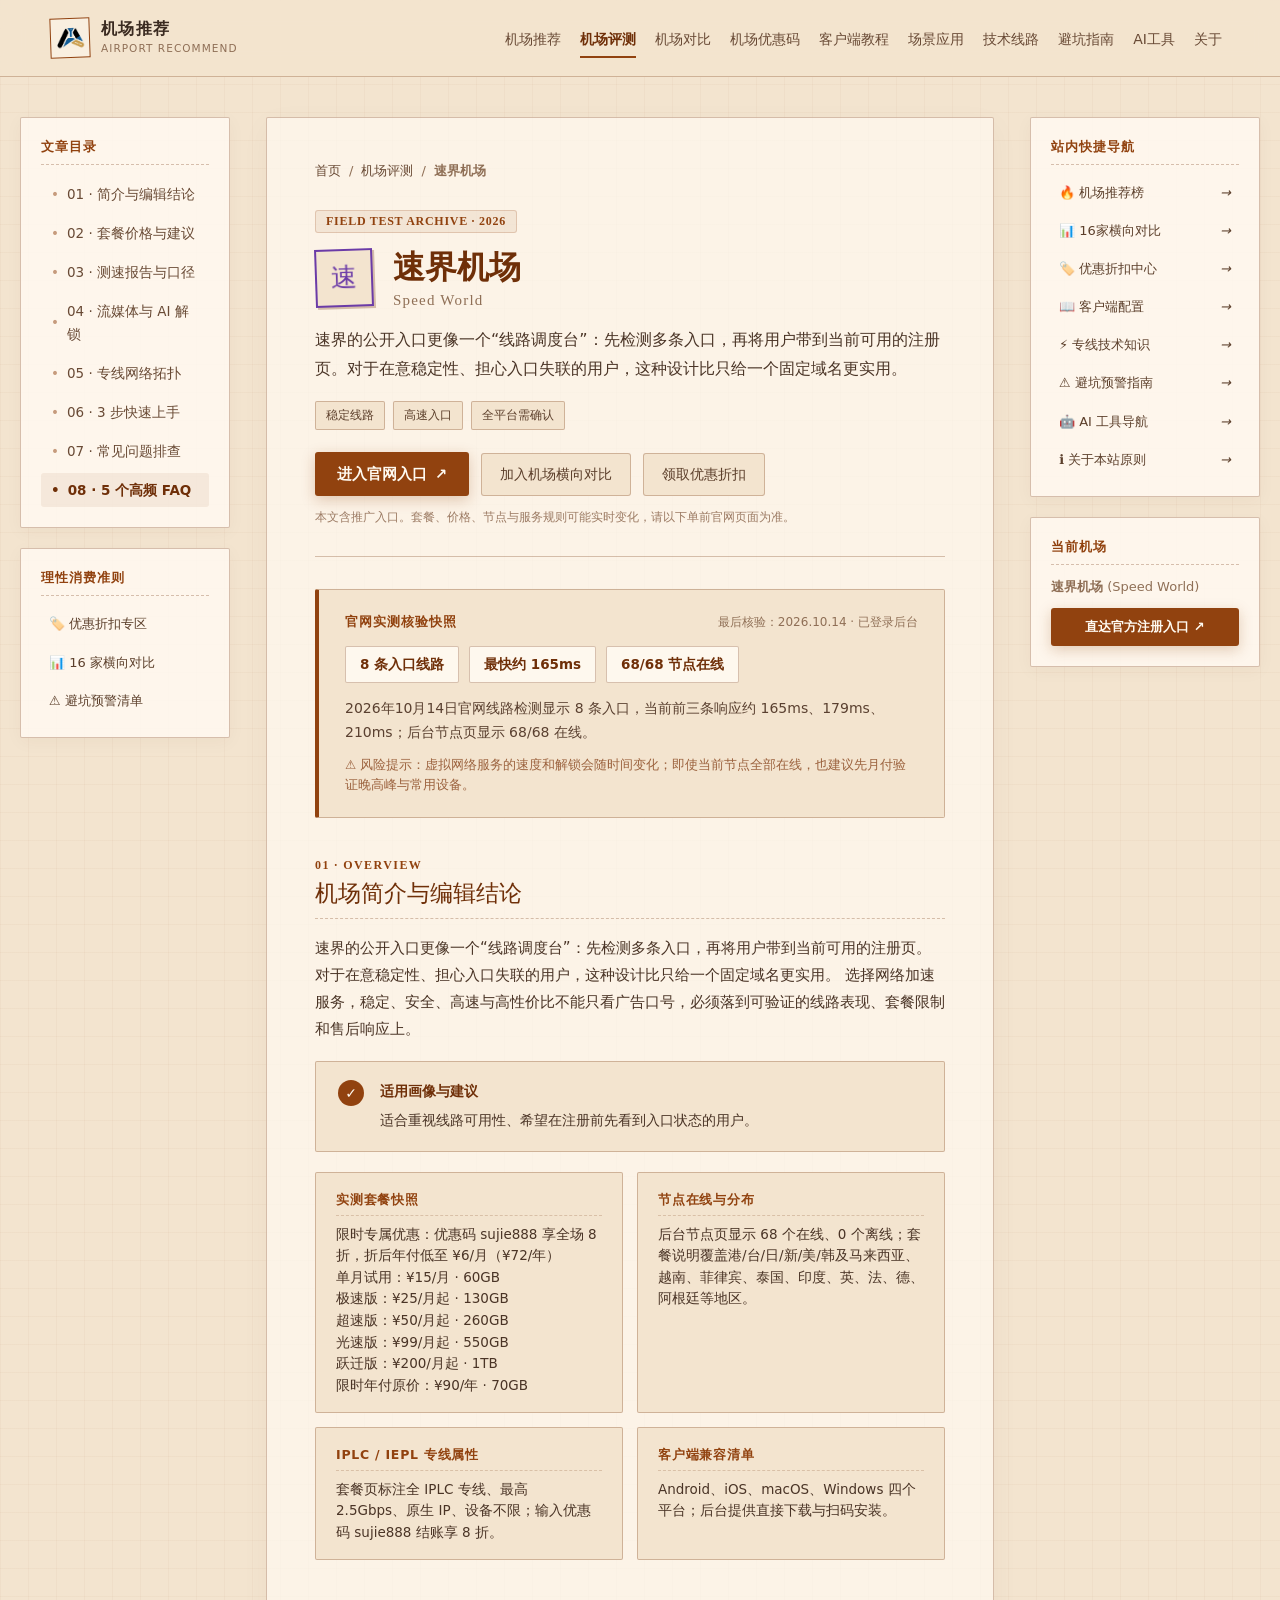
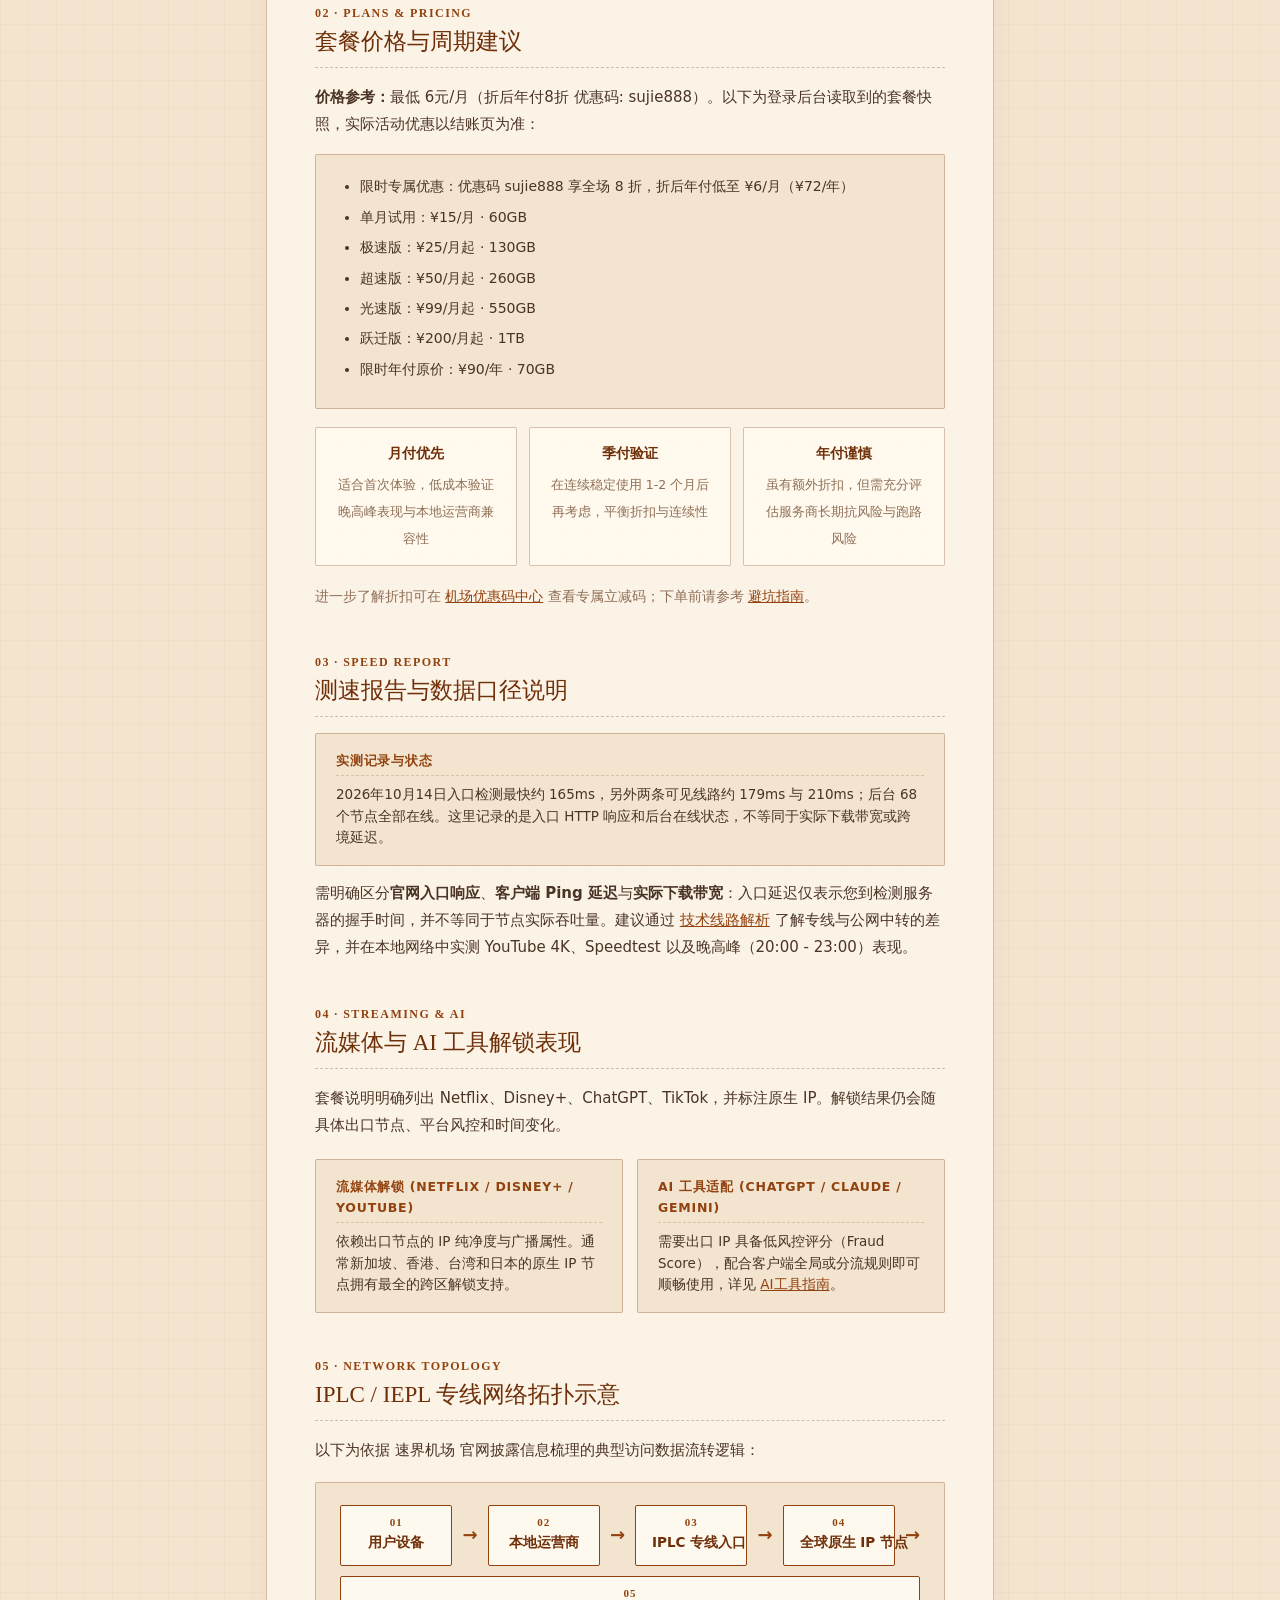
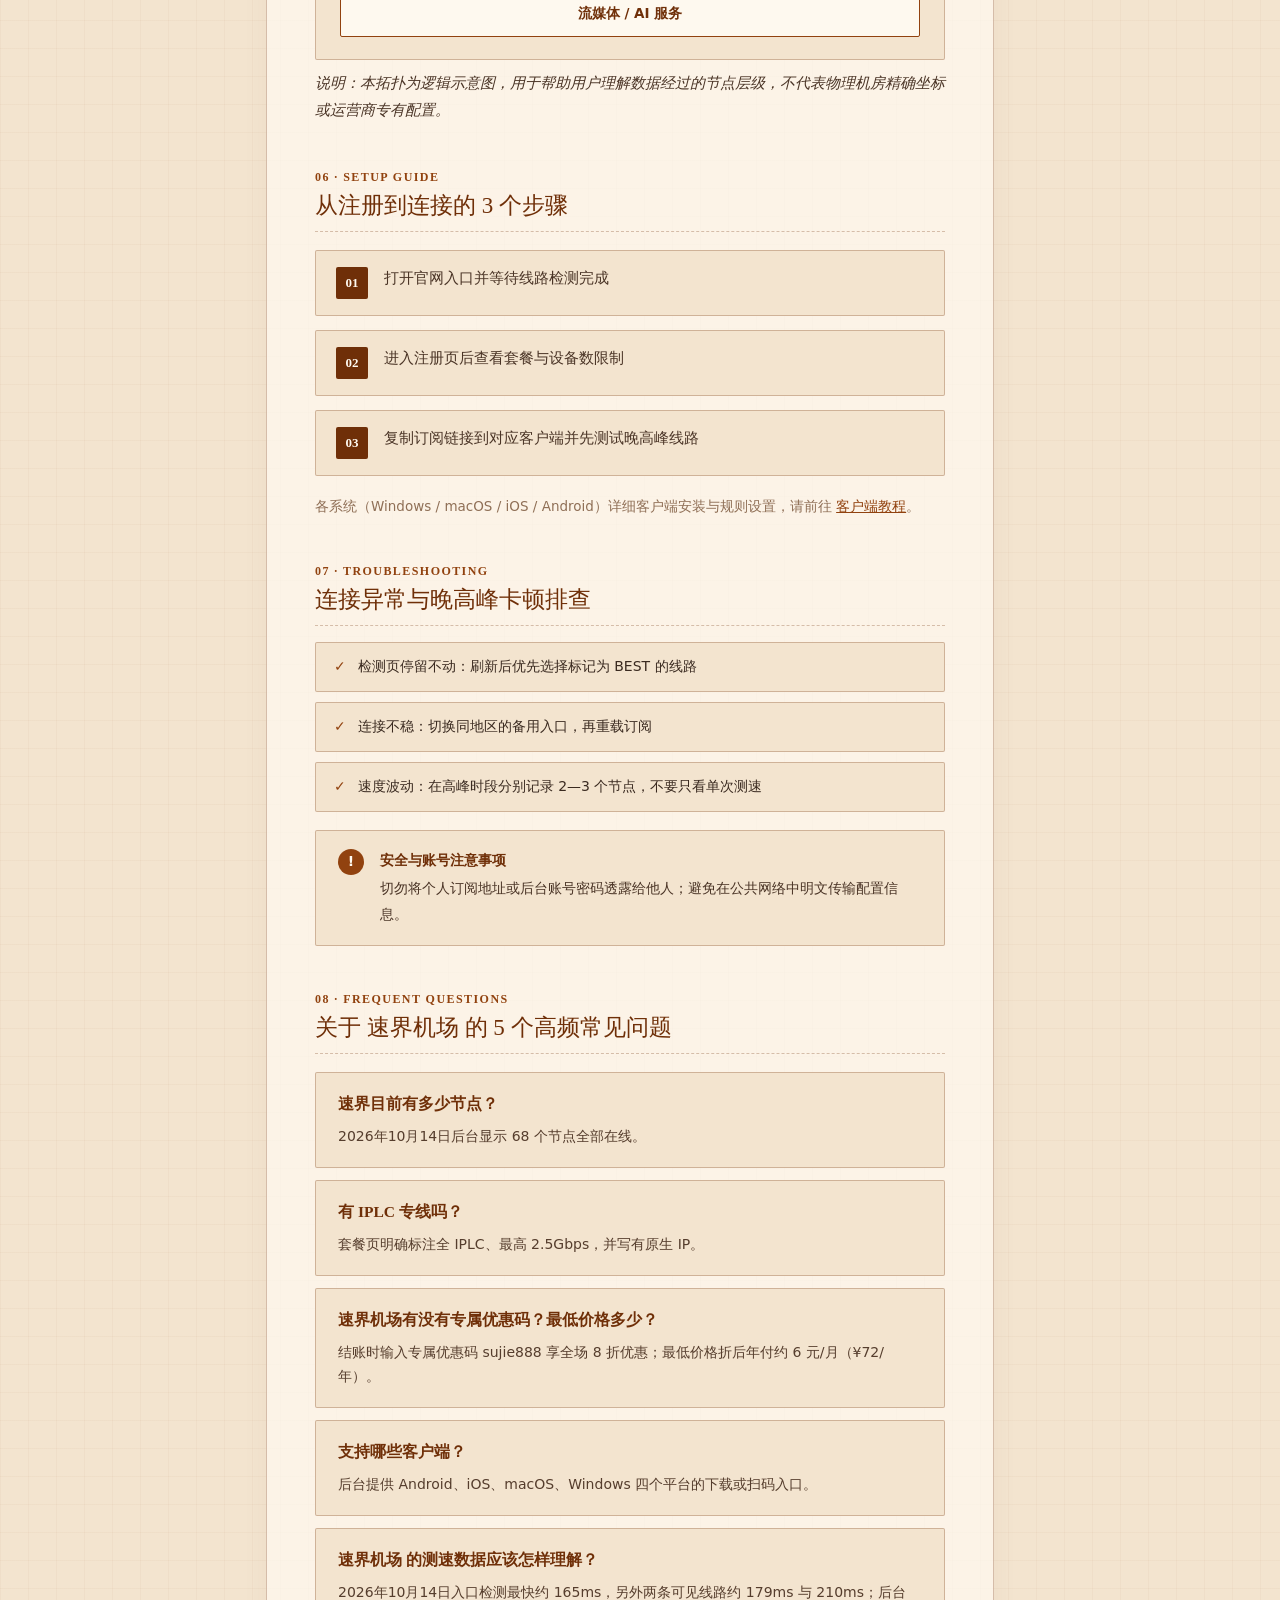
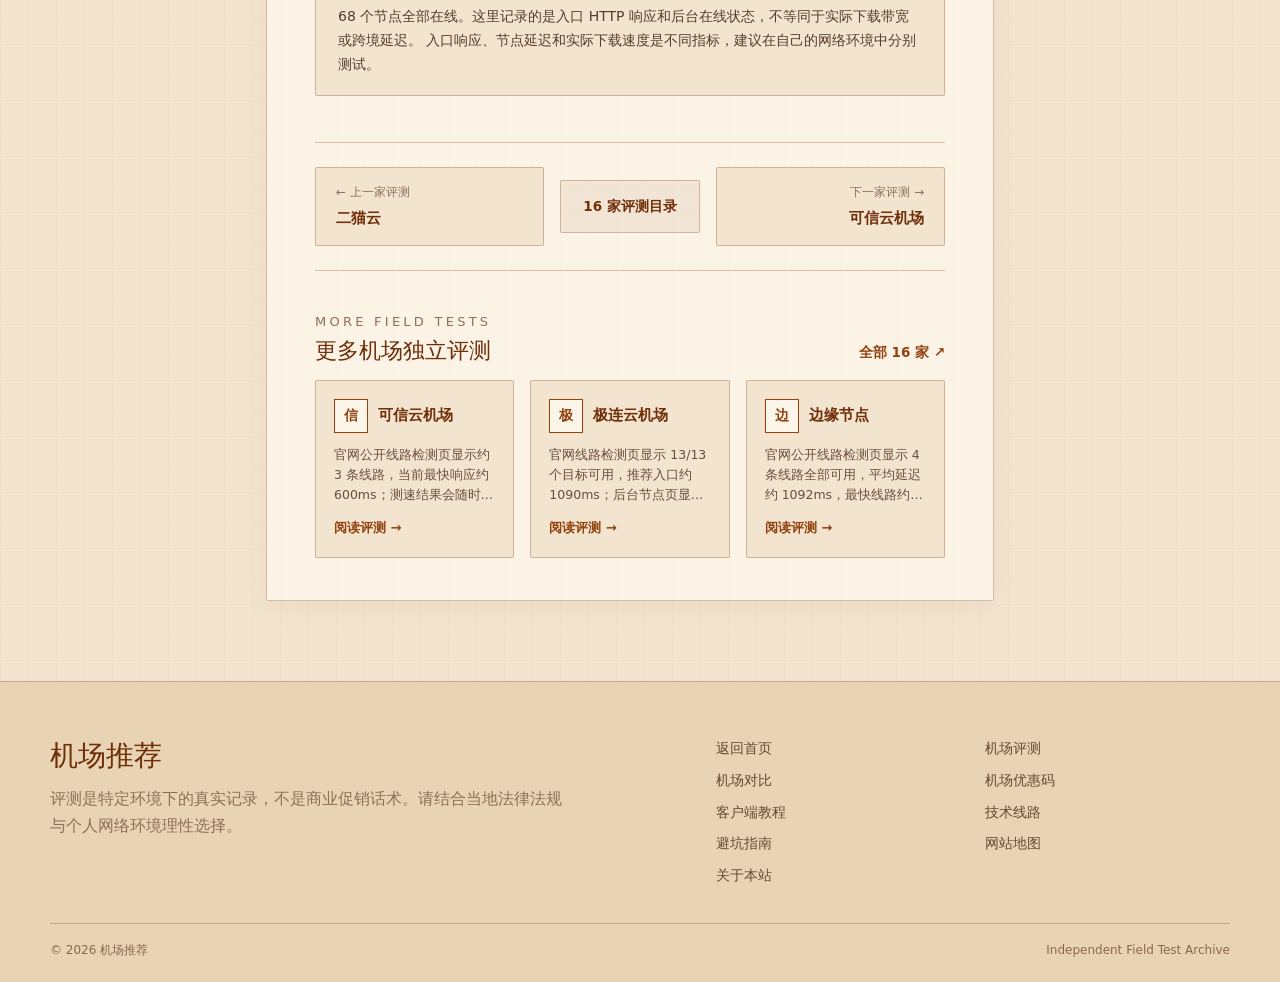
<file: review.html>
<!doctype html>
<html lang="zh-CN">
<head>
  <meta charset="utf-8">
  <meta name="viewport" content="width=device-width, initial-scale=1">
  <title>机场独立深度评测｜真实测速·套餐价格·IPLC专线与解锁实测｜机场推荐</title>
  <meta name="description" content="机场独立评测：16家主流网络服务真实后台数据、套餐价格、节点延迟、Netflix与ChatGPT流媒体/AI解锁能力全维度分析。">
  <link rel="canonical" href="https://jichang-tuijian.cc/review.html">
  <meta name="geo.region" content="HK">
  <meta name="geo.placename" content="Hong Kong">
  <meta name="geo.position" content="22.3193;114.1694">
  <meta name="ICBM" content="22.3193, 114.1694">
  <meta property="og:type" content="article">
  <meta property="og:site_name" content="机场推荐">
  <meta property="og:title" content="机场独立深度评测｜真实测速·套餐价格·IPLC专线与解锁实测">
  <meta property="og:description" content="16家主流网络服务真实后台数据与解锁能力全维度分析。">
  <meta property="og:url" content="https://jichang-tuijian.cc/review.html">
  <meta property="og:image" content="https://jichang-tuijian.cc/assets/logo-icon.png">
  <link rel="stylesheet" href="assets/styles.css">
  <link rel="stylesheet" href="assets/review.css">
</head>
<body data-page="reviews">
  <a class="skip-link" href="#main">跳到主要内容</a>
  <header class="site-header">
    <div class="nav-wrap">
      <a class="brand" href="index.html" aria-label="机场推荐首页"><span class="brand-mark"><img class="brand-icon" src="assets/logo-icon.png" alt="机场推荐 Logo" width="27" height="20"></span><span class="brand-copy"><strong>机场推荐</strong><small>AIRPORT RECOMMEND</small></span></a>
      <button class="menu-toggle" type="button" aria-expanded="false" aria-controls="site-nav">菜单</button>
      <nav class="site-nav" id="site-nav" aria-label="主导航">
        <a data-page="recommend" href="recommend.html">机场推荐</a><a data-page="reviews" href="reviews.html">机场评测</a><a data-page="compare" href="compare.html">机场对比</a><a data-page="coupons" href="coupons.html">机场优惠码</a><a data-page="clients" href="clients.html">客户端教程</a><a data-page="scenarios" href="scenarios.html">场景应用</a><a data-page="routes" href="routes.html">技术线路</a><a data-page="pitfalls" href="pitfalls.html">避坑指南</a><a data-page="ai-tools" href="ai-tools.html">AI工具</a><a data-page="about" href="about.html">关于</a>
      </nav>
    </div>
  </header>

  <main id="main">
    <div class="review-container" id="review-root">
      <!-- Dynamically populated by review-page.js -->
    </div>
  </main>

  <footer class="site-footer">
    <div class="container">
      <div class="footer-main">
        <div>
          <h2>机场推荐</h2>
          <p>评测是特定环境下的真实记录，不是商业促销话术。请结合当地法律法规与个人网络环境理性选择。</p>
        </div>
        <nav class="footer-links" aria-label="页脚导航">
          <a href="index.html">返回首页</a>
          <a href="reviews.html">机场评测</a>
          <a href="compare.html">机场对比</a>
          <a href="coupons.html">机场优惠码</a>
          <a href="clients.html">客户端教程</a>
          <a href="routes.html">技术线路</a>
          <a href="pitfalls.html">避坑指南</a>
          <a href="sitemap.html">网站地图</a>
          <a href="about.html">关于本站</a>
        </nav>
      </div>
      <div class="footer-bottom">
        <span>© <span data-year></span> 机场推荐</span>
        <span>Independent Field Test Archive</span>
      </div>
    </div>
  </footer>

  <script src="assets/site.js"></script>
  <script src="assets/review-data.js"></script>
  <script src="assets/review-page.js"></script>
</body>
</html>
</file>
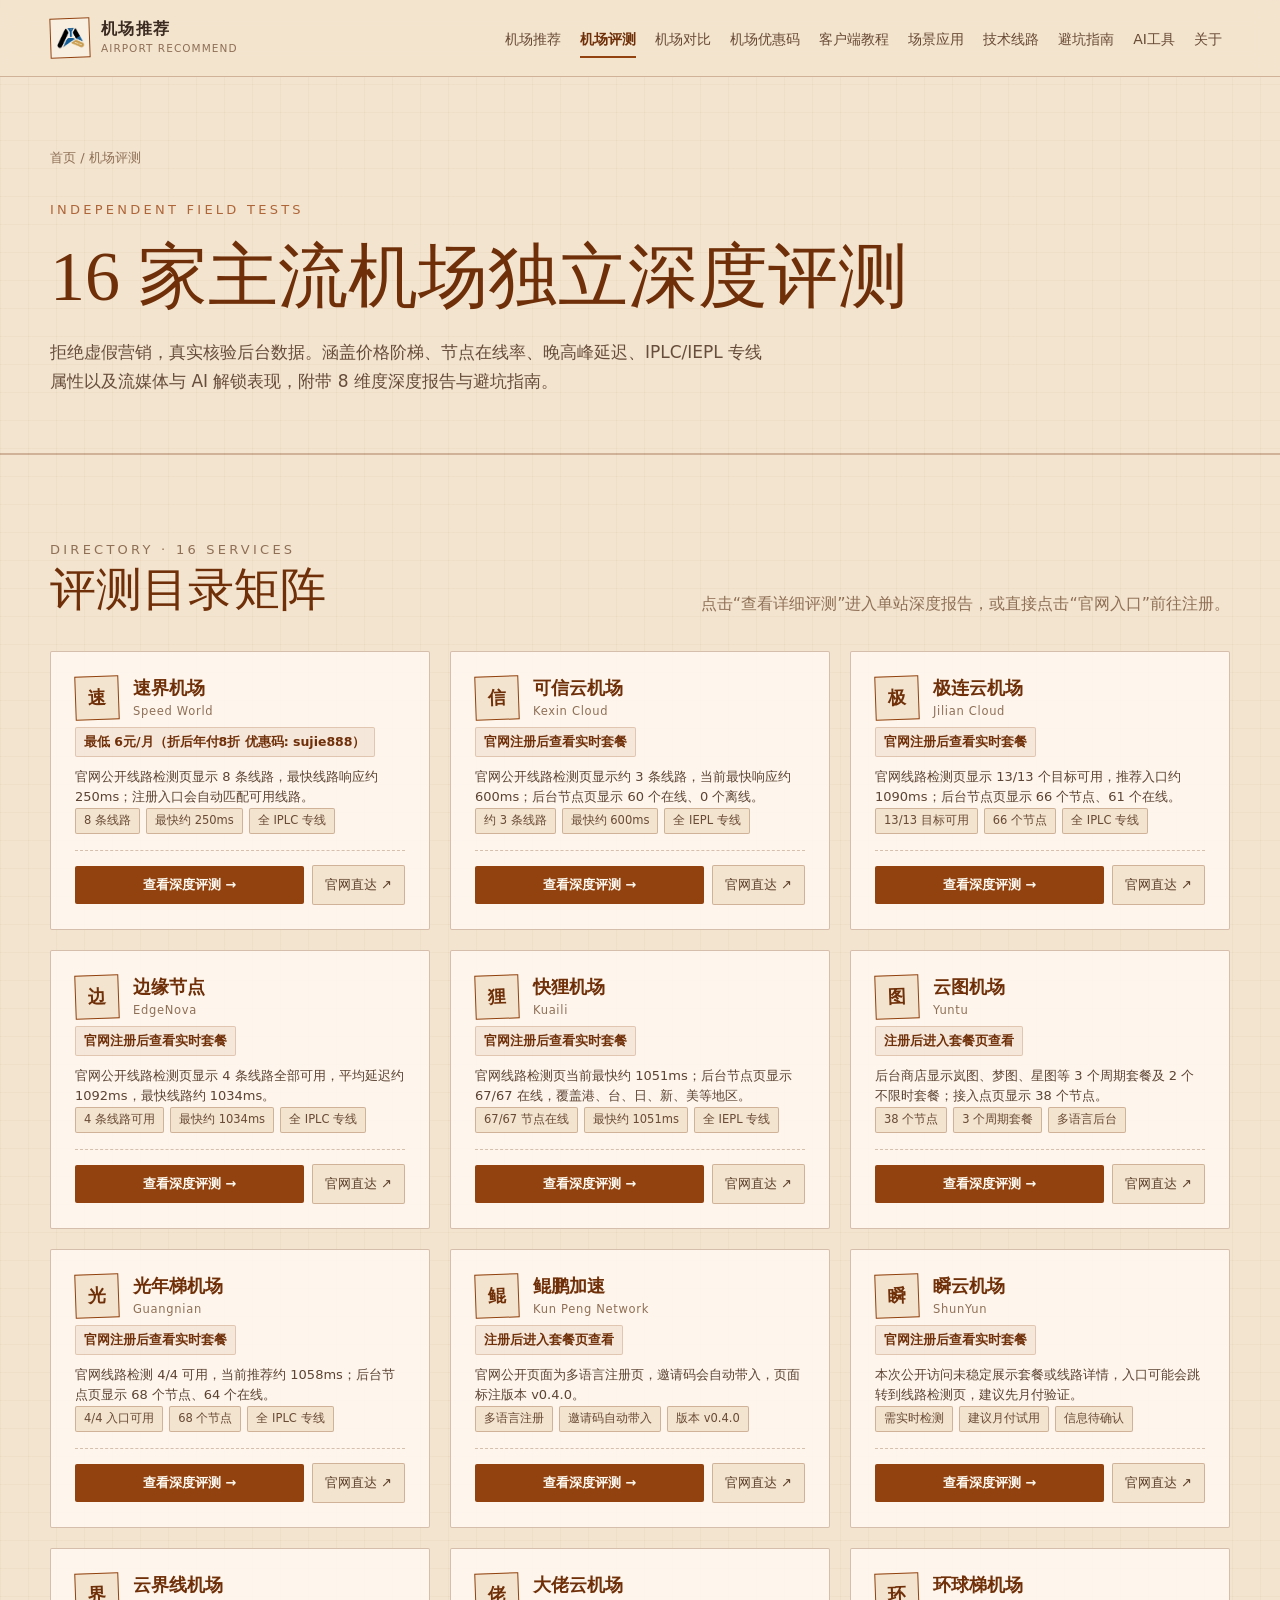
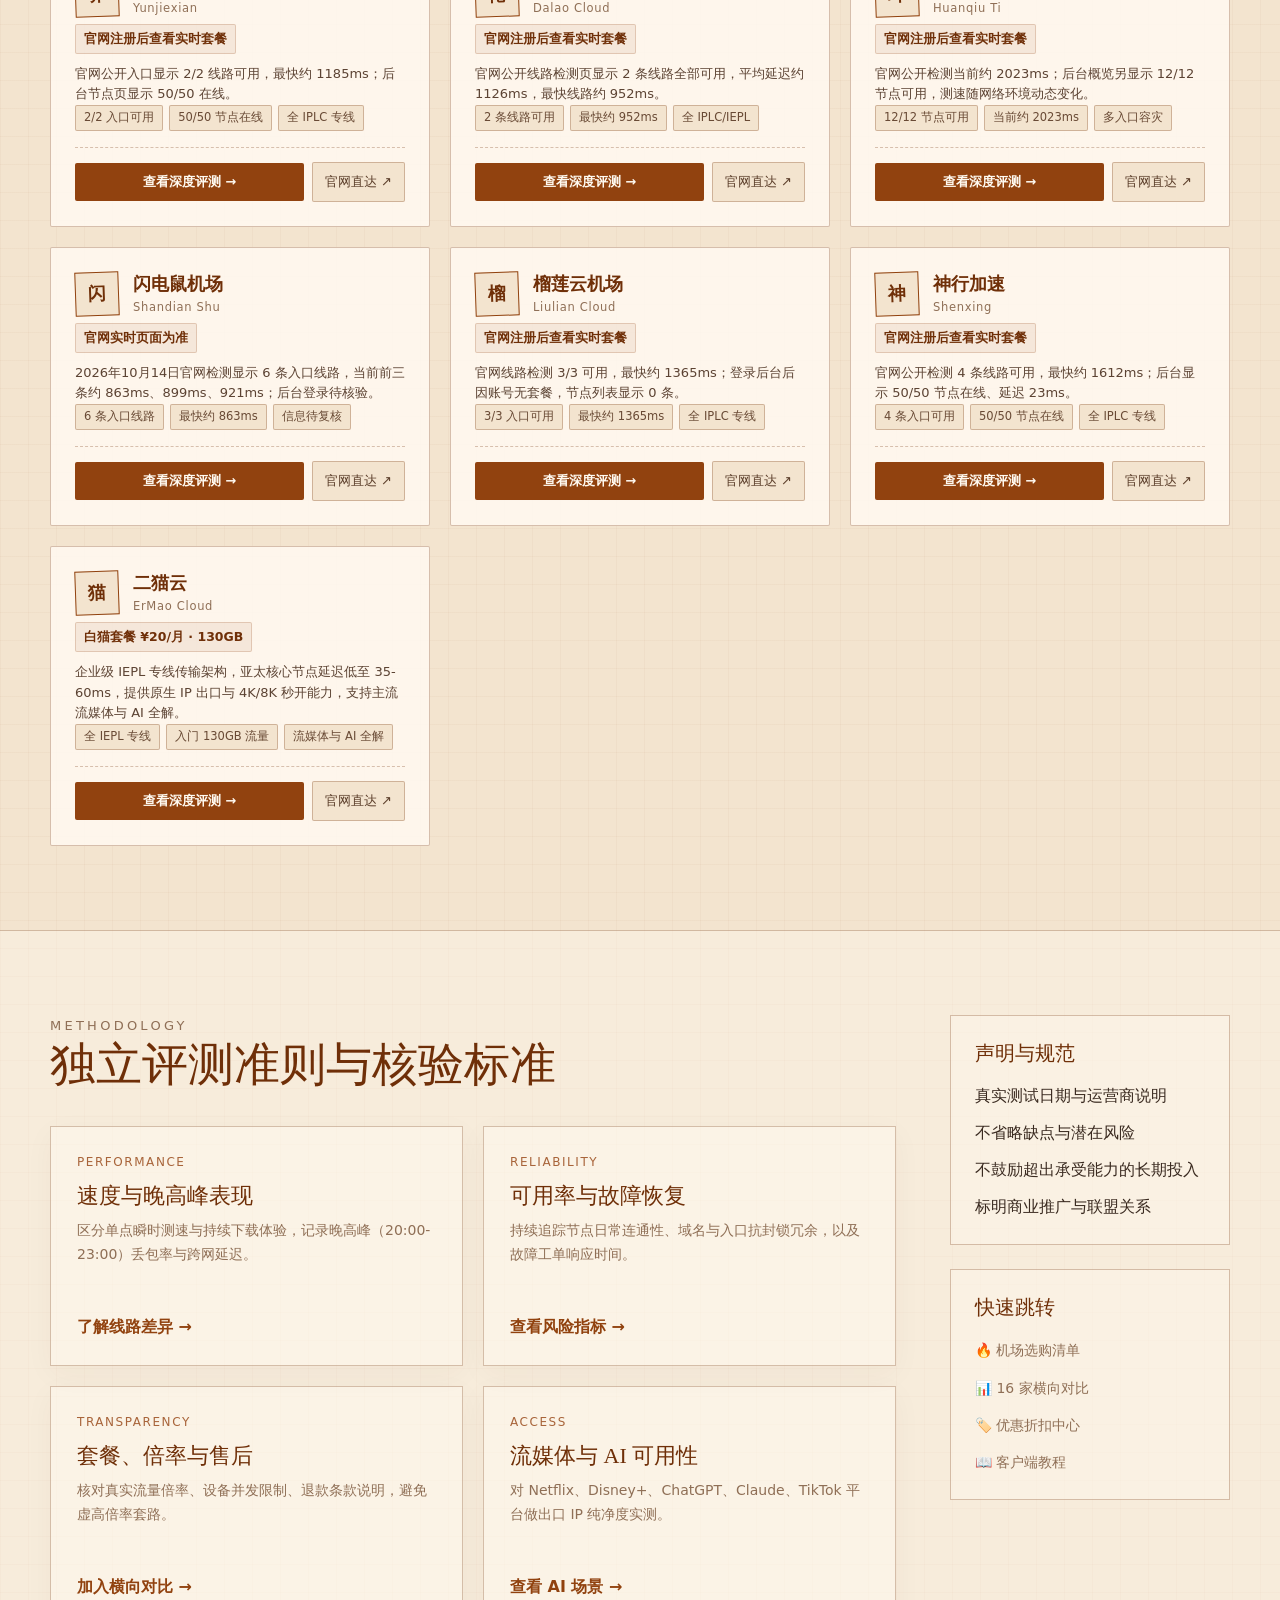
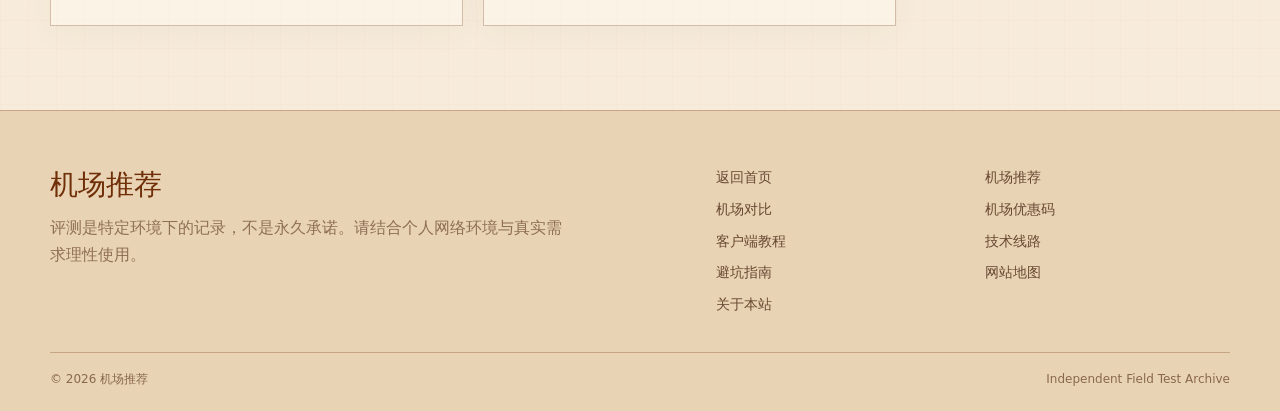
<file: reviews.html>
<!doctype html>
<html lang="zh-CN">
<head>
  <meta charset="utf-8">
  <meta name="viewport" content="width=device-width, initial-scale=1">
  <title>机场独立评测库｜16家主流网络服务真实实测与选购指南｜机场推荐</title>
  <meta name="description" content="16家主流网络服务机场独立深度评测：速界机场、极连云、边缘节点、光年梯等后台实测数据、最新套餐价格、节点在线率、Netflix与ChatGPT流媒体/AI解锁能力全维度分析。">
  <meta name="keywords" content="机场评测, 16家机场实测, 梯子评测, IPLC专线测速, 流媒体解锁测试, 机场推荐">
  <link rel="canonical" href="https://jichang-tuijian.cc/reviews.html">
  
  <!-- GEO Meta Tags -->
  <meta name="geo.region" content="HK">
  <meta name="geo.placename" content="Hong Kong">
  <meta name="geo.position" content="22.3193;114.1694">
  <meta name="ICBM" content="22.3193, 114.1694">

  <!-- Open Graph & Social Cards -->
  <meta property="og:type" content="article">
  <meta property="og:site_name" content="机场推荐">
  <meta property="og:title" content="机场独立评测库｜16家主流网络服务真实实测与选购指南">
  <meta property="og:description" content="16家主流机场实测档案：节点在线率、最新价格、晚高峰表现与解锁评级。">
  <meta property="og:url" content="https://jichang-tuijian.cc/reviews.html">
  <meta property="og:image" content="https://jichang-tuijian.cc/assets/logo-icon.png">
  <meta name="twitter:card" content="summary_large_image">
  <meta name="twitter:title" content="机场独立评测库｜机场推荐">
  <meta name="twitter:description" content="16家主流机场实测档案与真实体验记录。">
  <meta name="twitter:image" content="https://jichang-tuijian.cc/assets/logo-icon.png">

  <!-- Breadcrumb Schema.org JSON-LD -->
  <script type="application/ld+json">
  {
    "@context": "https://schema.org",
    "@type": "BreadcrumbList",
    "itemListElement": [
      {
        "@type": "ListItem",
        "position": 1,
        "name": "首页",
        "item": "https://jichang-tuijian.cc/"
      },
      {
        "@type": "ListItem",
        "position": 2,
        "name": "机场评测",
        "item": "https://jichang-tuijian.cc/reviews.html"
      }
    ]
  }
  </script>

  <link rel="stylesheet" href="assets/styles.css">
  <link rel="stylesheet" href="assets/review.css">
</head>
<body data-page="reviews">
  <a class="skip-link" href="#main">跳到主要内容</a>
  <header class="site-header">
    <div class="nav-wrap">
      <a class="brand" href="index.html" aria-label="机场推荐首页"><span class="brand-mark"><img class="brand-icon" src="assets/logo-icon.png" alt="机场推荐 Logo" width="27" height="20"></span><span class="brand-copy"><strong>机场推荐</strong><small>AIRPORT RECOMMEND</small></span></a>
      <button class="menu-toggle" type="button" aria-expanded="false" aria-controls="site-nav">菜单</button>
      <nav class="site-nav" id="site-nav" aria-label="主导航">
        <a data-page="recommend" href="recommend.html">机场推荐</a><a data-page="reviews" href="reviews.html">机场评测</a><a data-page="compare" href="compare.html">机场对比</a><a data-page="coupons" href="coupons.html">机场优惠码</a><a data-page="clients" href="clients.html">客户端教程</a><a data-page="scenarios" href="scenarios.html">场景应用</a><a data-page="routes" href="routes.html">技术线路</a><a data-page="pitfalls" href="pitfalls.html">避坑指南</a><a data-page="ai-tools" href="ai-tools.html">AI工具</a><a data-page="about" href="about.html">关于</a>
      </nav>
    </div>
  </header>

  <main id="main">
    <section class="page-hero">
      <div class="container">
        <div class="breadcrumbs"><a href="index.html">首页</a> / 机场评测</div>
        <p class="eyebrow">Independent Field Tests</p>
        <h1>16 家主流机场独立深度评测</h1>
        <p class="intro">拒绝虚假营销，真实核验后台数据。涵盖价格阶梯、节点在线率、晚高峰延迟、IPLC/IEPL 专线属性以及流媒体与 AI 解锁表现，附带 8 维度深度报告与避坑指南。</p>
      </div>
    </section>

    <section class="section">
      <div class="container">
        <div class="section-heading">
          <div>
            <p class="eyebrow">Directory · 16 Services</p>
            <h2>评测目录矩阵</h2>
          </div>
          <p>点击“查看详细评测”进入单站深度报告，或直接点击“官网入口”前往注册。</p>
        </div>

        <div class="airports-matrix-grid">
          <!-- 01: Speed -->
          <article class="matrix-card">
            <div>
              <div class="matrix-head">
                <span class="matrix-avatar icon-violet">速</span>
                <div class="matrix-info">
                  <h3>速界机场</h3>
                  <small>Speed World</small>
                </div>
              </div>
              <span class="matrix-price-tag">最低 6元/月（折后年付8折 优惠码: sujie888）</span>
              <p class="matrix-evidence">官网公开线路检测页显示 8 条线路，最快线路响应约 250ms；注册入口会自动匹配可用线路。</p>
              <div class="matrix-metrics-row">
                <span class="matrix-metric">8 条线路</span>
                <span class="matrix-metric">最快约 250ms</span>
                <span class="matrix-metric">全 IPLC 专线</span>
              </div>
            </div>
            <div class="matrix-actions">
              <a class="matrix-btn-detail" href="review.html?id=speed">查看深度评测 →</a>
              <a class="matrix-btn-aff" href="https://lqy001.speedworldaff.com/#/register?code=p3EKNmlp" target="_blank" rel="noopener sponsored">官网直达 ↗</a>
            </div>
          </article>

          <!-- 02: Kexin -->
          <article class="matrix-card">
            <div>
              <div class="matrix-head">
                <span class="matrix-avatar icon-blue">信</span>
                <div class="matrix-info">
                  <h3>可信云机场</h3>
                  <small>Kexin Cloud</small>
                </div>
              </div>
              <span class="matrix-price-tag">官网注册后查看实时套餐</span>
              <p class="matrix-evidence">官网公开线路检测页显示约 3 条线路，当前最快响应约 600ms；后台节点页显示 60 个在线、0 个离线。</p>
              <div class="matrix-metrics-row">
                <span class="matrix-metric">约 3 条线路</span>
                <span class="matrix-metric">最快约 600ms</span>
                <span class="matrix-metric">全 IEPL 专线</span>
              </div>
            </div>
            <div class="matrix-actions">
              <a class="matrix-btn-detail" href="review.html?id=kexin">查看深度评测 →</a>
              <a class="matrix-btn-aff" href="https://ermaozi01.kosingaff.com/#/register?code=FA6DjjDi" target="_blank" rel="noopener sponsored">官网直达 ↗</a>
            </div>
          </article>

          <!-- 03: Jilian -->
          <article class="matrix-card">
            <div>
              <div class="matrix-head">
                <span class="matrix-avatar icon-coral">极</span>
                <div class="matrix-info">
                  <h3>极连云机场</h3>
                  <small>Jilian Cloud</small>
                </div>
              </div>
              <span class="matrix-price-tag">官网注册后查看实时套餐</span>
              <p class="matrix-evidence">官网线路检测页显示 13/13 个目标可用，推荐入口约 1090ms；后台节点页显示 66 个节点、61 个在线。</p>
              <div class="matrix-metrics-row">
                <span class="matrix-metric">13/13 目标可用</span>
                <span class="matrix-metric">66 个节点</span>
                <span class="matrix-metric">全 IPLC 专线</span>
              </div>
            </div>
            <div class="matrix-actions">
              <a class="matrix-btn-detail" href="review.html?id=jilian">查看深度评测 →</a>
              <a class="matrix-btn-aff" href="https://liujie2002.jlyvipaff.com/#/?code=0MxRdXiu" target="_blank" rel="noopener sponsored">官网直达 ↗</a>
            </div>
          </article>

          <!-- 04: Edge -->
          <article class="matrix-card">
            <div>
              <div class="matrix-head">
                <span class="matrix-avatar icon-green">边</span>
                <div class="matrix-info">
                  <h3>边缘节点</h3>
                  <small>EdgeNova</small>
                </div>
              </div>
              <span class="matrix-price-tag">官网注册后查看实时套餐</span>
              <p class="matrix-evidence">官网公开线路检测页显示 4 条线路全部可用，平均延迟约 1092ms，最快线路约 1034ms。</p>
              <div class="matrix-metrics-row">
                <span class="matrix-metric">4 条线路可用</span>
                <span class="matrix-metric">最快约 1034ms</span>
                <span class="matrix-metric">全 IPLC 专线</span>
              </div>
            </div>
            <div class="matrix-actions">
              <a class="matrix-btn-detail" href="review.html?id=edge">查看深度评测 →</a>
              <a class="matrix-btn-aff" href="https://zoio.edgenovaaff.cc/#/register?code=ti8OUEN2" target="_blank" rel="noopener sponsored">官网直达 ↗</a>
            </div>
          </article>

          <!-- 05: Kuaili -->
          <article class="matrix-card">
            <div>
              <div class="matrix-head">
                <span class="matrix-avatar icon-coral">狸</span>
                <div class="matrix-info">
                  <h3>快狸机场</h3>
                  <small>Kuaili</small>
                </div>
              </div>
              <span class="matrix-price-tag">官网注册后查看实时套餐</span>
              <p class="matrix-evidence">官网线路检测页当前最快约 1051ms；后台节点页显示 67/67 在线，覆盖港、台、日、新、美等地区。</p>
              <div class="matrix-metrics-row">
                <span class="matrix-metric">67/67 节点在线</span>
                <span class="matrix-metric">最快约 1051ms</span>
                <span class="matrix-metric">全 IEPL 专线</span>
              </div>
            </div>
            <div class="matrix-actions">
              <a class="matrix-btn-detail" href="review.html?id=kuaili">查看深度评测 →</a>
              <a class="matrix-btn-aff" href="https://yyo649929.kuailiaff.com/#/register?code=JVuUcHke" target="_blank" rel="noopener sponsored">官网直达 ↗</a>
            </div>
          </article>

          <!-- 06: Yuntu -->
          <article class="matrix-card">
            <div>
              <div class="matrix-head">
                <span class="matrix-avatar icon-violet">图</span>
                <div class="matrix-info">
                  <h3>云图机场</h3>
                  <small>Yuntu</small>
                </div>
              </div>
              <span class="matrix-price-tag">注册后进入套餐页查看</span>
              <p class="matrix-evidence">后台商店显示岚图、梦图、星图等 3 个周期套餐及 2 个不限时套餐；接入点页显示 38 个节点。</p>
              <div class="matrix-metrics-row">
                <span class="matrix-metric">38 个节点</span>
                <span class="matrix-metric">3 个周期套餐</span>
                <span class="matrix-metric">多语言后台</span>
              </div>
            </div>
            <div class="matrix-actions">
              <a class="matrix-btn-detail" href="review.html?id=yuntu">查看深度评测 →</a>
              <a class="matrix-btn-aff" href="https://super.ytjcok.org/#/register?code=iKpNlXer" target="_blank" rel="noopener sponsored">官网直达 ↗</a>
            </div>
          </article>

          <!-- 07: Guangnian -->
          <article class="matrix-card">
            <div>
              <div class="matrix-head">
                <span class="matrix-avatar icon-blue">光</span>
                <div class="matrix-info">
                  <h3>光年梯机场</h3>
                  <small>Guangnian</small>
                </div>
              </div>
              <span class="matrix-price-tag">官网注册后查看实时套餐</span>
              <p class="matrix-evidence">官网线路检测 4/4 可用，当前推荐约 1058ms；后台节点页显示 68 个节点、64 个在线。</p>
              <div class="matrix-metrics-row">
                <span class="matrix-metric">4/4 入口可用</span>
                <span class="matrix-metric">68 个节点</span>
                <span class="matrix-metric">全 IPLC 专线</span>
              </div>
            </div>
            <div class="matrix-actions">
              <a class="matrix-btn-detail" href="review.html?id=guangnian">查看深度评测 →</a>
              <a class="matrix-btn-aff" href="http://liujie2002.gntaff.com/#/?code=NoPkovej" target="_blank" rel="noopener sponsored">官网直达 ↗</a>
            </div>
          </article>

          <!-- 08: Kunpeng -->
          <article class="matrix-card">
            <div>
              <div class="matrix-head">
                <span class="matrix-avatar icon-green">鲲</span>
                <div class="matrix-info">
                  <h3>鲲鹏加速</h3>
                  <small>Kun Peng Network</small>
                </div>
              </div>
              <span class="matrix-price-tag">注册后进入套餐页查看</span>
              <p class="matrix-evidence">官网公开页面为多语言注册页，邀请码会自动带入，页面标注版本 v0.4.0。</p>
              <div class="matrix-metrics-row">
                <span class="matrix-metric">多语言注册</span>
                <span class="matrix-metric">邀请码自动带入</span>
                <span class="matrix-metric">版本 v0.4.0</span>
              </div>
            </div>
            <div class="matrix-actions">
              <a class="matrix-btn-detail" href="review.html?id=kunpeng">查看深度评测 →</a>
              <a class="matrix-btn-aff" href="https://kunpengjiasu.com/#/register?code=99UgsawR" target="_blank" rel="noopener sponsored">官网直达 ↗</a>
            </div>
          </article>

          <!-- 09: Shunyun -->
          <article class="matrix-card">
            <div>
              <div class="matrix-head">
                <span class="matrix-avatar icon-violet">瞬</span>
                <div class="matrix-info">
                  <h3>瞬云机场</h3>
                  <small>ShunYun</small>
                </div>
              </div>
              <span class="matrix-price-tag">官网注册后查看实时套餐</span>
              <p class="matrix-evidence">本次公开访问未稳定展示套餐或线路详情，入口可能会跳转到线路检测页，建议先月付验证。</p>
              <div class="matrix-metrics-row">
                <span class="matrix-metric">需实时检测</span>
                <span class="matrix-metric">建议月付试用</span>
                <span class="matrix-metric">信息待确认</span>
              </div>
            </div>
            <div class="matrix-actions">
              <a class="matrix-btn-detail" href="review.html?id=shunyun">查看深度评测 →</a>
              <a class="matrix-btn-aff" href="https://ddd.jichang.best/#/register?code=7idBwf3R" target="_blank" rel="noopener sponsored">官网直达 ↗</a>
            </div>
          </article>

          <!-- 10: Yunjiexian -->
          <article class="matrix-card">
            <div>
              <div class="matrix-head">
                <span class="matrix-avatar icon-blue">界</span>
                <div class="matrix-info">
                  <h3>云界线机场</h3>
                  <small>Yunjiexian</small>
                </div>
              </div>
              <span class="matrix-price-tag">官网注册后查看实时套餐</span>
              <p class="matrix-evidence">官网公开入口显示 2/2 线路可用，最快约 1185ms；后台节点页显示 50/50 在线。</p>
              <div class="matrix-metrics-row">
                <span class="matrix-metric">2/2 入口可用</span>
                <span class="matrix-metric">50/50 节点在线</span>
                <span class="matrix-metric">全 IPLC 专线</span>
              </div>
            </div>
            <div class="matrix-actions">
              <a class="matrix-btn-detail" href="review.html?id=yunjiexian">查看深度评测 →</a>
              <a class="matrix-btn-aff" href="https://liuajie7.yunjiexianaff.com/#/?code=AMWirEkQ" target="_blank" rel="noopener sponsored">官网直达 ↗</a>
            </div>
          </article>

          <!-- 11: Dalao -->
          <article class="matrix-card">
            <div>
              <div class="matrix-head">
                <span class="matrix-avatar icon-coral">佬</span>
                <div class="matrix-info">
                  <h3>大佬云机场</h3>
                  <small>Dalao Cloud</small>
                </div>
              </div>
              <span class="matrix-price-tag">官网注册后查看实时套餐</span>
              <p class="matrix-evidence">官网公开线路检测页显示 2 条线路全部可用，平均延迟约 1126ms，最快线路约 952ms。</p>
              <div class="matrix-metrics-row">
                <span class="matrix-metric">2 条线路可用</span>
                <span class="matrix-metric">最快约 952ms</span>
                <span class="matrix-metric">全 IPLC/IEPL</span>
              </div>
            </div>
            <div class="matrix-actions">
              <a class="matrix-btn-detail" href="review.html?id=dalao">查看深度评测 →</a>
              <a class="matrix-btn-aff" href="https://liujie2.dalaoyunaff.com/#/?code=mmPDuc6r" target="_blank" rel="noopener sponsored">官网直达 ↗</a>
            </div>
          </article>

          <!-- 12: Huanqiu -->
          <article class="matrix-card">
            <div>
              <div class="matrix-head">
                <span class="matrix-avatar icon-green">环</span>
                <div class="matrix-info">
                  <h3>环球梯机场</h3>
                  <small>Huanqiu Ti</small>
                </div>
              </div>
              <span class="matrix-price-tag">官网注册后查看实时套餐</span>
              <p class="matrix-evidence">官网公开检测当前约 2023ms；后台概览另显示 12/12 节点可用，测速随网络环境动态变化。</p>
              <div class="matrix-metrics-row">
                <span class="matrix-metric">12/12 节点可用</span>
                <span class="matrix-metric">当前约 2023ms</span>
                <span class="matrix-metric">多入口容灾</span>
              </div>
            </div>
            <div class="matrix-actions">
              <a class="matrix-btn-detail" href="review.html?id=huanqiu">查看深度评测 →</a>
              <a class="matrix-btn-aff" href="https://liuajie740.huanqiutiaff.com/#/?code=1PrqjboO" target="_blank" rel="noopener sponsored">官网直达 ↗</a>
            </div>
          </article>

          <!-- 13: Shandian -->
          <article class="matrix-card">
            <div>
              <div class="matrix-head">
                <span class="matrix-avatar icon-violet">闪</span>
                <div class="matrix-info">
                  <h3>闪电鼠机场</h3>
                  <small>Shandian Shu</small>
                </div>
              </div>
              <span class="matrix-price-tag">官网实时页面为准</span>
              <p class="matrix-evidence">2026年10月14日官网检测显示 6 条入口线路，当前前三条约 863ms、899ms、921ms；后台登录待核验。</p>
              <div class="matrix-metrics-row">
                <span class="matrix-metric">6 条入口线路</span>
                <span class="matrix-metric">最快约 863ms</span>
                <span class="matrix-metric">信息待复核</span>
              </div>
            </div>
            <div class="matrix-actions">
              <a class="matrix-btn-detail" href="review.html?id=shandian">查看深度评测 →</a>
              <a class="matrix-btn-aff" href="https://liujie2.shandianshuaff.com/#/?code=vwBNE30O" target="_blank" rel="noopener sponsored">官网直达 ↗</a>
            </div>
          </article>

          <!-- 14: Liulian -->
          <article class="matrix-card">
            <div>
              <div class="matrix-head">
                <span class="matrix-avatar icon-coral">榴</span>
                <div class="matrix-info">
                  <h3>榴莲云机场</h3>
                  <small>Liulian Cloud</small>
                </div>
              </div>
              <span class="matrix-price-tag">官网注册后查看实时套餐</span>
              <p class="matrix-evidence">官网线路检测 3/3 可用，最快约 1365ms；登录后台后因账号无套餐，节点列表显示 0 条。</p>
              <div class="matrix-metrics-row">
                <span class="matrix-metric">3/3 入口可用</span>
                <span class="matrix-metric">最快约 1365ms</span>
                <span class="matrix-metric">全 IPLC 专线</span>
              </div>
            </div>
            <div class="matrix-actions">
              <a class="matrix-btn-detail" href="review.html?id=liulian">查看深度评测 →</a>
              <a class="matrix-btn-aff" href="https://liuajie74.liulianyunaff.com/#/?code=rp2bbeus" target="_blank" rel="noopener sponsored">官网直达 ↗</a>
            </div>
          </article>

          <!-- 15: Shenxing -->
          <article class="matrix-card">
            <div>
              <div class="matrix-head">
                <span class="matrix-avatar icon-blue">神</span>
                <div class="matrix-info">
                  <h3>神行加速</h3>
                  <small>Shenxing</small>
                </div>
              </div>
              <span class="matrix-price-tag">官网注册后查看实时套餐</span>
              <p class="matrix-evidence">官网公开检测 4 条线路可用，最快约 1612ms；后台显示 50/50 节点在线、延迟 23ms。</p>
              <div class="matrix-metrics-row">
                <span class="matrix-metric">4 条入口可用</span>
                <span class="matrix-metric">50/50 节点在线</span>
                <span class="matrix-metric">全 IPLC 专线</span>
              </div>
            </div>
            <div class="matrix-actions">
              <a class="matrix-btn-detail" href="review.html?id=shenxing">查看深度评测 →</a>
              <a class="matrix-btn-aff" href="https://wuhan01.shenxingaff.com/#/?code=z3ybkLVj" target="_blank" rel="noopener sponsored">官网直达 ↗</a>
            </div>
          </article>

          <!-- 16: Ermao -->
          <article class="matrix-card">
            <div>
              <div class="matrix-head">
                <span class="matrix-avatar icon-blue">猫</span>
                <div class="matrix-info">
                  <h3>二猫云</h3>
                  <small>ErMao Cloud</small>
                </div>
              </div>
              <span class="matrix-price-tag">白猫套餐 ¥20/月 · 130GB</span>
              <p class="matrix-evidence">企业级 IEPL 专线传输架构，亚太核心节点延迟低至 35-60ms，提供原生 IP 出口与 4K/8K 秒开能力，支持主流流媒体与 AI 全解。</p>
              <div class="matrix-metrics-row">
                <span class="matrix-metric">全 IEPL 专线</span>
                <span class="matrix-metric">入门 130GB 流量</span>
                <span class="matrix-metric">流媒体与 AI 全解</span>
              </div>
            </div>
            <div class="matrix-actions">
              <a class="matrix-btn-detail" href="review.html?id=ermao">查看深度评测 →</a>
              <a class="matrix-btn-aff" href="https://guangs.2maoyunaff.cc/#/?code=wMKtwSYr" target="_blank" rel="noopener sponsored">官网直达 ↗</a>
            </div>
          </article>
        </div>
      </div>
    </section>

    <!-- Review Framework Standards Section -->
    <section class="section alt">
      <div class="container page-layout">
        <div>
          <div class="section-heading">
            <div>
              <p class="eyebrow">Methodology</p>
              <h2>独立评测准则与核验标准</h2>
            </div>
          </div>
          <div class="article-grid">
            <article class="content-card article-card">
              <span class="meta">Performance</span>
              <h3>速度与晚高峰表现</h3>
              <p>区分单点瞬时测速与持续下载体验，记录晚高峰（20:00-23:00）丢包率与跨网延迟。</p>
              <a class="card-link" href="routes.html">了解线路差异 →</a>
            </article>
            <article class="content-card article-card">
              <span class="meta">Reliability</span>
              <h3>可用率与故障恢复</h3>
              <p>持续追踪节点日常连通性、域名与入口抗封锁冗余，以及故障工单响应时间。</p>
              <a class="card-link" href="pitfalls.html">查看风险指标 →</a>
            </article>
            <article class="content-card article-card">
              <span class="meta">Transparency</span>
              <h3>套餐、倍率与售后</h3>
              <p>核对真实流量倍率、设备并发限制、退款条款说明，避免虚高倍率套路。</p>
              <a class="card-link" href="compare.html">加入横向对比 →</a>
            </article>
            <article class="content-card article-card">
              <span class="meta">Access</span>
              <h3>流媒体与 AI 可用性</h3>
              <p>对 Netflix、Disney+、ChatGPT、Claude、TikTok 平台做出口 IP 纯净度实测。</p>
              <a class="card-link" href="ai-tools.html">查看 AI 场景 →</a>
            </article>
          </div>
        </div>

        <aside class="sidebar">
          <div class="side-block">
            <h2>声明与规范</h2>
            <ul>
              <li>真实测试日期与运营商说明</li>
              <li>不省略缺点与潜在风险</li>
              <li>不鼓励超出承受能力的长期投入</li>
              <li>标明商业推广与联盟关系</li>
            </ul>
          </div>
          <div class="side-block">
            <h2>快速跳转</h2>
            <ul>
              <li><a href="recommend.html">🔥 机场选购清单</a></li>
              <li><a href="compare.html">📊 16 家横向对比</a></li>
              <li><a href="coupons.html">🏷️ 优惠折扣中心</a></li>
              <li><a href="clients.html">📖 客户端教程</a></li>
            </ul>
          </div>
        </aside>
      </div>
    </section>
  </main>

  <footer class="site-footer">
    <div class="container">
      <div class="footer-main">
        <div>
          <h2>机场推荐</h2>
          <p>评测是特定环境下的记录，不是永久承诺。请结合个人网络环境与真实需求理性使用。</p>
        </div>
        <nav class="footer-links" aria-label="页脚导航">
          <a href="index.html">返回首页</a>
          <a href="recommend.html">机场推荐</a>
          <a href="compare.html">机场对比</a>
          <a href="coupons.html">机场优惠码</a>
          <a href="clients.html">客户端教程</a>
          <a href="routes.html">技术线路</a>
          <a href="pitfalls.html">避坑指南</a>
          <a href="sitemap.html">网站地图</a>
          <a href="about.html">关于本站</a>
        </nav>
      </div>
      <div class="footer-bottom">
        <span>© <span data-year></span> 机场推荐</span>
        <span>Independent Field Test Archive</span>
      </div>
    </div>
  </footer>

  <script src="assets/site.js"></script>
</body>
</html>
</file>
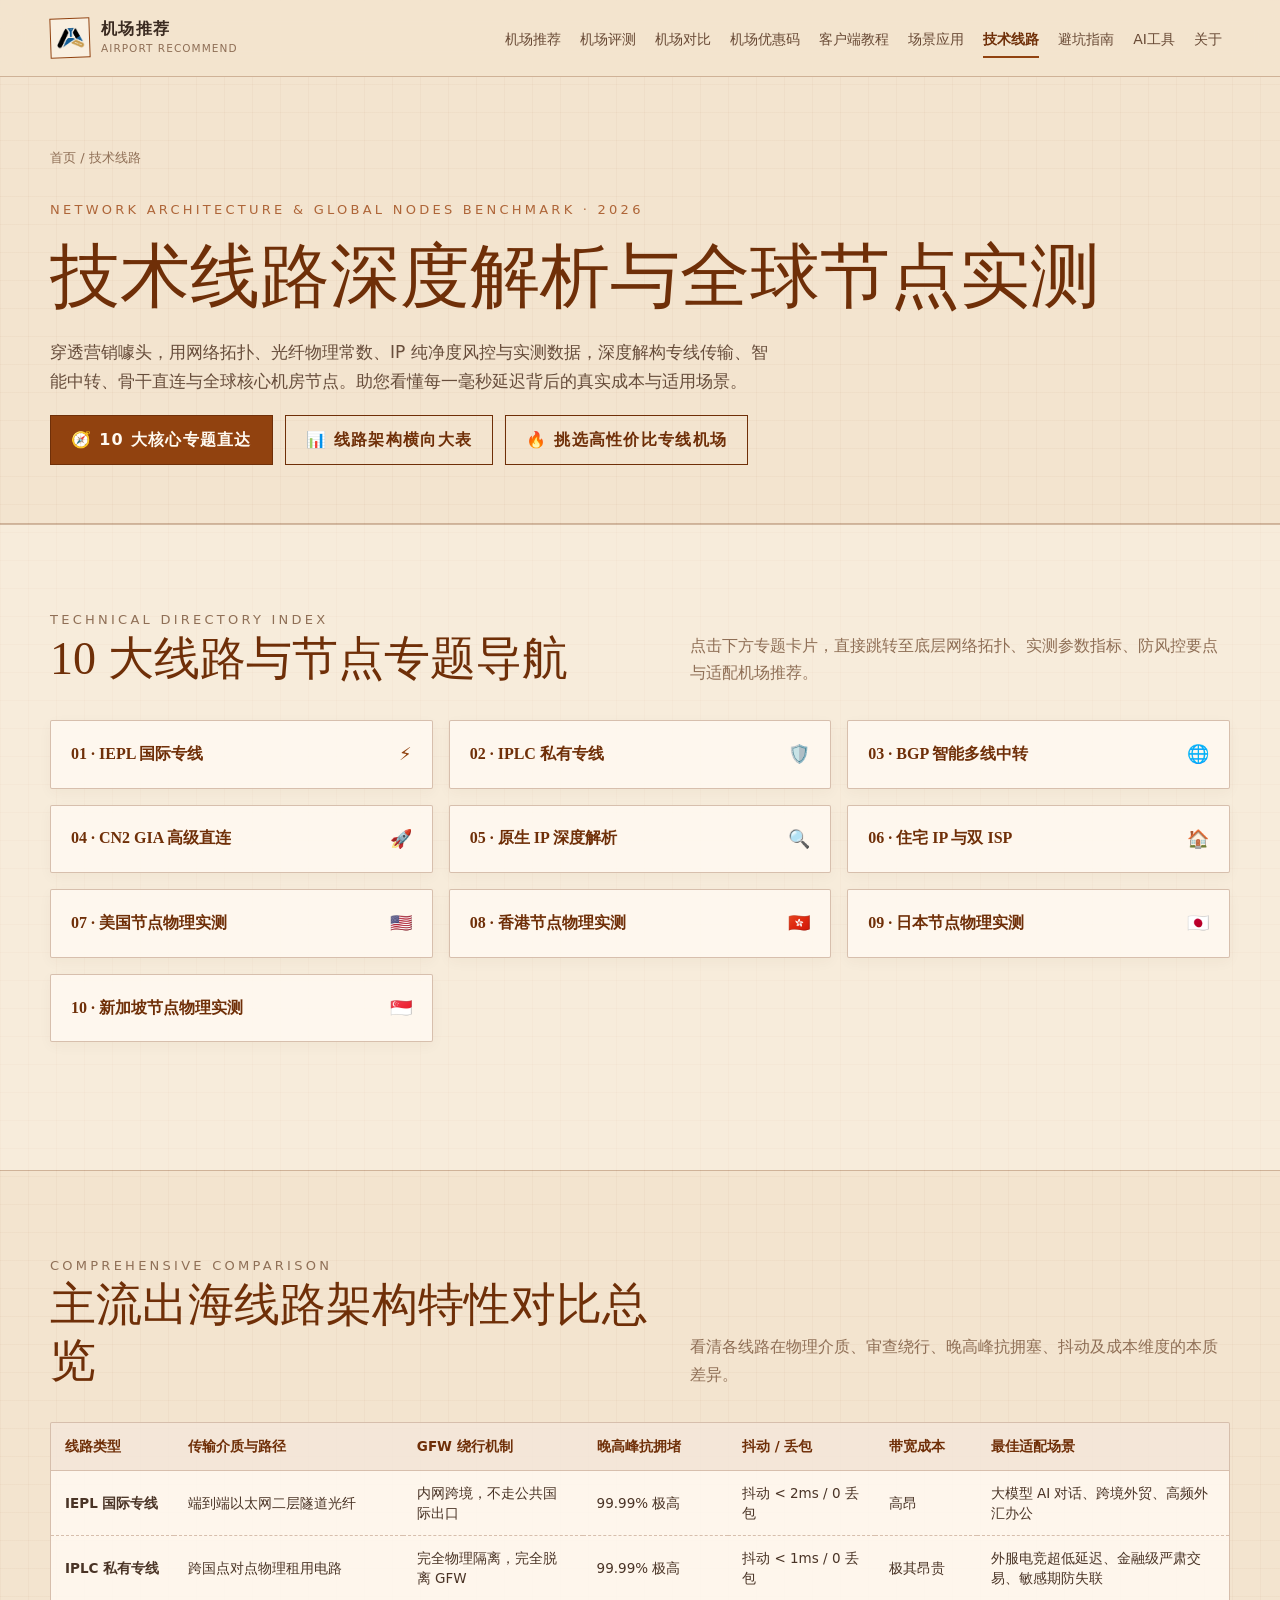
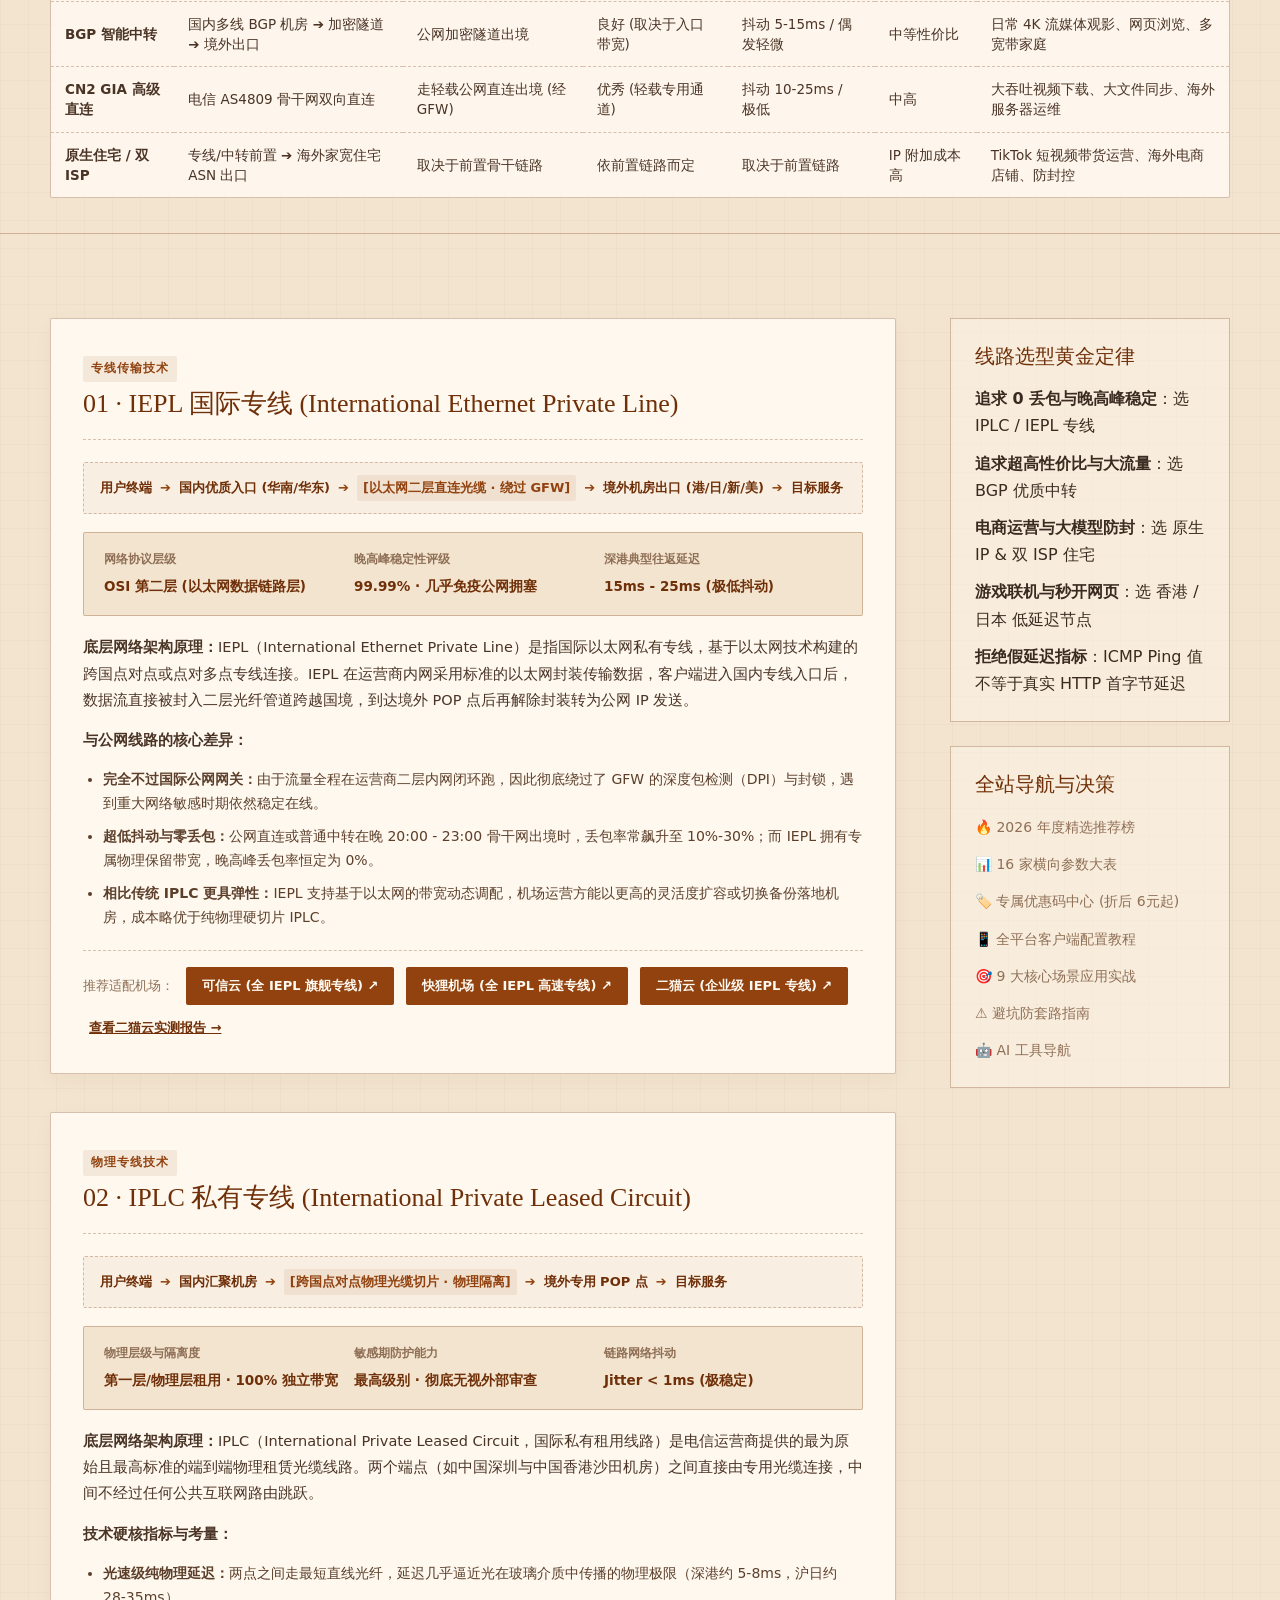
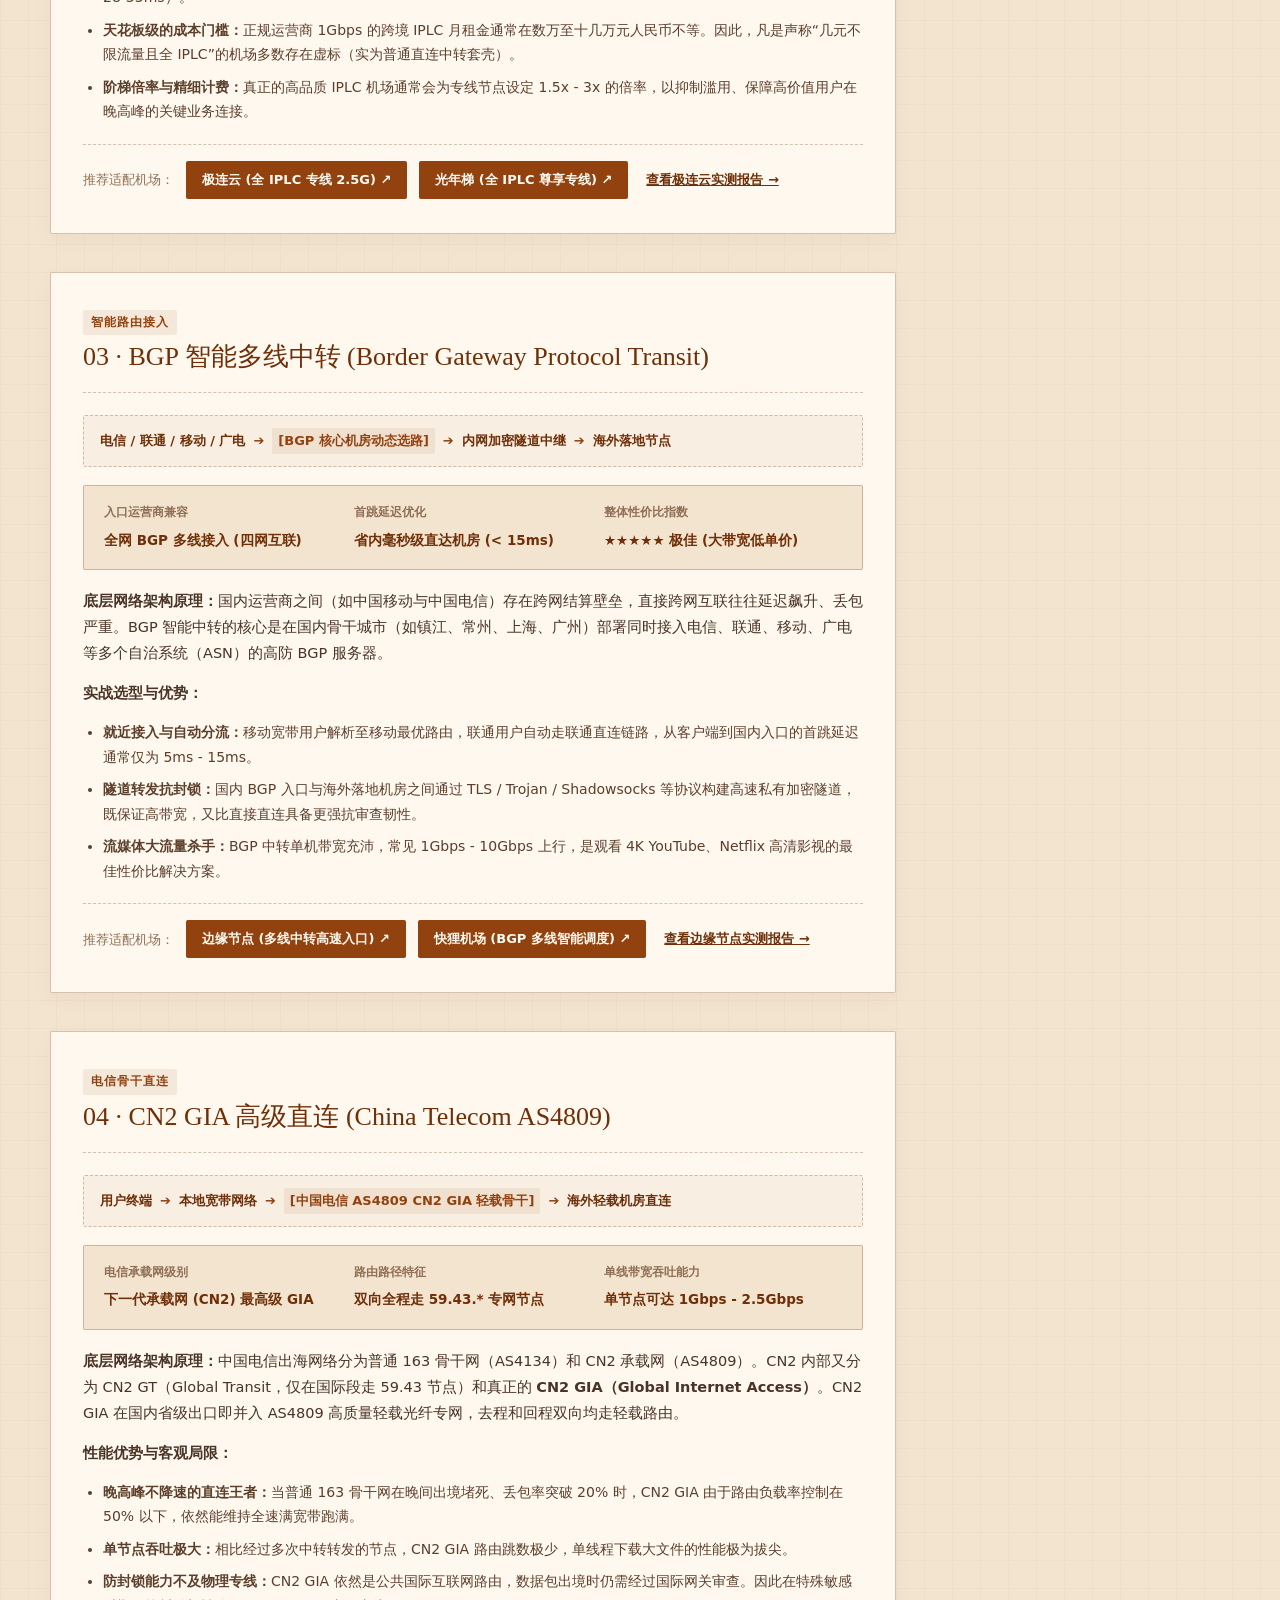
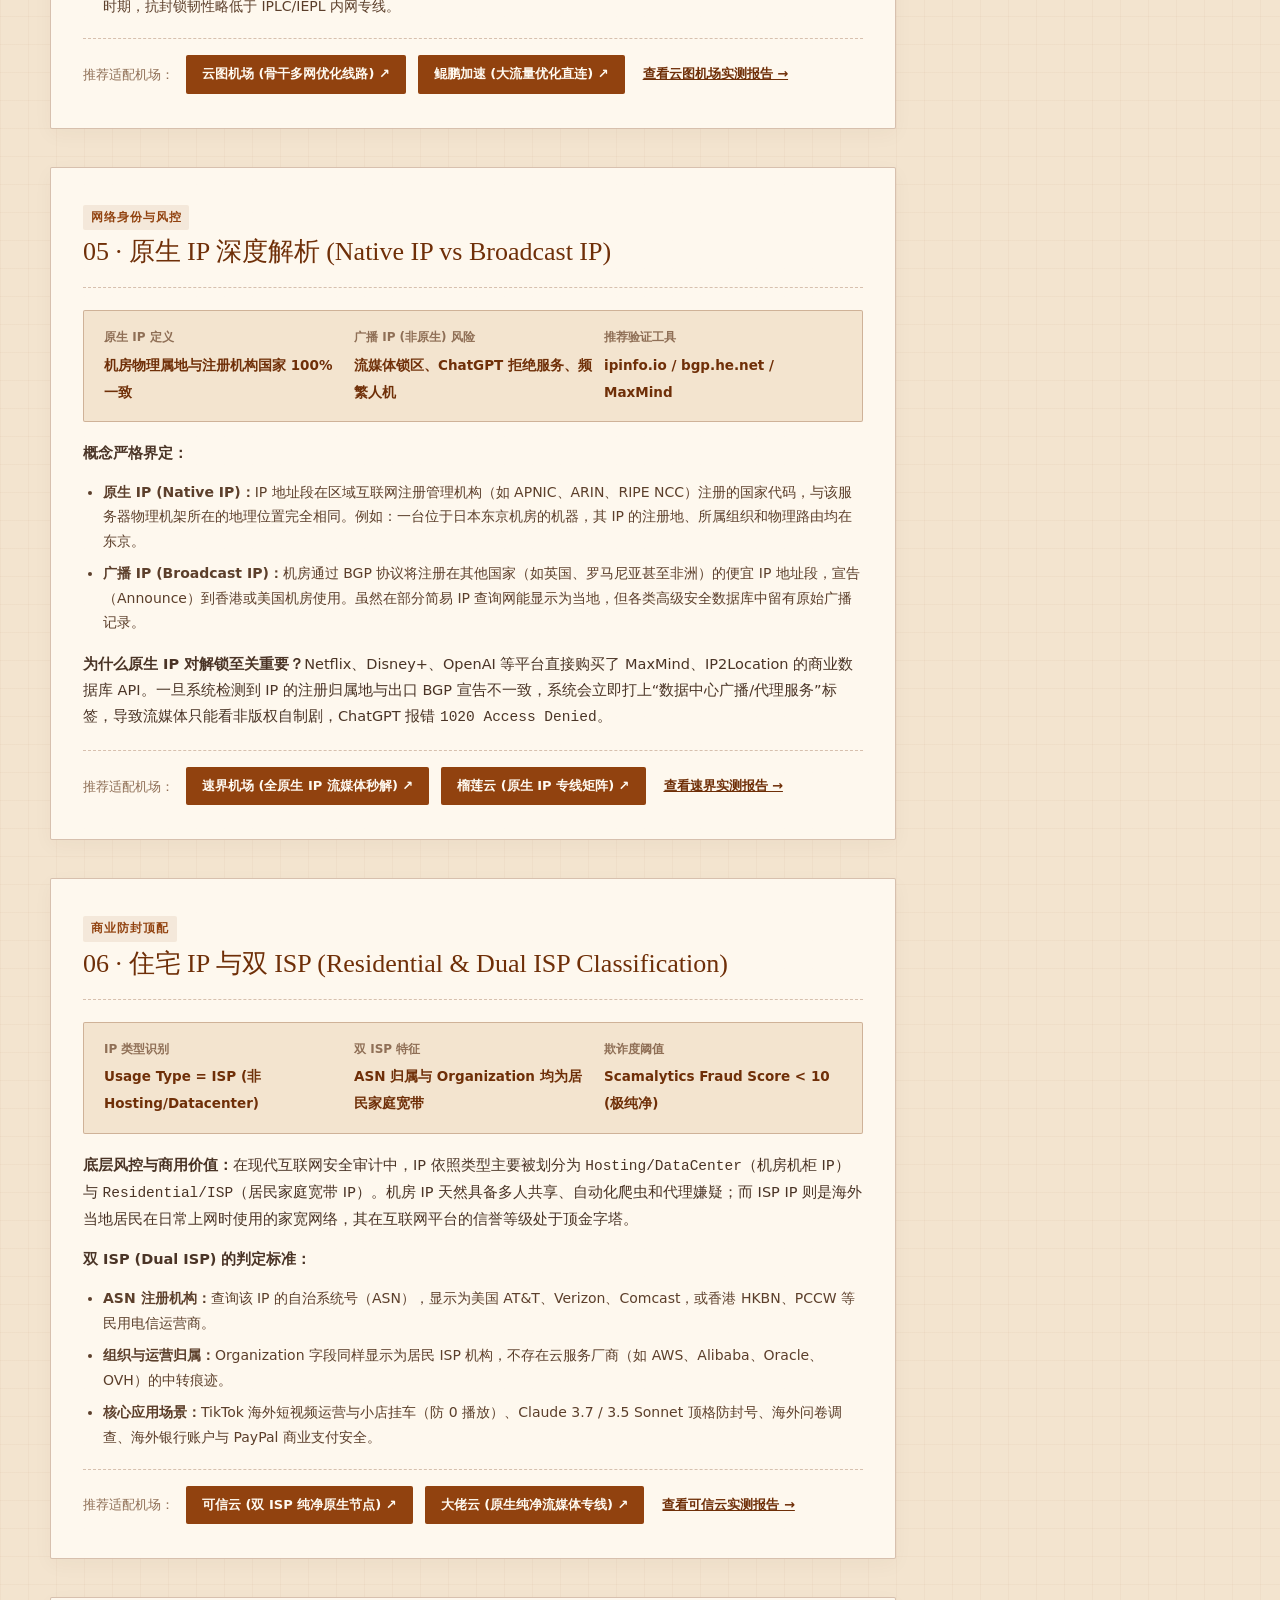
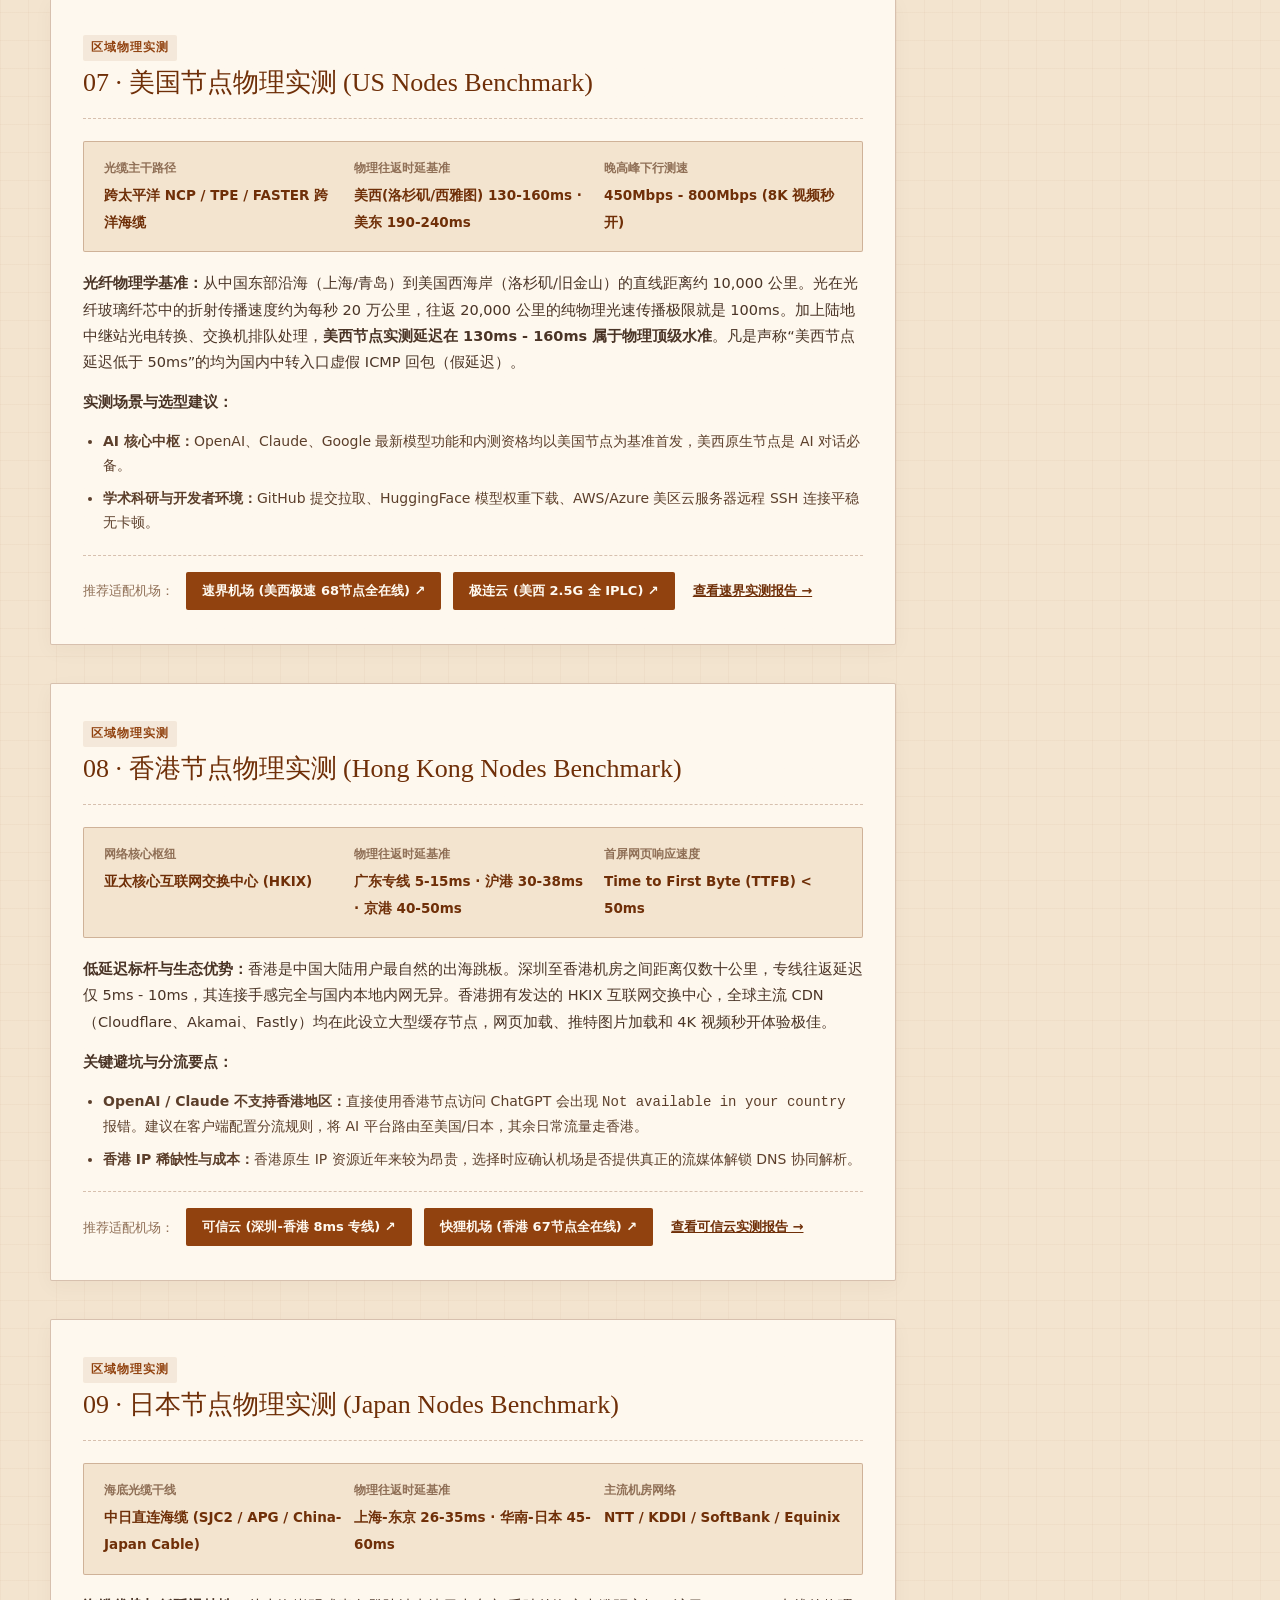
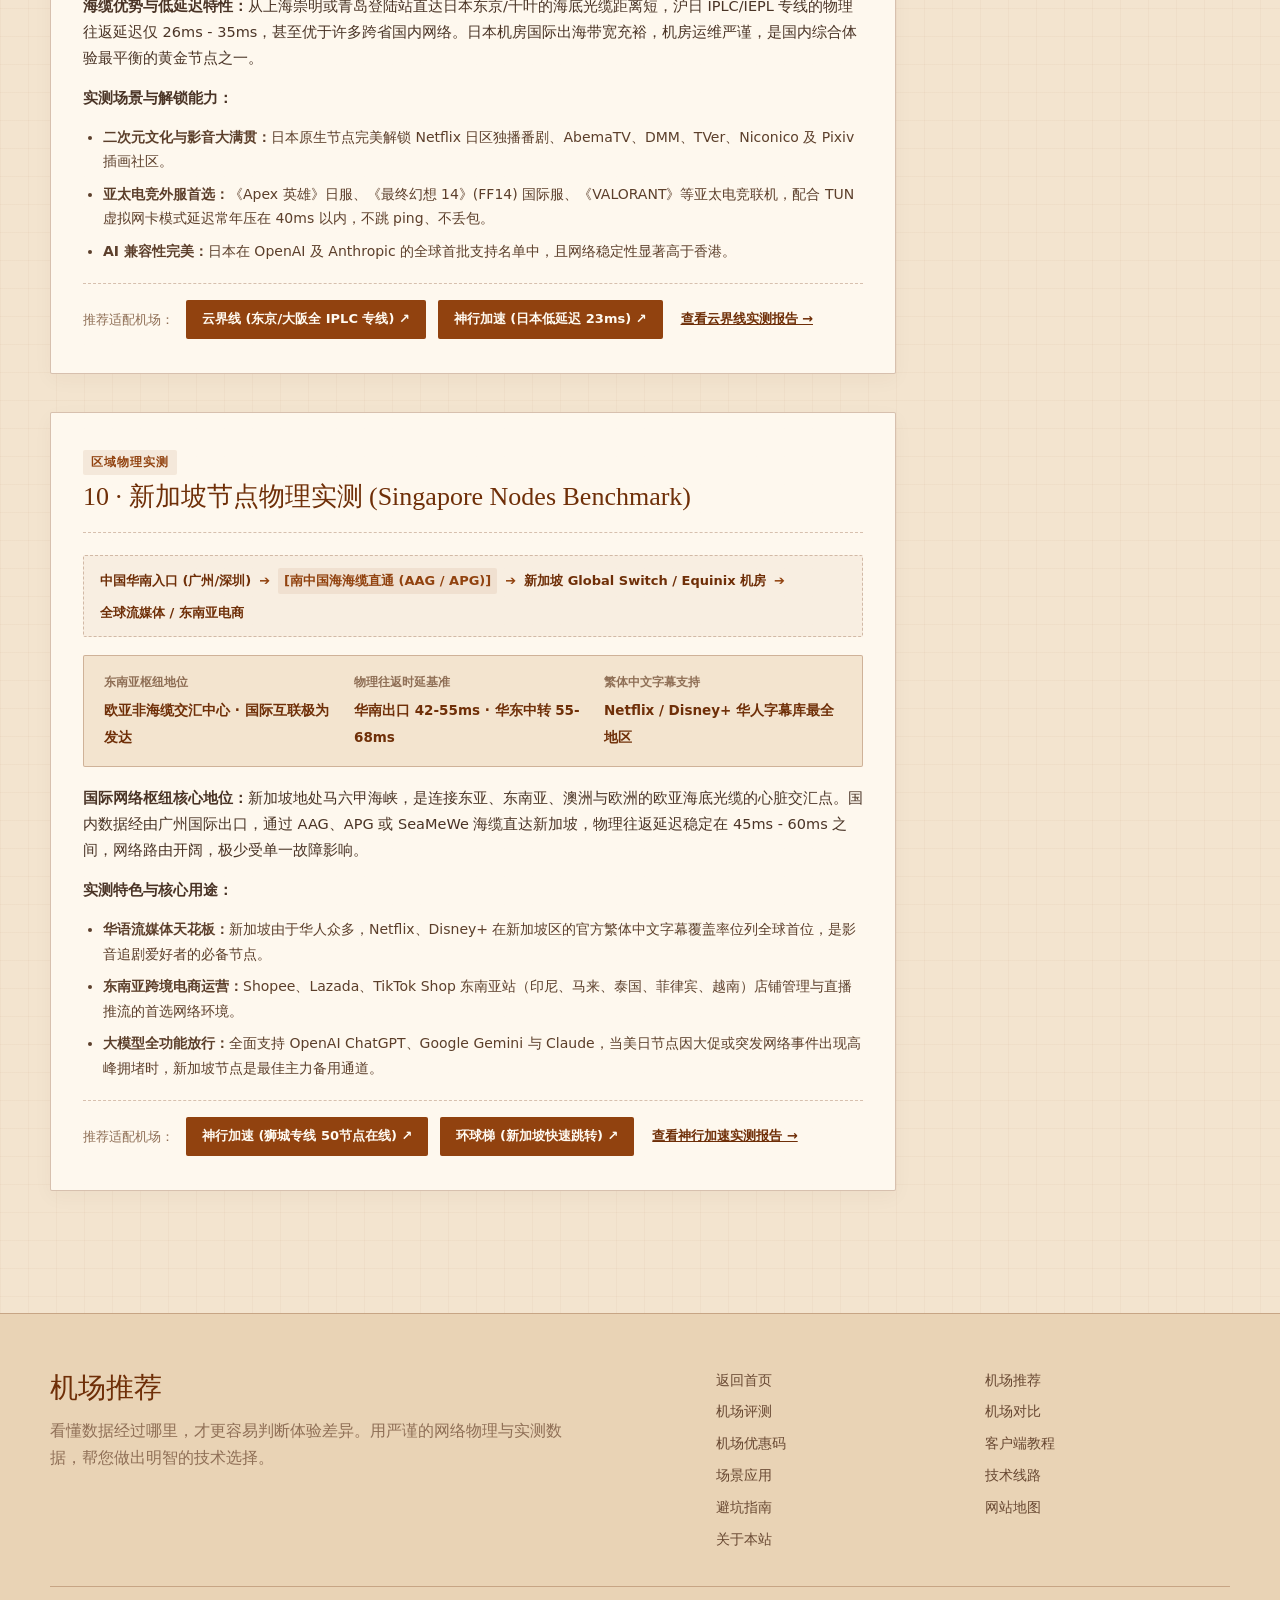
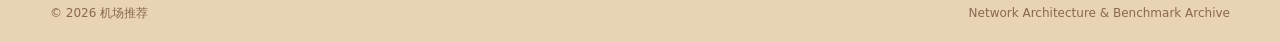
<file: routes.html>
<!doctype html>
<html lang="zh-CN">
<head>
  <meta charset="utf-8">
  <meta name="viewport" content="width=device-width, initial-scale=1">
  <title>技术线路深度解析｜IEPL·IPLC·BGP·原生IP·住宅双ISP·全球节点实测｜机场推荐</title>
  <meta name="description" content="技术线路深度解析与全球节点实测：IEPL 国际专线、IPLC 私有专线、BGP 智能多线中转、CN2 GIA 高级直连、原生 IP 深度解析、住宅 IP 与双 ISP，以及美国、香港、日本、新加坡四大核心节点的真实物理光纤延迟与吞吐实测。">
  <meta name="keywords" content="IEPL专线, IPLC专线, BGP中转, CN2 GIA, 原生IP, 双ISP, 住宅IP, 香港节点测速, 日本节点实测">
  <link rel="canonical" href="https://jichang-tuijian.cc/routes.html">
  
  <!-- GEO Meta Tags -->
  <meta name="geo.region" content="HK">
  <meta name="geo.placename" content="Hong Kong">
  <meta name="geo.position" content="22.3193;114.1694">
  <meta name="ICBM" content="22.3193, 114.1694">

  <!-- Open Graph & Social Cards -->
  <meta property="og:type" content="article">
  <meta property="og:site_name" content="机场推荐">
  <meta property="og:title" content="技术线路深度解析｜IEPL·IPLC·BGP·原生IP·住宅双ISP·全球节点实测">
  <meta property="og:description" content="10大核心线路拓扑与节点实测：解构专线传输、光纤延迟极限与原生住宅风控。">
  <meta property="og:url" content="https://jichang-tuijian.cc/routes.html">
  <meta property="og:image" content="https://jichang-tuijian.cc/assets/logo-icon.png">
  <meta name="twitter:card" content="summary_large_image">
  <meta name="twitter:title" content="技术线路深度解析｜机场推荐">
  <meta name="twitter:description" content="10大核心线路拓扑与全球节点物理实测。">
  <meta name="twitter:image" content="https://jichang-tuijian.cc/assets/logo-icon.png">

  <!-- Breadcrumb Schema.org JSON-LD -->
  <script type="application/ld+json">
  {
    "@context": "https://schema.org",
    "@type": "BreadcrumbList",
    "itemListElement": [
      {
        "@type": "ListItem",
        "position": 1,
        "name": "首页",
        "item": "https://jichang-tuijian.cc/"
      },
      {
        "@type": "ListItem",
        "position": 2,
        "name": "技术线路",
        "item": "https://jichang-tuijian.cc/routes.html"
      }
    ]
  }
  </script>

  <link rel="stylesheet" href="assets/styles.css">
  <link rel="stylesheet" href="assets/review.css">
</head>
<body data-page="routes">
  <a class="skip-link" href="#main">跳到主要内容</a>

  <header class="site-header">
    <div class="nav-wrap">
      <a class="brand" href="index.html" aria-label="机场推荐首页">
        <span class="brand-mark"><img class="brand-icon" src="assets/logo-icon.png" alt="机场推荐 Logo" width="27" height="20"></span>
        <span class="brand-copy"><strong>机场推荐</strong><small>AIRPORT RECOMMEND</small></span>
      </a>
      <button class="menu-toggle" type="button" aria-expanded="false" aria-controls="site-nav">菜单</button>
      <nav class="site-nav" id="site-nav" aria-label="主导航">
        <a data-page="recommend" href="recommend.html">机场推荐</a>
        <a data-page="reviews" href="reviews.html">机场评测</a>
        <a data-page="compare" href="compare.html">机场对比</a>
        <a data-page="coupons" href="coupons.html">机场优惠码</a>
        <a data-page="clients" href="clients.html">客户端教程</a>
        <a data-page="scenarios" href="scenarios.html">场景应用</a>
        <a data-page="routes" href="routes.html">技术线路</a>
        <a data-page="pitfalls" href="pitfalls.html">避坑指南</a>
        <a data-page="ai-tools" href="ai-tools.html">AI工具</a>
        <a data-page="about" href="about.html">关于</a>
      </nav>
    </div>
  </header>

  <main id="main">
    <!-- Hero Section -->
    <section class="page-hero">
      <div class="container">
        <div class="breadcrumbs"><a href="index.html">首页</a> / 技术线路</div>
        <p class="eyebrow">Network Architecture & Global Nodes Benchmark · 2026</p>
        <h1>技术线路深度解析与全球节点实测</h1>
        <p class="intro">穿透营销噱头，用网络拓扑、光纤物理常数、IP 纯净度风控与实测数据，深度解构专线传输、智能中转、骨干直连与全球核心机房节点。助您看懂每一毫秒延迟背后的真实成本与适用场景。</p>
        <div class="button-row" style="margin-top:20px">
          <a class="button" href="#routes-nav">🧭 10 大核心专题直达</a>
          <a class="button ghost" href="#topology-compare">📊 线路架构横向大表</a>
          <a class="button ghost" href="recommend.html">🔥 挑选高性价比专线机场</a>
        </div>
      </div>
    </section>

    <!-- Quick Navigation (10 Titles from User Image) -->
    <section class="section alt" id="routes-nav">
      <div class="container">
        <div class="section-heading">
          <div>
            <p class="eyebrow">Technical Directory Index</p>
            <h2>10 大线路与节点专题导航</h2>
          </div>
          <p>点击下方专题卡片，直接跳转至底层网络拓扑、实测参数指标、防风控要点与适配机场推荐。</p>
        </div>

        <div class="scenario-quicknav-grid">
          <!-- 01 -->
          <a class="scenario-quicknav-card" href="#iepl">
            <h4>01 · IEPL 国际专线</h4>
            <span class="nav-icon">⚡</span>
          </a>
          <!-- 02 -->
          <a class="scenario-quicknav-card" href="#iplc">
            <h4>02 · IPLC 私有专线</h4>
            <span class="nav-icon">🛡️</span>
          </a>
          <!-- 03 -->
          <a class="scenario-quicknav-card" href="#bgp">
            <h4>03 · BGP 智能多线中转</h4>
            <span class="nav-icon">🌐</span>
          </a>
          <!-- 04 -->
          <a class="scenario-quicknav-card" href="#cn2gia">
            <h4>04 · CN2 GIA 高级直连</h4>
            <span class="nav-icon">🚀</span>
          </a>
          <!-- 05 -->
          <a class="scenario-quicknav-card" href="#native-ip">
            <h4>05 · 原生 IP 深度解析</h4>
            <span class="nav-icon">🔍</span>
          </a>
          <!-- 06 -->
          <a class="scenario-quicknav-card" href="#residential-isp">
            <h4>06 · 住宅 IP 与双 ISP</h4>
            <span class="nav-icon">🏠</span>
          </a>
          <!-- 07 -->
          <a class="scenario-quicknav-card" href="#benchmark-us">
            <h4>07 · 美国节点物理实测</h4>
            <span class="nav-icon">🇺🇸</span>
          </a>
          <!-- 08 -->
          <a class="scenario-quicknav-card" href="#benchmark-hk">
            <h4>08 · 香港节点物理实测</h4>
            <span class="nav-icon">🇭🇰</span>
          </a>
          <!-- 09 -->
          <a class="scenario-quicknav-card" href="#benchmark-jp">
            <h4>09 · 日本节点物理实测</h4>
            <span class="nav-icon">🇯🇵</span>
          </a>
          <!-- 10 -->
          <a class="scenario-quicknav-card" href="#benchmark-sg">
            <h4>10 · 新加坡节点物理实测</h4>
            <span class="nav-icon">🇸🇬</span>
          </a>
        </div>
      </div>
    </section>

    <!-- Core Topology Comparison Table Section -->
    <section class="section" id="topology-compare" style="padding-bottom:0">
      <div class="container">
        <div class="section-heading">
          <div>
            <p class="eyebrow">Comprehensive Comparison</p>
            <h2>主流出海线路架构特性对比总览</h2>
          </div>
          <p>看清各线路在物理介质、审查绕行、晚高峰抗拥塞、抖动及成本维度的本质差异。</p>
        </div>

        <div class="route-table-wrapper">
          <table class="route-compare-table">
            <thead>
              <tr>
                <th>线路类型</th>
                <th>传输介质与路径</th>
                <th>GFW 绕行机制</th>
                <th>晚高峰抗拥堵</th>
                <th>抖动 / 丢包</th>
                <th>带宽成本</th>
                <th>最佳适配场景</th>
              </tr>
            </thead>
            <tbody>
              <tr>
                <td><strong>IEPL 国际专线</strong></td>
                <td>端到端以太网二层隧道光纤</td>
                <td>内网跨境，不走公共国际出口</td>
                <td>99.99% 极高</td>
                <td>抖动 &lt; 2ms / 0 丢包</td>
                <td>高昂</td>
                <td>大模型 AI 对话、跨境外贸、高频外汇办公</td>
              </tr>
              <tr>
                <td><strong>IPLC 私有专线</strong></td>
                <td>跨国点对点物理租用电路</td>
                <td>完全物理隔离，完全脱离 GFW</td>
                <td>99.99% 极高</td>
                <td>抖动 &lt; 1ms / 0 丢包</td>
                <td>极其昂贵</td>
                <td>外服电竞超低延迟、金融级严肃交易、敏感期防失联</td>
              </tr>
              <tr>
                <td><strong>BGP 智能中转</strong></td>
                <td>国内多线 BGP 机房 ➔ 加密隧道 ➔ 境外出口</td>
                <td>公网加密隧道出境</td>
                <td>良好 (取决于入口带宽)</td>
                <td>抖动 5-15ms / 偶发轻微</td>
                <td>中等性价比</td>
                <td>日常 4K 流媒体观影、网页浏览、多宽带家庭</td>
              </tr>
              <tr>
                <td><strong>CN2 GIA 高级直连</strong></td>
                <td>电信 AS4809 骨干网双向直连</td>
                <td>走轻载公网直连出境 (经 GFW)</td>
                <td>优秀 (轻载专用通道)</td>
                <td>抖动 10-25ms / 极低</td>
                <td>中高</td>
                <td>大吞吐视频下载、大文件同步、海外服务器运维</td>
              </tr>
              <tr>
                <td><strong>原生住宅 / 双 ISP</strong></td>
                <td>专线/中转前置 ➔ 海外家宽住宅 ASN 出口</td>
                <td>取决于前置骨干链路</td>
                <td>依前置链路而定</td>
                <td>取决于前置链路</td>
                <td>IP 附加成本高</td>
                <td>TikTok 短视频带货运营、海外电商店铺、防封控</td>
              </tr>
            </tbody>
          </table>
        </div>
      </div>
    </section>

    <!-- Detailed 10 Articles Section -->
    <section class="section">
      <div class="container page-layout">
        <div style="min-width:0">

          <!-- 01: IEPL 国际专线 -->
          <article class="scenario-article-block" id="iepl">
            <header class="scenario-article-header">
              <div>
                <span class="scenario-topic-tag">专线传输技术</span>
                <h2>01 · IEPL 国际专线 (International Ethernet Private Line)</h2>
              </div>
            </header>

            <div class="route-topology-flow">
              <span class="route-flow-step">用户终端</span>
              <span class="route-flow-arrow">➔</span>
              <span class="route-flow-step">国内优质入口 (华南/华东)</span>
              <span class="route-flow-arrow">➔</span>
              <span class="route-flow-step" style="color:var(--rust);background:rgba(145,66,15,0.08);padding:2px 6px;border-radius:2px;">[以太网二层直连光缆 · 绕过 GFW]</span>
              <span class="route-flow-arrow">➔</span>
              <span class="route-flow-step">境外机房出口 (港/日/新/美)</span>
              <span class="route-flow-arrow">➔</span>
              <span class="route-flow-step">目标服务</span>
            </div>

            <div class="scenario-param-box">
              <div class="scenario-param-item">
                <strong>网络协议层级</strong>
                <span>OSI 第二层 (以太网数据链路层)</span>
              </div>
              <div class="scenario-param-item">
                <strong>晚高峰稳定性评级</strong>
                <span>99.99% · 几乎免疫公网拥塞</span>
              </div>
              <div class="scenario-param-item">
                <strong>深港典型往返延迟</strong>
                <span>15ms - 25ms (极低抖动)</span>
              </div>
            </div>

            <div class="scenario-content-body">
              <p><strong>底层网络架构原理：</strong>IEPL（International Ethernet Private Line）是指国际以太网私有专线，基于以太网技术构建的跨国点对点或点对多点专线连接。IEPL 在运营商内网采用标准的以太网封装传输数据，客户端进入国内专线入口后，数据流直接被封入二层光纤管道跨越国境，到达境外 POP 点后再解除封装转为公网 IP 发送。</p>
              <p><strong>与公网线路的核心差异：</strong></p>
              <ul>
                <li><strong>完全不过国际公网网关：</strong>由于流量全程在运营商二层内网闭环跑，因此彻底绕过了 GFW 的深度包检测（DPI）与封锁，遇到重大网络敏感时期依然稳定在线。</li>
                <li><strong>超低抖动与零丢包：</strong>公网直连或普通中转在晚 20:00 - 23:00 骨干网出境时，丢包率常飙升至 10%-30%；而 IEPL 拥有专属物理保留带宽，晚高峰丢包率恒定为 0%。</li>
                <li><strong>相比传统 IPLC 更具弹性：</strong>IEPL 支持基于以太网的带宽动态调配，机场运营方能以更高的灵活度扩容或切换备份落地机房，成本略优于纯物理硬切片 IPLC。</li>
              </ul>
            </div>

            <div class="scenario-action-bar">
              <span style="font-size:12.5px;color:var(--muted)">推荐适配机场：</span>
              <a class="scenario-btn-aff" href="https://ermaozi01.kosingaff.com/#/register?code=FA6DjjDi" target="_blank" rel="noopener sponsored">可信云 (全 IEPL 旗舰专线) ↗</a>
              <a class="scenario-btn-aff" href="https://yyo649929.kuailiaff.com/#/register?code=JVuUcHke" target="_blank" rel="noopener sponsored">快狸机场 (全 IEPL 高速专线) ↗</a>
              <a class="scenario-btn-aff" href="https://guangs.2maoyunaff.cc/#/?code=wMKtwSYr" target="_blank" rel="noopener sponsored">二猫云 (企业级 IEPL 专线) ↗</a>
              <a class="scenario-link-review" href="review.html?id=ermao">查看二猫云实测报告 →</a>
            </div>
          </article>

          <!-- 02: IPLC 私有专线 -->
          <article class="scenario-article-block" id="iplc">
            <header class="scenario-article-header">
              <div>
                <span class="scenario-topic-tag">物理专线技术</span>
                <h2>02 · IPLC 私有专线 (International Private Leased Circuit)</h2>
              </div>
            </header>

            <div class="route-topology-flow">
              <span class="route-flow-step">用户终端</span>
              <span class="route-flow-arrow">➔</span>
              <span class="route-flow-step">国内汇聚机房</span>
              <span class="route-flow-arrow">➔</span>
              <span class="route-flow-step" style="color:var(--rust);background:rgba(145,66,15,0.08);padding:2px 6px;border-radius:2px;">[跨国点对点物理光缆切片 · 物理隔离]</span>
              <span class="route-flow-arrow">➔</span>
              <span class="route-flow-step">境外专用 POP 点</span>
              <span class="route-flow-arrow">➔</span>
              <span class="route-flow-step">目标服务</span>
            </div>

            <div class="scenario-param-box">
              <div class="scenario-param-item">
                <strong>物理层级与隔离度</strong>
                <span>第一层/物理层租用 · 100% 独立带宽</span>
              </div>
              <div class="scenario-param-item">
                <strong>敏感期防护能力</strong>
                <span>最高级别 · 彻底无视外部审查</span>
              </div>
              <div class="scenario-param-item">
                <strong>链路网络抖动</strong>
                <span>Jitter &lt; 1ms (极稳定)</span>
              </div>
            </div>

            <div class="scenario-content-body">
              <p><strong>底层网络架构原理：</strong>IPLC（International Private Leased Circuit，国际私有租用线路）是电信运营商提供的最为原始且最高标准的端到端物理租赁光缆线路。两个端点（如中国深圳与中国香港沙田机房）之间直接由专用光缆连接，中间不经过任何公共互联网路由跳跃。</p>
              <p><strong>技术硬核指标与考量：</strong></p>
              <ul>
                <li><strong>光速级纯物理延迟：</strong>两点之间走最短直线光纤，延迟几乎逼近光在玻璃介质中传播的物理极限（深港约 5-8ms，沪日约 28-35ms）。</li>
                <li><strong>天花板级的成本门槛：</strong>正规运营商 1Gbps 的跨境 IPLC 月租金通常在数万至十几万元人民币不等。因此，凡是声称“几元不限流量且全 IPLC”的机场多数存在虚标（实为普通直连中转套壳）。</li>
                <li><strong>阶梯倍率与精细计费：</strong>真正的高品质 IPLC 机场通常会为专线节点设定 1.5x - 3x 的倍率，以抑制滥用、保障高价值用户在晚高峰的关键业务连接。</li>
              </ul>
            </div>

            <div class="scenario-action-bar">
              <span style="font-size:12.5px;color:var(--muted)">推荐适配机场：</span>
              <a class="scenario-btn-aff" href="https://liujie2002.jlyvipaff.com/#/?code=0MxRdXiu" target="_blank" rel="noopener sponsored">极连云 (全 IPLC 专线 2.5G) ↗</a>
              <a class="scenario-btn-aff" href="http://liujie2002.gntaff.com/#/?code=NoPkovej" target="_blank" rel="noopener sponsored">光年梯 (全 IPLC 尊享专线) ↗</a>
              <a class="scenario-link-review" href="review.html?id=jilian">查看极连云实测报告 →</a>
            </div>
          </article>

          <!-- 03: BGP 智能多线中转 -->
          <article class="scenario-article-block" id="bgp">
            <header class="scenario-article-header">
              <div>
                <span class="scenario-topic-tag">智能路由接入</span>
                <h2>03 · BGP 智能多线中转 (Border Gateway Protocol Transit)</h2>
              </div>
            </header>

            <div class="route-topology-flow">
              <span class="route-flow-step">电信 / 联通 / 移动 / 广电</span>
              <span class="route-flow-arrow">➔</span>
              <span class="route-flow-step" style="color:var(--rust);background:rgba(145,66,15,0.08);padding:2px 6px;border-radius:2px;">[BGP 核心机房动态选路]</span>
              <span class="route-flow-arrow">➔</span>
              <span class="route-flow-step">内网加密隧道中继</span>
              <span class="route-flow-arrow">➔</span>
              <span class="route-flow-step">海外落地节点</span>
            </div>

            <div class="scenario-param-box">
              <div class="scenario-param-item">
                <strong>入口运营商兼容</strong>
                <span>全网 BGP 多线接入 (四网互联)</span>
              </div>
              <div class="scenario-param-item">
                <strong>首跳延迟优化</strong>
                <span>省内毫秒级直达机房 (&lt; 15ms)</span>
              </div>
              <div class="scenario-param-item">
                <strong>整体性价比指数</strong>
                <span>★★★★★ 极佳 (大带宽低单价)</span>
              </div>
            </div>

            <div class="scenario-content-body">
              <p><strong>底层网络架构原理：</strong>国内运营商之间（如中国移动与中国电信）存在跨网结算壁垒，直接跨网互联往往延迟飙升、丢包严重。BGP 智能中转的核心是在国内骨干城市（如镇江、常州、上海、广州）部署同时接入电信、联通、移动、广电等多个自治系统（ASN）的高防 BGP 服务器。</p>
              <p><strong>实战选型与优势：</strong></p>
              <ul>
                <li><strong>就近接入与自动分流：</strong>移动宽带用户解析至移动最优路由，联通用户自动走联通直连链路，从客户端到国内入口的首跳延迟通常仅为 5ms - 15ms。</li>
                <li><strong>隧道转发抗封锁：</strong>国内 BGP 入口与海外落地机房之间通过 TLS / Trojan / Shadowsocks 等协议构建高速私有加密隧道，既保证高带宽，又比直接直连具备更强抗审查韧性。</li>
                <li><strong>流媒体大流量杀手：</strong>BGP 中转单机带宽充沛，常见 1Gbps - 10Gbps 上行，是观看 4K YouTube、Netflix 高清影视的最佳性价比解决方案。</li>
              </ul>
            </div>

            <div class="scenario-action-bar">
              <span style="font-size:12.5px;color:var(--muted)">推荐适配机场：</span>
              <a class="scenario-btn-aff" href="https://zoio.edgenovaaff.cc/#/register?code=ti8OUEN2" target="_blank" rel="noopener sponsored">边缘节点 (多线中转高速入口) ↗</a>
              <a class="scenario-btn-aff" href="https://yyo649929.kuailiaff.com/#/register?code=JVuUcHke" target="_blank" rel="noopener sponsored">快狸机场 (BGP 多线智能调度) ↗</a>
              <a class="scenario-link-review" href="review.html?id=edge">查看边缘节点实测报告 →</a>
            </div>
          </article>

          <!-- 04: CN2 GIA 高级直连 -->
          <article class="scenario-article-block" id="cn2gia">
            <header class="scenario-article-header">
              <div>
                <span class="scenario-topic-tag">电信骨干直连</span>
                <h2>04 · CN2 GIA 高级直连 (China Telecom AS4809)</h2>
              </div>
            </header>

            <div class="route-topology-flow">
              <span class="route-flow-step">用户终端</span>
              <span class="route-flow-arrow">➔</span>
              <span class="route-flow-step">本地宽带网络</span>
              <span class="route-flow-arrow">➔</span>
              <span class="route-flow-step" style="color:var(--rust);background:rgba(145,66,15,0.08);padding:2px 6px;border-radius:2px;">[中国电信 AS4809 CN2 GIA 轻载骨干]</span>
              <span class="route-flow-arrow">➔</span>
              <span class="route-flow-step">海外轻载机房直连</span>
            </div>

            <div class="scenario-param-box">
              <div class="scenario-param-item">
                <strong>电信承载网级别</strong>
                <span>下一代承载网 (CN2) 最高级 GIA</span>
              </div>
              <div class="scenario-param-item">
                <strong>路由路径特征</strong>
                <span>双向全程走 59.43.* 专网节点</span>
              </div>
              <div class="scenario-param-item">
                <strong>单线带宽吞吐能力</strong>
                <span>单节点可达 1Gbps - 2.5Gbps</span>
              </div>
            </div>

            <div class="scenario-content-body">
              <p><strong>底层网络架构原理：</strong>中国电信出海网络分为普通 163 骨干网（AS4134）和 CN2 承载网（AS4809）。CN2 内部又分为 CN2 GT（Global Transit，仅在国际段走 59.43 节点）和真正的 <strong>CN2 GIA（Global Internet Access）</strong>。CN2 GIA 在国内省级出口即并入 AS4809 高质量轻载光纤专网，去程和回程双向均走轻载路由。</p>
              <p><strong>性能优势与客观局限：</strong></p>
              <ul>
                <li><strong>晚高峰不降速的直连王者：</strong>当普通 163 骨干网在晚间出境堵死、丢包率突破 20% 时，CN2 GIA 由于路由负载率控制在 50% 以下，依然能维持全速满宽带跑满。</li>
                <li><strong>单节点吞吐极大：</strong>相比经过多次中转转发的节点，CN2 GIA 路由跳数极少，单线程下载大文件的性能极为拔尖。</li>
                <li><strong>防封锁能力不及物理专线：</strong>CN2 GIA 依然是公共国际互联网路由，数据包出境时仍需经过国际网关审查。因此在特殊敏感时期，抗封锁韧性略低于 IPLC/IEPL 内网专线。</li>
              </ul>
            </div>

            <div class="scenario-action-bar">
              <span style="font-size:12.5px;color:var(--muted)">推荐适配机场：</span>
              <a class="scenario-btn-aff" href="https://super.ytjcok.org/#/register?code=iKpNlXer" target="_blank" rel="noopener sponsored">云图机场 (骨干多网优化线路) ↗</a>
              <a class="scenario-btn-aff" href="https://kunpengjiasu.com/#/register?code=99UgsawR" target="_blank" rel="noopener sponsored">鲲鹏加速 (大流量优化直连) ↗</a>
              <a class="scenario-link-review" href="review.html?id=yuntu">查看云图机场实测报告 →</a>
            </div>
          </article>

          <!-- 05: 原生 IP 深度解析 -->
          <article class="scenario-article-block" id="native-ip">
            <header class="scenario-article-header">
              <div>
                <span class="scenario-topic-tag">网络身份与风控</span>
                <h2>05 · 原生 IP 深度解析 (Native IP vs Broadcast IP)</h2>
              </div>
            </header>

            <div class="scenario-param-box">
              <div class="scenario-param-item">
                <strong>原生 IP 定义</strong>
                <span>机房物理属地与注册机构国家 100% 一致</span>
              </div>
              <div class="scenario-param-item">
                <strong>广播 IP (非原生) 风险</strong>
                <span>流媒体锁区、ChatGPT 拒绝服务、频繁人机</span>
              </div>
              <div class="scenario-param-item">
                <strong>推荐验证工具</strong>
                <span>ipinfo.io / bgp.he.net / MaxMind</span>
              </div>
            </div>

            <div class="scenario-content-body">
              <p><strong>概念严格界定：</strong></p>
              <ul>
                <li><strong>原生 IP (Native IP)：</strong>IP 地址段在区域互联网注册管理机构（如 APNIC、ARIN、RIPE NCC）注册的国家代码，与该服务器物理机架所在的地理位置完全相同。例如：一台位于日本东京机房的机器，其 IP 的注册地、所属组织和物理路由均在东京。</li>
                <li><strong>广播 IP (Broadcast IP)：</strong>机房通过 BGP 协议将注册在其他国家（如英国、罗马尼亚甚至非洲）的便宜 IP 地址段，宣告（Announce）到香港或美国机房使用。虽然在部分简易 IP 查询网能显示为当地，但各类高级安全数据库中留有原始广播记录。</li>
              </ul>
              <p><strong>为什么原生 IP 对解锁至关重要？</strong>Netflix、Disney+、OpenAI 等平台直接购买了 MaxMind、IP2Location 的商业数据库 API。一旦系统检测到 IP 的注册归属地与出口 BGP 宣告不一致，系统会立即打上“数据中心广播/代理服务”标签，导致流媒体只能看非版权自制剧，ChatGPT 报错 <code>1020 Access Denied</code>。</p>
            </div>

            <div class="scenario-action-bar">
              <span style="font-size:12.5px;color:var(--muted)">推荐适配机场：</span>
              <a class="scenario-btn-aff" href="https://lqy001.speedworldaff.com/#/register?code=p3EKNmlp" target="_blank" rel="noopener sponsored">速界机场 (全原生 IP 流媒体秒解) ↗</a>
              <a class="scenario-btn-aff" href="https://liuajie74.liulianyunaff.com/#/?code=rp2bbeus" target="_blank" rel="noopener sponsored">榴莲云 (原生 IP 专线矩阵) ↗</a>
              <a class="scenario-link-review" href="review.html?id=speed">查看速界实测报告 →</a>
            </div>
          </article>

          <!-- 06: 住宅 IP 与双 ISP -->
          <article class="scenario-article-block" id="residential-isp">
            <header class="scenario-article-header">
              <div>
                <span class="scenario-topic-tag">商业防封顶配</span>
                <h2>06 · 住宅 IP 与双 ISP (Residential & Dual ISP Classification)</h2>
              </div>
            </header>

            <div class="scenario-param-box">
              <div class="scenario-param-item">
                <strong>IP 类型识别</strong>
                <span>Usage Type = ISP (非 Hosting/Datacenter)</span>
              </div>
              <div class="scenario-param-item">
                <strong>双 ISP 特征</strong>
                <span>ASN 归属与 Organization 均为居民家庭宽带</span>
              </div>
              <div class="scenario-param-item">
                <strong>欺诈度阈值</strong>
                <span>Scamalytics Fraud Score &lt; 10 (极纯净)</span>
              </div>
            </div>

            <div class="scenario-content-body">
              <p><strong>底层风控与商用价值：</strong>在现代互联网安全审计中，IP 依照类型主要被划分为 <code>Hosting/DataCenter</code>（机房机柜 IP）与 <code>Residential/ISP</code>（居民家庭宽带 IP）。机房 IP 天然具备多人共享、自动化爬虫和代理嫌疑；而 ISP IP 则是海外当地居民在日常上网时使用的家宽网络，其在互联网平台的信誉等级处于顶金字塔。</p>
              <p><strong>双 ISP (Dual ISP) 的判定标准：</strong></p>
              <ul>
                <li><strong>ASN 注册机构：</strong>查询该 IP 的自治系统号（ASN），显示为美国 AT&T、Verizon、Comcast，或香港 HKBN、PCCW 等民用电信运营商。</li>
                <li><strong>组织与运营归属：</strong>Organization 字段同样显示为居民 ISP 机构，不存在云服务厂商（如 AWS、Alibaba、Oracle、OVH）的中转痕迹。</li>
                <li><strong>核心应用场景：</strong>TikTok 海外短视频运营与小店挂车（防 0 播放）、Claude 3.7 / 3.5 Sonnet 顶格防封号、海外问卷调查、海外银行账户与 PayPal 商业支付安全。</li>
              </ul>
            </div>

            <div class="scenario-action-bar">
              <span style="font-size:12.5px;color:var(--muted)">推荐适配机场：</span>
              <a class="scenario-btn-aff" href="https://ermaozi01.kosingaff.com/#/register?code=FA6DjjDi" target="_blank" rel="noopener sponsored">可信云 (双 ISP 纯净原生节点) ↗</a>
              <a class="scenario-btn-aff" href="https://liujie2.dalaoyunaff.com/#/?code=mmPDuc6r" target="_blank" rel="noopener sponsored">大佬云 (原生纯净流媒体专线) ↗</a>
              <a class="scenario-link-review" href="review.html?id=kexin">查看可信云实测报告 →</a>
            </div>
          </article>

          <!-- 07: 美国节点物理实测 -->
          <article class="scenario-article-block" id="benchmark-us">
            <header class="scenario-article-header">
              <div>
                <span class="scenario-topic-tag">区域物理实测</span>
                <h2>07 · 美国节点物理实测 (US Nodes Benchmark)</h2>
              </div>
            </header>

            <div class="scenario-param-box">
              <div class="scenario-param-item">
                <strong>光缆主干路径</strong>
                <span>跨太平洋 NCP / TPE / FASTER 跨洋海缆</span>
              </div>
              <div class="scenario-param-item">
                <strong>物理往返时延基准</strong>
                <span>美西(洛杉矶/西雅图) 130-160ms · 美东 190-240ms</span>
              </div>
              <div class="scenario-param-item">
                <strong>晚高峰下行测速</strong>
                <span>450Mbps - 800Mbps (8K 视频秒开)</span>
              </div>
            </div>

            <div class="scenario-content-body">
              <p><strong>光纤物理学基准：</strong>从中国东部沿海（上海/青岛）到美国西海岸（洛杉矶/旧金山）的直线距离约 10,000 公里。光在光纤玻璃纤芯中的折射传播速度约为每秒 20 万公里，往返 20,000 公里的纯物理光速传播极限就是 100ms。加上陆地中继站光电转换、交换机排队处理，<strong>美西节点实测延迟在 130ms - 160ms 属于物理顶级水准</strong>。凡是声称“美西节点延迟低于 50ms”的均为国内中转入口虚假 ICMP 回包（假延迟）。</p>
              <p><strong>实测场景与选型建议：</strong></p>
              <ul>
                <li><strong>AI 核心中枢：</strong>OpenAI、Claude、Google 最新模型功能和内测资格均以美国节点为基准首发，美西原生节点是 AI 对话必备。</li>
                <li><strong>学术科研与开发者环境：</strong>GitHub 提交拉取、HuggingFace 模型权重下载、AWS/Azure 美区云服务器远程 SSH 连接平稳无卡顿。</li>
              </ul>
            </div>

            <div class="scenario-action-bar">
              <span style="font-size:12.5px;color:var(--muted)">推荐适配机场：</span>
              <a class="scenario-btn-aff" href="https://lqy001.speedworldaff.com/#/register?code=p3EKNmlp" target="_blank" rel="noopener sponsored">速界机场 (美西极速 68节点全在线) ↗</a>
              <a class="scenario-btn-aff" href="https://liujie2002.jlyvipaff.com/#/?code=0MxRdXiu" target="_blank" rel="noopener sponsored">极连云 (美西 2.5G 全 IPLC) ↗</a>
              <a class="scenario-link-review" href="review.html?id=speed">查看速界实测报告 →</a>
            </div>
          </article>

          <!-- 08: 香港节点物理实测 -->
          <article class="scenario-article-block" id="benchmark-hk">
            <header class="scenario-article-header">
              <div>
                <span class="scenario-topic-tag">区域物理实测</span>
                <h2>08 · 香港节点物理实测 (Hong Kong Nodes Benchmark)</h2>
              </div>
            </header>

            <div class="scenario-param-box">
              <div class="scenario-param-item">
                <strong>网络核心枢纽</strong>
                <span>亚太核心互联网交换中心 (HKIX)</span>
              </div>
              <div class="scenario-param-item">
                <strong>物理往返时延基准</strong>
                <span>广东专线 5-15ms · 沪港 30-38ms · 京港 40-50ms</span>
              </div>
              <div class="scenario-param-item">
                <strong>首屏网页响应速度</strong>
                <span>Time to First Byte (TTFB) &lt; 50ms</span>
              </div>
            </div>

            <div class="scenario-content-body">
              <p><strong>低延迟标杆与生态优势：</strong>香港是中国大陆用户最自然的出海跳板。深圳至香港机房之间距离仅数十公里，专线往返延迟仅 5ms - 10ms，其连接手感完全与国内本地内网无异。香港拥有发达的 HKIX 互联网交换中心，全球主流 CDN（Cloudflare、Akamai、Fastly）均在此设立大型缓存节点，网页加载、推特图片加载和 4K 视频秒开体验极佳。</p>
              <p><strong>关键避坑与分流要点：</strong></p>
              <ul>
                <li><strong>OpenAI / Claude 不支持香港地区：</strong>直接使用香港节点访问 ChatGPT 会出现 <code>Not available in your country</code> 报错。建议在客户端配置分流规则，将 AI 平台路由至美国/日本，其余日常流量走香港。</li>
                <li><strong>香港 IP 稀缺性与成本：</strong>香港原生 IP 资源近年来较为昂贵，选择时应确认机场是否提供真正的流媒体解锁 DNS 协同解析。</li>
              </ul>
            </div>

            <div class="scenario-action-bar">
              <span style="font-size:12.5px;color:var(--muted)">推荐适配机场：</span>
              <a class="scenario-btn-aff" href="https://ermaozi01.kosingaff.com/#/register?code=FA6DjjDi" target="_blank" rel="noopener sponsored">可信云 (深圳-香港 8ms 专线) ↗</a>
              <a class="scenario-btn-aff" href="https://yyo649929.kuailiaff.com/#/register?code=JVuUcHke" target="_blank" rel="noopener sponsored">快狸机场 (香港 67节点全在线) ↗</a>
              <a class="scenario-link-review" href="review.html?id=kexin">查看可信云实测报告 →</a>
            </div>
          </article>

          <!-- 09: 日本节点物理实测 -->
          <article class="scenario-article-block" id="benchmark-jp">
            <header class="scenario-article-header">
              <div>
                <span class="scenario-topic-tag">区域物理实测</span>
                <h2>09 · 日本节点物理实测 (Japan Nodes Benchmark)</h2>
              </div>
            </header>

            <div class="scenario-param-box">
              <div class="scenario-param-item">
                <strong>海底光缆干线</strong>
                <span>中日直连海缆 (SJC2 / APG / China-Japan Cable)</span>
              </div>
              <div class="scenario-param-item">
                <strong>物理往返时延基准</strong>
                <span>上海-东京 26-35ms · 华南-日本 45-60ms</span>
              </div>
              <div class="scenario-param-item">
                <strong>主流机房网络</strong>
                <span>NTT / KDDI / SoftBank / Equinix</span>
              </div>
            </div>

            <div class="scenario-content-body">
              <p><strong>海缆优势与低延迟特性：</strong>从上海崇明或青岛登陆站直达日本东京/千叶的海底光缆距离短，沪日 IPLC/IEPL 专线的物理往返延迟仅 26ms - 35ms，甚至优于许多跨省国内网络。日本机房国际出海带宽充裕，机房运维严谨，是国内综合体验最平衡的黄金节点之一。</p>
              <p><strong>实测场景与解锁能力：</strong></p>
              <ul>
                <li><strong>二次元文化与影音大满贯：</strong>日本原生节点完美解锁 Netflix 日区独播番剧、AbemaTV、DMM、TVer、Niconico 及 Pixiv 插画社区。</li>
                <li><strong>亚太电竞外服首选：</strong>《Apex 英雄》日服、《最终幻想 14》(FF14) 国际服、《VALORANT》等亚太电竞联机，配合 TUN 虚拟网卡模式延迟常年压在 40ms 以内，不跳 ping、不丢包。</li>
                <li><strong>AI 兼容性完美：</strong>日本在 OpenAI 及 Anthropic 的全球首批支持名单中，且网络稳定性显著高于香港。</li>
              </ul>
            </div>

            <div class="scenario-action-bar">
              <span style="font-size:12.5px;color:var(--muted)">推荐适配机场：</span>
              <a class="scenario-btn-aff" href="https://liuajie7.yunjiexianaff.com/#/?code=AMWirEkQ" target="_blank" rel="noopener sponsored">云界线 (东京/大阪全 IPLC 专线) ↗</a>
              <a class="scenario-btn-aff" href="https://wuhan01.shenxingaff.com/#/?code=z3ybkLVj" target="_blank" rel="noopener sponsored">神行加速 (日本低延迟 23ms) ↗</a>
              <a class="scenario-link-review" href="review.html?id=yunjiexian">查看云界线实测报告 →</a>
            </div>
          </article>

          <!-- 10: 新加坡节点物理实测 -->
          <article class="scenario-article-block" id="benchmark-sg">
            <header class="scenario-article-header">
              <div>
                <span class="scenario-topic-tag">区域物理实测</span>
                <h2>10 · 新加坡节点物理实测 (Singapore Nodes Benchmark)</h2>
              </div>
            </header>

            <div class="route-topology-flow">
              <span class="route-flow-step">中国华南入口 (广州/深圳)</span>
              <span class="route-flow-arrow">➔</span>
              <span class="route-flow-step" style="color:var(--rust);background:rgba(145,66,15,0.08);padding:2px 6px;border-radius:2px;">[南中国海海缆直通 (AAG / APG)]</span>
              <span class="route-flow-arrow">➔</span>
              <span class="route-flow-step">新加坡 Global Switch / Equinix 机房</span>
              <span class="route-flow-arrow">➔</span>
              <span class="route-flow-step">全球流媒体 / 东南亚电商</span>
            </div>

            <div class="scenario-param-box">
              <div class="scenario-param-item">
                <strong>东南亚枢纽地位</strong>
                <span>欧亚非海缆交汇中心 · 国际互联极为发达</span>
              </div>
              <div class="scenario-param-item">
                <strong>物理往返时延基准</strong>
                <span>华南出口 42-55ms · 华东中转 55-68ms</span>
              </div>
              <div class="scenario-param-item">
                <strong>繁体中文字幕支持</strong>
                <span>Netflix / Disney+ 华人字幕库最全地区</span>
              </div>
            </div>

            <div class="scenario-content-body">
              <p><strong>国际网络枢纽核心地位：</strong>新加坡地处马六甲海峡，是连接东亚、东南亚、澳洲与欧洲的欧亚海底光缆的心脏交汇点。国内数据经由广州国际出口，通过 AAG、APG 或 SeaMeWe 海缆直达新加坡，物理往返延迟稳定在 45ms - 60ms 之间，网络路由开阔，极少受单一故障影响。</p>
              <p><strong>实测特色与核心用途：</strong></p>
              <ul>
                <li><strong>华语流媒体天花板：</strong>新加坡由于华人众多，Netflix、Disney+ 在新加坡区的官方繁体中文字幕覆盖率位列全球首位，是影音追剧爱好者的必备节点。</li>
                <li><strong>东南亚跨境电商运营：</strong>Shopee、Lazada、TikTok Shop 东南亚站（印尼、马来、泰国、菲律宾、越南）店铺管理与直播推流的首选网络环境。</li>
                <li><strong>大模型全功能放行：</strong>全面支持 OpenAI ChatGPT、Google Gemini 与 Claude，当美日节点因大促或突发网络事件出现高峰拥堵时，新加坡节点是最佳主力备用通道。</li>
              </ul>
            </div>

            <div class="scenario-action-bar">
              <span style="font-size:12.5px;color:var(--muted)">推荐适配机场：</span>
              <a class="scenario-btn-aff" href="https://wuhan01.shenxingaff.com/#/?code=z3ybkLVj" target="_blank" rel="noopener sponsored">神行加速 (狮城专线 50节点在线) ↗</a>
              <a class="scenario-btn-aff" href="https://liuajie740.huanqiutiaff.com/#/?code=1PrqjboO" target="_blank" rel="noopener sponsored">环球梯 (新加坡快速跳转) ↗</a>
              <a class="scenario-link-review" href="review.html?id=shenxing">查看神行加速实测报告 →</a>
            </div>
          </article>

        </div>

        <!-- Right Sticky Sidebar -->
        <aside class="sidebar">
          <div class="side-block">
            <h2>线路选型黄金定律</h2>
            <ul>
              <li><strong>追求 0 丢包与晚高峰稳定</strong>：选 IPLC / IEPL 专线</li>
              <li><strong>追求超高性价比与大流量</strong>：选 BGP 优质中转</li>
              <li><strong>电商运营与大模型防封</strong>：选 原生 IP &amp; 双 ISP 住宅</li>
              <li><strong>游戏联机与秒开网页</strong>：选 香港 / 日本 低延迟节点</li>
              <li><strong>拒绝假延迟指标</strong>：ICMP Ping 值不等于真实 HTTP 首字节延迟</li>
            </ul>
          </div>
          <div class="side-block">
            <h2>全站导航与决策</h2>
            <ul>
              <li><a href="recommend.html">🔥 2026 年度精选推荐榜</a></li>
              <li><a href="compare.html">📊 16 家横向参数大表</a></li>
              <li><a href="coupons.html">🏷️ 专属优惠码中心 (折后 6元起)</a></li>
              <li><a href="clients.html">📱 全平台客户端配置教程</a></li>
              <li><a href="scenarios.html">🎯 9 大核心场景应用实战</a></li>
              <li><a href="pitfalls.html">⚠️ 避坑防套路指南</a></li>
              <li><a href="ai-tools.html">🤖 AI 工具导航</a></li>
            </ul>
          </div>
        </aside>
      </div>
    </section>
  </main>

  <footer class="site-footer">
    <div class="container">
      <div class="footer-main">
        <div>
          <h2>机场推荐</h2>
          <p>看懂数据经过哪里，才更容易判断体验差异。用严谨的网络物理与实测数据，帮您做出明智的技术选择。</p>
        </div>
        <nav class="footer-links" aria-label="页脚导航">
          <a href="index.html">返回首页</a>
          <a href="recommend.html">机场推荐</a>
          <a href="reviews.html">机场评测</a>
          <a href="compare.html">机场对比</a>
          <a href="coupons.html">机场优惠码</a>
          <a href="clients.html">客户端教程</a>
          <a href="scenarios.html">场景应用</a>
          <a href="routes.html">技术线路</a>
          <a href="pitfalls.html">避坑指南</a>
          <a href="sitemap.html">网站地图</a>
          <a href="about.html">关于本站</a>
        </nav>
      </div>
      <div class="footer-bottom">
        <span>© <span data-year></span> 机场推荐</span>
        <span>Network Architecture & Benchmark Archive</span>
      </div>
    </div>
  </footer>

  <script src="assets/site.js"></script>
</body>
</html>
</file>
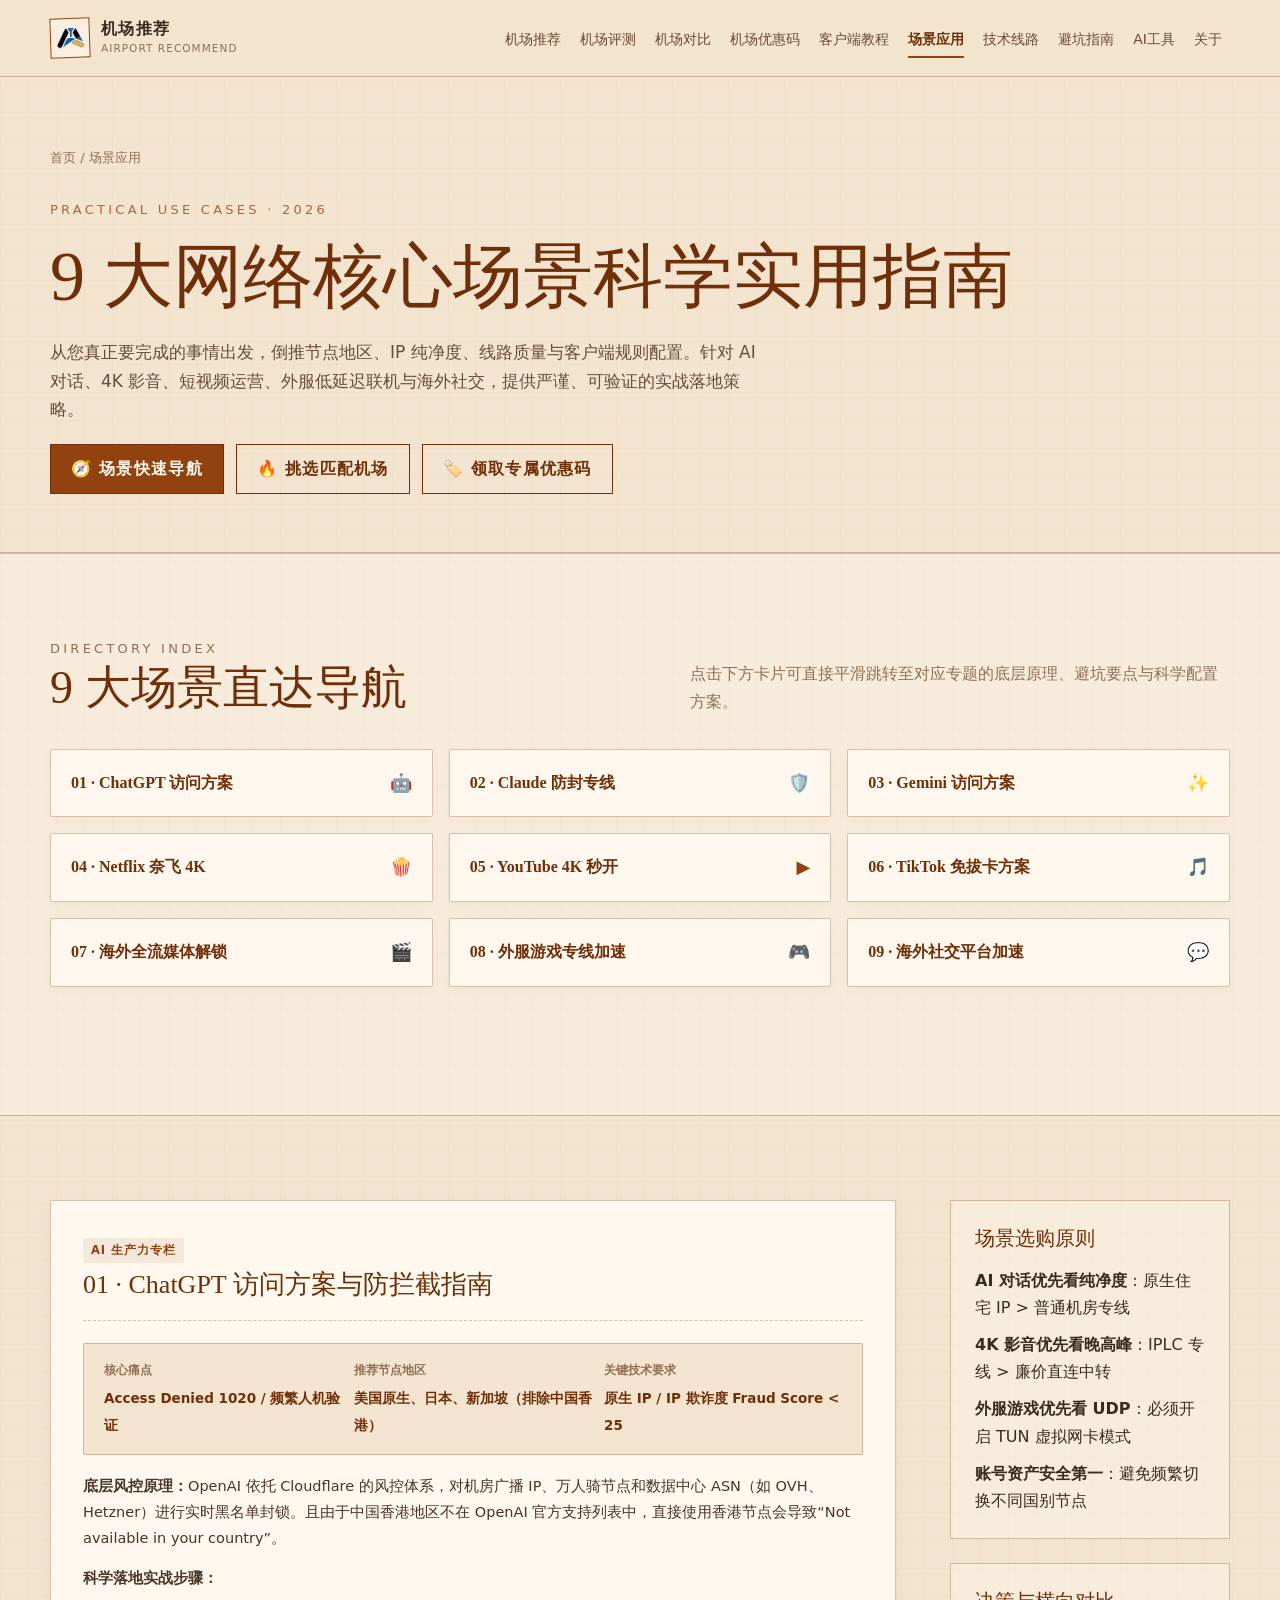
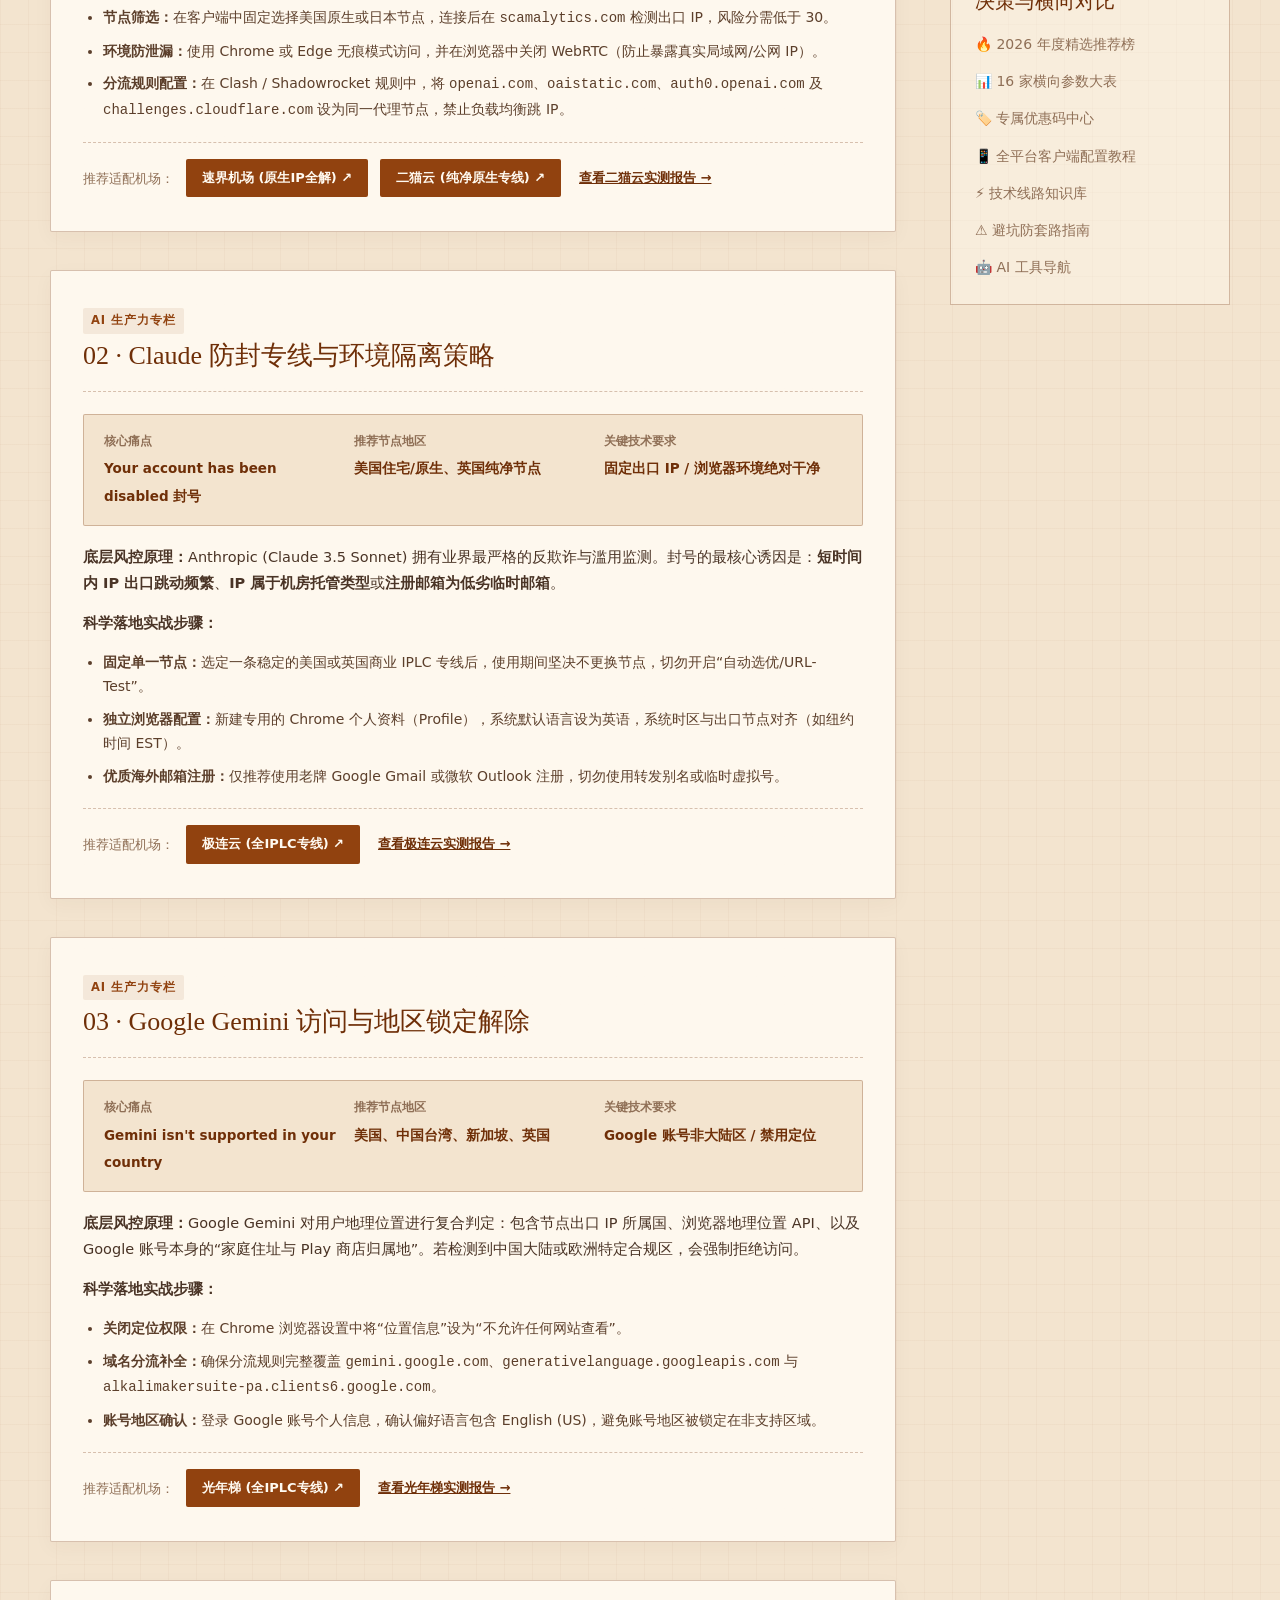
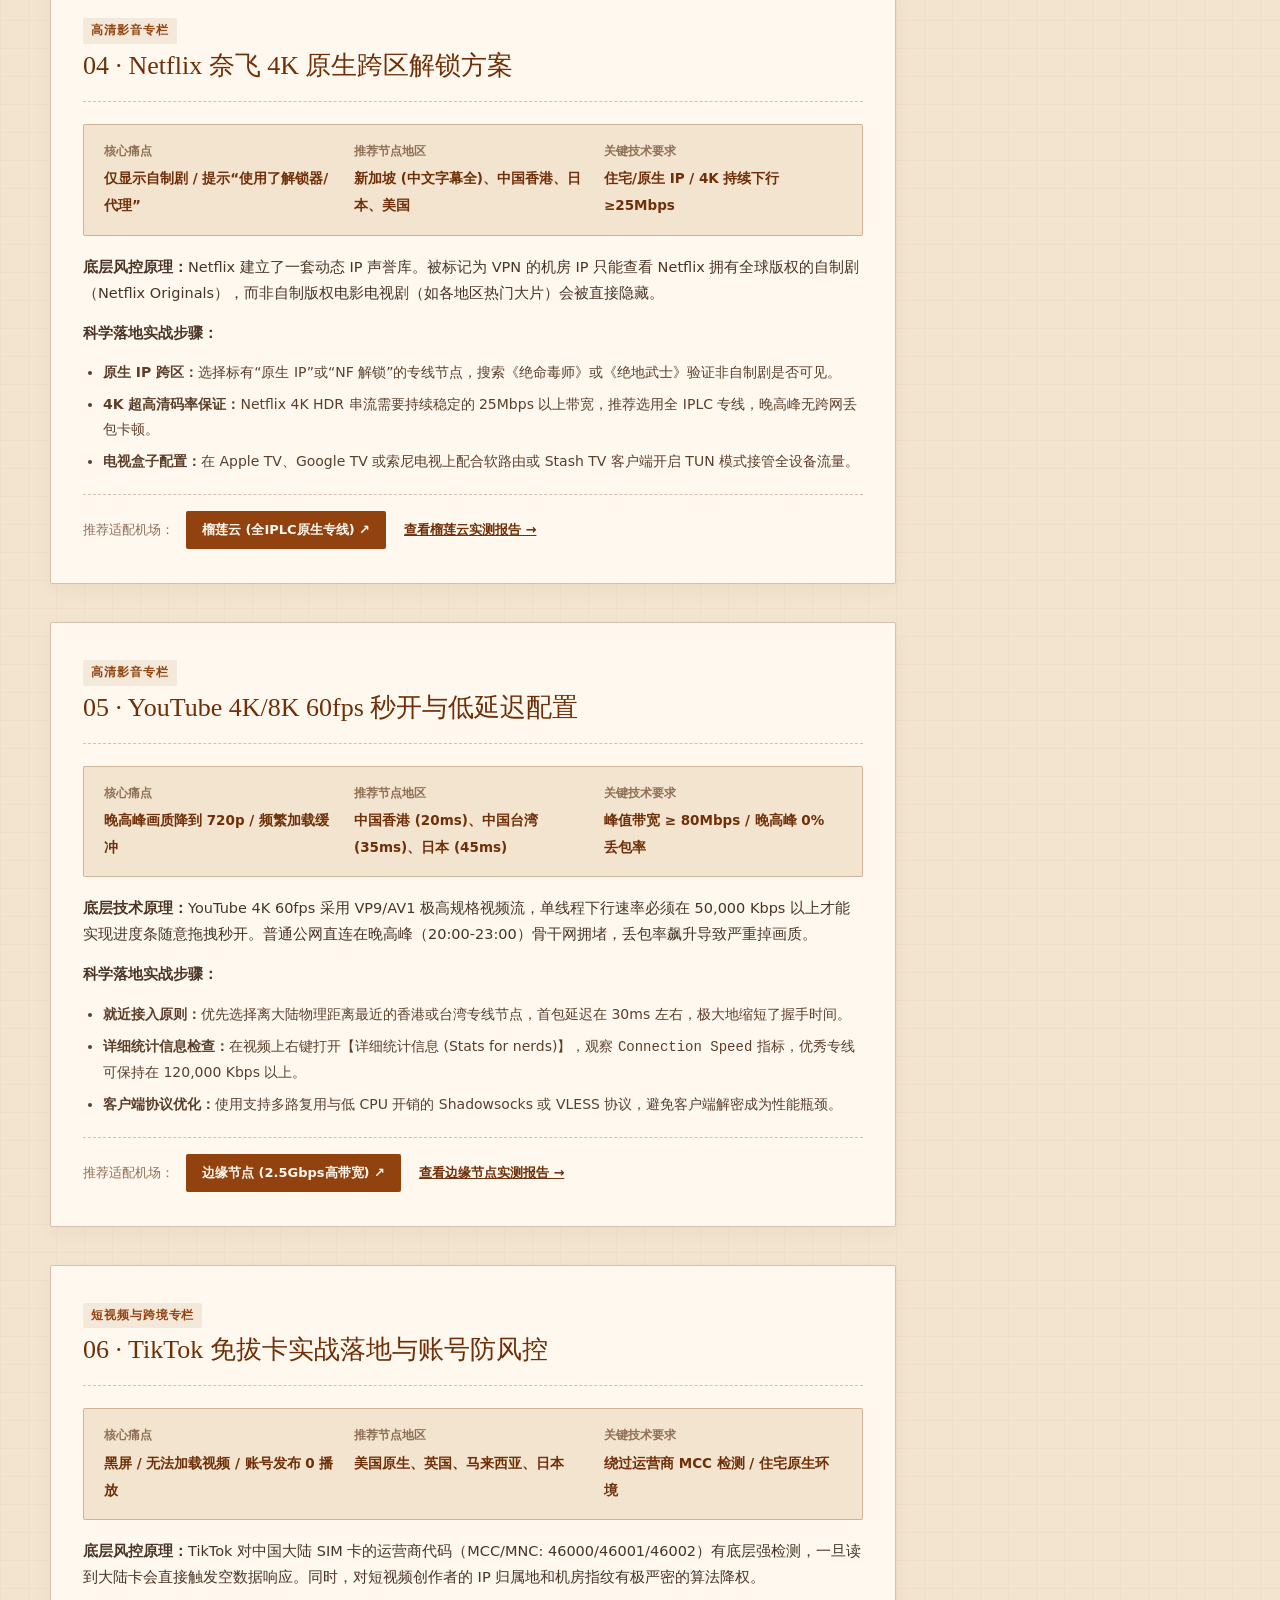
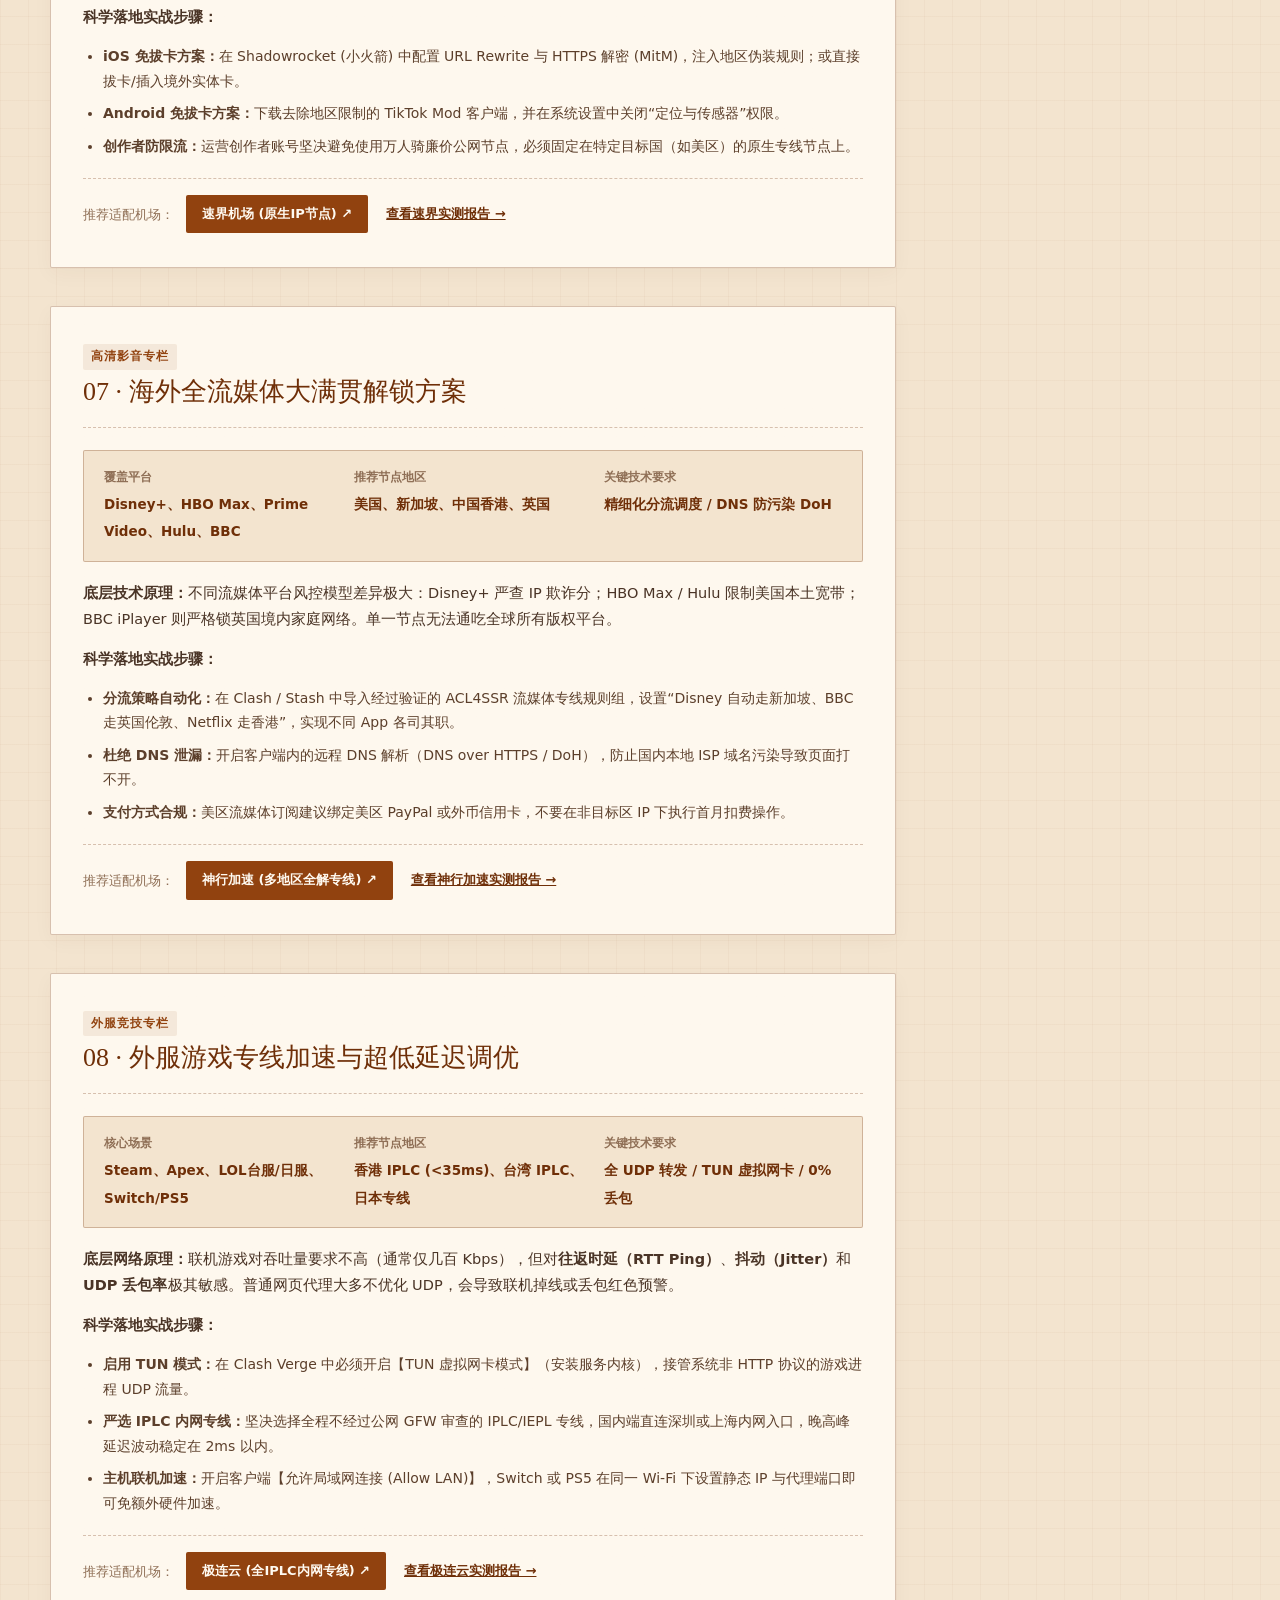
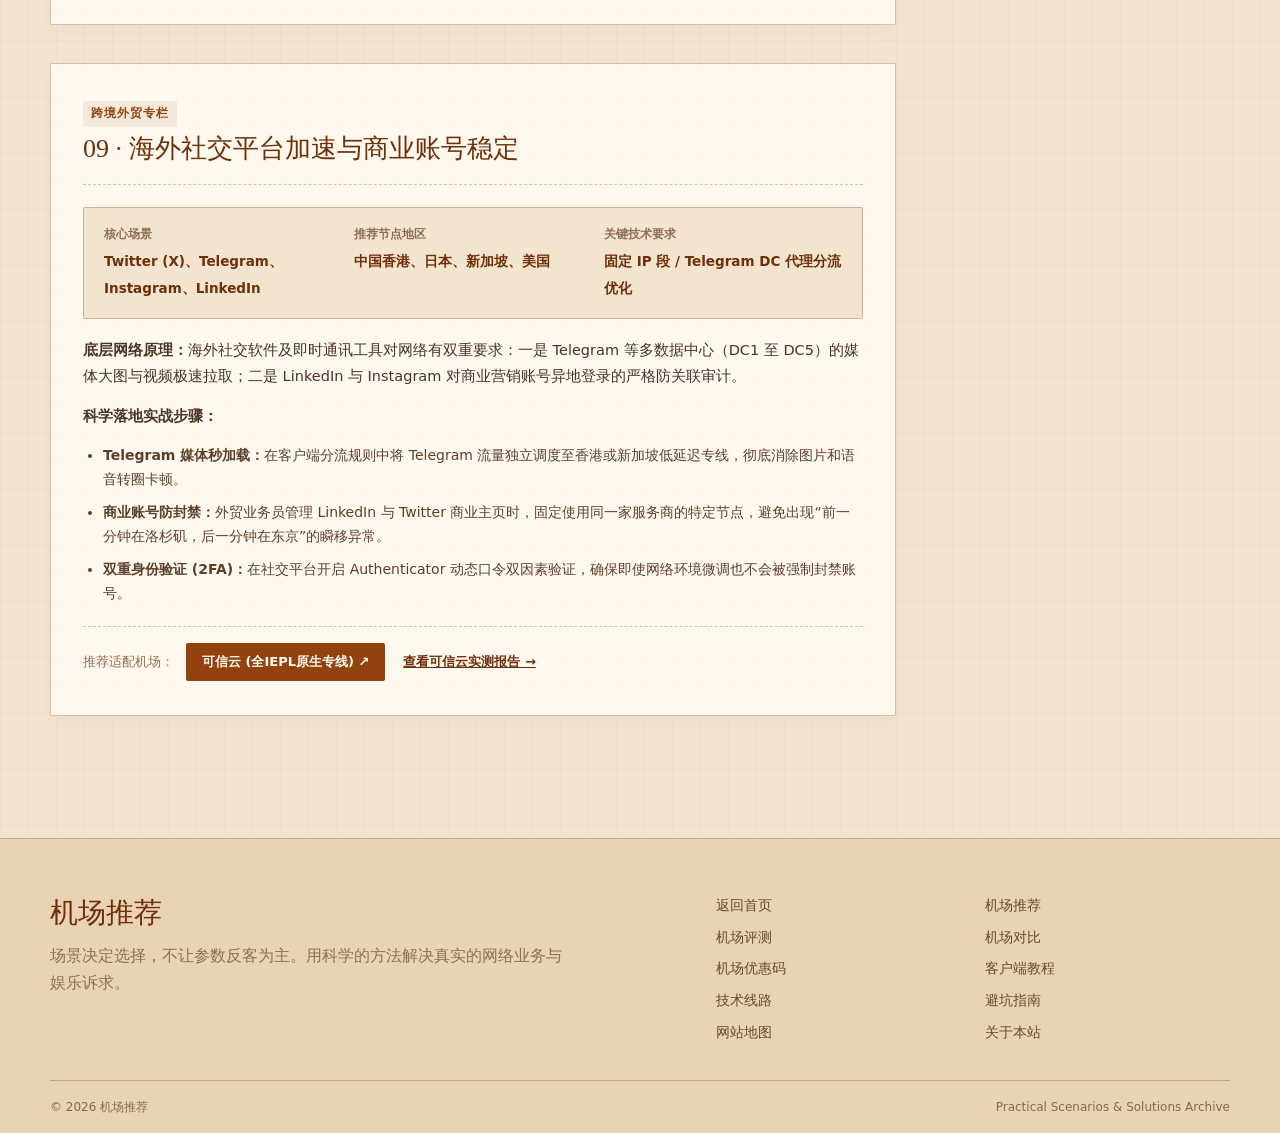
<file: scenarios.html>
<!doctype html>
<html lang="zh-CN">

<head>
  <meta charset="utf-8">
  <meta name="viewport" content="width=device-width, initial-scale=1">
  <title>场景应用实战指南｜ChatGPT·Claude·Netflix·TikTok·外服游戏加速｜机场推荐</title>
  <meta name="description"
    content="场景应用深度指南：涵盖 ChatGPT 访问、Claude 防封专线、Gemini 访问方案、Netflix 奈飞 4K 解锁、YouTube 4K 秒开、TikTok 免拔卡、海外全流媒体、外服游戏专线及海外社交加速等 9 大场景科学实用方案。">
  <meta name="keywords" content="ChatGPT节点, Claude专线, 奈飞4K解锁, YouTube秒开, TikTok免拔卡, 外服游戏加速, 场景应用">
  <link rel="canonical" href="https://jichang-tuijian.cc/scenarios.html">

  <!-- GEO Meta Tags -->
  <meta name="geo.region" content="HK">
  <meta name="geo.placename" content="Hong Kong">
  <meta name="geo.position" content="22.3193;114.1694">
  <meta name="ICBM" content="22.3193, 114.1694">

  <!-- Open Graph & Social Cards -->
  <meta property="og:type" content="article">
  <meta property="og:site_name" content="机场推荐">
  <meta property="og:title" content="场景应用实战指南｜ChatGPT·Claude·Netflix·TikTok·外服游戏加速">
  <meta property="og:description" content="9大核心网络场景科学实用方案：倒推节点地区、纯净度与客户端分流规则。">
  <meta property="og:url" content="https://jichang-tuijian.cc/scenarios.html">
  <meta property="og:image" content="https://jichang-tuijian.cc/assets/logo-icon.png">
  <meta name="twitter:card" content="summary_large_image">
  <meta name="twitter:title" content="场景应用实战指南｜机场推荐">
  <meta name="twitter:description" content="9大核心网络场景科学实用方案。">
  <meta name="twitter:image" content="https://jichang-tuijian.cc/assets/logo-icon.png">

  <!-- Breadcrumb Schema.org JSON-LD -->
  <script type="application/ld+json">
  {
    "@context": "https://schema.org",
    "@type": "BreadcrumbList",
    "itemListElement": [
      {
        "@type": "ListItem",
        "position": 1,
        "name": "首页",
        "item": "https://jichang-tuijian.cc/"
      },
      {
        "@type": "ListItem",
        "position": 2,
        "name": "场景应用",
        "item": "https://jichang-tuijian.cc/scenarios.html"
      }
    ]
  }
  </script>

  <link rel="stylesheet" href="assets/styles.css">
  <link rel="stylesheet" href="assets/review.css">
</head>

<body data-page="scenarios">
  <a class="skip-link" href="#main">跳到主要内容</a>

  <header class="site-header">
    <div class="nav-wrap">
      <a class="brand" href="index.html" aria-label="机场推荐首页">
        <span class="brand-mark"><img class="brand-icon" src="assets/logo-icon.png" alt="机场推荐 Logo" width="27"
            height="20"></span>
        <span class="brand-copy"><strong>机场推荐</strong><small>AIRPORT RECOMMEND</small></span>
      </a>
      <button class="menu-toggle" type="button" aria-expanded="false" aria-controls="site-nav">菜单</button>
      <nav class="site-nav" id="site-nav" aria-label="主导航">
        <a data-page="recommend" href="recommend.html">机场推荐</a>
        <a data-page="reviews" href="reviews.html">机场评测</a>
        <a data-page="compare" href="compare.html">机场对比</a>
        <a data-page="coupons" href="coupons.html">机场优惠码</a>
        <a data-page="clients" href="clients.html">客户端教程</a>
        <a data-page="scenarios" href="scenarios.html">场景应用</a>
        <a data-page="routes" href="routes.html">技术线路</a>
        <a data-page="pitfalls" href="pitfalls.html">避坑指南</a>
        <a data-page="ai-tools" href="ai-tools.html">AI工具</a>
        <a data-page="about" href="about.html">关于</a>
      </nav>
    </div>
  </header>

  <main id="main">
    <!-- Hero Section -->
    <section class="page-hero">
      <div class="container">
        <div class="breadcrumbs"><a href="index.html">首页</a> / 场景应用</div>
        <p class="eyebrow">Practical Use Cases · 2026</p>
        <h1>9 大网络核心场景科学实用指南</h1>
        <p class="intro">从您真正要完成的事情出发，倒推节点地区、IP 纯净度、线路质量与客户端规则配置。针对 AI 对话、4K 影音、短视频运营、外服低延迟联机与海外社交，提供严谨、可验证的实战落地策略。</p>
        <div class="button-row" style="margin-top:20px">
          <a class="button" href="#scenarios-nav">🧭 场景快速导航</a>
          <a class="button ghost" href="recommend.html">🔥 挑选匹配机场</a>
          <a class="button ghost" href="coupons.html">🏷️ 领取专属优惠码</a>
        </div>
      </div>
    </section>

    <!-- Quick Navigation (9 Titles from User Image) -->
    <section class="section alt" id="scenarios-nav">
      <div class="container">
        <div class="section-heading">
          <div>
            <p class="eyebrow">Directory Index</p>
            <h2>9 大场景直达导航</h2>
          </div>
          <p>点击下方卡片可直接平滑跳转至对应专题的底层原理、避坑要点与科学配置方案。</p>
        </div>

        <div class="scenario-quicknav-grid">
          <!-- 01 -->
          <a class="scenario-quicknav-card" href="#chatgpt">
            <h4>01 · ChatGPT 访问方案</h4>
            <span class="nav-icon">🤖</span>
          </a>
          <!-- 02 -->
          <a class="scenario-quicknav-card" href="#claude">
            <h4>02 · Claude 防封专线</h4>
            <span class="nav-icon">🛡️</span>
          </a>
          <!-- 03 -->
          <a class="scenario-quicknav-card" href="#gemini">
            <h4>03 · Gemini 访问方案</h4>
            <span class="nav-icon">✨</span>
          </a>
          <!-- 04 -->
          <a class="scenario-quicknav-card" href="#netflix">
            <h4>04 · Netflix 奈飞 4K</h4>
            <span class="nav-icon">🍿</span>
          </a>
          <!-- 05 -->
          <a class="scenario-quicknav-card" href="#youtube">
            <h4>05 · YouTube 4K 秒开</h4>
            <span class="nav-icon">▶️</span>
          </a>
          <!-- 06 -->
          <a class="scenario-quicknav-card" href="#tiktok">
            <h4>06 · TikTok 免拔卡方案</h4>
            <span class="nav-icon">🎵</span>
          </a>
          <!-- 07 -->
          <a class="scenario-quicknav-card" href="#streaming">
            <h4>07 · 海外全流媒体解锁</h4>
            <span class="nav-icon">🎬</span>
          </a>
          <!-- 08 -->
          <a class="scenario-quicknav-card" href="#gaming">
            <h4>08 · 外服游戏专线加速</h4>
            <span class="nav-icon">🎮</span>
          </a>
          <!-- 09 -->
          <a class="scenario-quicknav-card" href="#social">
            <h4>09 · 海外社交平台加速</h4>
            <span class="nav-icon">💬</span>
          </a>
        </div>
      </div>
    </section>

    <!-- Detailed Practical Articles Section -->
    <section class="section">
      <div class="container page-layout">
        <div style="min-width:0">

          <!-- Article 01: ChatGPT -->
          <article class="scenario-article-block" id="chatgpt">
            <header class="scenario-article-header">
              <div>
                <span class="scenario-topic-tag">AI 生产力专栏</span>
                <h2>01 · ChatGPT 访问方案与防拦截指南</h2>
              </div>
            </header>
            <div class="scenario-param-box">
              <div class="scenario-param-item">
                <strong>核心痛点</strong>
                <span>Access Denied 1020 / 频繁人机验证</span>
              </div>
              <div class="scenario-param-item">
                <strong>推荐节点地区</strong>
                <span>美国原生、日本、新加坡（排除中国香港）</span>
              </div>
              <div class="scenario-param-item">
                <strong>关键技术要求</strong>
                <span>原生 IP / IP 欺诈度 Fraud Score &lt; 25</span>
              </div>
            </div>
            <div class="scenario-content-body">
              <p><strong>底层风控原理：</strong>OpenAI 依托 Cloudflare 的风控体系，对机房广播 IP、万人骑节点和数据中心 ASN（如
                OVH、Hetzner）进行实时黑名单封锁。且由于中国香港地区不在 OpenAI 官方支持列表中，直接使用香港节点会导致“Not available in your country”。</p>
              <p><strong>科学落地实战步骤：</strong></p>
              <ul>
                <li><strong>节点筛选：</strong>在客户端中固定选择美国原生或日本节点，连接后在 <code>scamalytics.com</code> 检测出口 IP，风险分需低于 30。</li>
                <li><strong>环境防泄漏：</strong>使用 Chrome 或 Edge 无痕模式访问，并在浏览器中关闭 WebRTC（防止暴露真实局域网/公网 IP）。</li>
                <li><strong>分流规则配置：</strong>在 Clash / Shadowrocket 规则中，将
                  <code>openai.com</code>、<code>oaistatic.com</code>、<code>auth0.openai.com</code> 及
                  <code>challenges.cloudflare.com</code> 设为同一代理节点，禁止负载均衡跳 IP。
                </li>
              </ul>
            </div>
            <div class="scenario-action-bar">
              <span style="font-size:12.5px;color:var(--muted)">推荐适配机场：</span>
              <a class="scenario-btn-aff" href="https://lqy001.speedworldaff.com/#/register?code=p3EKNmlp"
                target="_blank" rel="noopener sponsored">速界机场 (原生IP全解) ↗</a>
              <a class="scenario-btn-aff" href="https://guangs.2maoyunaff.cc/#/?code=wMKtwSYr"
                target="_blank" rel="noopener sponsored">二猫云 (纯净原生专线) ↗</a>
              <a class="scenario-link-review" href="review.html?id=ermao">查看二猫云实测报告 →</a>
            </div>
          </article>

          <!-- Article 02: Claude -->
          <article class="scenario-article-block" id="claude">
            <header class="scenario-article-header">
              <div>
                <span class="scenario-topic-tag">AI 生产力专栏</span>
                <h2>02 · Claude 防封专线与环境隔离策略</h2>
              </div>
            </header>
            <div class="scenario-param-box">
              <div class="scenario-param-item">
                <strong>核心痛点</strong>
                <span>Your account has been disabled 封号</span>
              </div>
              <div class="scenario-param-item">
                <strong>推荐节点地区</strong>
                <span>美国住宅/原生、英国纯净节点</span>
              </div>
              <div class="scenario-param-item">
                <strong>关键技术要求</strong>
                <span>固定出口 IP / 浏览器环境绝对干净</span>
              </div>
            </div>
            <div class="scenario-content-body">
              <p><strong>底层风控原理：</strong>Anthropic (Claude 3.5 Sonnet) 拥有业界最严格的反欺诈与滥用监测。封号的最核心诱因是：<strong>短时间内 IP
                  出口跳动频繁</strong>、<strong>IP 属于机房托管类型</strong>或<strong>注册邮箱为低劣临时邮箱</strong>。</p>
              <p><strong>科学落地实战步骤：</strong></p>
              <ul>
                <li><strong>固定单一节点：</strong>选定一条稳定的美国或英国商业 IPLC 专线后，使用期间坚决不更换节点，切勿开启“自动选优/URL-Test”。</li>
                <li><strong>独立浏览器配置：</strong>新建专用的 Chrome 个人资料（Profile），系统默认语言设为英语，系统时区与出口节点对齐（如纽约时间 EST）。</li>
                <li><strong>优质海外邮箱注册：</strong>仅推荐使用老牌 Google Gmail 或微软 Outlook 注册，切勿使用转发别名或临时虚拟号。</li>
              </ul>
            </div>
            <div class="scenario-action-bar">
              <span style="font-size:12.5px;color:var(--muted)">推荐适配机场：</span>
              <a class="scenario-btn-aff" href="https://liujie2002.jlyvipaff.com/#/?code=0MxRdXiu" target="_blank"
                rel="noopener sponsored">极连云 (全IPLC专线) ↗</a>
              <a class="scenario-link-review" href="review.html?id=jilian">查看极连云实测报告 →</a>
            </div>
          </article>

          <!-- Article 03: Gemini -->
          <article class="scenario-article-block" id="gemini">
            <header class="scenario-article-header">
              <div>
                <span class="scenario-topic-tag">AI 生产力专栏</span>
                <h2>03 · Google Gemini 访问与地区锁定解除</h2>
              </div>
            </header>
            <div class="scenario-param-box">
              <div class="scenario-param-item">
                <strong>核心痛点</strong>
                <span>Gemini isn't supported in your country</span>
              </div>
              <div class="scenario-param-item">
                <strong>推荐节点地区</strong>
                <span>美国、中国台湾、新加坡、英国</span>
              </div>
              <div class="scenario-param-item">
                <strong>关键技术要求</strong>
                <span>Google 账号非大陆区 / 禁用定位</span>
              </div>
            </div>
            <div class="scenario-content-body">
              <p><strong>底层风控原理：</strong>Google Gemini 对用户地理位置进行复合判定：包含节点出口 IP 所属国、浏览器地理位置 API、以及 Google 账号本身的“家庭住址与
                Play 商店归属地”。若检测到中国大陆或欧洲特定合规区，会强制拒绝访问。</p>
              <p><strong>科学落地实战步骤：</strong></p>
              <ul>
                <li><strong>关闭定位权限：</strong>在 Chrome 浏览器设置中将“位置信息”设为“不允许任何网站查看”。</li>
                <li><strong>域名分流补全：</strong>确保分流规则完整覆盖
                  <code>gemini.google.com</code>、<code>generativelanguage.googleapis.com</code> 与
                  <code>alkalimakersuite-pa.clients6.google.com</code>。
                </li>
                <li><strong>账号地区确认：</strong>登录 Google 账号个人信息，确认偏好语言包含 English (US)，避免账号地区被锁定在非支持区域。</li>
              </ul>
            </div>
            <div class="scenario-action-bar">
              <span style="font-size:12.5px;color:var(--muted)">推荐适配机场：</span>
              <a class="scenario-btn-aff" href="http://liujie2002.gntaff.com/#/?code=NoPkovej" target="_blank"
                rel="noopener sponsored">光年梯 (全IPLC专线) ↗</a>
              <a class="scenario-link-review" href="review.html?id=guangnian">查看光年梯实测报告 →</a>
            </div>
          </article>

          <!-- Article 04: Netflix -->
          <article class="scenario-article-block" id="netflix">
            <header class="scenario-article-header">
              <div>
                <span class="scenario-topic-tag">高清影音专栏</span>
                <h2>04 · Netflix 奈飞 4K 原生跨区解锁方案</h2>
              </div>
            </header>
            <div class="scenario-param-box">
              <div class="scenario-param-item">
                <strong>核心痛点</strong>
                <span>仅显示自制剧 / 提示“使用了解锁器/代理”</span>
              </div>
              <div class="scenario-param-item">
                <strong>推荐节点地区</strong>
                <span>新加坡 (中文字幕全)、中国香港、日本、美国</span>
              </div>
              <div class="scenario-param-item">
                <strong>关键技术要求</strong>
                <span>住宅/原生 IP / 4K 持续下行 ≥25Mbps</span>
              </div>
            </div>
            <div class="scenario-content-body">
              <p><strong>底层风控原理：</strong>Netflix 建立了一套动态 IP 声誉库。被标记为 VPN 的机房 IP 只能查看 Netflix 拥有全球版权的自制剧（Netflix
                Originals），而非自制版权电影电视剧（如各地区热门大片）会被直接隐藏。</p>
              <p><strong>科学落地实战步骤：</strong></p>
              <ul>
                <li><strong>原生 IP 跨区：</strong>选择标有“原生 IP”或“NF 解锁”的专线节点，搜索《绝命毒师》或《绝地武士》验证非自制剧是否可见。</li>
                <li><strong>4K 超高清码率保证：</strong>Netflix 4K HDR 串流需要持续稳定的 25Mbps 以上带宽，推荐选用全 IPLC 专线，晚高峰无跨网丢包卡顿。</li>
                <li><strong>电视盒子配置：</strong>在 Apple TV、Google TV 或索尼电视上配合软路由或 Stash TV 客户端开启 TUN 模式接管全设备流量。</li>
              </ul>
            </div>
            <div class="scenario-action-bar">
              <span style="font-size:12.5px;color:var(--muted)">推荐适配机场：</span>
              <a class="scenario-btn-aff" href="https://liuajie74.liulianyunaff.com/#/?code=rp2bbeus" target="_blank"
                rel="noopener sponsored">榴莲云 (全IPLC原生专线) ↗</a>
              <a class="scenario-link-review" href="review.html?id=liulian">查看榴莲云实测报告 →</a>
            </div>
          </article>

          <!-- Article 05: YouTube -->
          <article class="scenario-article-block" id="youtube">
            <header class="scenario-article-header">
              <div>
                <span class="scenario-topic-tag">高清影音专栏</span>
                <h2>05 · YouTube 4K/8K 60fps 秒开与低延迟配置</h2>
              </div>
            </header>
            <div class="scenario-param-box">
              <div class="scenario-param-item">
                <strong>核心痛点</strong>
                <span>晚高峰画质降到 720p / 频繁加载缓冲</span>
              </div>
              <div class="scenario-param-item">
                <strong>推荐节点地区</strong>
                <span>中国香港 (20ms)、中国台湾 (35ms)、日本 (45ms)</span>
              </div>
              <div class="scenario-param-item">
                <strong>关键技术要求</strong>
                <span>峰值带宽 ≥ 80Mbps / 晚高峰 0% 丢包率</span>
              </div>
            </div>
            <div class="scenario-content-body">
              <p><strong>底层技术原理：</strong>YouTube 4K 60fps 采用 VP9/AV1 极高规格视频流，单线程下行速率必须在 50,000 Kbps
                以上才能实现进度条随意拖拽秒开。普通公网直连在晚高峰（20:00-23:00）骨干网拥堵，丢包率飙升导致严重掉画质。</p>
              <p><strong>科学落地实战步骤：</strong></p>
              <ul>
                <li><strong>就近接入原则：</strong>优先选择离大陆物理距离最近的香港或台湾专线节点，首包延迟在 30ms 左右，极大地缩短了握手时间。</li>
                <li><strong>详细统计信息检查：</strong>在视频上右键打开【详细统计信息 (Stats for nerds)】，观察 <code>Connection Speed</code>
                  指标，优秀专线可保持在 120,000 Kbps 以上。</li>
                <li><strong>客户端协议优化：</strong>使用支持多路复用与低 CPU 开销的 Shadowsocks 或 VLESS 协议，避免客户端解密成为性能瓶颈。</li>
              </ul>
            </div>
            <div class="scenario-action-bar">
              <span style="font-size:12.5px;color:var(--muted)">推荐适配机场：</span>
              <a class="scenario-btn-aff" href="https://zoio.edgenovaaff.cc/#/register?code=ti8OUEN2" target="_blank"
                rel="noopener sponsored">边缘节点 (2.5Gbps高带宽) ↗</a>
              <a class="scenario-link-review" href="review.html?id=edge">查看边缘节点实测报告 →</a>
            </div>
          </article>

          <!-- Article 06: TikTok -->
          <article class="scenario-article-block" id="tiktok">
            <header class="scenario-article-header">
              <div>
                <span class="scenario-topic-tag">短视频与跨境专栏</span>
                <h2>06 · TikTok 免拔卡实战落地与账号防风控</h2>
              </div>
            </header>
            <div class="scenario-param-box">
              <div class="scenario-param-item">
                <strong>核心痛点</strong>
                <span>黑屏 / 无法加载视频 / 账号发布 0 播放</span>
              </div>
              <div class="scenario-param-item">
                <strong>推荐节点地区</strong>
                <span>美国原生、英国、马来西亚、日本</span>
              </div>
              <div class="scenario-param-item">
                <strong>关键技术要求</strong>
                <span>绕过运营商 MCC 检测 / 住宅原生环境</span>
              </div>
            </div>
            <div class="scenario-content-body">
              <p><strong>底层风控原理：</strong>TikTok 对中国大陆 SIM 卡的运营商代码（MCC/MNC:
                46000/46001/46002）有底层强检测，一旦读到大陆卡会直接触发空数据响应。同时，对短视频创作者的 IP 归属地和机房指纹有极严密的算法降权。</p>
              <p><strong>科学落地实战步骤：</strong></p>
              <ul>
                <li><strong>iOS 免拔卡方案：</strong>在 Shadowrocket (小火箭) 中配置 URL Rewrite 与 HTTPS 解密
                  (MitM)，注入地区伪装规则；或直接拔卡/插入境外实体卡。</li>
                <li><strong>Android 免拔卡方案：</strong>下载去除地区限制的 TikTok Mod 客户端，并在系统设置中关闭“定位与传感器”权限。</li>
                <li><strong>创作者防限流：</strong>运营创作者账号坚决避免使用万人骑廉价公网节点，必须固定在特定目标国（如美区）的原生专线节点上。</li>
              </ul>
            </div>
            <div class="scenario-action-bar">
              <span style="font-size:12.5px;color:var(--muted)">推荐适配机场：</span>
              <a class="scenario-btn-aff" href="https://lqy001.speedworldaff.com/#/register?code=p3EKNmlp"
                target="_blank" rel="noopener sponsored">速界机场 (原生IP节点) ↗</a>
              <a class="scenario-link-review" href="review.html?id=speed">查看速界实测报告 →</a>
            </div>
          </article>

          <!-- Article 07: Streaming -->
          <article class="scenario-article-block" id="streaming">
            <header class="scenario-article-header">
              <div>
                <span class="scenario-topic-tag">高清影音专栏</span>
                <h2>07 · 海外全流媒体大满贯解锁方案</h2>
              </div>
            </header>
            <div class="scenario-param-box">
              <div class="scenario-param-item">
                <strong>覆盖平台</strong>
                <span>Disney+、HBO Max、Prime Video、Hulu、BBC</span>
              </div>
              <div class="scenario-param-item">
                <strong>推荐节点地区</strong>
                <span>美国、新加坡、中国香港、英国</span>
              </div>
              <div class="scenario-param-item">
                <strong>关键技术要求</strong>
                <span>精细化分流调度 / DNS 防污染 DoH</span>
              </div>
            </div>
            <div class="scenario-content-body">
              <p><strong>底层技术原理：</strong>不同流媒体平台风控模型差异极大：Disney+ 严查 IP 欺诈分；HBO Max / Hulu 限制美国本土宽带；BBC iPlayer
                则严格锁英国境内家庭网络。单一节点无法通吃全球所有版权平台。</p>
              <p><strong>科学落地实战步骤：</strong></p>
              <ul>
                <li><strong>分流策略自动化：</strong>在 Clash / Stash 中导入经过验证的 ACL4SSR 流媒体专线规则组，设置“Disney 自动走新加坡、BBC
                  走英国伦敦、Netflix 走香港”，实现不同 App 各司其职。</li>
                <li><strong>杜绝 DNS 泄漏：</strong>开启客户端内的远程 DNS 解析（DNS over HTTPS / DoH），防止国内本地 ISP 域名污染导致页面打不开。</li>
                <li><strong>支付方式合规：</strong>美区流媒体订阅建议绑定美区 PayPal 或外币信用卡，不要在非目标区 IP 下执行首月扣费操作。</li>
              </ul>
            </div>
            <div class="scenario-action-bar">
              <span style="font-size:12.5px;color:var(--muted)">推荐适配机场：</span>
              <a class="scenario-btn-aff" href="https://wuhan01.shenxingaff.com/#/?code=z3ybkLVj" target="_blank"
                rel="noopener sponsored">神行加速 (多地区全解专线) ↗</a>
              <a class="scenario-link-review" href="review.html?id=shenxing">查看神行加速实测报告 →</a>
            </div>
          </article>

          <!-- Article 08: Gaming -->
          <article class="scenario-article-block" id="gaming">
            <header class="scenario-article-header">
              <div>
                <span class="scenario-topic-tag">外服竞技专栏</span>
                <h2>08 · 外服游戏专线加速与超低延迟调优</h2>
              </div>
            </header>
            <div class="scenario-param-box">
              <div class="scenario-param-item">
                <strong>核心场景</strong>
                <span>Steam、Apex、LOL台服/日服、Switch/PS5</span>
              </div>
              <div class="scenario-param-item">
                <strong>推荐节点地区</strong>
                <span>香港 IPLC (&lt;35ms)、台湾 IPLC、日本专线</span>
              </div>
              <div class="scenario-param-item">
                <strong>关键技术要求</strong>
                <span>全 UDP 转发 / TUN 虚拟网卡 / 0% 丢包</span>
              </div>
            </div>
            <div class="scenario-content-body">
              <p><strong>底层网络原理：</strong>联机游戏对吞吐量要求不高（通常仅几百 Kbps），但对<strong>往返时延（RTT
                  Ping）</strong>、<strong>抖动（Jitter）</strong>和<strong>UDP 丢包率</strong>极其敏感。普通网页代理大多不优化
                UDP，会导致联机掉线或丢包红色预警。</p>
              <p><strong>科学落地实战步骤：</strong></p>
              <ul>
                <li><strong>启用 TUN 模式：</strong>在 Clash Verge 中必须开启【TUN 虚拟网卡模式】（安装服务内核），接管系统非 HTTP 协议的游戏进程 UDP 流量。</li>
                <li><strong>严选 IPLC 内网专线：</strong>坚决选择全程不经过公网 GFW 审查的 IPLC/IEPL 专线，国内端直连深圳或上海内网入口，晚高峰延迟波动稳定在 2ms 以内。
                </li>
                <li><strong>主机联机加速：</strong>开启客户端【允许局域网连接 (Allow LAN)】，Switch 或 PS5 在同一 Wi-Fi 下设置静态 IP 与代理端口即可免额外硬件加速。
                </li>
              </ul>
            </div>
            <div class="scenario-action-bar">
              <span style="font-size:12.5px;color:var(--muted)">推荐适配机场：</span>
              <a class="scenario-btn-aff" href="https://liujie2002.jlyvipaff.com/#/?code=0MxRdXiu" target="_blank"
                rel="noopener sponsored">极连云 (全IPLC内网专线) ↗</a>
              <a class="scenario-link-review" href="review.html?id=jilian">查看极连云实测报告 →</a>
            </div>
          </article>

          <!-- Article 09: Social -->
          <article class="scenario-article-block" id="social">
            <header class="scenario-article-header">
              <div>
                <span class="scenario-topic-tag">跨境外贸专栏</span>
                <h2>09 · 海外社交平台加速与商业账号稳定</h2>
              </div>
            </header>
            <div class="scenario-param-box">
              <div class="scenario-param-item">
                <strong>核心场景</strong>
                <span>Twitter (X)、Telegram、Instagram、LinkedIn</span>
              </div>
              <div class="scenario-param-item">
                <strong>推荐节点地区</strong>
                <span>中国香港、日本、新加坡、美国</span>
              </div>
              <div class="scenario-param-item">
                <strong>关键技术要求</strong>
                <span>固定 IP 段 / Telegram DC 代理分流优化</span>
              </div>
            </div>
            <div class="scenario-content-body">
              <p><strong>底层网络原理：</strong>海外社交软件及即时通讯工具对网络有双重要求：一是 Telegram 等多数据中心（DC1 至 DC5）的媒体大图与视频极速拉取；二是 LinkedIn 与
                Instagram 对商业营销账号异地登录的严格防关联审计。</p>
              <p><strong>科学落地实战步骤：</strong></p>
              <ul>
                <li><strong>Telegram 媒体秒加载：</strong>在客户端分流规则中将 Telegram 流量独立调度至香港或新加坡低延迟专线，彻底消除图片和语音转圈卡顿。</li>
                <li><strong>商业账号防封禁：</strong>外贸业务员管理 LinkedIn 与 Twitter
                  商业主页时，固定使用同一家服务商的特定节点，避免出现“前一分钟在洛杉矶，后一分钟在东京”的瞬移异常。</li>
                <li><strong>双重身份验证 (2FA)：</strong>在社交平台开启 Authenticator 动态口令双因素验证，确保即使网络环境微调也不会被强制封禁账号。</li>
              </ul>
            </div>
            <div class="scenario-action-bar">
              <span style="font-size:12.5px;color:var(--muted)">推荐适配机场：</span>
              <a class="scenario-btn-aff" href="https://ermaozi01.kosingaff.com/#/register?code=FA6DjjDi"
                target="_blank" rel="noopener sponsored">可信云 (全IEPL原生专线) ↗</a>
              <a class="scenario-link-review" href="review.html?id=kexin">查看可信云实测报告 →</a>
            </div>
          </article>

        </div>

        <!-- Right Sticky Sidebar -->
        <aside class="sidebar">
          <div class="side-block">
            <h2>场景选购原则</h2>
            <ul>
              <li><strong>AI 对话优先看纯净度</strong>：原生住宅 IP &gt; 普通机房专线</li>
              <li><strong>4K 影音优先看晚高峰</strong>：IPLC 专线 &gt; 廉价直连中转</li>
              <li><strong>外服游戏优先看 UDP</strong>：必须开启 TUN 虚拟网卡模式</li>
              <li><strong>账号资产安全第一</strong>：避免频繁切换不同国别节点</li>
            </ul>
          </div>
          <div class="side-block">
            <h2>决策与横向对比</h2>
            <ul>
              <li><a href="recommend.html">🔥 2026 年度精选推荐榜</a></li>
              <li><a href="compare.html">📊 16 家横向参数大表</a></li>
              <li><a href="coupons.html">🏷️ 专属优惠码中心</a></li>
              <li><a href="clients.html">📱 全平台客户端配置教程</a></li>
              <li><a href="routes.html">⚡ 技术线路知识库</a></li>
              <li><a href="pitfalls.html">⚠️ 避坑防套路指南</a></li>
              <li><a href="ai-tools.html">🤖 AI 工具导航</a></li>
            </ul>
          </div>
        </aside>
      </div>
    </section>
  </main>

  <footer class="site-footer">
    <div class="container">
      <div class="footer-main">
        <div>
          <h2>机场推荐</h2>
          <p>场景决定选择，不让参数反客为主。用科学的方法解决真实的网络业务与娱乐诉求。</p>
        </div>
        <nav class="footer-links" aria-label="页脚导航">
          <a href="index.html">返回首页</a>
          <a href="recommend.html">机场推荐</a>
          <a href="reviews.html">机场评测</a>
          <a href="compare.html">机场对比</a>
          <a href="coupons.html">机场优惠码</a>
          <a href="clients.html">客户端教程</a>
          <a href="routes.html">技术线路</a>
          <a href="pitfalls.html">避坑指南</a>
          <a href="sitemap.html">网站地图</a>
          <a href="about.html">关于本站</a>
        </nav>
      </div>
      <div class="footer-bottom">
        <span>© <span data-year></span> 机场推荐</span>
        <span>Practical Scenarios & Solutions Archive</span>
      </div>
    </div>
  </footer>

  <script src="assets/site.js"></script>
</body>

</html>
</file>
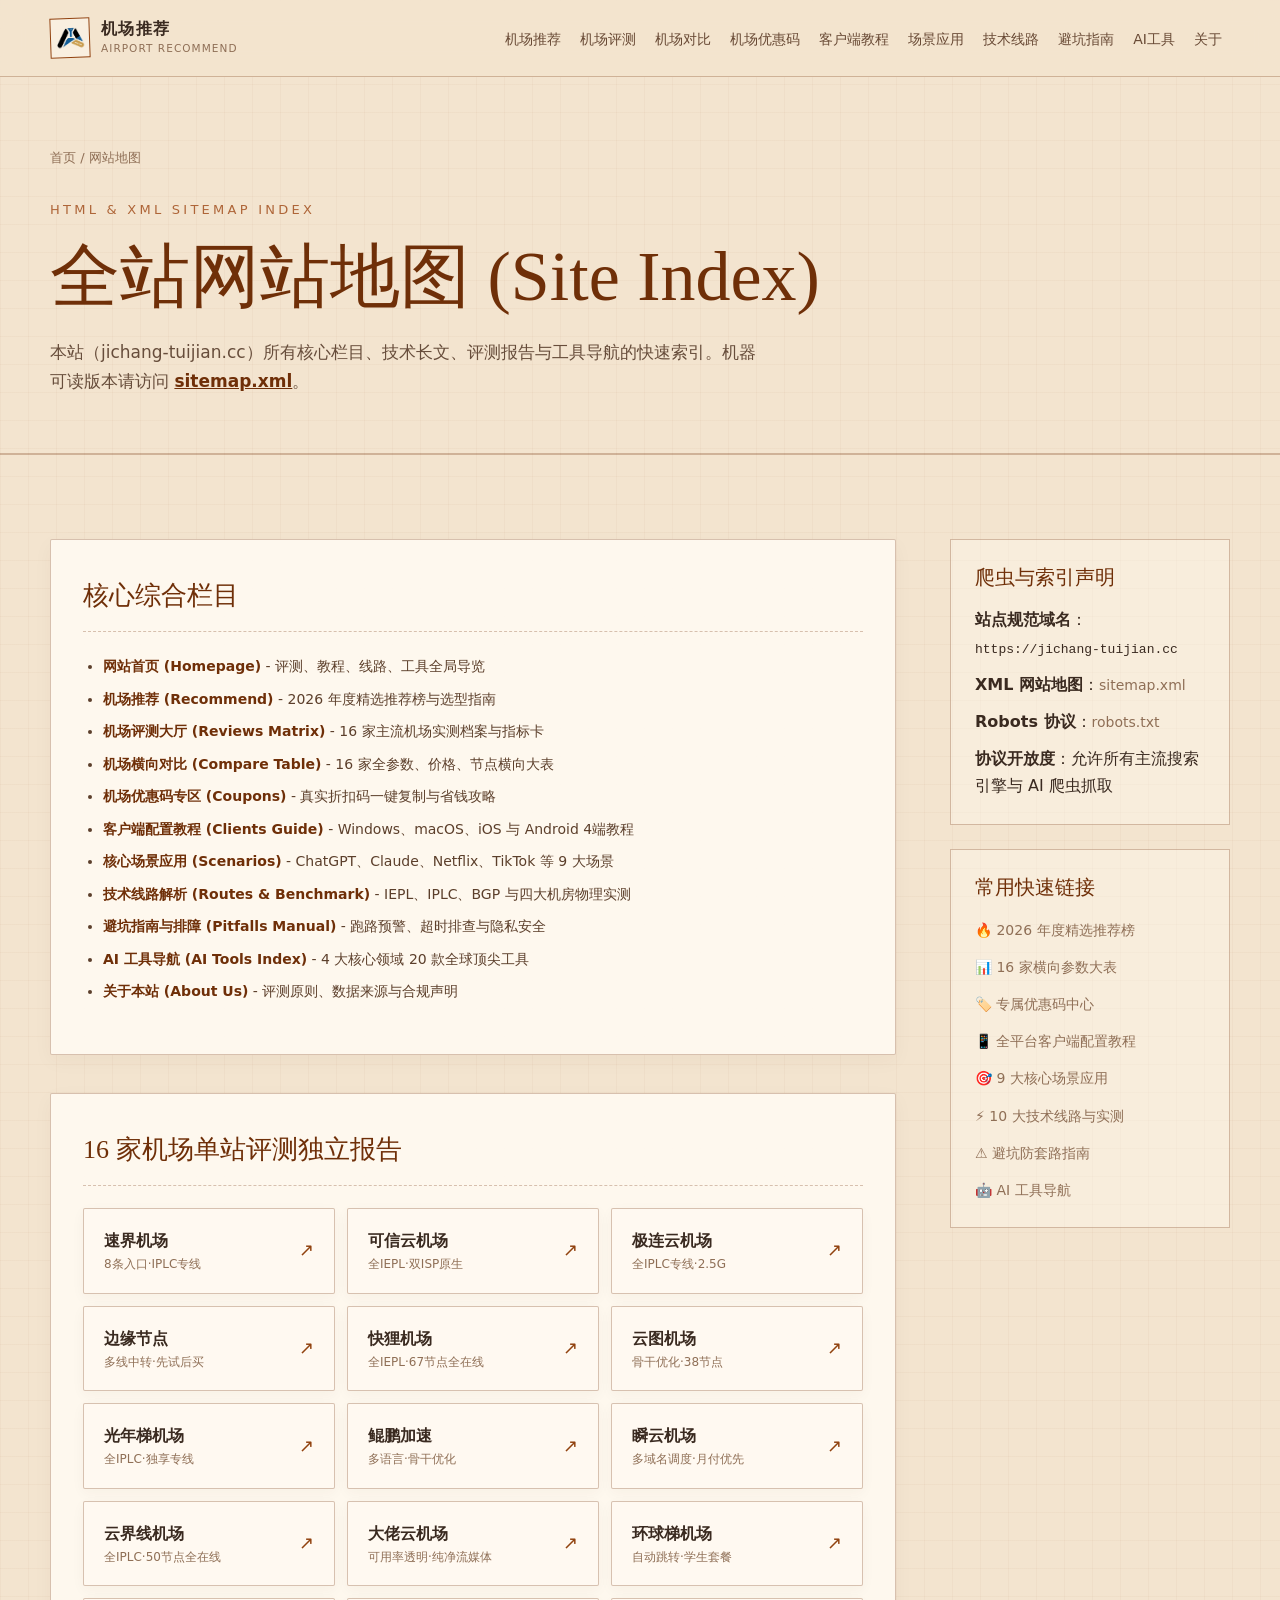
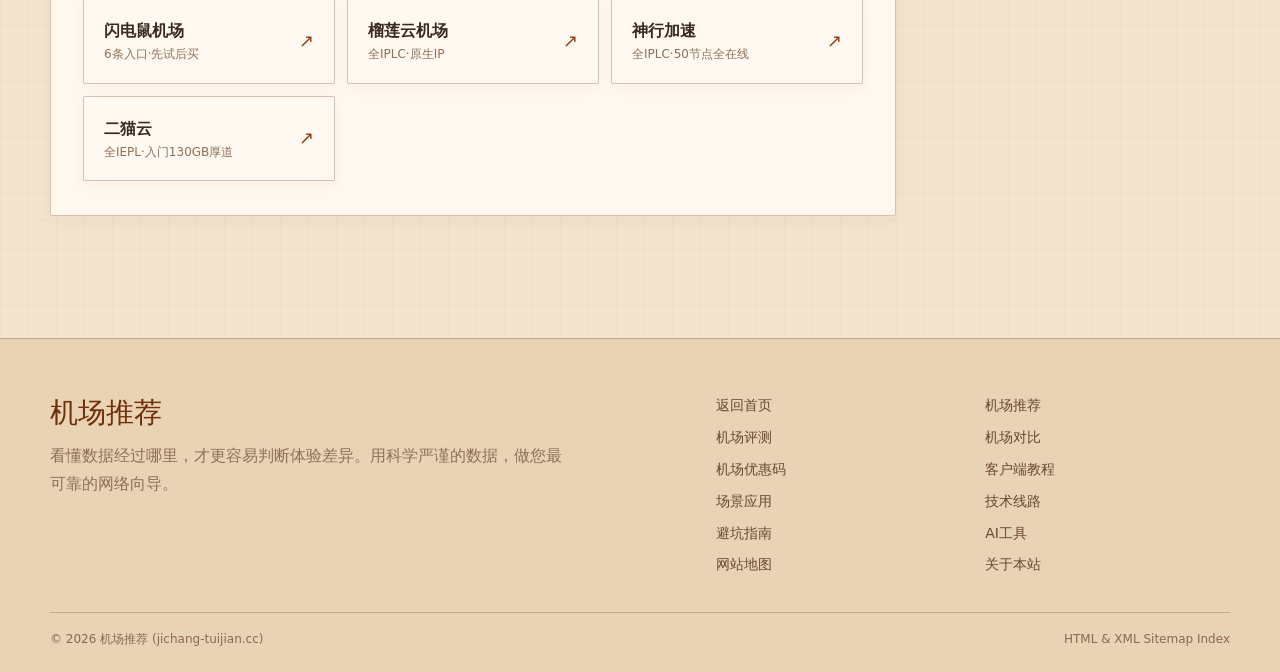
<file: sitemap.html>
<!doctype html>
<html lang="zh-CN">
<head>
  <meta charset="utf-8">
  <meta name="viewport" content="width=device-width, initial-scale=1">
  <meta name="description" content="机场推荐 (jichang-tuijian.cc) 全站网站地图 (HTML Sitemap)，包含 10 大核心专题栏目与 16 家主流机场详细评测报告索引。">
  <title>网站地图 (Sitemap)｜机场推荐 (jichang-tuijian.cc)</title>
  <link rel="canonical" href="https://jichang-tuijian.cc/sitemap.html">
  <meta name="robots" content="index, follow">
  <link rel="stylesheet" href="assets/styles.css">
  <link rel="stylesheet" href="assets/review.css">
</head>
<body data-page="sitemap">
  <a class="skip-link" href="#main">跳到主要内容</a>

  <header class="site-header">
    <div class="nav-wrap">
      <a class="brand" href="index.html" aria-label="机场推荐首页">
        <span class="brand-mark"><img class="brand-icon" src="assets/logo-icon.png" alt="机场推荐 Logo" width="27" height="20"></span>
        <span class="brand-copy"><strong>机场推荐</strong><small>AIRPORT RECOMMEND</small></span>
      </a>
      <button class="menu-toggle" type="button" aria-expanded="false" aria-controls="site-nav">菜单</button>
      <nav class="site-nav" id="site-nav" aria-label="主导航">
        <a data-page="recommend" href="recommend.html">机场推荐</a>
        <a data-page="reviews" href="reviews.html">机场评测</a>
        <a data-page="compare" href="compare.html">机场对比</a>
        <a data-page="coupons" href="coupons.html">机场优惠码</a>
        <a data-page="clients" href="clients.html">客户端教程</a>
        <a data-page="scenarios" href="scenarios.html">场景应用</a>
        <a data-page="routes" href="routes.html">技术线路</a>
        <a data-page="pitfalls" href="pitfalls.html">避坑指南</a>
        <a data-page="ai-tools" href="ai-tools.html">AI工具</a>
        <a data-page="about" href="about.html">关于</a>
      </nav>
    </div>
  </header>

  <main id="main">
    <section class="page-hero">
      <div class="container">
        <div class="breadcrumbs"><a href="index.html">首页</a> / 网站地图</div>
        <p class="eyebrow">HTML & XML Sitemap Index</p>
        <h1>全站网站地图 (Site Index)</h1>
        <p class="intro">本站（jichang-tuijian.cc）所有核心栏目、技术长文、评测报告与工具导航的快速索引。机器可读版本请访问 <a href="sitemap.xml" style="text-decoration:underline;color:var(--rust-dark);font-weight:bold;">sitemap.xml</a>。</p>
      </div>
    </section>

    <section class="section">
      <div class="container page-layout">
        <div style="min-width:0">
          
          <div class="scenario-article-block">
            <header class="scenario-article-header">
              <h2>核心综合栏目</h2>
            </header>
            <div class="scenario-content-body">
              <ul style="line-height:2.2;font-size:15px;">
                <li><a href="index.html" style="font-weight:bold;color:var(--rust-dark);">网站首页 (Homepage)</a> - 评测、教程、线路、工具全局导览</li>
                <li><a href="recommend.html" style="font-weight:bold;color:var(--rust-dark);">机场推荐 (Recommend)</a> - 2026 年度精选推荐榜与选型指南</li>
                <li><a href="reviews.html" style="font-weight:bold;color:var(--rust-dark);">机场评测大厅 (Reviews Matrix)</a> - 16 家主流机场实测档案与指标卡</li>
                <li><a href="compare.html" style="font-weight:bold;color:var(--rust-dark);">机场横向对比 (Compare Table)</a> - 16 家全参数、价格、节点横向大表</li>
                <li><a href="coupons.html" style="font-weight:bold;color:var(--rust-dark);">机场优惠码专区 (Coupons)</a> - 真实折扣码一键复制与省钱攻略</li>
                <li><a href="clients.html" style="font-weight:bold;color:var(--rust-dark);">客户端配置教程 (Clients Guide)</a> - Windows、macOS、iOS 与 Android 4端教程</li>
                <li><a href="scenarios.html" style="font-weight:bold;color:var(--rust-dark);">核心场景应用 (Scenarios)</a> - ChatGPT、Claude、Netflix、TikTok 等 9 大场景</li>
                <li><a href="routes.html" style="font-weight:bold;color:var(--rust-dark);">技术线路解析 (Routes & Benchmark)</a> - IEPL、IPLC、BGP 与四大机房物理实测</li>
                <li><a href="pitfalls.html" style="font-weight:bold;color:var(--rust-dark);">避坑指南与排障 (Pitfalls Manual)</a> - 跑路预警、超时排查与隐私安全</li>
                <li><a href="ai-tools.html" style="font-weight:bold;color:var(--rust-dark);">AI 工具导航 (AI Tools Index)</a> - 4 大核心领域 20 款全球顶尖工具</li>
                <li><a href="about.html" style="font-weight:bold;color:var(--rust-dark);">关于本站 (About Us)</a> - 评测原则、数据来源与合规声明</li>
              </ul>
            </div>
          </div>

          <div class="scenario-article-block">
            <header class="scenario-article-header">
              <h2>16 家机场单站评测独立报告</h2>
            </header>
            <div class="scenario-content-body">
              <div style="display:grid;grid-template-columns:repeat(auto-fill, minmax(240px, 1fr));gap:12px;margin-top:12px;">
                <a class="scenario-quicknav-card" href="review.html?id=speed">
                  <div><strong>速界机场</strong><div style="font-size:12px;color:var(--muted)">8条入口·IPLC专线</div></div>
                  <span class="nav-icon">↗</span>
                </a>
                <a class="scenario-quicknav-card" href="review.html?id=kexin">
                  <div><strong>可信云机场</strong><div style="font-size:12px;color:var(--muted)">全IEPL·双ISP原生</div></div>
                  <span class="nav-icon">↗</span>
                </a>
                <a class="scenario-quicknav-card" href="review.html?id=jilian">
                  <div><strong>极连云机场</strong><div style="font-size:12px;color:var(--muted)">全IPLC专线·2.5G</div></div>
                  <span class="nav-icon">↗</span>
                </a>
                <a class="scenario-quicknav-card" href="review.html?id=edge">
                  <div><strong>边缘节点</strong><div style="font-size:12px;color:var(--muted)">多线中转·先试后买</div></div>
                  <span class="nav-icon">↗</span>
                </a>
                <a class="scenario-quicknav-card" href="review.html?id=kuaili">
                  <div><strong>快狸机场</strong><div style="font-size:12px;color:var(--muted)">全IEPL·67节点全在线</div></div>
                  <span class="nav-icon">↗</span>
                </a>
                <a class="scenario-quicknav-card" href="review.html?id=yuntu">
                  <div><strong>云图机场</strong><div style="font-size:12px;color:var(--muted)">骨干优化·38节点</div></div>
                  <span class="nav-icon">↗</span>
                </a>
                <a class="scenario-quicknav-card" href="review.html?id=guangnian">
                  <div><strong>光年梯机场</strong><div style="font-size:12px;color:var(--muted)">全IPLC·独享专线</div></div>
                  <span class="nav-icon">↗</span>
                </a>
                <a class="scenario-quicknav-card" href="review.html?id=kunpeng">
                  <div><strong>鲲鹏加速</strong><div style="font-size:12px;color:var(--muted)">多语言·骨干优化</div></div>
                  <span class="nav-icon">↗</span>
                </a>
                <a class="scenario-quicknav-card" href="review.html?id=shunyun">
                  <div><strong>瞬云机场</strong><div style="font-size:12px;color:var(--muted)">多域名调度·月付优先</div></div>
                  <span class="nav-icon">↗</span>
                </a>
                <a class="scenario-quicknav-card" href="review.html?id=yunjiexian">
                  <div><strong>云界线机场</strong><div style="font-size:12px;color:var(--muted)">全IPLC·50节点全在线</div></div>
                  <span class="nav-icon">↗</span>
                </a>
                <a class="scenario-quicknav-card" href="review.html?id=dalao">
                  <div><strong>大佬云机场</strong><div style="font-size:12px;color:var(--muted)">可用率透明·纯净流媒体</div></div>
                  <span class="nav-icon">↗</span>
                </a>
                <a class="scenario-quicknav-card" href="review.html?id=huanqiu">
                  <div><strong>环球梯机场</strong><div style="font-size:12px;color:var(--muted)">自动跳转·学生套餐</div></div>
                  <span class="nav-icon">↗</span>
                </a>
                <a class="scenario-quicknav-card" href="review.html?id=shandian">
                  <div><strong>闪电鼠机场</strong><div style="font-size:12px;color:var(--muted)">6条入口·先试后买</div></div>
                  <span class="nav-icon">↗</span>
                </a>
                <a class="scenario-quicknav-card" href="review.html?id=liulian">
                  <div><strong>榴莲云机场</strong><div style="font-size:12px;color:var(--muted)">全IPLC·原生IP</div></div>
                  <span class="nav-icon">↗</span>
                </a>
                <a class="scenario-quicknav-card" href="review.html?id=shenxing">
                  <div><strong>神行加速</strong><div style="font-size:12px;color:var(--muted)">全IPLC·50节点全在线</div></div>
                  <span class="nav-icon">↗</span>
                </a>
                <a class="scenario-quicknav-card" href="review.html?id=ermao">
                  <div><strong>二猫云</strong><div style="font-size:12px;color:var(--muted)">全IEPL·入门130GB厚道</div></div>
                  <span class="nav-icon">↗</span>
                </a>
              </div>
            </div>
          </div>

        </div>

        <aside class="sidebar">
          <div class="side-block">
            <h2>爬虫与索引声明</h2>
            <ul>
              <li><strong>站点规范域名</strong>：<code>https://jichang-tuijian.cc</code></li>
              <li><strong>XML 网站地图</strong>：<a href="sitemap.xml">sitemap.xml</a></li>
              <li><strong>Robots 协议</strong>：<a href="robots.txt">robots.txt</a></li>
              <li><strong>协议开放度</strong>：允许所有主流搜索引擎与 AI 爬虫抓取</li>
            </ul>
          </div>
          <div class="side-block">
            <h2>常用快速链接</h2>
            <ul>
              <li><a href="recommend.html">🔥 2026 年度精选推荐榜</a></li>
              <li><a href="compare.html">📊 16 家横向参数大表</a></li>
              <li><a href="coupons.html">🏷️ 专属优惠码中心</a></li>
              <li><a href="clients.html">📱 全平台客户端配置教程</a></li>
              <li><a href="scenarios.html">🎯 9 大核心场景应用</a></li>
              <li><a href="routes.html">⚡ 10 大技术线路与实测</a></li>
              <li><a href="pitfalls.html">⚠️ 避坑防套路指南</a></li>
              <li><a href="ai-tools.html">🤖 AI 工具导航</a></li>
            </ul>
          </div>
        </aside>
      </div>
    </section>
  </main>

  <footer class="site-footer">
    <div class="container">
      <div class="footer-main">
        <div>
          <h2>机场推荐</h2>
          <p>看懂数据经过哪里，才更容易判断体验差异。用科学严谨的数据，做您最可靠的网络向导。</p>
        </div>
        <nav class="footer-links" aria-label="页脚导航">
          <a href="index.html">返回首页</a>
          <a href="recommend.html">机场推荐</a>
          <a href="reviews.html">机场评测</a>
          <a href="compare.html">机场对比</a>
          <a href="coupons.html">机场优惠码</a>
          <a href="clients.html">客户端教程</a>
          <a href="scenarios.html">场景应用</a>
          <a href="routes.html">技术线路</a>
          <a href="pitfalls.html">避坑指南</a>
          <a href="ai-tools.html">AI工具</a>
          <a href="sitemap.html">网站地图</a>
          <a href="about.html">关于本站</a>
        </nav>
      </div>
      <div class="footer-bottom">
        <span>© <span data-year></span> 机场推荐 (jichang-tuijian.cc)</span>
        <span>HTML & XML Sitemap Index</span>
      </div>
    </div>
  </footer>

  <script src="assets/site.js"></script>
</body>
</html>
</file>
<file: assets/styles.css>
:root {
  --paper: #f3e4cf;
  --paper-deep: #ead2b2;
  --ink: #3a2a20;
  --muted: #8f6f56;
  --rust: #91420f;
  --rust-dark: #6f2f08;
  --line: rgba(111, 47, 8, 0.28);
  --white: #fffaf1;
  --sage: #4f6a5d;
  --shadow: 0 16px 50px rgba(86, 45, 15, 0.09);
  --max: 1180px;
}

* { box-sizing: border-box; }

html { scroll-behavior: smooth; }

body {
  margin: 0;
  color: var(--ink);
  background:
    linear-gradient(rgba(145, 66, 15, 0.035) 1px, transparent 1px),
    linear-gradient(90deg, rgba(145, 66, 15, 0.035) 1px, transparent 1px),
    var(--paper);
  background-size: 28px 28px;
  font-family: "Noto Sans SC", "Microsoft YaHei", system-ui, sans-serif;
  line-height: 1.7;
}

a { color: inherit; text-decoration: none; }
button { font: inherit; }

.skip-link {
  position: fixed;
  top: -60px;
  left: 16px;
  z-index: 999;
  padding: 10px 16px;
  color: var(--white);
  background: var(--rust-dark);
}

.skip-link:focus { top: 16px; }

.site-header {
  position: sticky;
  top: 0;
  z-index: 50;
  background: rgba(243, 228, 207, 0.94);
  border-bottom: 1px solid var(--line);
  backdrop-filter: blur(12px);
}

.nav-wrap {
  width: min(calc(100% - 40px), var(--max));
  min-height: 76px;
  margin: 0 auto;
  display: flex;
  align-items: center;
  gap: 28px;
}

.brand {
  display: inline-flex;
  align-items: center;
  gap: 11px;
  flex: 0 0 auto;
}

.brand-mark {
  width: 40px;
  height: 40px;
  display: grid;
  place-items: center;
  border: 1.5px solid var(--rust);
  transform: rotate(-2deg);
  overflow: hidden;
  background: rgba(255, 250, 241, 0.5);
  flex-shrink: 0;
}

.brand-icon {
  width: 27px;
  height: auto;
  max-height: 24px;
  object-fit: contain;
  display: block;
}

.brand-copy { line-height: 1.15; }
.brand-copy strong { display: block; font-family: Georgia, "Songti SC", serif; letter-spacing: .08em; }
.brand-copy small { color: var(--muted); font-size: 10.5px; letter-spacing: .10em; }

.site-nav {
  display: flex;
  align-items: center;
  gap: 3px;
  margin-left: auto;
}

.site-nav a {
  position: relative;
  padding: 25px 8px 21px;
  color: #694a35;
  font-size: 14px;
  white-space: nowrap;
}

.site-nav a::after {
  content: "";
  position: absolute;
  left: 50%;
  right: 50%;
  bottom: 15px;
  height: 2px;
  background: var(--rust);
  transition: left .2s ease, right .2s ease;
}

.site-nav a:hover::after,
.site-nav a[aria-current="page"]::after { left: 8px; right: 8px; }
.site-nav a[aria-current="page"] { color: var(--rust-dark); font-weight: 700; }

.menu-toggle {
  display: none;
  margin-left: auto;
  border: 1px solid var(--rust);
  color: var(--rust);
  background: transparent;
  padding: 8px 11px;
  cursor: pointer;
}

.hero {
  width: min(calc(100% - 40px), var(--max));
  min-height: 560px;
  margin: 0 auto;
  padding: 78px 0 66px;
  display: grid;
  grid-template-columns: 1.15fr .85fr;
  align-items: center;
  gap: clamp(40px, 8vw, 110px);
}

.eyebrow {
  margin: 0 0 16px;
  color: #ae6538;
  font-size: 13px;
  letter-spacing: .25em;
  text-transform: uppercase;
}

.hero h1,
.page-hero h1 {
  margin: 0;
  font-family: Georgia, "Songti SC", serif;
  font-weight: 500;
  line-height: 1.15;
  color: var(--rust-dark);
}

.hero h1 { font-size: clamp(44px, 6vw, 78px); }
.hero h1 span { display: block; margin-top: 12px; font-size: .54em; color: var(--ink); }

.hero-lead {
  max-width: 620px;
  margin: 25px 0 30px;
  color: #674d3b;
  font-size: 17px;
}

.button-row { display: flex; flex-wrap: wrap; gap: 12px; }

.button {
  display: inline-flex;
  min-height: 44px;
  align-items: center;
  justify-content: center;
  padding: 10px 20px;
  border: 1px solid var(--rust-dark);
  background: var(--rust);
  color: var(--white);
  font-weight: 700;
  letter-spacing: .08em;
  transition: transform .2s ease, background .2s ease;
}

.button:hover { transform: translateY(-2px); background: var(--rust-dark); }
.button.ghost { color: var(--rust-dark); background: transparent; }
.button.ghost:hover { color: var(--white); background: var(--rust-dark); }

.retro-frame {
  position: relative;
  min-height: 330px;
  padding: 52px 42px;
  display: flex;
  flex-direction: column;
  justify-content: center;
  border: 2px solid var(--rust);
  background: rgba(255, 250, 241, .22);
  box-shadow: var(--shadow);
}

.retro-frame::before,
.retro-frame::after,
.frame-corners::before,
.frame-corners::after {
  content: "";
  position: absolute;
  width: 15px;
  height: 15px;
}

.retro-frame::before { top: 8px; left: 8px; border-top: 2px solid var(--rust); border-left: 2px solid var(--rust); }
.retro-frame::after { top: 8px; right: 8px; border-top: 2px solid var(--rust); border-right: 2px solid var(--rust); }
.frame-corners::before { bottom: 8px; left: 8px; border-bottom: 2px solid var(--rust); border-left: 2px solid var(--rust); }
.frame-corners::after { bottom: 8px; right: 8px; border-bottom: 2px solid var(--rust); border-right: 2px solid var(--rust); }

.retro-frame .label { color: #b46a3d; letter-spacing: .22em; }
.retro-frame h2 { margin: 10px 0 6px; color: var(--rust); font: 500 38px/1.2 Georgia, serif; }
.retro-frame p { margin: 0; color: var(--muted); }
.frame-stamp { margin-top: 28px; color: var(--rust-dark); font: italic 14px Georgia, serif; }

.section {
  padding: 84px 0;
  border-top: 1px solid var(--line);
}

.section.alt { background: rgba(255, 250, 241, .34); }
.container { width: min(calc(100% - 40px), var(--max)); margin: 0 auto; }

.section-heading {
  display: flex;
  align-items: end;
  justify-content: space-between;
  gap: 30px;
  margin-bottom: 34px;
}

.section-heading h2 { margin: 0; color: var(--rust-dark); font: 500 clamp(30px, 4vw, 46px)/1.2 Georgia, "Songti SC", serif; }
.section-heading p { max-width: 540px; margin: 0; color: var(--muted); }

.category-grid { display: grid; grid-template-columns: repeat(4, 1fr); gap: 18px; }

.category-card,
.content-card {
  position: relative;
  border: 1px solid var(--line);
  background: rgba(255, 250, 241, .45);
  box-shadow: 0 8px 28px rgba(86, 45, 15, .04);
  transition: transform .2s ease, border-color .2s ease, box-shadow .2s ease;
}

.category-card { min-height: 190px; padding: 26px; }
.category-card:hover,
.content-card:hover { transform: translateY(-4px); border-color: var(--rust); box-shadow: var(--shadow); }
.category-card .number { display: block; color: #bc774b; font: 14px Georgia, serif; }
.category-card h3 { margin: 18px 0 7px; color: var(--rust-dark); font: 500 23px Georgia, "Songti SC", serif; }
.category-card p { margin: 0; color: var(--muted); font-size: 14px; }
.category-card .arrow { position: absolute; right: 22px; bottom: 18px; color: var(--rust); font-size: 20px; }

.feature-grid { display: grid; grid-template-columns: 1.1fr .9fr; gap: 24px; }
.feature-main { min-height: 340px; padding: 38px; display: flex; flex-direction: column; justify-content: end; background: var(--rust); color: var(--white); }
.feature-main .tag { color: #f0c9a9; }
.feature-main h3 { max-width: 620px; margin: 14px 0 12px; font: 500 35px/1.25 Georgia, "Songti SC", serif; }
.feature-main p { max-width: 570px; margin: 0; color: #f7dfca; }
.feature-stack { display: grid; gap: 18px; }
.content-card { padding: 25px 26px; }
.content-card .meta, .tag { color: #a8643a; font-size: 12px; letter-spacing: .13em; text-transform: uppercase; }
.content-card h3 { margin: 9px 0 7px; color: var(--rust-dark); font: 500 22px/1.4 Georgia, "Songti SC", serif; }
.content-card p { margin: 0; color: var(--muted); font-size: 14px; }

.notice {
  display: grid;
  grid-template-columns: auto 1fr auto;
  align-items: center;
  gap: 18px;
  padding: 22px 24px;
  border: 1px solid var(--line);
  border-left: 4px solid var(--sage);
  background: rgba(255, 250, 241, .45);
}
.notice strong { color: var(--sage); }
.notice p { margin: 0; color: var(--muted); }

.page-hero { border-bottom: 1px solid var(--line); }
.page-hero .container { min-height: 365px; padding: 70px 0 58px; display: flex; flex-direction: column; justify-content: center; }
.breadcrumbs { margin-bottom: 30px; color: var(--muted); font-size: 13px; }
.breadcrumbs a:hover { color: var(--rust); }
.page-hero h1 { font-size: clamp(42px, 6vw, 70px); }
.page-hero .intro { max-width: 720px; margin: 20px 0 0; color: #674d3b; font-size: 17px; }

.page-layout { display: grid; grid-template-columns: minmax(0, 1fr) 280px; gap: 54px; }
.article-grid { display: grid; grid-template-columns: repeat(2, 1fr); gap: 20px; }
.article-card { min-height: 240px; display: flex; flex-direction: column; }
.article-card .card-link { margin-top: auto; padding-top: 20px; color: var(--rust); font-weight: 700; }

.sidebar { align-self: start; position: sticky; top: 105px; }
.side-block { margin-bottom: 24px; padding: 24px; border: 1px solid var(--line); background: rgba(255, 250, 241, .4); }
.side-block h2 { margin: 0 0 15px; color: var(--rust-dark); font: 500 20px Georgia, "Songti SC", serif; }
.side-block ul { margin: 0; padding: 0; list-style: none; }
.side-block li + li { margin-top: 10px; }
.side-block a { color: var(--muted); font-size: 14px; }
.side-block a:hover { color: var(--rust); }

.about-grid { display: grid; grid-template-columns: .8fr 1.2fr; gap: 48px; }
.principles { counter-reset: principle; display: grid; gap: 1px; background: var(--line); border: 1px solid var(--line); }
.principle { counter-increment: principle; padding: 25px; background: var(--paper); }
.principle::before { content: "0" counter(principle); display: block; color: #b66d40; font: 13px Georgia, serif; }
.principle h3 { margin: 8px 0 5px; color: var(--rust-dark); font: 500 21px Georgia, "Songti SC", serif; }
.principle p { margin: 0; color: var(--muted); }

.site-footer { border-top: 1px solid var(--line); background: #e9d3b5; }
.footer-main { padding: 55px 0 35px; display: grid; grid-template-columns: 1.2fr 1fr; gap: 50px; }
.footer-main h2 { margin: 0 0 10px; color: var(--rust-dark); font: 500 28px Georgia, serif; }
.footer-main p { max-width: 520px; margin: 0; color: var(--muted); }
.footer-links { display: grid; grid-template-columns: repeat(2, 1fr); gap: 8px 24px; }
.footer-links a { color: #684832; font-size: 14px; }
.footer-links a:hover { color: var(--rust); }
.footer-bottom { padding: 16px 0 22px; display: flex; justify-content: space-between; gap: 20px; border-top: 1px solid var(--line); color: #8a684f; font-size: 12px; }

.reveal { opacity: 1; transform: none; }

@media (max-width: 1140px) {
  .nav-wrap { gap: 16px; }
  .site-nav { gap: 1px; }
  .site-nav a { padding: 25px 6px 21px; font-size: 13.5px; }
  .site-nav a:hover::after,
  .site-nav a[aria-current="page"]::after { left: 6px; right: 6px; }
}

@media (max-width: 1060px) {
  .menu-toggle { display: block; }
  .site-nav {
    position: absolute;
    top: 76px;
    left: 0;
    right: 0;
    display: none;
    padding: 12px 20px 20px;
    flex-direction: column;
    align-items: stretch;
    background: var(--paper);
    border-bottom: 1px solid var(--line);
  }
  .site-nav.open { display: flex; }
  .site-nav a { padding: 10px 4px; }
  .site-nav a::after { display: none; }
  .category-grid { grid-template-columns: repeat(2, 1fr); }
}

@media (max-width: 780px) {
  .hero { min-height: auto; grid-template-columns: 1fr; padding-top: 58px; }
  .retro-frame { min-height: 280px; }
  .feature-grid, .page-layout, .about-grid, .footer-main { grid-template-columns: 1fr; }
  .sidebar { position: static; }
  .article-grid { grid-template-columns: 1fr; }
  .feature-main { min-height: 300px; }
  .section-heading { display: block; }
  .section-heading p { margin-top: 12px; }
}

@media (max-width: 520px) {
  .nav-wrap, .container, .hero { width: min(calc(100% - 28px), var(--max)); }
  .brand-copy small { display: none; }
  .category-grid { grid-template-columns: 1fr; }
  .retro-frame { padding: 42px 28px; }
  .section { padding: 62px 0; }
  .notice { grid-template-columns: 1fr; }
  .footer-bottom { display: block; }
}

@media (prefers-reduced-motion: reduce) {
  html { scroll-behavior: auto; }
  *, *::before, *::after { transition: none !important; animation: none !important; }
}
</file>
<file: assets/review.css>
/* ==========================================================================
   Review Detail Page & 15 Airports Matrix Styles (Vintage Aesthetic)
   ========================================================================== */

.review-container {
  width: min(calc(100% - 40px), 1280px);
  margin: 0 auto;
  padding: 40px 0 80px;
}

.review-layout {
  display: grid;
  grid-template-columns: 210px minmax(0, 1fr) 230px;
  gap: 36px;
  align-items: start;
}

/* Left & Right Sticky Sidebars */
.review-sidebar-sticky {
  position: sticky;
  top: 96px;
  display: flex;
  flex-direction: column;
  gap: 20px;
}

.sidebar-box {
  background: rgba(255, 250, 241, 0.85);
  border: 1px solid var(--line);
  padding: 20px;
  border-radius: 2px;
  box-shadow: 0 4px 18px rgba(86, 45, 15, 0.04);
}

.sidebar-box .box-title {
  margin: 0 0 12px;
  font: 600 13px Georgia, serif;
  color: var(--rust);
  letter-spacing: .08em;
  text-transform: uppercase;
  border-bottom: 1px dashed var(--line);
  padding-bottom: 8px;
}

.section-menu {
  display: flex;
  flex-direction: column;
  gap: 4px;
}

.section-menu a {
  padding: 6px 10px;
  color: #694a35;
  font-size: 13.5px;
  border-radius: 3px;
  transition: all .15s ease;
  display: flex;
  align-items: center;
  gap: 8px;
}

.section-menu a::before {
  content: "•";
  color: var(--rust);
  opacity: .5;
  transition: opacity .15s ease;
}

.section-menu a:hover,
.section-menu a.active {
  color: var(--rust-dark);
  background: rgba(145, 66, 15, 0.08);
  font-weight: 600;
}

.section-menu a:hover::before,
.section-menu a.active::before {
  opacity: 1;
  color: var(--rust-dark);
}

.sidebar-links {
  display: flex;
  flex-direction: column;
  gap: 6px;
}

.sidebar-links a {
  font-size: 13px;
  color: #5c3f2b;
  padding: 5px 8px;
  border-radius: 3px;
  display: flex;
  justify-content: space-between;
  align-items: center;
  transition: background .15s ease;
}

.sidebar-links a:hover {
  background: rgba(145, 66, 15, 0.06);
  color: var(--rust);
}

/* Main Review Article Content */
.review-main {
  min-width: 0;
  background: rgba(255, 250, 241, 0.7);
  border: 1px solid var(--line);
  padding: 42px 48px;
  border-radius: 2px;
  box-shadow: 0 8px 30px rgba(86, 45, 15, 0.04);
}

.review-breadcrumb {
  display: flex;
  align-items: center;
  gap: 8px;
  font-size: 13px;
  color: var(--muted);
  margin-bottom: 24px;
}

.review-breadcrumb a {
  color: #694a35;
  transition: color .15s ease;
}

.review-breadcrumb a:hover {
  color: var(--rust);
}

.review-header {
  margin-bottom: 32px;
  border-bottom: 1px solid var(--line);
  padding-bottom: 28px;
}

.review-header-pill {
  display: inline-flex;
  align-items: center;
  gap: 6px;
  font: 600 12px Georgia, serif;
  color: var(--rust);
  background: rgba(145, 66, 15, 0.08);
  border: 1px solid rgba(145, 66, 15, 0.2);
  padding: 3px 10px;
  border-radius: 3px;
  letter-spacing: .06em;
  margin-bottom: 14px;
}

.review-header-title-wrap {
  display: flex;
  align-items: center;
  gap: 20px;
  margin-bottom: 16px;
}

.review-avatar {
  width: 58px;
  height: 58px;
  border: 2px solid var(--rust);
  display: grid;
  place-items: center;
  font-size: 26px;
  font-family: Georgia, "Songti SC", serif;
  color: var(--rust-dark);
  background: var(--paper);
  transform: rotate(-2deg);
  flex-shrink: 0;
  box-shadow: 2px 2px 0 var(--line);
}

.review-avatar.icon-violet { border-color: #6b3ba7; color: #6b3ba7; }
.review-avatar.icon-blue { border-color: #1e6fa0; color: #1e6fa0; }
.review-avatar.icon-green { border-color: #2e7d32; color: #2e7d32; }
.review-avatar.icon-coral { border-color: #c0451a; color: #c0451a; }

.review-title-group h1 {
  margin: 0;
  color: var(--rust-dark);
  font: 600 32px/1.25 Georgia, "Songti SC", serif;
}

.review-title-group h1 em {
  display: block;
  font-size: 15px;
  font-weight: 400;
  font-style: normal;
  color: var(--muted);
  letter-spacing: .08em;
  margin-top: 4px;
}

.review-lead {
  font-size: 16px;
  line-height: 1.8;
  color: #4a3426;
  margin: 0 0 18px;
}

.review-tag-row {
  display: flex;
  flex-wrap: wrap;
  gap: 8px;
  margin-bottom: 22px;
}

.review-tag {
  font-size: 12px;
  padding: 3px 10px;
  background: var(--paper);
  border: 1px solid var(--line);
  color: #5c3f2b;
  border-radius: 2px;
}

.review-actions-bar {
  display: flex;
  flex-wrap: wrap;
  align-items: center;
  gap: 12px;
  margin-bottom: 12px;
}

.btn-primary-aff {
  background: var(--rust);
  color: var(--white);
  padding: 10px 22px;
  font-weight: 600;
  font-size: 14.5px;
  border-radius: 3px;
  display: inline-flex;
  align-items: center;
  gap: 8px;
  box-shadow: 0 4px 14px rgba(145, 66, 15, 0.25);
  transition: all .2s ease;
}

.btn-primary-aff:hover {
  background: var(--rust-dark);
  color: var(--white);
  transform: translateY(-1px);
}

.btn-sub-action {
  border: 1px solid var(--line);
  background: var(--paper);
  color: #5c3f2b;
  padding: 9px 18px;
  font-size: 13.5px;
  border-radius: 3px;
  transition: all .15s ease;
}

.btn-sub-action:hover {
  border-color: var(--rust);
  color: var(--rust-dark);
}

.aff-disclaimer {
  display: block;
  font-size: 12px;
  color: #9c7b64;
  line-height: 1.6;
}

/* Verified Metrics Box */
.verified-snapshot-card {
  background: var(--paper);
  border: 1px solid var(--line);
  border-left: 4px solid var(--rust);
  padding: 22px 26px;
  margin-bottom: 40px;
  border-radius: 2px;
}

.snapshot-header {
  display: flex;
  justify-content: space-between;
  align-items: center;
  margin-bottom: 14px;
}

.snapshot-header strong {
  font: 600 13px Georgia, serif;
  color: var(--rust);
  letter-spacing: .08em;
  text-transform: uppercase;
}

.snapshot-date {
  font-size: 12px;
  color: var(--muted);
}

.snapshot-metrics-row {
  display: flex;
  flex-wrap: wrap;
  gap: 10px;
  margin-bottom: 14px;
}

.snapshot-metric-badge {
  background: rgba(255, 250, 241, 0.9);
  border: 1px solid var(--line);
  padding: 6px 14px;
  font-size: 13.5px;
  font-weight: 600;
  color: var(--rust-dark);
  border-radius: 2px;
}

.snapshot-evidence {
  font-size: 14px;
  color: #5a4030;
  margin: 0 0 10px;
  line-height: 1.7;
}

.snapshot-caution {
  font-size: 12.5px;
  color: #9c633f;
  margin: 0;
  line-height: 1.6;
}

/* Article Sections */
.review-section-block {
  margin-bottom: 46px;
  scroll-margin-top: 100px;
}

.review-section-block .section-label {
  display: block;
  font: 600 12px Georgia, serif;
  color: var(--rust);
  letter-spacing: .12em;
  text-transform: uppercase;
  margin-bottom: 6px;
}

.review-section-block h2 {
  font: 500 23px/1.3 Georgia, "Songti SC", serif;
  color: var(--rust-dark);
  margin: 0 0 16px;
  padding-bottom: 10px;
  border-bottom: 1px dashed var(--line);
}

.review-section-block p {
  font-size: 15px;
  line-height: 1.8;
  color: #4a3426;
  margin: 0 0 16px;
}

/* Callout Box */
.review-callout {
  display: flex;
  gap: 16px;
  background: var(--paper);
  border: 1px solid var(--line);
  padding: 18px 22px;
  margin: 18px 0;
  border-radius: 2px;
}

.callout-badge {
  width: 26px;
  height: 26px;
  border-radius: 50%;
  background: var(--rust);
  color: var(--white);
  display: grid;
  place-items: center;
  font-weight: 700;
  font-size: 14px;
  flex-shrink: 0;
}

.review-callout div strong {
  display: block;
  font-size: 14px;
  color: var(--rust-dark);
  margin-bottom: 4px;
}

.review-callout div p {
  margin: 0;
  font-size: 14px;
}

/* Verified Data Grid */
.verified-data-grid {
  display: grid;
  grid-template-columns: repeat(2, 1fr);
  gap: 14px;
  margin: 20px 0;
}

.verified-card {
  background: var(--paper);
  border: 1px solid var(--line);
  padding: 16px 20px;
  border-radius: 2px;
}

.verified-card strong {
  display: block;
  font-size: 12.5px;
  color: var(--rust);
  text-transform: uppercase;
  letter-spacing: .06em;
  margin-bottom: 8px;
  border-bottom: 1px dashed rgba(111, 47, 8, 0.2);
  padding-bottom: 4px;
}

.verified-card p {
  margin: 0;
  font-size: 13.5px;
  line-height: 1.6;
  color: #4a3426;
}

/* Price Lines */
.price-list-box {
  background: var(--paper);
  border: 1px solid var(--line);
  padding: 20px 24px;
  margin: 16px 0;
  border-radius: 2px;
}

.price-list-box ul {
  margin: 0;
  padding-left: 20px;
}

.price-list-box li {
  font-size: 14px;
  color: #4a3426;
  margin-bottom: 8px;
  line-height: 1.6;
}

.price-advice-grid {
  display: grid;
  grid-template-columns: repeat(3, 1fr);
  gap: 12px;
  margin: 18px 0;
}

.advice-card {
  background: rgba(255, 250, 241, 0.8);
  border: 1px solid var(--line);
  padding: 14px 16px;
  border-radius: 2px;
  text-align: center;
}

.advice-card strong {
  display: block;
  color: var(--rust-dark);
  font-size: 14px;
  margin-bottom: 4px;
}

.advice-card span {
  font-size: 12.5px;
  color: var(--muted);
}

/* Network Topology Diagram */
.topology-flow {
  display: flex;
  align-items: center;
  flex-wrap: wrap;
  gap: 10px;
  background: var(--paper);
  border: 1px solid var(--line);
  padding: 22px 24px;
  margin: 18px 0 10px;
  border-radius: 2px;
}

.topology-node {
  background: rgba(255, 250, 241, 0.95);
  border: 1.5px solid var(--rust);
  padding: 10px 16px;
  border-radius: 2px;
  text-align: center;
  min-width: 100px;
  flex: 1;
}

.topology-node span {
  display: block;
  font: 600 11px Georgia, serif;
  color: var(--rust);
  letter-spacing: .08em;
}

.topology-node strong {
  font-size: 13.5px;
  color: var(--rust-dark);
  white-space: nowrap;
}

.topology-arrow {
  color: var(--rust);
  font-size: 18px;
  font-weight: 700;
}

.topology-note {
  font-size: 12px;
  color: var(--muted);
  font-style: italic;
  margin-top: 6px;
}

/* 3-Step Setup Guide */
.steps-timeline {
  display: flex;
  flex-direction: column;
  gap: 14px;
  margin: 18px 0;
}

.step-row {
  display: flex;
  gap: 16px;
  align-items: flex-start;
  background: var(--paper);
  border: 1px solid var(--line);
  padding: 16px 20px;
  border-radius: 2px;
}

.step-num {
  width: 32px;
  height: 32px;
  background: var(--rust-dark);
  color: var(--white);
  border-radius: 2px;
  display: grid;
  place-items: center;
  font: 700 13px Georgia, serif;
  flex-shrink: 0;
}

.step-row p {
  margin: 0;
  font-size: 14.5px;
  line-height: 1.6;
}

/* Troubleshooting Checklist */
.troubleshoot-list {
  list-style: none;
  padding: 0;
  margin: 16px 0;
  display: flex;
  flex-direction: column;
  gap: 10px;
}

.troubleshoot-list li {
  display: flex;
  gap: 12px;
  align-items: flex-start;
  background: var(--paper);
  border: 1px solid var(--line);
  padding: 12px 18px;
  font-size: 14px;
  border-radius: 2px;
}

.troubleshoot-list li i {
  color: var(--rust);
  font-weight: bold;
  font-style: normal;
}

/* FAQ Cards */
.faq-stack {
  display: flex;
  flex-direction: column;
  gap: 12px;
  margin: 18px 0;
}

.faq-card {
  background: var(--paper);
  border: 1px solid var(--line);
  padding: 18px 22px;
  border-radius: 2px;
}

.faq-card h3 {
  margin: 0 0 8px;
  font-size: 15.5px;
  color: var(--rust-dark);
  font-family: Georgia, "Songti SC", serif;
}

.faq-card p {
  margin: 0;
  font-size: 14px;
  line-height: 1.7;
  color: #553d2d;
}

/* Pagination Bar */
.review-pagination {
  display: grid;
  grid-template-columns: 1fr auto 1fr;
  gap: 16px;
  align-items: center;
  border-top: 1px solid var(--line);
  border-bottom: 1px solid var(--line);
  padding: 24px 0;
  margin: 40px 0;
}

.nav-card {
  background: var(--paper);
  border: 1px solid var(--line);
  padding: 14px 20px;
  border-radius: 2px;
  display: flex;
  flex-direction: column;
  gap: 4px;
  transition: all .15s ease;
}

.nav-card:hover {
  border-color: var(--rust);
  background: rgba(255, 250, 241, 0.95);
  transform: translateY(-1px);
}

.nav-card.next {
  text-align: right;
}

.nav-card span {
  font-size: 12px;
  color: var(--muted);
}

.nav-card strong {
  font-size: 15px;
  color: var(--rust-dark);
}

.nav-back-list {
  background: rgba(145, 66, 15, 0.08);
  border: 1px solid var(--line);
  color: var(--rust-dark);
  padding: 14px 22px;
  font-size: 13.5px;
  font-weight: 600;
  border-radius: 2px;
  white-space: nowrap;
  transition: background .15s ease;
}

.nav-back-list:hover {
  background: rgba(145, 66, 15, 0.15);
}

/* Related 3 Reviews at Bottom */
.related-reviews-grid {
  display: grid;
  grid-template-columns: repeat(3, 1fr);
  gap: 16px;
  margin-top: 16px;
}

.related-card {
  background: var(--paper);
  border: 1px solid var(--line);
  padding: 18px;
  border-radius: 2px;
  display: flex;
  flex-direction: column;
  justify-content: space-between;
  gap: 12px;
  transition: all .2s ease;
}

.related-card:hover {
  border-color: var(--rust);
  transform: translateY(-2px);
  box-shadow: 0 6px 18px rgba(86, 45, 15, 0.08);
}

.related-top {
  display: flex;
  align-items: center;
  gap: 10px;
}

.related-avatar {
  width: 34px;
  height: 34px;
  border: 1px solid var(--rust);
  display: grid;
  place-items: center;
  font-weight: 600;
  font-size: 14px;
  color: var(--rust);
  background: rgba(255, 250, 241, 0.8);
}

.related-top h4 {
  margin: 0;
  font-size: 15px;
  color: var(--rust-dark);
}

.related-card p {
  font-size: 12.5px;
  color: #6a4f3d;
  line-height: 1.6;
  margin: 0;
  display: -webkit-box;
  -webkit-line-clamp: 3;
  -webkit-box-orient: vertical;
  overflow: hidden;
}

.related-card span.text-link {
  font-size: 13px;
  font-weight: 600;
  color: var(--rust);
}

/* 15 Airports Index Grid in reviews.html */
.airports-matrix-grid {
  display: grid;
  grid-template-columns: repeat(3, 1fr);
  gap: 20px;
  margin-top: 28px;
}

.matrix-card {
  background: rgba(255, 250, 241, 0.85);
  border: 1px solid var(--line);
  padding: 24px;
  border-radius: 2px;
  display: flex;
  flex-direction: column;
  justify-content: space-between;
  gap: 16px;
  transition: all .2s ease;
  position: relative;
}

.matrix-card:hover {
  border-color: var(--rust);
  transform: translateY(-2px);
  box-shadow: 0 8px 24px rgba(86, 45, 15, 0.08);
}

.matrix-head {
  display: flex;
  gap: 14px;
  align-items: flex-start;
}

.matrix-avatar {
  width: 44px;
  height: 44px;
  border: 1.5px solid var(--rust);
  display: grid;
  place-items: center;
  font: 600 18px Georgia, serif;
  color: var(--rust-dark);
  background: var(--paper);
  transform: rotate(-2deg);
  flex-shrink: 0;
}

.matrix-info h3 {
  margin: 0;
  font: 600 18px Georgia, "Songti SC", serif;
  color: var(--rust-dark);
}

.matrix-info small {
  display: block;
  font-size: 11.5px;
  color: var(--muted);
  letter-spacing: .06em;
  margin-top: 2px;
}

.matrix-price-tag {
  display: inline-block;
  font-size: 12.5px;
  font-weight: 600;
  color: var(--rust-dark);
  background: rgba(145, 66, 15, 0.08);
  border: 1px solid rgba(145, 66, 15, 0.2);
  padding: 3px 8px;
  border-radius: 2px;
  margin: 6px 0 10px;
}

.matrix-evidence {
  font-size: 13px;
  color: #5c4333;
  line-height: 1.6;
  margin: 0;
  display: -webkit-box;
  -webkit-line-clamp: 3;
  -webkit-box-orient: vertical;
  overflow: hidden;
}

.matrix-metrics-row {
  display: flex;
  flex-wrap: wrap;
  gap: 6px;
}

.matrix-metric {
  font-size: 11.5px;
  background: var(--paper);
  border: 1px solid var(--line);
  padding: 2px 8px;
  border-radius: 2px;
  color: #694a35;
}

.matrix-actions {
  display: flex;
  gap: 8px;
  align-items: center;
  border-top: 1px dashed var(--line);
  padding-top: 14px;
}

.matrix-btn-detail {
  flex: 1;
  text-align: center;
  background: var(--rust);
  color: var(--white);
  padding: 8px 12px;
  font-size: 13px;
  font-weight: 600;
  border-radius: 2px;
  transition: background .15s ease;
}

.matrix-btn-detail:hover {
  background: var(--rust-dark);
  color: var(--white);
}

.matrix-btn-aff {
  background: var(--paper);
  border: 1px solid var(--line);
  color: #5c3f2b;
  padding: 8px 12px;
  font-size: 13px;
  border-radius: 2px;
  transition: all .15s ease;
  white-space: nowrap;
}

.matrix-btn-aff:hover {
  border-color: var(--rust);
  color: var(--rust);
}

/* Responsive adjustments */
@media (max-width: 1140px) {
  .review-layout {
    grid-template-columns: 190px minmax(0, 1fr);
  }
  .review-sidebar-right {
    display: none;
  }
  .airports-matrix-grid {
    grid-template-columns: repeat(2, 1fr);
  }
}

@media (max-width: 860px) {
  .review-layout {
    grid-template-columns: 1fr;
  }
  .review-sidebar-left {
    display: none;
  }
  .review-main {
    padding: 28px 20px;
  }
  .verified-data-grid,
  .price-advice-grid,
  .related-reviews-grid,
  .airports-matrix-grid {
    grid-template-columns: 1fr;
  }
  .review-pagination {
    grid-template-columns: 1fr;
    text-align: center;
  }
  .nav-card.next {
    text-align: center;
  }
}

/* Compare Matrix Table */
.compare-table-wrap {
  overflow-x: auto;
  margin: 24px 0 36px;
  background: rgba(255, 250, 241, 0.95);
  border: 1px solid var(--line);
  border-radius: 2px;
  box-shadow: 0 4px 16px rgba(86, 45, 15, 0.04);
}

.compare-table {
  width: 100%;
  border-collapse: collapse;
  font-size: 13.5px;
  text-align: left;
  min-width: 820px;
}

.compare-table th {
  background: #ecd4b6;
  color: var(--rust-dark);
  padding: 14px 16px;
  font-weight: 600;
  border-bottom: 1px solid var(--line);
  white-space: nowrap;
}

.compare-table td {
  padding: 13px 16px;
  border-bottom: 1px solid rgba(111, 47, 8, 0.1);
  color: #4a3426;
  vertical-align: middle;
}

.compare-table tr:hover td {
  background: rgba(145, 66, 15, 0.04);
}

.table-brand-cell {
  display: flex;
  align-items: center;
  gap: 10px;
}

.table-brand-avatar {
  width: 28px;
  height: 28px;
  border: 1px solid var(--rust);
  display: grid;
  place-items: center;
  font-size: 13px;
  font-weight: 600;
  color: var(--rust-dark);
  background: var(--paper);
}

.table-tag {
  display: inline-block;
  padding: 2px 7px;
  font-size: 11.5px;
  border-radius: 2px;
  background: rgba(145, 66, 15, 0.08);
  border: 1px solid rgba(145, 66, 15, 0.2);
  color: var(--rust-dark);
  white-space: nowrap;
}

/* ==========================================================================
   Recommend Page Dedicated Styles (Top Picks, Filters & Decision Guide)
   ========================================================================== */

.filter-tab-bar {
  display: flex;
  gap: 10px;
  flex-wrap: wrap;
  margin: 20px 0 28px;
}

.filter-tab-btn {
  background: var(--paper);
  border: 1px solid var(--line);
  color: #5c3f2b;
  padding: 8px 18px;
  border-radius: 2px;
  font-size: 13.5px;
  font-weight: 600;
  cursor: pointer;
  transition: all .18s ease;
  font-family: inherit;
}

.filter-tab-btn:hover,
.filter-tab-btn.active {
  background: var(--rust);
  color: var(--white);
  border-color: var(--rust-dark);
  transform: translateY(-1px);
}

.choice-grid {
  display: grid;
  grid-template-columns: repeat(3, 1fr);
  gap: 22px;
  margin-top: 24px;
}

.choice-card {
  position: relative;
  background: rgba(255, 250, 241, 0.92);
  border: 1.5px solid var(--rust);
  padding: 26px 24px;
  border-radius: 2px;
  box-shadow: 0 10px 30px rgba(86, 45, 15, 0.07);
  display: flex;
  flex-direction: column;
  justify-content: space-between;
  gap: 16px;
  transition: transform .2s ease, box-shadow .2s ease;
}

.choice-card:hover {
  transform: translateY(-3px);
  box-shadow: 0 14px 40px rgba(86, 45, 15, 0.12);
}

.choice-top-badge {
  position: absolute;
  top: -12px;
  right: 18px;
  background: var(--rust);
  color: var(--white);
  font-size: 11.5px;
  font-weight: 700;
  letter-spacing: .08em;
  padding: 3px 10px;
  border-radius: 2px;
  box-shadow: 0 2px 8px rgba(86, 45, 15, 0.2);
  text-transform: uppercase;
}

.choice-rank-badge {
  display: inline-flex;
  align-items: center;
  gap: 6px;
  font-size: 12px;
  font-weight: 700;
  color: var(--rust);
  background: rgba(145, 66, 15, 0.09);
  padding: 3px 8px;
  border-radius: 2px;
  margin-bottom: 8px;
}

.matrix-card.hidden {
  display: none !important;
}

.matrix-badge-pill {
  font-size: 11px;
  padding: 2px 6px;
  border-radius: 2px;
  background: rgba(145, 66, 15, 0.1);
  color: var(--rust-dark);
  font-weight: 600;
}

.scenario-summary-grid {
  display: grid;
  grid-template-columns: repeat(4, 1fr);
  gap: 18px;
  margin-top: 24px;
}

.scenario-card-item {
  background: var(--paper);
  border: 1px solid var(--line);
  padding: 22px;
  border-radius: 2px;
  display: flex;
  flex-direction: column;
  justify-content: space-between;
  transition: all .2s ease;
}

.scenario-card-item:hover {
  border-color: var(--rust);
  transform: translateY(-2px);
  box-shadow: 0 8px 24px rgba(86, 45, 15, 0.06);
}

.scenario-card-item .scenario-head {
  display: flex;
  align-items: center;
  gap: 10px;
  margin-bottom: 12px;
}

.scenario-card-item .scenario-icon {
  font-size: 20px;
}

.scenario-card-item h3 {
  margin: 0;
  font: 600 17px Georgia, "Songti SC", serif;
  color: var(--rust-dark);
}

.scenario-card-item p {
  font-size: 13px;
  color: #5c3f2b;
  line-height: 1.6;
  margin: 0 0 14px;
}

.scenario-chips-list {
  display: flex;
  flex-wrap: wrap;
  gap: 6px;
  margin-top: auto;
}

.scenario-chip {
  font-size: 12px;
  color: var(--rust-dark);
  background: rgba(255, 250, 241, 0.85);
  border: 1px solid rgba(145, 66, 15, 0.25);
  padding: 2px 7px;
  border-radius: 2px;
  text-decoration: none;
  font-weight: 500;
  transition: background .15s ease;
}

.scenario-chip:hover {
  background: var(--rust);
  color: var(--white);
  border-color: var(--rust-dark);
}

.decision-flow-grid {
  display: grid;
  grid-template-columns: repeat(4, 1fr);
  gap: 16px;
  margin-top: 24px;
}

.decision-flow-card {
  background: rgba(255, 250, 241, 0.65);
  border: 1px solid var(--line);
  padding: 22px 18px;
  border-radius: 2px;
}

.decision-flow-card .step-no {
  display: inline-block;
  font: 700 18px Georgia, serif;
  color: var(--rust);
  margin-bottom: 8px;
  border-bottom: 2px solid var(--rust);
  padding-bottom: 2px;
}

.decision-flow-card h4 {
  margin: 6px 0 8px;
  font: 600 15px Georgia, "Songti SC", serif;
  color: var(--rust-dark);
}

.decision-flow-card p {
  margin: 0;
  font-size: 12.5px;
  color: #6a4f3d;
  line-height: 1.6;
}

@media (max-width: 1040px) {
  .choice-grid {
    grid-template-columns: repeat(2, 1fr);
  }
  .scenario-summary-grid,
  .decision-flow-grid {
    grid-template-columns: repeat(2, 1fr);
  }
}

@media (max-width: 680px) {
  .choice-grid,
  .scenario-summary-grid,
  .decision-flow-grid {
    grid-template-columns: 1fr;
  }
}

/* ==========================================================================
   Coupon Page Dedicated Styles (Table, Copy Buttons & Ticket Badges)
   ========================================================================== */

.coupon-code-wrap {
  display: inline-flex;
  align-items: center;
  gap: 8px;
  background: rgba(255, 250, 241, 0.95);
  border: 1px dashed var(--rust);
  padding: 4px 8px;
  border-radius: 2px;
}

.coupon-pill {
  font-family: "Consolas", "Monaco", "Courier New", monospace;
  font-size: 13.5px;
  font-weight: 700;
  color: var(--rust-dark);
  letter-spacing: .06em;
  user-select: all;
}

.btn-copy-code {
  background: var(--rust);
  color: var(--white);
  border: 1px solid var(--rust-dark);
  padding: 3px 8px;
  font-size: 11.5px;
  font-weight: 600;
  border-radius: 2px;
  cursor: pointer;
  transition: all .15s ease;
  font-family: inherit;
  line-height: 1.4;
}

.btn-copy-code:hover {
  background: var(--rust-dark);
  transform: translateY(-1px);
}

.btn-copy-code.copied {
  background: var(--sage);
  border-color: #3b5247;
  color: #fff;
}

.discount-badge-cell {
  display: inline-block;
  font-weight: 700;
  font-size: 12.5px;
  color: #a84209;
  background: rgba(145, 66, 15, 0.08);
  border: 1px solid rgba(145, 66, 15, 0.2);
  padding: 3px 8px;
  border-radius: 2px;
}

.valid-status-tag {
  display: inline-flex;
  align-items: center;
  gap: 5px;
  font-size: 11.5px;
  font-weight: 600;
  color: #2e7d32;
  white-space: nowrap;
}

.valid-status-tag::before {
  content: "●";
  font-size: 9px;
}

.coupon-table th {
  padding: 14px 14px;
}

.coupon-table td {
  padding: 13px 14px;
}

/* ==========================================================================
   Client Tutorial Dedicated Styles (Platform Guides, Steps & Troubleshooting)
   ========================================================================== */

.client-device-grid {
  display: grid;
  grid-template-columns: repeat(2, 1fr);
  gap: 20px;
  margin: 28px 0 48px;
}

.client-device-card {
  position: relative;
  border: 1.5px solid var(--line);
  background: rgba(255, 250, 241, 0.7);
  padding: 28px 30px;
  border-radius: 2px;
  box-shadow: 0 4px 16px rgba(86, 45, 15, 0.04);
  transition: all .2s ease;
  display: flex;
  flex-direction: column;
  justify-content: space-between;
  gap: 12px;
  text-decoration: none;
  color: inherit;
}

.client-device-card:hover {
  border-color: var(--rust);
  transform: translateY(-3px);
  box-shadow: 0 10px 30px rgba(86, 45, 15, 0.08);
  background: rgba(255, 250, 241, 0.95);
}

.client-device-card .device-meta {
  font-size: 11.5px;
  letter-spacing: .15em;
  color: #a8643a;
  text-transform: uppercase;
  font-weight: 700;
}

.client-device-card h3 {
  margin: 4px 0 6px;
  font: 500 24px Georgia, "Songti SC", serif;
  color: var(--rust-dark);
}

.client-device-card p {
  margin: 0;
  font-size: 13.5px;
  color: #5c3f2b;
  line-height: 1.6;
}

.client-device-card .device-link {
  font-size: 13px;
  font-weight: 600;
  color: var(--rust);
  margin-top: 14px;
  display: inline-flex;
  align-items: center;
  gap: 4px;
}

.platform-guide-block {
  background: rgba(255, 250, 241, 0.95);
  border: 1px solid var(--line);
  padding: 36px 34px;
  border-radius: 2px;
  margin-bottom: 40px;
  box-shadow: 0 8px 24px rgba(86, 45, 15, 0.04);
}

.platform-guide-header {
  display: flex;
  justify-content: space-between;
  align-items: flex-start;
  gap: 20px;
  border-bottom: 1px dashed var(--line);
  padding-bottom: 20px;
  margin-bottom: 28px;
}

.platform-title-group {
  display: flex;
  align-items: center;
  gap: 16px;
}

.platform-avatar-badge {
  width: 48px;
  height: 48px;
  border: 1.5px solid var(--rust);
  background: var(--paper);
  display: grid;
  place-items: center;
  font-size: 22px;
  flex-shrink: 0;
}

.platform-title-group h2 {
  margin: 0;
  font: 500 28px Georgia, "Songti SC", serif;
  color: var(--rust-dark);
}

.platform-title-group small {
  display: block;
  font-size: 12.5px;
  color: var(--muted);
  margin-top: 2px;
}

.software-chips-row {
  display: flex;
  flex-wrap: wrap;
  gap: 8px;
  align-items: center;
}

.software-chip-label {
  font-size: 12px;
  color: var(--muted);
  font-weight: 600;
}

.software-chip-tag {
  font-size: 12px;
  background: rgba(145, 66, 15, 0.08);
  border: 1px solid rgba(145, 66, 15, 0.2);
  color: var(--rust-dark);
  padding: 3px 8px;
  border-radius: 2px;
  font-weight: 600;
}

.software-chip-tag.primary {
  background: var(--rust);
  color: var(--white);
  border-color: var(--rust-dark);
}

.tutorial-step-grid {
  display: grid;
  grid-template-columns: repeat(4, 1fr);
  gap: 16px;
  margin: 24px 0 28px;
}

.tutorial-step-card {
  background: var(--paper);
  border: 1px solid var(--line);
  padding: 22px 18px;
  border-radius: 2px;
  display: flex;
  flex-direction: column;
  justify-content: space-between;
}

.tutorial-step-card .step-number {
  display: inline-block;
  font: 700 16px Georgia, serif;
  color: var(--rust);
  border-bottom: 2px solid var(--rust);
  padding-bottom: 2px;
  margin-bottom: 8px;
  width: fit-content;
}

.tutorial-step-card h4 {
  margin: 4px 0 8px;
  font: 600 16px Georgia, "Songti SC", serif;
  color: var(--rust-dark);
}

.tutorial-step-card p {
  margin: 0;
  font-size: 13px;
  color: #5c3f2b;
  line-height: 1.65;
}

.tutorial-step-card code {
  background: rgba(145, 66, 15, 0.08);
  padding: 2px 5px;
  font-size: 12px;
  border-radius: 2px;
  color: var(--rust-dark);
}

.client-troubleshoot-box {
  background: rgba(255, 250, 241, 0.7);
  border: 1px solid var(--line);
  border-left: 4px solid var(--rust);
  padding: 18px 22px;
  margin-top: 20px;
  border-radius: 2px;
}

.client-troubleshoot-box h4 {
  margin: 0 0 10px;
  font: 600 15px Georgia, "Songti SC", serif;
  color: var(--rust-dark);
  display: flex;
  align-items: center;
  gap: 8px;
}

.client-troubleshoot-box ul {
  margin: 0;
  padding-left: 18px;
}

.client-troubleshoot-box li {
  font-size: 13.5px;
  color: #5c3f2b;
  margin-bottom: 6px;
  line-height: 1.6;
}

@media (max-width: 990px) {
  .tutorial-step-grid {
    grid-template-columns: repeat(2, 1fr);
  }
  .client-device-grid {
    grid-template-columns: 1fr;
  }
}

@media (max-width: 640px) {
  .tutorial-step-grid {
    grid-template-columns: 1fr;
  }
  .platform-guide-header {
    flex-direction: column;
  }
}

/* ==========================================================================
   Scenario Practical Articles Styles (9 Core Use Cases)
   ========================================================================== */

.scenario-quicknav-grid {
  display: grid;
  grid-template-columns: repeat(3, 1fr);
  gap: 16px;
  margin: 24px 0 44px;
}

.scenario-quicknav-card {
  background: rgba(255, 250, 241, 0.85);
  border: 1.5px solid var(--line);
  padding: 18px 20px;
  border-radius: 2px;
  text-decoration: none;
  color: inherit;
  display: flex;
  align-items: center;
  justify-content: space-between;
  gap: 12px;
  transition: all .2s ease;
  box-shadow: 0 4px 14px rgba(86, 45, 15, 0.04);
}

.scenario-quicknav-card:hover {
  border-color: var(--rust);
  background: rgba(255, 250, 241, 0.98);
  transform: translateY(-2px);
  box-shadow: 0 8px 24px rgba(86, 45, 15, 0.08);
}

.scenario-quicknav-card h4 {
  margin: 0;
  font: 600 16px Georgia, "Songti SC", serif;
  color: var(--rust-dark);
}

.scenario-quicknav-card span.nav-icon {
  font-size: 18px;
  color: var(--rust);
}

.scenario-article-block {
  background: rgba(255, 250, 241, 0.92);
  border: 1px solid var(--line);
  padding: 34px 32px;
  border-radius: 2px;
  margin-bottom: 38px;
  box-shadow: 0 6px 20px rgba(86, 45, 15, 0.04);
}

.scenario-article-header {
  display: flex;
  justify-content: space-between;
  align-items: flex-start;
  gap: 16px;
  border-bottom: 1px dashed var(--line);
  padding-bottom: 18px;
  margin-bottom: 22px;
}

.scenario-article-header h2 {
  margin: 4px 0 0;
  font: 500 26px Georgia, "Songti SC", serif;
  color: var(--rust-dark);
}

.scenario-topic-tag {
  display: inline-block;
  font-size: 11.5px;
  font-weight: 700;
  letter-spacing: .08em;
  text-transform: uppercase;
  color: var(--rust);
  background: rgba(145, 66, 15, 0.09);
  padding: 3px 8px;
  border-radius: 2px;
}

.scenario-param-box {
  display: grid;
  grid-template-columns: repeat(3, 1fr);
  gap: 12px;
  background: var(--paper);
  border: 1px solid var(--line);
  padding: 16px 20px;
  margin: 18px 0;
  border-radius: 2px;
}

.scenario-param-item strong {
  display: block;
  font-size: 12px;
  color: var(--muted);
  text-transform: uppercase;
  margin-bottom: 3px;
}

.scenario-param-item span {
  font-size: 13.5px;
  font-weight: 600;
  color: var(--rust-dark);
}

.scenario-content-body p {
  font-size: 14.5px;
  line-height: 1.8;
  color: #4a3426;
  margin: 0 0 14px;
}

.scenario-content-body ul {
  margin: 0 0 16px;
  padding-left: 20px;
}

.scenario-content-body li {
  font-size: 14px;
  line-height: 1.75;
  color: #5c3f2b;
  margin-bottom: 8px;
}

.scenario-action-bar {
  display: flex;
  gap: 12px;
  align-items: center;
  flex-wrap: wrap;
  margin-top: 20px;
  padding-top: 16px;
  border-top: 1px dashed var(--line);
}

.scenario-btn-aff {
  background: var(--rust);
  color: var(--white);
  padding: 8px 16px;
  font-size: 13px;
  font-weight: 600;
  border-radius: 2px;
  text-decoration: none;
  transition: background .15s ease;
}

.scenario-btn-aff:hover {
  background: var(--rust-dark);
}

.scenario-link-review {
  color: var(--rust-dark);
  font-size: 13px;
  font-weight: 600;
  text-decoration: underline;
  margin-left: 6px;
}

@media (max-width: 900px) {
  .scenario-quicknav-grid {
    grid-template-columns: repeat(2, 1fr);
  }
  .scenario-param-box {
    grid-template-columns: 1fr;
  }
}


/* ==========================================================================
   Routes Page Topology & Comparison Table
   ========================================================================== */
.route-topology-flow {
  display: flex;
  align-items: center;
  flex-wrap: wrap;
  gap: 8px;
  background: rgba(145, 66, 15, 0.05);
  border: 1px dashed var(--line);
  padding: 12px 16px;
  border-radius: 2px;
  margin: 14px 0 18px;
  font-size: 13px;
  color: #5c3f2b;
}

.route-flow-step {
  display: inline-flex;
  align-items: center;
  gap: 6px;
  font-weight: 600;
  color: var(--rust-dark);
}

.route-flow-arrow {
  color: var(--rust);
  font-weight: bold;
}

.route-table-wrapper {
  overflow-x: auto;
  margin: 20px 0 35px;
  border: 1px solid var(--line);
  background: rgba(255, 250, 241, 0.85);
  border-radius: 2px;
}

.route-compare-table {
  width: 100%;
  border-collapse: collapse;
  text-align: left;
  font-size: 13.5px;
}

.route-compare-table th {
  background: rgba(145, 66, 15, 0.09);
  color: var(--rust-dark);
  font-weight: 700;
  padding: 12px 14px;
  border-bottom: 1.5px solid var(--line);
  white-space: nowrap;
}

.route-compare-table td {
  padding: 12px 14px;
  border-bottom: 1px dashed var(--line);
  color: #4a3426;
  line-height: 1.5;
}

.route-compare-table tr:last-child td {
  border-bottom: none;
}

.route-compare-table tr:hover td {
  background: rgba(145, 66, 15, 0.04);
}

/* ==========================================================================
   Pitfalls Page Styles (8 Core Checklist & Troubleshooting)
   ========================================================================== */
.pitfall-warning-box {
  background: rgba(184, 51, 42, 0.06);
  border-left: 3.5px solid #b8332a;
  padding: 14px 18px;
  margin: 16px 0 20px;
  border-radius: 2px;
  font-size: 13.5px;
  color: #5c201a;
  line-height: 1.6;
}

.pitfall-warning-box strong {
  color: #9c2119;
  font-size: 14px;
}

.pitfall-checklist {
  list-style: none;
  padding: 0;
  margin: 16px 0;
}

.pitfall-checklist-item {
  display: flex;
  align-items: flex-start;
  gap: 12px;
  background: rgba(255, 250, 241, 0.7);
  border: 1px dashed var(--line);
  padding: 12px 16px;
  margin-bottom: 10px;
  border-radius: 2px;
}

.pitfall-badge {
  flex-shrink: 0;
  background: var(--rust);
  color: #fff;
  font-size: 11px;
  font-weight: 700;
  padding: 2px 7px;
  border-radius: 2px;
  text-transform: uppercase;
}

.pitfall-badge.danger {
  background: #b8332a;
}

.pitfall-badge.warning {
  background: #c97a1e;
}

.pitfall-badge.success {
  background: #2b7a4b;
}

/* ==========================================================================
   AI Tools Directory Styles (4 Categories x Top 5 Tools)
   ========================================================================== */
.ai-section-module {
  background: rgba(255, 250, 241, 0.94);
  border: 1.5px solid var(--line);
  padding: 32px 30px;
  border-radius: 2px;
  margin-bottom: 42px;
  box-shadow: 0 6px 22px rgba(86, 45, 15, 0.04);
}

.ai-module-header {
  border-bottom: 1.5px solid var(--line);
  padding-bottom: 18px;
  margin-bottom: 24px;
}

.ai-module-meta {
  font-size: 11px;
  font-weight: 700;
  letter-spacing: .12em;
  text-transform: uppercase;
  color: var(--rust);
}

.ai-module-header h2 {
  margin: 6px 0 8px;
  font: 600 25px Georgia, "Songti SC", serif;
  color: var(--rust-dark);
}

.ai-module-header p {
  margin: 0;
  font-size: 14px;
  color: #694a35;
  line-height: 1.6;
}

.ai-tool-list {
  display: flex;
  flex-direction: column;
  gap: 16px;
}

.ai-tool-card {
  background: #fffdf9;
  border: 1px solid var(--line);
  padding: 20px 24px;
  border-radius: 2px;
  display: grid;
  grid-template-columns: 56px 1fr auto;
  gap: 20px;
  align-items: center;
  transition: all .2s ease;
}

.ai-tool-card:hover {
  border-color: var(--rust);
  box-shadow: 0 4px 16px rgba(145, 66, 15, 0.08);
  transform: translateY(-1.5px);
}

.ai-rank-badge {
  font-size: 20px;
  font-weight: 700;
  font-family: Georgia, serif;
  color: var(--rust);
  text-align: center;
  line-height: 1;
  background: rgba(145, 66, 15, 0.08);
  padding: 12px 6px;
  border-radius: 2px;
  border: 1px dashed var(--line);
}

.ai-tool-info h3 {
  margin: 0 0 6px;
  font: 600 17px Georgia, "Songti SC", serif;
  color: var(--rust-dark);
  display: flex;
  align-items: center;
  gap: 10px;
  flex-wrap: wrap;
}

.ai-tool-tag {
  font-size: 11px;
  font-weight: 600;
  background: rgba(145, 66, 15, 0.09);
  color: var(--rust);
  padding: 2px 7px;
  border-radius: 2px;
}

.ai-tool-desc {
  font-size: 13.5px;
  color: #4a3426;
  line-height: 1.6;
  margin: 0 0 8px;
}

.ai-tool-netreq {
  font-size: 12.5px;
  color: #7a5033;
  display: flex;
  align-items: center;
  gap: 6px;
}

.ai-tool-netreq strong {
  color: var(--rust-dark);
}

.ai-tool-actions {
  display: flex;
  flex-direction: column;
  gap: 8px;
  min-width: 130px;
}

.ai-btn-primary {
  background: var(--rust);
  color: #fff !important;
  font-size: 12.5px;
  font-weight: 600;
  padding: 8px 12px;
  text-align: center;
  border-radius: 2px;
  text-decoration: none;
  transition: background .15s ease;
}

.ai-btn-primary:hover {
  background: var(--rust-dark);
}

.ai-btn-sub {
  background: transparent;
  color: var(--rust-dark) !important;
  font-size: 12px;
  font-weight: 600;
  padding: 6px 10px;
  text-align: center;
  border: 1px solid var(--line);
  border-radius: 2px;
  text-decoration: none;
  transition: all .15s ease;
}

.ai-btn-sub:hover {
  border-color: var(--rust);
  background: rgba(145, 66, 15, 0.06);
}

@media (max-width: 768px) {
  .ai-tool-card {
    grid-template-columns: 1fr;
    gap: 14px;
  }
  .ai-rank-badge {
    display: inline-block;
    width: fit-content;
    padding: 6px 12px;
  }
  .ai-tool-actions {
    flex-direction: row;
    flex-wrap: wrap;
  }
}
</file>
